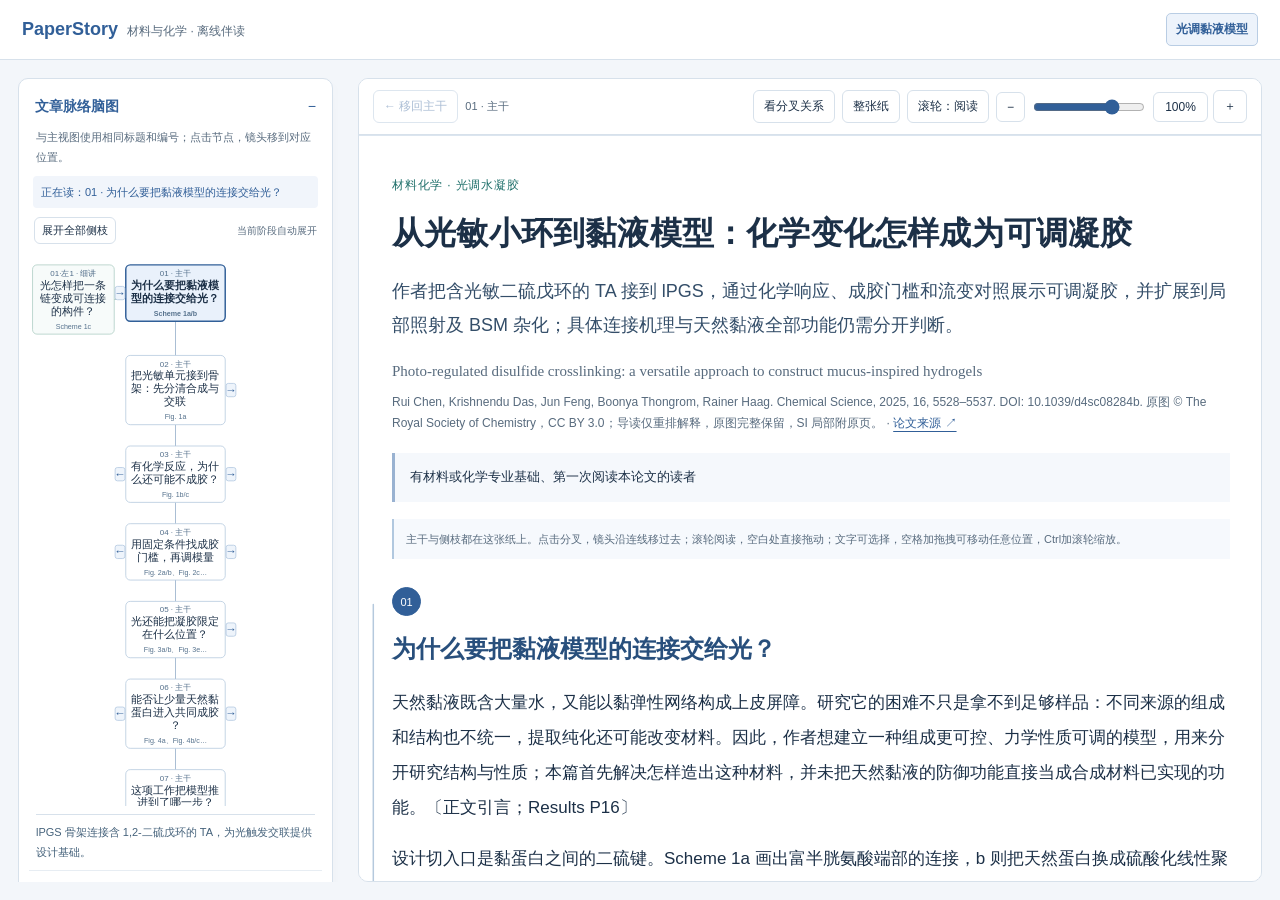
<file: docs/index.html>
<!doctype html><html lang="zh-CN"><head><meta charset="utf-8"><meta name="viewport" content="width=device-width,initial-scale=1"><meta http-equiv="refresh" content="0;url=demo/A.html?v=0.24.0"><meta name="description" content="PaperStory 论文故事线：把跨学科论文与相关补充材料读成有依据的研究故事。交互脑图、图证定位、可缩放正文。"><title>PaperStory｜论文故事线</title></head><body><h1>PaperStory｜论文故事线</h1><p><a href="demo/A.html?v=0.24.0">打开真实论文交互读本</a> · <a href="https://github.com/xuehb5/paper-story-reader">源码与安装说明</a></p></body></html>
</file>
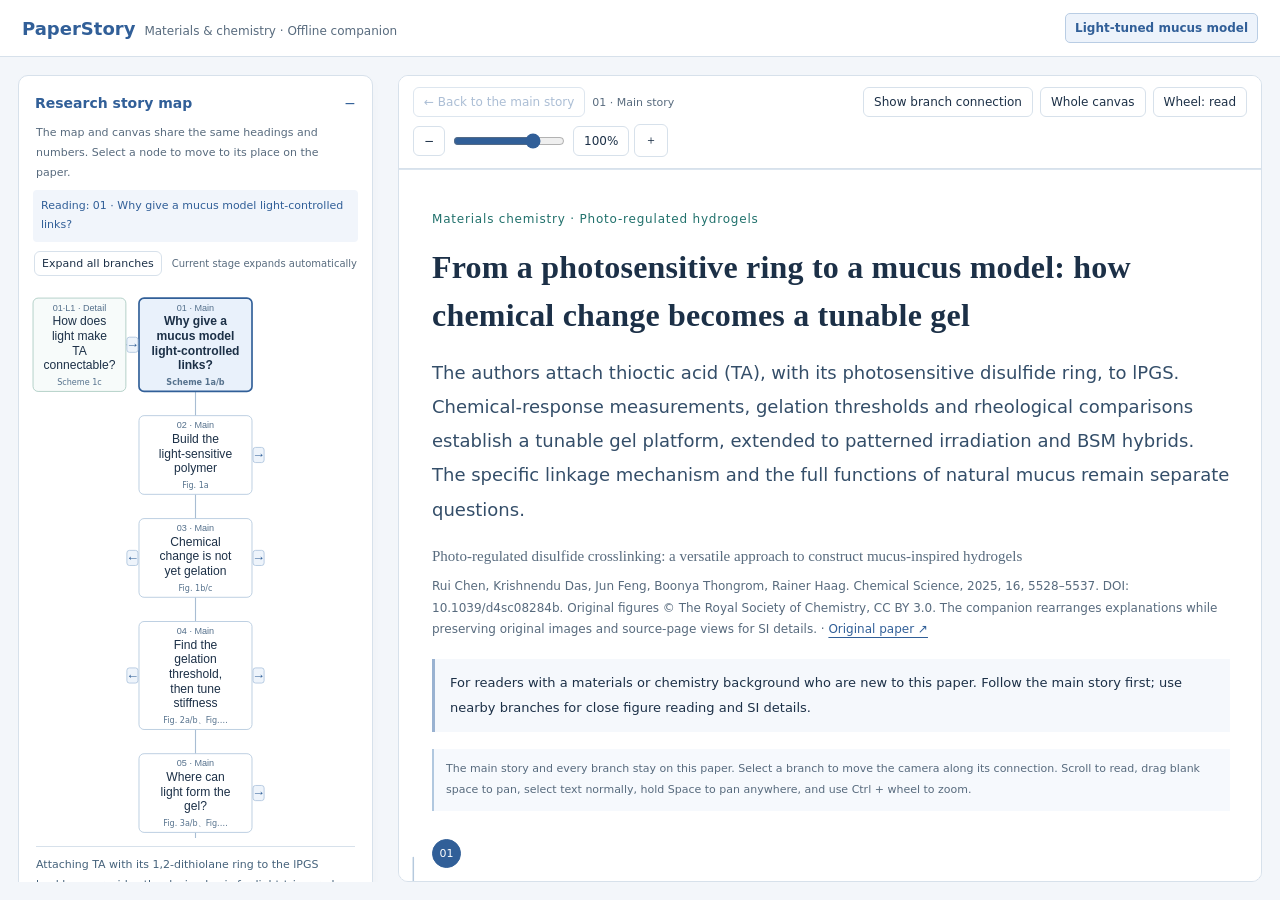
<file: docs/demo-en/index.html>
<!doctype html><html lang="en"><meta charset="utf-8"><meta name="viewport" content="width=device-width,initial-scale=1"><meta http-equiv="refresh" content="0;url=A.html?v=0.24.0"><title>PaperStory · From a photosensitive ring to a mucus model: how chemical change becomes a tunable gel</title><a href="A.html?v=0.24.0">Open the interactive reader: From a photosensitive ring to a mucus model: how chemical change becomes a tunable gel</a></html>
</file>
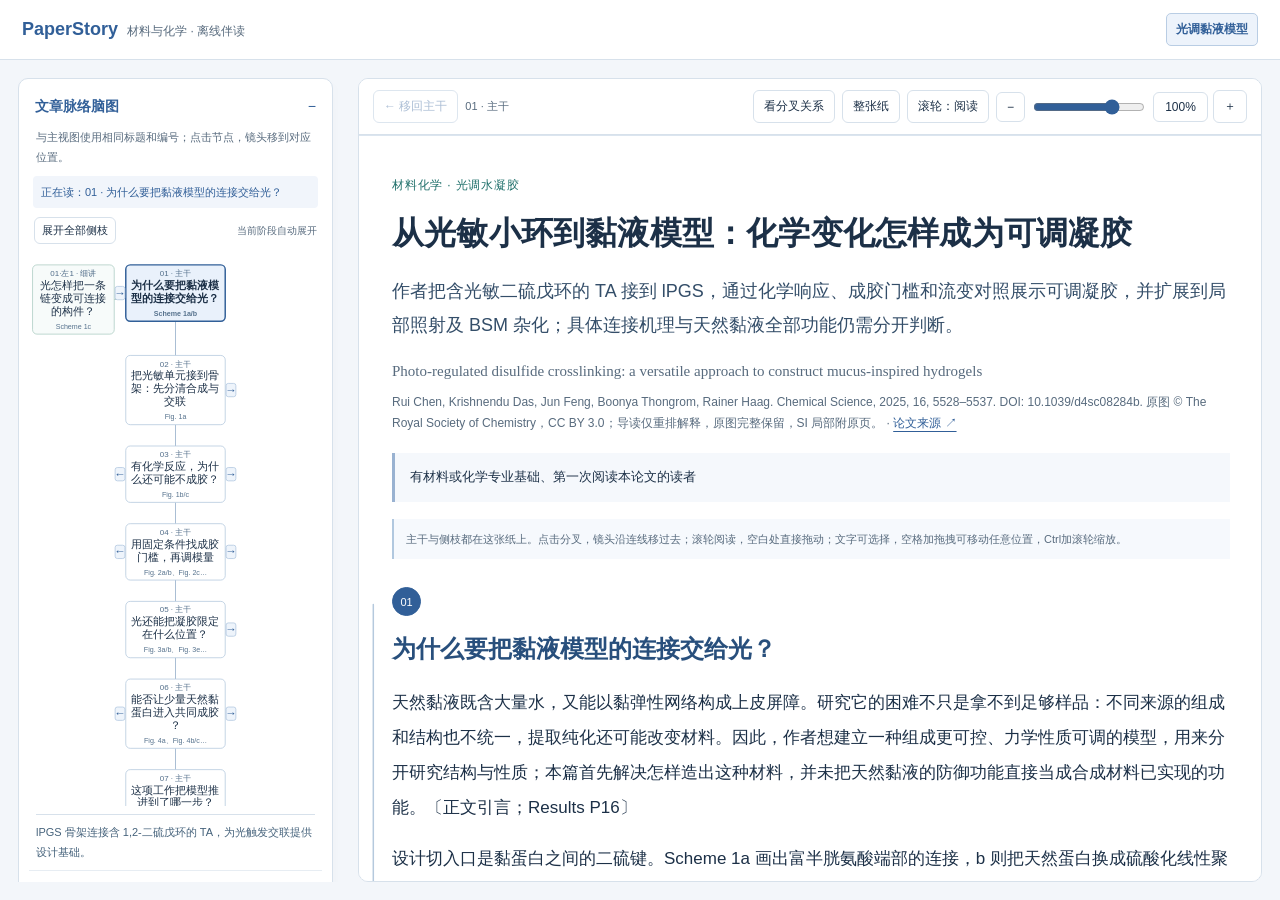
<file: docs/demo/index.html>
<!doctype html><html lang="zh"><meta charset="utf-8"><meta name="viewport" content="width=device-width,initial-scale=1"><meta http-equiv="refresh" content="0;url=A.html?v=0.24.0"><title>PaperStory · 从光敏小环到黏液模型：化学变化怎样成为可调凝胶</title><a href="A.html?v=0.24.0">打开交互读本：从光敏小环到黏液模型：化学变化怎样成为可调凝胶</a></html>
</file>
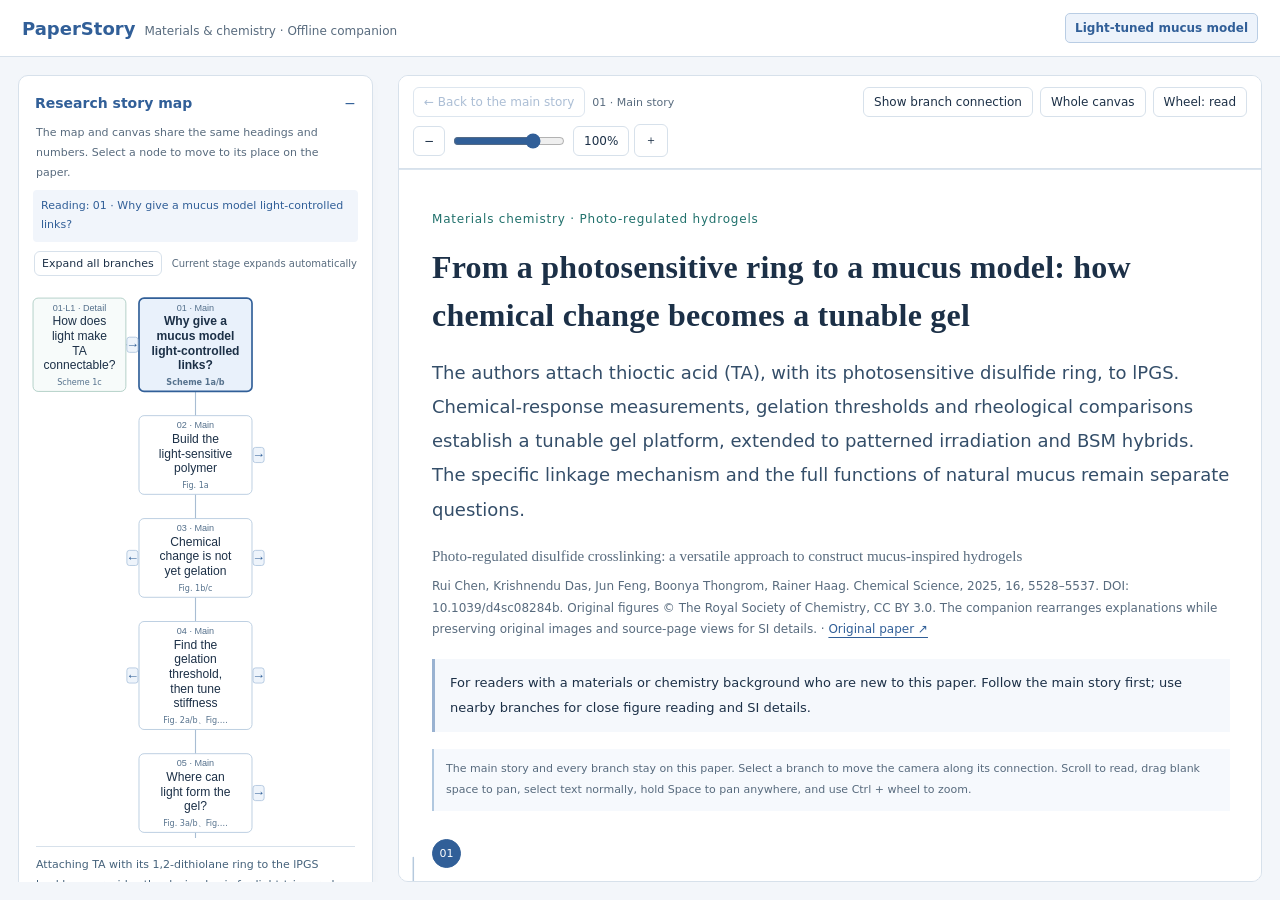
<file: docs/demo-en/A.html>
<!doctype html><html lang="en"><head><meta charset="utf-8"><meta name="viewport" content="width=device-width,initial-scale=1"><title>From a photosensitive ring to a mucus model: how chemical change becomes a tunable gel · PaperStory</title><script>document.documentElement.classList.add('reader-booting');window.addEventListener('error',function(e){if(!e.message||document.documentElement.dataset.readerReady==='true')return;document.documentElement.classList.remove('reader-booting','reader-enhanced');document.documentElement.classList.add('reader-failed');var status=document.getElementById('reader-loading');if(status)status.textContent='The interactive canvas could not start. This is the text fallback. Refresh the page or download the offline reader.';});</script><style>:root{--paper:#fff;--bg:#f3f6fa;--ink:#1c3047;--muted:#586b7e;--blue:#315f98;--teal:#21716c;--line:#d7e1eb;--soft:#edf3fb;font-family:"Microsoft YaHei UI","PingFang SC",sans-serif;color:var(--ink);font-size:16px;color-scheme:light}*{box-sizing:border-box}body{margin:0;background:var(--bg)}a{color:var(--blue);text-underline-offset:4px}button,summary{font:inherit}button{color:var(--ink);border:1px solid var(--line);border-radius:6px;padding:7px 11px;background:#fff;cursor:pointer}button:hover{border-color:var(--blue);background:var(--soft)}a:focus-visible,button:focus-visible,summary:focus-visible{outline:3px solid #ad7a21;outline-offset:4px}p,h1,h2,h3,figure{margin:0}p{line-height:1.98}button,a,summary{-webkit-tap-highlight-color:transparent}summary{cursor:pointer}
.skip{position:fixed;top:-70px;left:10px;background:#fff;padding:12px;z-index:30}.skip:focus{top:10px}.topbar{background:#fff;border-bottom:1px solid var(--line);position:sticky;top:0;z-index:10;display:flex;gap:18px;align-items:center;justify-content:space-between;padding:13px max(22px,calc((100vw - 1320px)/2))}.brand{font-weight:700;font-size:18px;text-decoration:none;white-space:nowrap}.brand small{font-size:12px;color:var(--muted);font-weight:400;margin-left:9px}.case-tabs{display:flex;gap:6px;flex-wrap:wrap}.case-tabs a{font-size:12px;text-decoration:none;border-radius:5px;padding:7px 9px;border:1px solid transparent;color:var(--muted)}.case-tabs a[aria-current=page]{background:var(--soft);border-color:#b9cde4;color:var(--blue);font-weight:700}.case-tabs a:hover{background:var(--soft)}
.layout{display:grid;grid-template-columns:300px minmax(0,820px);gap:38px;max-width:1240px;padding:30px 22px 65px;margin:0 auto;align-items:start}.sidebar{position:sticky;top:86px;min-width:0}.route-card{border:1px solid var(--line);background:#fff;border-radius:10px;padding:16px 10px 10px;box-shadow:0 5px 20px #193b5605}.route-card>summary{padding:0 6px 12px;font-size:14px;font-weight:700;color:var(--blue);list-style:none}.route-card>summary::-webkit-details-marker{display:none}.route-card>summary::after{content:"−";float:right;font-weight:400}.route-card:not([open])>summary::after{content:"＋"}.route-card>p{font-size:11px;line-height:1.8;margin:0 7px 7px;color:var(--muted)}.flow-wrap{max-height:calc(100vh - 210px);min-height:240px;overflow:auto}.flow{display:block;width:100%;height:auto}.flow-edge{fill:none;stroke:#97adc5;stroke-width:1.5}.flow-edge.interpretation{stroke-dasharray:5 4}.edge-label{font:10.5px "Microsoft YaHei UI",sans-serif;fill:#657a91;text-anchor:middle;paint-order:stroke;stroke:#fff;stroke-width:4px}.flow-node rect{fill:#fff;stroke:#aec1d7;stroke-width:1.25}.flow-node text{fill:var(--ink);text-anchor:middle;font:15px "Microsoft YaHei UI",sans-serif}.flow-node .node-role{font-size:10px;fill:var(--blue)}.flow-node:hover rect,.flow-node:focus-visible rect{fill:#eff5fd;stroke:var(--blue);stroke-width:2.5}.flow-node.active rect{fill:#e9f1fb;stroke:var(--blue);stroke-width:2.8}.flow-node.active .node-role{font-weight:700}.flow-node.active text{font-weight:600}.route-foot{font-size:11px;color:var(--muted);line-height:1.9;padding:8px 8px 0;border-top:1px solid #e7edf3}.route-foot a{display:block;margin-top:6px}.reading{min-width:0;background:#fff;border:1px solid var(--line);border-radius:11px;padding:34px 42px 38px}.kicker{font-size:12px;color:var(--teal);letter-spacing:.8px;margin-bottom:11px}h1{font-family:"Source Han Serif SC","Noto Serif CJK SC",SimSun,serif;font-size:32px;line-height:1.5;letter-spacing:.2px}.thesis{font-size:18px;line-height:1.9;margin:17px 0;color:#344e69}.paper-title{font-family:Georgia,"Times New Roman",serif;font-size:15px;line-height:1.7;color:var(--muted);margin:13px 0 7px}.citation{font-size:12px;line-height:1.8;color:var(--muted)}.audience{font-size:13px;padding:12px 15px;border-left:3px solid #99b2d1;background:#f5f8fc;margin-top:18px;line-height:1.9}.status{font-size:11px;color:var(--muted);margin-top:12px}.article-section{padding-top:35px;margin-top:30px;border-top:1px solid var(--line);scroll-margin-top:90px}.article-section h2{font-size:23px;line-height:1.65;font-weight:700;margin-bottom:18px}.article-section p.prose{font-size:17px;line-height:2;margin:16px 0;text-align:justify;overflow-wrap:anywhere;scroll-margin-top:105px}.article-section h2:focus,.prose:focus{outline:none}.landing{background:#edf4fe;box-shadow:0 0 0 8px #edf4fe;border-radius:2px}.prose:target{background:#edf4fe;box-shadow:0 0 0 7px #edf4fe}.reading-ref{font-size:11px;line-height:1.9;color:var(--muted);margin-top:22px;overflow-wrap:anywhere}.figure{margin:22px 0 26px;border:1px solid var(--line);border-radius:7px;overflow:hidden;background:#fff}.figure-image{width:100%;padding:12px;display:block;border:0;border-radius:0;background:#fff}.figure-image:hover{background:#f8fafd}.figure-image img{display:block;width:100%;height:auto;max-height:630px;object-fit:contain}.figure figcaption{padding:12px 15px 14px;background:#f7f9fc}.figure-label{font-size:12px;font-weight:700;color:var(--blue)}.figure.si .figure-label{color:var(--teal)}.figure.si figcaption{background:#eff7f5}.figure-title{font-size:14px;font-weight:600;line-height:1.7;margin:3px 0}.figure-caption{font-size:12px;line-height:1.9;color:#52677a}.figure-actions{display:flex;gap:6px;flex-wrap:wrap;align-items:center;margin-top:9px}.figure-actions button{padding:5px 8px;font-size:11px}.source-loc{font-size:11px;color:var(--muted);margin-left:auto}.supplement{border:1px solid #b9d6d1;background:#f5faf9;border-radius:7px;margin:24px 0;padding:12px 15px}.supplement>summary{color:var(--teal);font-weight:600;font-size:14px;line-height:1.8}.supplement p{font-size:15px;margin:12px 0;line-height:1.95}.supplement .figure{margin:14px 0 0}.coverage{margin-top:34px;border-top:1px solid var(--line);padding-top:18px}.coverage summary{font-size:13px;color:var(--muted)}.coverage p,.coverage li{font-size:12px;line-height:1.9;color:var(--muted);margin-top:10px;overflow-wrap:anywhere}.coverage ul{padding-left:20px}.bottom-links{display:flex;gap:14px;flex-wrap:wrap;justify-content:space-between;margin-top:28px;font-size:12px}.sr-only{position:absolute;width:1px;height:1px;overflow:hidden;clip:rect(0,0,0,0);white-space:nowrap}
dialog{padding:0;border:1px solid var(--line);border-radius:10px;background:#fff;color:var(--ink);width:min(1120px,95vw);max-width:95vw;max-height:95vh;box-shadow:0 30px 80px #11284060}dialog::backdrop{background:#172f46b5}.modal-head{display:flex;gap:16px;align-items:center;justify-content:space-between;padding:13px 16px;border-bottom:1px solid var(--line)}.modal-head h2{font-size:16px;line-height:1.6}.modal-head p{font-size:11px;color:var(--muted);line-height:1.7}.modal-controls{display:flex;gap:5px;flex-wrap:wrap;flex-shrink:0}.modal-controls button{font-size:12px;padding:6px 9px}.modal-controls button[aria-pressed=true]{background:var(--soft);border-color:var(--blue)}.image-stage{background:#e8eef5;padding:15px;overflow:auto;max-height:78vh;text-align:center}.image-stage img{height:auto;max-width:none;display:block;margin:0 auto;background:#fff}
@media(min-width:1600px){.layout{max-width:1330px;grid-template-columns:320px minmax(0,850px);gap:54px}.reading{padding-left:47px;padding-right:47px}.article-section p.prose{font-size:18px}.sidebar{top:88px}}
@media(max-width:1050px){.layout{grid-template-columns:255px minmax(0,1fr);gap:22px;padding-left:16px;padding-right:16px}.reading{padding:27px}.flow-node text{font-size:16px}.case-tabs a{font-size:11px;padding:6px}h1{font-size:28px}.article-section h2{font-size:21px}}
@media(max-width:820px){.topbar{position:relative;padding:12px 15px;align-items:flex-start;flex-wrap:wrap;gap:8px}.brand small{font-size:11px}.case-tabs{width:100%;gap:3px}.case-tabs a{font-size:11px;padding:6px 7px}.layout{display:flex;flex-direction:column;padding:15px 12px 38px;gap:14px}.sidebar{position:static;width:100%}.route-card{padding:13px 12px 3px}.route-card>summary{padding-bottom:9px}.route-card[open]{padding-bottom:10px}.flow-wrap{max-height:560px}.flow{max-width:350px;margin:0 auto}.reading{width:100%;padding:23px 21px}.article-section p.prose{font-size:16px;line-height:2;text-align:left}.article-section{scroll-margin-top:15px;padding-top:24px;margin-top:24px}.article-section p.prose{scroll-margin-top:26px}h1{font-size:27px}.thesis{font-size:17px}.article-section h2{font-size:21px}.figure-image{padding:7px}.source-loc{margin-left:0;width:100%}.modal-head{flex-direction:column;align-items:flex-start;gap:9px}.modal-controls{width:100%}.modal-controls button:last-child{margin-left:auto}.status{line-height:1.8}}
@media(max-width:380px){.reading{padding:20px 16px}.layout{padding-left:9px;padding-right:9px}.case-tabs a{padding:5px 6px;font-size:10px}h1{font-size:25px}.article-section h2{font-size:20px}}
@media(prefers-reduced-motion:reduce){*{scroll-behavior:auto!important;transition:none!important}}
@media print{body{background:white}.topbar,.sidebar,.figure-actions,.bottom-links,.status,dialog{display:none}.layout{display:block;padding:0;max-width:none}.reading{border:0;padding:0}.figure{break-inside:avoid}.figure-image img{max-height:600px}.article-section p.prose{font-size:11pt}.article-section h2{font-size:16pt}.supplement{break-inside:avoid}}
/* Panel walkthrough revision: local reading tasks and an explicit figure outline. */
[hidden]{display:none!important}.sidebar:has(.panel-outline){max-height:calc(100vh - 104px);overflow:auto;overscroll-behavior:contain;padding-right:5px;scrollbar-width:thin}.panel-outline{margin-top:12px;padding-bottom:12px}.panel-group{border-top:1px solid var(--line);margin:5px 5px 0;padding-top:7px}.panel-group>summary{font-size:12px;line-height:1.75;font-weight:600;padding:5px 2px}.panel-group ol{list-style:none;margin:4px 0 9px;padding:0}.outline-link{display:flex;gap:8px;padding:8px 7px;text-decoration:none;border-left:3px solid transparent;border-radius:3px;line-height:1.55}.outline-number{font-size:10px;color:#73869b;padding-top:2px;min-width:16px}.outline-link b{display:block;font-size:11px;font-weight:600}.outline-link small{display:block;font-size:11px;color:var(--muted);line-height:1.65}.outline-link:hover{background:var(--soft)}.outline-link.active{border-left-color:var(--blue);background:#e9f1fb}.outline-link.active b{font-weight:800}.reading-order{font-size:13px;line-height:1.9;color:var(--teal);background:#f0f7f7;border-left:3px solid #a1c7c1;padding:10px 13px;margin:15px 0 22px;overflow-wrap:anywhere}.panel-step{border-top:1px solid #e0e8f1;margin:32px 0 28px;padding-top:23px;scroll-margin-top:95px}.step-heading{display:flex;gap:13px;align-items:flex-start;font-size:19px;line-height:1.7}.step-number{font-size:11px;white-space:nowrap;color:var(--muted);padding-top:6px;font-weight:400}.panel-name{display:block;font-size:13px;color:var(--blue);line-height:1.7;margin-bottom:2px}.panel-step .figure{margin-top:18px}.panel-step .figure-title{display:none}.panel-step .panel-lead{color:#2d4b68}.supplement .panel-step{border-color:#c9dcd9;margin-top:20px;padding-top:18px}.supplement .panel-name{color:var(--teal)}.supplement .step-heading{font-size:17px}.panel-step .figure-caption{color:#52677a}.panel-step p:last-child{margin-bottom:0}
@media(max-width:820px){.sidebar:has(.panel-outline){max-height:none;overflow:visible;padding-right:0}.panel-outline{margin-top:9px}.panel-group>summary{font-size:13px}.outline-link b,.outline-link small{font-size:12px}.panel-step{margin-top:27px;padding-top:20px;scroll-margin-top:20px}.step-heading{font-size:18px;gap:10px}.reading-order{font-size:12px}.modal-controls{row-gap:7px}}
@media print{.panel-step{break-inside:auto}.panel-step .figure{break-inside:avoid}.reading-order{background:white}}
.figure{scroll-margin-top:95px}.figure:focus{outline:none}@media(max-width:820px){.figure{scroll-margin-top:26px}}
/* The argument is the reading path. Panel teaching remains local and optional. */
.local-reading{margin:24px 0;border-top:1px solid #d7e1eb;border-bottom:1px solid #d7e1eb;padding:12px 4px;background:#f8fafc}.local-reading>summary{font-size:13px;line-height:1.8;color:var(--blue);padding:2px 8px}.local-reading[open]{padding:14px 16px}.local-reading .panel-step{margin:20px 0;padding-top:18px}.local-reading .step-heading{font-size:17px}.local-reading .prose{font-size:15px!important;line-height:1.95!important}.local-reading .step-number{font-size:10px}.figure-row{display:grid;grid-template-columns:repeat(3,minmax(0,1fr));gap:10px;align-items:start;margin:20px 0}.figure-row .figure{margin:0}.figure-row .figure-image{padding:5px}.figure-row figcaption{padding:9px}.figure-row .figure-caption{font-size:11px}.figure-row .figure-label{font-size:11px}.figure-row .figure-actions{gap:4px}.figure-row .figure-actions button{font-size:10px;padding:4px 6px}.outline-number{min-width:22px}.sidebar:has(.panel-outline){padding-bottom:5px}.article-section>p.prose{line-height:2.05}.flow-node .node-role{font-size:9px}
@media(max-width:820px){.local-reading[open]{padding:12px 10px}.figure-row{display:block}.figure-row .figure{margin:14px 0}.local-reading>summary{font-size:13px}}
/* A connected story trunk with optional question branches. */
.story-tree ol,.tree-branches{list-style:none;margin:0;padding:0}.story-tree{margin:9px 2px 3px}.story-node{position:relative;margin-left:11px;border-left:1.5px solid #b7c9dd;padding:0 0 9px 11px}.story-node:last-child{border-left-color:transparent;padding-bottom:0}.story-node::before{content:"";position:absolute;width:9px;height:9px;left:-5.5px;top:21px;border:1.5px solid #9db3cc;border-radius:50%;background:#fff}.story-node.active::before{background:var(--blue);border-color:var(--blue);box-shadow:0 0 0 3px #e0eaf7}.story-node-head{display:flex;align-items:flex-start;gap:3px}.story-link{display:flex;gap:7px;min-width:0;flex:1;padding:8px 5px;border-radius:5px;text-decoration:none;border-left:3px solid transparent}.story-number{font-size:10px;color:#75889d;margin-top:3px}.story-node-copy{min-width:0}.story-link .node-role{display:block;font-size:10px;color:var(--muted);line-height:1.6;margin-bottom:3px}.story-link strong{display:block;font-size:13px;line-height:1.75;font-weight:600}.story-link:hover{background:#f1f5fa}.story-link.active{border-left-color:var(--blue);background:#eaf2fd}.story-link.active strong{font-weight:800}.story-result{display:none;font-size:11px;color:#405f7a;line-height:1.8;margin-top:7px;border-top:1px solid #cbdcf0;padding-top:6px}.story-link.active .story-result{display:block}.story-node.active>.story-node-head .node-role::before{content:"正在读 · ";color:var(--blue);font-weight:700}.branch-toggle{margin-top:12px;width:28px;min-width:28px;padding:2px 0;border-color:#c5d4e5;font-size:14px;line-height:1.2}.branch-toggle small{display:block;font-size:9px;color:var(--muted);line-height:1.5}.tree-branches{margin:2px 0 8px 13px!important;padding-left:9px!important;border-left:1px dashed #c0cedb}.branch-link{display:block;font-size:11px;line-height:1.75;padding:7px 6px;border-left:2px solid transparent;text-decoration:none;border-radius:3px}.branch-link strong{font-size:11px;font-weight:500;display:block}.branch-link small{display:block;color:var(--muted);font-size:10px;line-height:1.7}.branch-link:hover{background:#f3f7fb}.branch-link.active{background:#edf6f3;border-left-color:var(--teal)}.branch-link.active strong{font-weight:800;color:var(--teal)}.route-card>.current-location{font-size:11px;color:var(--blue);background:#f1f5fb;padding:7px 8px;margin:8px 4px 9px;line-height:1.7;border-radius:4px}.relation-overview{margin-top:10px}.return-trunk{display:block;font-size:12px;line-height:1.9;margin:16px 0 3px;padding-top:10px;border-top:1px solid var(--line)}.story-detail{scroll-margin-top:95px}.story-detail:focus{outline:none}.figure-row{grid-template-columns:repeat(var(--figure-columns,3),minmax(0,1fr))}.compact-evidence .figure-image img{max-height:400px}.compact-evidence.si .figure-image img{max-height:340px}.story-detail .compact-evidence .figure-image img{max-height:560px}.reading{overflow-anchor:none}.relation-node rect{fill:#fff;stroke:#aec1d7;stroke-width:1.25}.relation-node text{fill:var(--ink);text-anchor:middle;font:15px "Microsoft YaHei UI",sans-serif}.relation-node .node-role{font-size:9px;fill:var(--blue)}.relation-node.active rect{stroke:var(--blue);stroke-width:2.8;fill:#e9f1fb}.relation-node:hover rect{stroke:var(--blue);fill:#eff5fd}.relation-node:focus-visible rect{stroke:#ad7a21;stroke-width:2.5}
@media(max-width:820px){.story-link strong{font-size:14px}.story-link .node-role{font-size:11px}.story-result,.branch-link strong{font-size:12px}.branch-link small{font-size:11px}.story-detail{scroll-margin-top:26px}.compact-evidence .figure-image img{max-height:380px}}
#route-current{display:none}#route>summary{position:sticky;top:0;z-index:3;background:#fff;padding-top:3px}.route-card>.current-location{position:sticky;top:31px;z-index:2}
@media(max-width:820px){body:has(#route){padding-bottom:76px}#route{position:fixed;left:12px;right:12px;bottom:12px;z-index:25;max-height:calc(100dvh - 28px);overflow-y:auto;margin:0;background:#fff;box-shadow:0 6px 30px #193b5633;padding-bottom:3px}#route[open]{padding-bottom:10px}#route>summary{padding:5px 6px 10px}#route-current{display:inline;font-size:11px;font-weight:400;color:var(--muted)}#route[open] #route-current{display:none}.route-card>.current-location{position:static}.story-tree{padding-bottom:5px}}
/* The tree belongs to the prose; the left navigation remains a mind map. */
.story-body-tree{position:relative;border-left:2px solid #c3d5e7;margin:30px 0 0 7px}.story-body-tree>.article-section{position:relative;margin:0;padding:25px 0 22px 24px;border-top:0}.story-body-tree>.article-section::before{content:"";position:absolute;left:-7px;top:36px;width:12px;height:12px;border:2px solid #9db5d0;border-radius:50%;background:#fff}.story-body-tree>.article-section.active-story::before{background:var(--blue);border-color:var(--blue);box-shadow:0 0 0 4px #e9f1fa}.story-body-tree>.article-section.active-story>h2{color:#284f7c}.story-body-tree .story-detail{position:relative;margin:22px 0 22px 16px;border:1px solid #d7e1eb;border-left:3px solid #9fb9d5;border-radius:0 6px 6px 0;padding:10px 12px;background:#f8fafc}.story-body-tree .story-detail::before{content:"";position:absolute;left:-43px;top:22px;width:40px;border-top:1px solid #bdcfe1}.story-body-tree .story-detail>summary{font-size:13px;line-height:1.8;color:var(--blue);padding:2px 0}.story-body-tree .story-detail[open]{padding:13px 15px}.story-body-tree .story-detail.active-branch{border-left-color:var(--teal);background:#f4f9f7}.story-body-tree .supplement{border-left-color:#87b5ac;background:#f4f9f7}.story-body-tree .supplement>summary{color:var(--teal)}.route-card>.current-finding{font-size:11px;line-height:1.8;color:#45627b;border-top:1px solid var(--line);margin-top:8px;padding-top:8px}.map-node.active .node-role{font-weight:800}.map-node.active text{font-weight:600}.flow-wrap{min-height:0}
@media(max-width:820px){.story-body-tree{margin-left:3px}.story-body-tree>.article-section{padding-left:15px;padding-top:23px}.story-body-tree>.article-section::before{top:32px;left:-6px;width:10px;height:10px}.story-body-tree .story-detail{margin-left:8px;padding-left:9px;padding-right:9px}.story-body-tree .story-detail::before{left:-26px;width:23px}.story-body-tree .story-detail[open]{padding:12px 9px}.flow{max-width:340px}}
@media print{.story-body-tree{border:0;margin:0}.story-body-tree>.article-section{padding-left:0}.story-body-tree>.article-section::before,.story-body-tree .story-detail::before{display:none}}
/* Single-paper world with a continuously animated camera. */
[hidden]{display:none!important}
.paper-tools,.paper-tip{display:none}
.paper-trunk{padding:30px}.paper-connections{display:none}
.story-body-tree.spatial-tree{border:0;margin:20px 0 0}.spatial-tree>.story-trunk::before{display:none}
.junction-entries{display:none}.story-detail .branch-heading{font-size:21px;line-height:1.75}.leaf-kind{display:block;font-size:11px;color:var(--teal);font-weight:400;margin-bottom:7px}
.reader-enhanced .paper-reader{height:100dvh;overflow:hidden;display:flex;flex-direction:column}
.reader-enhanced .paper-reader>.topbar{flex:none;position:relative}
.reader-enhanced .paper-reader>.layout{display:grid;grid-template-columns:260px minmax(0,1fr);gap:20px;max-width:none;width:100%;margin:0;padding:18px;flex:1;min-height:0;align-items:stretch;overflow:hidden}
.reader-enhanced .paper-reader .sidebar{position:relative;top:0;min-height:0;max-height:none;overflow:auto;padding-bottom:8px;scrollbar-width:thin}
.reader-enhanced .paper-reader .flow-wrap{max-height:calc(100dvh - 350px);min-height:200px}
.reader-enhanced .paper-reader .reading{padding:0;min-width:0;min-height:0;display:flex;flex-direction:column;overflow:hidden;border-radius:10px;position:relative}
.reader-enhanced .paper-tools{display:flex;align-items:center;gap:7px;flex-wrap:wrap;background:#fff;padding:11px 14px;border-bottom:1px solid var(--line);flex:none;z-index:3}
.paper-tools button{font-size:12px;padding:7px 10px}.paper-tools button:disabled{opacity:.4;cursor:default}.paper-tools #paper-return{border-color:#abc1d8;color:var(--blue)}
.paper-tools #paper-position{font-size:11px;color:var(--muted)}.paper-tool-gap{flex:1;min-width:5px}
.paper-zoom{display:flex;align-items:center;gap:5px;min-width:0}.paper-zoom input{width:112px;min-width:50px;margin:0 3px;accent-color:var(--blue);cursor:ew-resize}.paper-zoom #paper-scale{min-width:55px;font-variant-numeric:tabular-nums}.paper-tools #paper-wheel-mode[aria-pressed=true]{background:var(--soft);color:var(--blue);border-color:#9eb8d3}.paper-zoom input:focus-visible{outline:2px solid #ad7a21;outline-offset:3px;border-radius:4px}
.reader-enhanced .paper-viewport{position:relative;flex:1;min-height:0;overflow:clip;touch-action:none;background:#eaf0f6;outline:none;isolation:isolate}
.paper-viewport:focus-visible{box-shadow:inset 0 0 0 3px #b0c7df}.paper-viewport.pan-ready{cursor:grab}.paper-viewport.panning,.paper-viewport.panning *{cursor:grabbing!important;user-select:none!important}
.reader-enhanced .paper-world{position:absolute;left:0;top:0;transform-origin:0 0;will-change:transform;background:#fff;border:1px solid #dbe5ef;box-shadow:0 0 35px #18364c0b}
.reader-enhanced .paper-trunk{position:absolute;padding:0;z-index:1;overflow:visible}
.reader-enhanced .paper-trunk>header{padding-top:6px}.reader-enhanced .paper-tip{display:block;margin-top:17px;padding:10px 12px;background:#f6f9fd;border-left:2px solid #b1c8df;color:var(--muted);font-size:11px;line-height:1.9}
.reader-enhanced .paper-trunk .spatial-tree,.reader-enhanced .paper-trunk .body-tree-viewport{position:static;margin:0;border:0;overflow:visible}
.reader-enhanced .spatial-tree>.story-trunk{position:static;display:block;margin:0;padding:28px 0 24px;border:0}
.reader-enhanced .spatial-tree>.story-trunk>h2{font-size:24px;line-height:1.65;margin:0 0 17px}
.trunk-stage-marker{display:inline-flex;align-items:center;justify-content:center;width:29px;height:29px;border:1.5px solid #a8c0d9;border-radius:50%;font-size:11px;color:var(--blue);margin:0 0 13px;background:#f6f9fd}
.active-story>.trunk-stage-marker{background:var(--blue);color:#fff;border-color:var(--blue)}
.reader-enhanced .spatial-tree>.story-trunk>p.prose{font-size:17px;line-height:2.05;text-align:left;margin:17px 0}
.reader-enhanced .spatial-tree>.story-trunk>.branch-junction{display:block;position:static;min-height:0;margin:19px 0;padding:0}
.reader-enhanced .branch-junction>.branch-lane{display:contents;position:static}
.reader-enhanced .junction-entries{display:grid;grid-template-columns:minmax(0,1fr) 20px minmax(0,1fr);gap:9px;align-items:start;position:static}
.junction-dot{height:9px;width:9px;justify-self:center;border:1.5px solid #93afcc;border-radius:50%;background:#fff;margin-top:22px;position:relative}
.junction-dot::before{content:"";position:absolute;left:50%;height:30px;border-left:1px solid #b5c9de;top:-33px}
.entry-lane{display:flex;flex-direction:column;gap:8px;min-width:0}
.branch-entry{display:block;position:relative;padding:10px 12px;border:1px solid #c9d9e9;border-radius:6px;text-decoration:none;font-size:12px;line-height:1.7;background:#f8fafd;overflow-wrap:anywhere}
.branch-entry:hover{background:#edf4fc;border-color:#8eaccb}.branch-entry::after{content:"";position:absolute;width:16px;top:26px;border-top:1px solid #a7bfd8}.entry-left .branch-entry::after{right:-17px}.entry-right .branch-entry::after{left:-17px}
.entry-direction{display:block;font-size:10px;color:#5b7691;margin-bottom:3px}
.reader-enhanced .paper-trunk .story-detail{position:absolute!important;margin:0!important;padding:26px 30px!important;min-width:0;border:1px solid #a9c2dc;border-radius:9px;background:#fff;box-shadow:0 5px 25px #18364c0c}
.reader-enhanced .paper-trunk .story-detail::before{display:none}
.reader-enhanced .paper-trunk .story-detail.supplement{border-color:#9dbfb6;background:#fbfdfc}
.reader-enhanced .paper-trunk .story-detail.active-branch{border-color:var(--teal);box-shadow:0 0 0 2px #d5e8e2,0 6px 25px #18364c0c}
.story-detail .branch-heading{margin:0 0 24px;border-bottom:1px solid var(--line);padding-bottom:18px;color:var(--ink)}
.reader-enhanced .paper-trunk .story-detail p,.reader-enhanced .paper-trunk .story-detail .prose{font-size:17px!important;line-height:2!important;text-align:left!important;overflow-wrap:anywhere}
.reader-enhanced .paper-trunk .story-detail .figure-caption{font-size:12px!important;line-height:1.9!important}
.story-detail .panel-step{margin:23px 0 18px;padding-top:16px}.story-detail .step-heading{font-size:20px!important;line-height:1.7}.story-detail .step-number{font-size:11px}.story-detail .figure{margin:20px 0}
.reader-enhanced .paper-connections{display:block;position:absolute;inset:0;width:100%;height:100%;z-index:0;pointer-events:none;overflow:visible}
.paper-connections path{fill:none;stroke:#a8bfd7;stroke-width:2.2;vector-effect:non-scaling-stroke;stroke-linecap:round;stroke-linejoin:round}
.paper-connections path.si-link{stroke:#91b8ac}.paper-connections path.active-link{stroke:var(--teal);stroke-width:3}
.paper-trunk .coverage{margin-bottom:20px}.paper-trunk>.bottom-links{padding-bottom:30px}.paper-trunk .reading-ref{font-size:11px}
@media(max-width:1250px){.reader-enhanced .paper-reader>.layout{display:block;padding:10px;position:relative}.reader-enhanced .paper-reader .reading{height:100%;width:100%}.reader-enhanced .paper-reader .sidebar{position:static;overflow:visible;height:0;padding:0}.reader-enhanced .paper-reader #route{position:fixed;left:auto;right:14px;bottom:14px;width:min(400px,calc(100vw - 28px));max-height:calc(100dvh - 120px);overflow:auto;z-index:20;background:#fff;box-shadow:0 6px 30px #193b5633}.reader-enhanced .paper-reader #panel-nav{position:fixed;right:14px;bottom:73px;width:min(400px,calc(100vw - 28px));max-height:calc(100dvh - 180px);overflow:auto;z-index:19;background:#fff;box-shadow:0 6px 30px #193b5615}.reader-enhanced .paper-reader #route[open]{z-index:22}#route-current{display:inline;font-size:11px;font-weight:400;color:var(--muted)}#route[open] #route-current{display:none}.paper-tools{padding:9px!important;gap:5px!important}.paper-tools button{font-size:11px;padding:6px 8px}.paper-tools #paper-position{font-size:10px}}
@media(max-width:820px){.reader-enhanced .paper-reader>.layout{padding:7px}.reader-enhanced .paper-reader .topbar{padding:9px 12px;gap:5px}.paper-tools #paper-position{width:100%;order:2}.paper-tool-gap{display:none}.paper-tools #paper-context{margin-left:auto}.paper-tools button{padding:6px}.reader-enhanced .paper-trunk .story-detail{padding:19px 15px!important}.reader-enhanced .paper-trunk .story-detail p,.reader-enhanced .paper-trunk .story-detail .prose{font-size:16px!important}.reader-enhanced .spatial-tree>.story-trunk>p.prose{font-size:16px}.reader-enhanced .spatial-tree>.story-trunk>h2{font-size:22px}.story-detail .branch-heading{font-size:19px}.story-detail .step-heading{font-size:18px!important}.reader-enhanced .junction-entries{grid-template-columns:minmax(0,1fr) 14px minmax(0,1fr);gap:5px}.branch-entry{font-size:11px;padding:8px}.branch-entry::after{width:11px}.entry-left .branch-entry::after{right:-12px}.entry-right .branch-entry::after{left:-12px}.reader-enhanced .paper-reader #route,.reader-enhanced .paper-reader #panel-nav{right:10px;width:min(380px,calc(100vw - 20px))}.reader-enhanced .paper-reader .flow-wrap{min-height:120px}}
@media print{.reader-enhanced .paper-reader{height:auto;overflow:visible;display:block}.reader-enhanced .paper-reader>.layout{display:block;overflow:visible}.paper-tools,.paper-tip,.junction-entries,.paper-connections{display:none!important}.reader-enhanced .paper-reader .sidebar{display:none}.reader-enhanced .paper-reader .reading,.reader-enhanced .paper-viewport{display:block;height:auto;overflow:visible}.reader-enhanced .paper-world,.reader-enhanced .paper-trunk{position:static!important;transform:none!important;width:auto!important;height:auto!important}.reader-enhanced .paper-trunk .story-detail{position:static!important;width:auto!important;margin:20px 0!important}.reader-enhanced .branch-junction>.branch-lane{display:block}.trunk-stage-marker{display:none}}
@media(max-width:820px){.paper-zoom{flex:1;min-width:200px}.paper-zoom input{flex:1;width:auto}.paper-tools #paper-position{order:4}.paper-tools #paper-context{margin-left:0}.paper-tools #paper-wheel-mode{margin-left:auto}}
@media(max-width:1250px){.reader-enhanced .paper-reader .reading{height:calc(100% - 128px)}}
/* Reading nodes use the same identities and labels on the paper and map. */
@media(min-width:1251px){.reader-enhanced .paper-reader>.layout{grid-template-columns:320px minmax(0,1fr)}}
.map-actions{display:none}.reader-enhanced .map-actions{display:flex;align-items:center;justify-content:space-between;gap:8px;margin:8px 5px 12px}.map-actions button{font-size:11px;padding:5px 7px}.map-actions span{font-size:10px;color:var(--muted)}
.reading-map{display:none}.reader-enhanced .reading-map{display:block}.map-fallback a{display:block;margin:8px;font-size:12px;line-height:1.8}.reader-enhanced .map-fallback{display:none}
.reading-map .reading-map-edge{fill:none;stroke:#a8bdd3;stroke-width:2.2}.reading-map .detail-edge{stroke:#9ab9b0;stroke-width:2}.reading-map .map-node rect{fill:#fff;stroke:#b3c8dd;stroke-width:1.7}.reading-map .branch-map-node rect{fill:#f7fbfa;stroke:#aacbc1}
.reading-map .map-node .node-role{font:18px "Microsoft YaHei UI",sans-serif;fill:#526e8a;text-anchor:middle}.reading-map .map-node .map-title{font:24px "Microsoft YaHei UI",sans-serif;fill:var(--ink);text-anchor:middle}.reading-map .map-figures{font:16px "Microsoft YaHei UI",sans-serif;fill:#56728d;text-anchor:middle}
.reading-map .map-node.active rect{fill:#e7f2f0;stroke:var(--teal);stroke-width:3.3}.reading-map .main-map-node.active rect{fill:#e9f1fb;stroke:var(--blue)}.reading-map .map-node.map-context rect{fill:#f2f6fc;stroke:#789fc9;stroke-width:2.4;stroke-dasharray:7 4}.reading-map .map-node.active .map-title{font-weight:700}.reading-map .map-node:hover rect,.reading-map .map-node:focus-visible rect{stroke:#8a682c;stroke-width:3}
.map-toggle rect{fill:#eef4fb;stroke:#abc3dd;stroke-width:1.6}.map-toggle text{font:18px "Microsoft YaHei UI",sans-serif;fill:var(--blue);text-anchor:middle}.map-toggle:hover rect,.map-toggle:focus-visible rect{stroke:#8a682c;stroke-width:3}
.paper-overview,.scientific-map{margin:12px 5px 0;padding-top:10px;border-top:1px solid var(--line)}.paper-overview>summary,.scientific-map>summary{font-size:11px;line-height:1.8;color:var(--blue)}.paper-overview p,.scientific-map p{font-size:10px;color:var(--muted);line-height:1.9;margin:8px 0}.relation-key{font-size:11px;line-height:1.9;margin:10px 0}.relation-key>summary{color:var(--blue)}.relation-key ul{padding-left:17px;margin:8px 0}.relation-key li{margin:7px 0;color:var(--muted)}
#paper-mini-map{display:block;width:100%;height:190px;background:#f1f5f9;border:1px solid #d9e3ec;border-radius:5px;margin-top:8px;cursor:crosshair}.mini-paper{fill:#fff}.mini-edge{fill:none;stroke:#95afca;stroke-width:.8;vector-effect:non-scaling-stroke}.mini-node rect{fill:#eaf1fa;stroke:#94b3d4;stroke-width:.7;vector-effect:non-scaling-stroke}.mini-node .mini-branch{fill:#e6f3ed;stroke:#8eb9ab}.mini-node.active rect{fill:#c2ded6;stroke:var(--teal);stroke-width:1.3}.mini-node:hover rect,.mini-node:focus-visible rect{stroke:#ad7a21;stroke-width:2}.mini-viewport{fill:#376b9e15;stroke:#315f98;stroke-width:1.5;vector-effect:non-scaling-stroke}
.paper-connections path.paper-order-edge{stroke:#b5c9dd;stroke-width:1.5}.graph-code{display:inline-block;padding:0 5px;border:1px solid #b4cccf;border-radius:3px;color:#356b70;background:#f2f8f6;font-variant-numeric:tabular-nums}
.reading-map .map-node.in-view rect{fill:#f0f6fb;stroke:#89a7c6}.story-trunk:focus{outline:none}.story-trunk.landing{background:transparent;box-shadow:none}.story-trunk.landing>h2{background:#eef4fc;box-shadow:0 0 0 5px #eef4fc;border-radius:2px}.story-trunk:focus-visible>h2{outline:1.5px solid #a6bfd9;outline-offset:5px}
.map-toggle text{font-size:26px}.reader-enhanced .paper-trunk,.reader-enhanced .story-detail{cursor:grab}.reader-enhanced .paper-trunk p,.reader-enhanced .paper-trunk h1,.reader-enhanced .paper-trunk h2,.reader-enhanced .paper-trunk h3{cursor:text}.reader-enhanced .paper-trunk a,.reader-enhanced .paper-trunk button{cursor:pointer}

/* English uses the same canvas geometry with word-friendly typography. */
html:lang(en){font-family:system-ui,-apple-system,"Segoe UI",sans-serif}
html:lang(en) h1{font-family:Georgia,"Times New Roman",serif}
html:lang(en) .article-section p.prose{text-align:left;overflow-wrap:break-word}
html:lang(en) .flow-node text,html:lang(en) .edge-label{font-family:system-ui,-apple-system,"Segoe UI",sans-serif}
html:lang(en) .scientific-map .flow-node text{font-size:12px}
html:lang(en) .scientific-map .flow-node .node-role{font-size:8px}
html:lang(en) .scientific-map .edge-label{font-size:8px}
@media(min-width:1251px){html:lang(en).reader-enhanced .paper-reader>.layout{grid-template-columns:360px minmax(0,1fr)}}
@media(max-width:820px){html:lang(en) .brand small{display:none}html:lang(en) .paper-tools{flex-wrap:wrap}}
/* Never present an incomplete fallback list as the interactive demo. */
#reader-loading{display:none}.reader-booting #reader-loading{display:grid;position:fixed;inset:0;place-content:center;background:#f6f7f4;color:#34534d;font:16px/1.7 system-ui,sans-serif;z-index:9999}.reader-booting .layout,.reader-booting .topbar{visibility:hidden}.reader-failed #reader-loading{display:block;padding:20px;background:#fff0db;color:#604118}
/* New evidence forms use the existing story canvas, typography and navigation. */
.evidence-block{margin:22px 0;border:1px solid var(--line);border-radius:10px;background:#fff;overflow:hidden;scroll-margin-top:105px}
.evidence-block>header{padding:15px 17px 10px;background:#f5f8fc}
.evidence-block h3{font-size:17px;line-height:1.6;margin:5px 0 0;overflow-wrap:anywhere}
.evidence-table-scroll{overflow:auto;max-width:100%;padding:0 8px}
.evidence-block table{border-collapse:collapse;width:100%;font-size:14px;line-height:1.65}
.evidence-block th,.evidence-block td{padding:11px 12px;border-bottom:1px solid var(--line);text-align:left;vertical-align:top;min-width:80px;overflow-wrap:anywhere}
.evidence-block th{color:var(--blue);font-weight:700;background:#fafcfe}
.evidence-caption{font-size:14px;line-height:1.85;margin:14px 17px;overflow-wrap:anywhere}
.equation-expression{padding:22px 17px;font-family:Cambria,Georgia,serif;font-size:23px;line-height:1.8;overflow:auto;text-align:center;white-space:pre-wrap}
.equation-expression math{font-size:1.1em;max-width:100%}
.equation-variables{display:grid;grid-template-columns:minmax(55px,auto) 1fr;gap:8px 14px;margin:0 17px 16px;font-size:14px;line-height:1.8}
.equation-variables dt{font-family:Cambria,Georgia,serif;font-weight:700}
.equation-variables dd{margin:0;overflow-wrap:anywhere}
.evidence-block blockquote{border-left:3px solid #99b2d1;margin:18px;padding:0 0 0 15px;white-space:pre-wrap;font-size:17px;line-height:1.9;overflow-wrap:anywhere}
.evidence-source{display:block;font-size:12px;line-height:1.8;padding:12px 17px;border-top:1px solid var(--line);overflow-wrap:anywhere}
.flow-edge.relation-association{stroke-dasharray:2 4}
.flow-edge.relation-assumption,.flow-edge.relation-next_question{stroke-dasharray:6 4}
.flow-edge.relation-contradiction{stroke:#a86658;stroke-dasharray:4 3}
.flow-edge.relation-deduction{stroke:#48766c;stroke-width:2}
@media(max-width:600px){.evidence-block th,.evidence-block td{font-size:13px;padding:9px}.equation-expression{font-size:20px}.equation-variables{grid-template-columns:55px 1fr}}
</style></head><body class="paper-reader"><div id="reader-loading" role="status" aria-live="polite">Preparing the interactive story map and paper canvas…</div>
<a class="skip" href="#reading">Skip to the reading companion</a>
<header class="topbar"><a class="brand" href="index.html">PaperStory<small>Materials & chemistry · Offline companion</small></a><nav class="case-tabs" aria-label="Switch worked examples"><a href="A.html" aria-current="page">Light-tuned mucus model</a></nav></header>
<main class="layout"><aside class="sidebar" aria-label="Paper navigation"><details class="route-card" id="route" open><summary>Research story map<small id="route-current"></small></summary><p>The map and canvas share the same headings and numbers. Select a node to move to its place on the paper.</p><p class="current-location" id="current-location" aria-live="polite">Reading: beginning of the story</p><div class="map-actions"><button id="map-expand-all" aria-pressed="false">Expand all branches</button><span>Current stage expands automatically</span></div><div class="flow-wrap"><svg class="flow reading-map" id="reading-map" role="group" aria-label="Reading structure shared with the main canvas"></svg><nav class="map-fallback"><a href="#question">01 · Why give a mucus model light-controlled links?</a><a href="#building">02 · Build the light-sensitive polymer</a><a href="#threshold">03 · Chemical change is not yet gelation</a><a href="#mechanics">04 · Find the gelation threshold, then tune stiffness</a><a href="#space">05 · Where can light form the gel?</a><a href="#hybrid">06 · Can natural mucin take part in gelation?</a><a href="#limits">07 · What has the model demonstrated?</a><a href="#branch-question-1">01·L1 · How does light make TA connectable?</a><a href="#branch-building-1">02·R1 · How does SI establish TA grafting?</a><a href="#branch-threshold-1">03·R1 · Why does the spectrum change without a gel?</a><a href="#branch-threshold-2">03·L1 · What does Fig. 1d actually summarize?</a><a href="#branch-mechanics-1">04·L1 · How should we read these rheology curves?</a><a href="#branch-mechanics-2">04·R1 · When does it gel, and how stiff does it get?</a><a href="#branch-mechanics-3">04·L2 · What does SEM add?</a><a href="#branch-space-1">05·R1 · How do mask shapes support spatial control?</a><a href="#branch-hybrid-1">06·L1 · Why pair Fig. 4b with a dark control?</a><a href="#branch-hybrid-2">06·R1 · Which sample is in each SEM panel?</a><a href="#branch-hybrid-3">06·R2 · What does S13 add to the time comparison?</a></nav></div><p class="current-finding" id="current-finding" hidden></p><div class="route-foot">Vertical: story order · Left/right: related explanations<a href="#reading">Return to the beginning ↑</a></div><details class="paper-overview" id="paper-overview"><summary>Canvas overview · Select to move</summary><svg id="paper-mini-map" role="group" aria-label="Paper positions and current viewport"></svg><p>The frame marks your viewport. Select a content block to move closer.</p></details><details class="scientific-map" id="scientific-map"><summary>Scientific argument</summary><p>Follow how evidence supports a claim. The story map above handles reading order; an argument node opens the relevant explanation.</p><svg class="flow" viewBox="0 0 340 552" role="group" aria-labelledby="flow-title"><title id="flow-title">Light-tuned mucus model: questions and evidence</title><defs><marker id="arrow" viewBox="0 0 10 10" refX="9" refY="5" markerWidth="5" markerHeight="5" orient="auto-start-reverse"><path d="M0 0L10 5L0 10Z" fill="#97adc5"/></marker></defs><path class="flow-edge relation-support" data-relation="support" d="M85 192 C85 102.0 170 102.0 170 12" marker-end="url(#arrow)"><title>supports the photosensitive design</title></path><text class="edge-label"><tspan x="127.5" y="89.0">supports the</tspan><tspan x="127.5" y="98.0">photosensitive</tspan><tspan x="127.5" y="107.0">design</tspan></text><path class="flow-edge relation-support" data-relation="support" d="M255 192 C255 102.0 170 102.0 170 12" marker-end="url(#arrow)"><title>supplies wet-state gelation evidence</title></path><text class="edge-label"><tspan x="212.5" y="89.0">supplies wet-</tspan><tspan x="212.5" y="98.0">state gelation</tspan><tspan x="212.5" y="107.0">evidence</tspan></text><path class="flow-edge interpretation relation-interpretation" data-relation="interpretation" d="M255 192 C255 214.0 170 214.0 170 236" marker-end="url(#arrow)"><title>next test: exposure at fixed formulation</title></path><text class="edge-label"><tspan x="212.5" y="201.0">next test:</tspan><tspan x="212.5" y="210.0">exposure at fixed</tspan><tspan x="212.5" y="219.0">formulation</tspan></text><path class="flow-edge interpretation relation-interpretation" data-relation="interpretation" d="M170 80 C170 94 332 94 332 112 L332 324 Q332 338 255 338 L255 348" marker-end="url(#arrow)"><title>proposes joint connections with BSM</title></path><path class="flow-edge relation-support" data-relation="support" d="M85 416 C85 438.0 170 438.0 170 460" marker-end="url(#arrow)"><title>sets the tested spatial-control scope</title></path><text class="edge-label"><tspan x="127.5" y="425.0">sets the tested</tspan><tspan x="127.5" y="434.0">spatial-control</tspan><tspan x="127.5" y="443.0">scope</tspan></text><path class="flow-edge interpretation relation-interpretation" data-relation="interpretation" d="M255 416 C255 438.0 170 438.0 170 460" marker-end="url(#arrow)"><title>supports hybrid gelation; bond identity remains qualified</title></path><text class="edge-label"><tspan x="212.5" y="420.5">supports hybrid</tspan><tspan x="212.5" y="429.5">gelation; bond</tspan><tspan x="212.5" y="438.5">identity remains</tspan><tspan x="212.5" y="447.5">qualified</tspan></text><path class="flow-edge relation-support" data-relation="support" d="M170 304 C170 318 332 318 332 336 L332 436 Q332 450 170 450 L170 460" marker-end="url(#arrow)"><title>sets the measured modulus-tuning scope</title></path><a class="flow-node relation-node scientific-node" data-story-section="question" data-finding="Attaching TA with its 1,2-dithiolane ring to the lPGS backbone provides the design basis for light-triggered crosslinking." href="#question-p2" aria-label="Design the connections"><title>Attaching TA with its 1,2-dithiolane ring to the lPGS backbone provides the design basis for light-triggered crosslinking.</title><rect x="90" y="12" width="160" height="68" rx="7"/><text class="node-role" x="170" y="27">Design rationale · Scheme 1</text><text x="170" y="43">Design the</text><text x="170" y="58">connections</text></a><a class="flow-node relation-node scientific-node" data-story-section="threshold" data-finding="NMR changes coexist with non-gelation in low-concentration 15TA and in 3TA, so chemical change and macroscopic gelation must be evaluated separately." href="#threshold-p2" aria-label="Chemistry versus gelation"><title>NMR changes coexist with non-gelation in low-concentration 15TA and in 3TA, so chemical change and macroscopic gelation must be evaluated separately.</title><rect x="5" y="124" width="160" height="68" rx="7"/><text class="node-role" x="85" y="139">Chemical response · Fig. S5</text><text x="85" y="155">Chemistry versus</text><text x="85" y="170">gelation</text></a><a class="flow-node relation-node scientific-node" data-story-section="mechanics" data-finding="After a fixed 5 min irradiation, the paper&#x27;s G′-dominance criterion gives CGCs of about 7.5% for 6TA and 4% for 15TA (w/v)." href="#mechanics-p2" aria-label="Find a fixed-time CGC"><title>After a fixed 5 min irradiation, the paper&#x27;s G′-dominance criterion gives CGCs of about 7.5% for 6TA and 4% for 15TA (w/v).</title><rect x="175" y="124" width="160" height="68" rx="7"/><text class="node-role" x="255" y="139">Wet mechanics · Fig. 2a/b</text><text x="255" y="155">Find a fixed-time CGC</text></a><a class="flow-node relation-node scientific-node" data-story-section="mechanics" data-finding="At each fixed formulation, G′ rises and then levels with exposure time; comparisons across formulations change both TA loading and mass concentration." href="#mechanics-p3" aria-label="Tune within a formula"><title>At each fixed formulation, G′ rises and then levels with exposure time; comparisons across formulations change both TA loading and mass concentration.</title><rect x="90" y="236" width="160" height="68" rx="7"/><text class="node-role" x="170" y="251">Material response · Fig. 2c/d</text><text x="170" y="267">Tune within a formula</text></a><a class="flow-node relation-node scientific-node" data-story-section="space" data-finding="Masked local irradiation forms a local gel in 4% lPGS-15TA, with a rheological comparison of the extracted gel." href="#space-p1" aria-label="Pattern local gelation"><title>Masked local irradiation forms a local gel in 4% lPGS-15TA, with a rheological comparison of the extracted gel.</title><rect x="5" y="348" width="160" height="68" rx="7"/><text class="node-role" x="85" y="363">Spatial control · Fig. 3</text><text x="85" y="379">Pattern local</text><text x="85" y="394">gelation</text></a><a class="flow-node relation-node scientific-node" data-story-section="hybrid" data-finding="The mixture has low moduli in the dark and higher G′ than the corresponding single components after irradiation, supporting the authors&#x27; interpretation of joint participation in gelation." href="#hybrid-p2" aria-label="Test joint participation"><title>The mixture has low moduli in the dark and higher G′ than the corresponding single components after irradiation, supporting the authors&#x27; interpretation of joint participation in gelation.</title><rect x="175" y="348" width="160" height="68" rx="7"/><text class="node-role" x="255" y="363">Interpretation + controls · Fig. 4b / S9</text><text x="255" y="379">Test joint</text><text x="255" y="394">participation</text></a><a class="flow-node relation-node scientific-node" data-story-section="limits" data-finding="The paper demonstrates a model platform with tunable modulus, local gelation and BSM hybrids; biological function and long-term cycling require separate validation." href="#limits-p2" aria-label="Keep the model bounded"><title>The paper demonstrates a model platform with tunable modulus, local gelation and BSM hybrids; biological function and long-term cycling require separate validation.</title><rect x="90" y="460" width="160" height="68" rx="7"/><text class="node-role" x="170" y="475">Bounded synthesis · Fig. 1–4</text><text x="170" y="491">Keep the model</text><text x="170" y="506">bounded</text></a></svg><details class="relation-key"><summary>Read the argument links</summary><ul><li>Chemistry versus gelation → <b>supports the photosensitive design</b> → Design the connections</li><li>Find a fixed-time CGC → <b>supplies wet-state gelation evidence</b> → Design the connections</li><li>Find a fixed-time CGC → <b>next test: exposure at fixed formulation</b> → Tune within a formula</li><li>Design the connections → <b>proposes joint connections with BSM</b> → Test joint participation</li><li>Pattern local gelation → <b>sets the tested spatial-control scope</b> → Keep the model bounded</li><li>Test joint participation → <b>supports hybrid gelation; bond identity remains qualified</b> → Keep the model bounded</li><li>Tune within a formula → <b>sets the measured modulus-tuning scope</b> → Keep the model bounded</li></ul></details></details></details><details class="panel-outline route-card" id="panel-nav"><summary>Figure index · By research question</summary><p>Expand a research question to find its main-story figures and close-reading explanations.</p><nav aria-label="Figure evidence organized by research question"><details class="panel-group"><summary>Why give a mucus model light-controlled links?</summary><ol><li><a class="outline-link" data-story-section="question" href="#figure-design-ab"><span class="outline-number">Main story</span><span><b>Scheme 1a/b</b><small>From natural connections to a synthetic building block</small></span></a></li><li><a class="outline-link" data-story-section="question" href="#design-chemistry-lead"><span class="outline-number">Close reading</span><span><b>Scheme 1c</b><small>Follow the structural change that introduces light responsiveness</small></span></a></li></ol></details><details class="panel-group"><summary>Build the light-sensitive polymer</summary><ol><li><a class="outline-link" data-story-section="building" href="#figure-synthesis-a"><span class="outline-number">Main story</span><span><b>Fig. 1a</b><small>Follow activated-ester coupling to the attached photosensitive unit</small></span></a></li><li><a class="outline-link" data-story-section="building" href="#identity-nmr-lead"><span class="outline-number">Close reading</span><span><b>Fig. S4d / complete caption</b><small>Find the integration reference, then the characteristic TA signals</small></span></a></li></ol></details><details class="panel-group"><summary>Chemical change is not yet gelation</summary><ol><li><a class="outline-link" data-story-section="threshold" href="#figure-gel-vials"><span class="outline-number">Main story</span><span><b>Fig. 1b/c</b><small>Start with two actual macroscopic gelation outcomes</small></span></a></li><li><a class="outline-link" data-story-section="threshold" href="#nmr-start-lead"><span class="outline-number">Close reading</span><span><b>Fig. S5a</b><small>Begin with a spectrum from a non-gelling formulation</small></span></a></li><li><a class="outline-link" data-story-section="threshold" href="#nmr-cross-check-lead"><span class="outline-number">Close reading</span><span><b>Fig. S5b</b><small>Test the distinction with two more formulations</small></span></a></li><li><a class="outline-link" data-story-section="threshold" href="#nmr-low-grafting-lead"><span class="outline-number">Close reading</span><span><b>Fig. S5c</b><small>Use the 3TA formulation to examine another non-gelling case</small></span></a></li><li><a class="outline-link" data-story-section="threshold" href="#gel-trend-lead"><span class="outline-number">Close reading</span><span><b>Fig. 1d</b><small>Separate the series schematic from actual experimental conditions</small></span></a></li></ol></details><details class="panel-group"><summary>Find the gelation threshold, then tune stiffness</summary><ol><li><a class="outline-link" data-story-section="mechanics" href="#figure-rheology-ab"><span class="outline-number">Main story</span><span><b>Fig. 2a/b</b><small>Find the gelation thresholds at a fixed exposure time</small></span></a></li><li><a class="outline-link" data-story-section="mechanics" href="#rheology-pairs-lead"><span class="outline-number">Close reading</span><span><b>Fig. 2a/b (close reading)</b><small>Read the low-frequency plateau and same-concentration pairs first</small></span></a></li><li><a class="outline-link" data-story-section="mechanics" href="#figure-rheology-cd"><span class="outline-number">Main story</span><span><b>Fig. 2c/d</b><small>Change irradiation time after fixing each formulation</small></span></a></li><li><a class="outline-link" data-story-section="mechanics" href="#rheology-time-course-lead"><span class="outline-number">Close reading</span><span><b>Fig. 2c/d (close reading)</b><small>Read irradiation time horizontally and each formulation&#x27;s modulus vertically</small></span></a></li><li><a class="outline-link" data-story-section="mechanics" href="#morphology-state-lead"><span class="outline-number">Close reading</span><span><b>Fig. 2e/f</b><small>Compare before and after irradiation within each row</small></span></a></li></ol></details><details class="panel-group"><summary>Where can light form the gel?</summary><ol><li><a class="outline-link" data-story-section="space" href="#figure-local-ab"><span class="outline-number">Main story</span><span><b>Fig. 3a/b</b><small>Use a mask to direct light to a local region</small></span></a></li><li><a class="outline-link" data-story-section="space" href="#mask-reading-lead"><span class="outline-number">Close reading</span><span><b>Fig. 3c/d</b><small>Read each photomask together with its Petri dish</small></span></a></li><li><a class="outline-link" data-story-section="space" href="#figure-local-ef"><span class="outline-number">Main story</span><span><b>Fig. 3e/f</b><small>The locally formed region still needs a mechanical test</small></span></a></li></ol></details><details class="panel-group"><summary>Can natural mucin take part in gelation?</summary><ol><li><a class="outline-link" data-story-section="hybrid" href="#figure-hybrid-a"><span class="outline-number">Main story</span><span><b>Fig. 4a</b><small>Read stock solutions, mixture and irradiated gel as different specimens</small></span></a></li><li><a class="outline-link" data-story-section="hybrid" href="#figure-hybrid-b"><span class="outline-number">Main story</span><span><b>Fig. 4b/c (read b on the left)</b><small>Compare the three rheological groups after irradiation</small></span></a></li><li><a class="outline-link" data-story-section="hybrid" href="#hybrid-dark-control-lead"><span class="outline-number">Close reading</span><span><b>Fig. S9</b><small>Separate the effects of mixing and irradiation</small></span></a></li><li><a class="outline-link" data-story-section="hybrid" href="#hybrid-polymer-sem-lead"><span class="outline-number">Close reading</span><span><b>Fig. 4b/c (read c on the right)</b><small>Use c to establish the identity of the polymer-only specimen</small></span></a></li><li><a class="outline-link" data-story-section="hybrid" href="#hybrid-mixture-sem-lead"><span class="outline-number">Close reading</span><span><b>Fig. 4d/e/f</b><small>Then read BSM, the mixture and the irradiated mixture in order</small></span></a></li><li><a class="outline-link" data-story-section="hybrid" href="#figure-hybrid-gh"><span class="outline-number">Main story</span><span><b>Fig. 4g/h</b><small>Probe tunability with two separate concentration series</small></span></a></li><li><a class="outline-link" data-story-section="hybrid" href="#figure-hybrid-i"><span class="outline-number">Main story</span><span><b>Fig. 4i</b><small>Use irradiation time to further test BSM participation</small></span></a></li><li><a class="outline-link" data-story-section="hybrid" href="#hybrid-frequency-lead"><span class="outline-number">Close reading</span><span><b>Fig. S13</b><small>Read two systems, then three exposure times, then the two moduli</small></span></a></li></ol></details></nav></details><p id="reader-status" class="sr-only" role="status" aria-live="polite"></p></aside>
<article class="reading" id="reading" tabindex="-1"><nav class="paper-tools" aria-label="Canvas camera"><button id="paper-return" disabled>← Back to the main story</button><span id="paper-position">Main story · One canvas</span><span class="paper-tool-gap"></span><button id="paper-context">Show branch connection</button><button id="paper-fit" title="Fit the entire paper into the viewport">Whole canvas</button><button id="paper-wheel-mode" aria-pressed="false" title="Choose what the wheel does. Ctrl + wheel always zooms.">Wheel: read</button><div class="paper-zoom" role="group" aria-label="Zoom the canvas"><button id="paper-minus" aria-label="Zoom out of the canvas">−</button><input id="paper-zoom-slider" type="range" min="0" max="1000" step="1" aria-label="Canvas zoom level"><button id="paper-scale" aria-label="Restore 100% reading size" title="Restore 100% reading size">100%</button><button id="paper-plus" aria-label="Zoom into the canvas">＋</button></div></nav><div class="paper-viewport" id="paper-viewport" tabindex="0" aria-label="Paper canvas: drag blank space to pan, select text normally, scroll to read, hold Space to pan anywhere, and use Ctrl + wheel to zoom"><div class="paper-world" id="paper-world"><svg class="paper-connections" aria-hidden="true"></svg><div class="paper-trunk" id="paper-trunk"><header><p class="kicker">Materials chemistry · Photo-regulated hydrogels</p><h1>From a photosensitive ring to a mucus model: how chemical change becomes a tunable gel</h1><p class="thesis">The authors attach thioctic acid (TA), with its photosensitive disulfide ring, to lPGS. Chemical-response measurements, gelation thresholds and rheological comparisons establish a tunable gel platform, extended to patterned irradiation and BSM hybrids. The specific linkage mechanism and the full functions of natural mucus remain separate questions.</p><p class="paper-title">Photo-regulated disulfide crosslinking: a versatile approach to construct mucus-inspired hydrogels</p><p class="citation">Rui Chen, Krishnendu Das, Jun Feng, Boonya Thongrom, Rainer Haag. Chemical Science, 2025, 16, 5528–5537. DOI: 10.1039/d4sc08284b. Original figures © The Royal Society of Chemistry, CC BY 3.0. The companion rearranges explanations while preserving original images and source-page views for SI details. · <a href="https://doi.org/10.1039/d4sc08284b" target="_blank" rel="noopener">Original paper ↗</a></p><p class="audience">For readers with a materials or chemistry background who are new to this paper. Follow the main story first; use nearby branches for close figure reading and SI details.</p><p class="paper-tip">The main story and every branch stay on this paper. Select a branch to move the camera along its connection. Scroll to read, drag blank space to pan, select text normally, hold Space to pan anywhere, and use Ctrl + wheel to zoom.</p></header>
<div class="body-tree-viewport" id="body-tree-viewport"><div class="story-body-tree spatial-tree" aria-label="Main story and persistent left and right explanation branches"><section class="article-section story-trunk" id="question" data-graph-node="question" data-story-section="question" aria-labelledby="heading-question" tabindex="-1"><span class="trunk-stage-marker" aria-hidden="true">01</span><h2 id="heading-question">Why give a mucus model light-controlled links?</h2><p class="prose" id="question-p1" tabindex="-1">Natural mucus contains abundant water yet forms a viscoelastic network that protects epithelial surfaces. Studying it is difficult for more than a shortage of samples: composition and structure vary with the source, and extraction or purification may alter the material. The authors therefore seek a model with more controllable composition and mechanics, so that structure and properties can be investigated separately. This paper first addresses how to make that material; it does not treat the defensive functions of natural mucus as functions already demonstrated by the synthetic model. [Main-text Introduction; Results P16]</p><p class="prose" id="question-p2" tabindex="-1">The design starts from disulfide connections between mucins. Scheme 1a depicts connections involving cysteine-rich terminal regions. In b, the natural protein is replaced by sulfated linear polyglycerol, lPGS, carrying thioctic acid (TA) with its 1,2-dithiolane ring. The backbone supplies hydrophilicity, multiple functional groups and sulfate groups; the strained cyclic disulfide supplies a light-responsive connection site. Rather than reproducing an entire glycoprotein, the authors bring selected mucus-related structural features and adjustable connections into one building block. [Scheme 1; Results P5]</p><figure class="figure" id="figure-design-ab" tabindex="-1">
<button class="figure-image" data-open-figure="design-ab" aria-label="Enlarge Scheme 1a/b：From natural connections to a synthetic building block"><img src="assets/ed86e25907ccdeae8bca.svg" alt="Scheme 1a/b，From natural connections to a synthetic building block" width="738" height="532" loading="lazy" decoding="async"></button>
<figcaption><span class="figure-label">Scheme 1a/b · Evidence for the current question</span><h3 class="figure-title">From natural connections to a synthetic building block</h3><p class="figure-caption">Natural mucin connections in a and the synthetic backbone in b are retained together; blue pentagons and pink connection marks are interpreted in the original figure&#x27;s context.</p>
<div class="figure-actions"><button data-open-figure="design-ab">Enlarge figure</button><button data-open-figure="design-ab" data-mode="whole">View complete composite</button><button data-open-figure="design-ab" data-mode="page">View complete original figure</button><span class="source-loc">Main paper JATS · Scheme 1（d4sc08284b-s1）</span></div></figcaption></figure><p class="prose" id="question-p3" tabindex="-1">Scheme 1c presents the authors&#x27; picture of light-triggered ring opening and intermolecular disulfide linking. Its radical structures and reversible arrows belong to that chemical design explanation. The scheme sets up a sequence of tests: establish the TA-bearing polymer, ask whether light changes its local chemistry, and only then ask whether those changes produce a sample-spanning, stress-bearing network. The scheme itself neither measures intermediates nor supplies repeated breaking-and-recovery cycle data.</p><div class="branch-junction" id="junction-question-1" data-story-section="question" data-origin="question-p3"><div class="junction-entries"><div class="entry-lane entry-left"><a class="branch-entry" data-open-branch="branch-question-1" data-side="left" href="#branch-question-1"><span class="entry-direction">01·L1 · ↖ Left branch</span><span>How does light make TA connectable?</span></a></div><span class="junction-dot" aria-hidden="true"></span><div class="entry-lane entry-right"></div></div><div class="branch-lane lane-left"><section class="local-reading story-detail branch-left" id="branch-question-1" data-graph-node="branch-question-1" data-graph-code="01·L1" data-side="left" data-branch-id="branch-question-1" data-story-section="question" tabindex="-1"><h3 class="branch-heading"><small class="leaf-kind"><span class="graph-code">01·L1</span> · A closer explanation</small><span class="branch-title">How does light make TA connectable?</span></h3><div class="panel-step" id="step-design-chemistry" data-panel="Scheme 1c"><h3 class="step-heading"><span class="step-number">Close reading</span><span><span class="panel-name">Scheme 1c</span>Follow the structural change that introduces light responsiveness</span></h3><p class="prose panel-lead" id="design-chemistry-lead" tabindex="-1">Identify the same TA fragment from left to right, then follow the changes around the disulfide bond.</p><figure class="figure" id="figure-design-c" tabindex="-1">
<button class="figure-image" data-open-figure="design-c" aria-label="Enlarge Scheme 1c：Bring light into the disulfide chemistry"><img src="assets/ac2cbe2d46a79a9c4e78.svg" alt="Scheme 1c，Bring light into the disulfide chemistry" width="738" height="171" loading="lazy" decoding="async"></button>
<figcaption><span class="figure-label">Scheme 1c · Evidence for the current question</span><h3 class="figure-title">Bring light into the disulfide chemistry</h3><p class="figure-caption">The complete chemical scheme and reversible arrows are retained. This is the authors&#x27; design picture.</p>
<div class="figure-actions"><button data-open-figure="design-c">Enlarge figure</button><button data-open-figure="design-c" data-mode="whole">View complete composite</button><button data-open-figure="design-c" data-mode="page">View complete original figure</button><span class="source-loc">Main paper JATS · Scheme 1（d4sc08284b-s1）</span></div></figcaption></figure><p class="prose" id="design-chemistry-explain-1" tabindex="-1">At the left is the five-membered 1,2-dithiolane ring. The original scheme places light beside the first equilibrium arrow, then depicts sulfur-centered radical structures and, finally, a linked structure. The authors use this route to explain why irradiated polymers could form intermolecular connections.</p><p class="prose" id="design-chemistry-explain-2" tabindex="-1">Return to the main story with three experimental tasks in mind: prepare the TA-bearing building block, observe its chemical response to light, and test formation of a bulk gel. Scheme 1c is a design explanation; linking efficiency, macroscopic modulus and cyclic recovery each require their own experimental evidence.</p></div><a class="return-trunk" data-story-section="question" href="#question-p3">Follow the connection back to the main story ↑</a></section></div><div class="branch-lane lane-right"></div></div><p class="reading-ref">Return to the source: Main paper Introduction P1–P4; Scheme 1; DOI 10.1039/d4sc08284b</p></section><section class="article-section story-trunk" id="building" data-graph-node="building" data-story-section="building" aria-labelledby="heading-building" tabindex="-1"><span class="trunk-stage-marker" aria-hidden="true">02</span><h2 id="heading-building">Build the light-sensitive polymer</h2><p class="prose" id="building-p1" tabindex="-1">The authors first copolymerize protected glycidyl ether monomers, deprotect to obtain linear polyglycerol, and then sulfate it. Remaining allyl groups react with cysteamine by thiol–ene chemistry to introduce amine-bearing side groups. Coupling these amines with the activated ester TA-NHS attaches the photosensitive ring. Varying the TA-NHS feed equivalents gives lPGS-3TA, -5TA, -6TA and -15TA. Here n is the paper&#x27;s grafting-based material designation; it is not a single-molecule count showing that every chain contains exactly n units. [Fig. 1a; SI physical pp. 3–9]</p><figure class="figure" id="figure-synthesis-a" tabindex="-1">
<button class="figure-image" data-open-figure="synthesis-a" aria-label="Enlarge Fig. 1a：Follow activated-ester coupling to the attached photosensitive unit"><img src="assets/0d1e7b5755d6c764ddc0.svg" alt="Fig. 1a，Follow activated-ester coupling to the attached photosensitive unit" width="708" height="248" loading="lazy" decoding="async"></button>
<figcaption><span class="figure-label">Fig. 1a · Evidence for the current question</span><h3 class="figure-title">Follow activated-ester coupling to the attached photosensitive unit</h3><p class="figure-caption">Reactants, arrow conditions and product labels are retained together; this detail belongs to the preparation stage.</p>
<div class="figure-actions"><button data-open-figure="synthesis-a">Enlarge figure</button><button data-open-figure="synthesis-a" data-mode="whole">View complete composite</button><button data-open-figure="synthesis-a" data-mode="page">View complete original figure</button><span class="source-loc">Main paper JATS · Fig. 1（d4sc08284b-f1）</span></div></figcaption></figure><p class="prose" id="building-p2" tabindex="-1">The SI does more than repeat the route. Fig. S4 uses the backbone methylene protons adjacent to sulfate groups as an integration reference and uses assignable TA proton signals to support coupling. Its caption also notes overlap of some alkyl signals with residual solvent and backbone resonances, so every integral is not expected to match exactly. This supports using the grafting series as a basis for later comparisons, without converting the height of an overlapping peak into the TA distribution on individual chains. [SI physical p. 9, Fig. S4 caption]</p><div class="branch-junction" id="junction-building-1" data-story-section="building" data-origin="building-p2"><div class="junction-entries"><div class="entry-lane entry-left"></div><span class="junction-dot" aria-hidden="true"></span><div class="entry-lane entry-right"><a class="branch-entry" data-open-branch="branch-building-1" data-side="right" href="#branch-building-1"><span class="entry-direction">02·R1 · Right branch ↗</span><span>How does SI establish TA grafting?</span></a></div></div><div class="branch-lane lane-left"></div><div class="branch-lane lane-right"><section class="supplement story-detail branch-right" id="branch-building-1" data-graph-node="branch-building-1" data-graph-code="02·R1" data-side="right" data-branch-id="branch-building-1" data-story-section="building" tabindex="-1"><h3 class="branch-heading"><small class="leaf-kind"><span class="graph-code">02·R1</span> · SI evidence</small><span class="branch-title">How does SI establish TA grafting?</span></h3><div class="panel-step" id="step-identity-nmr" data-panel="Fig. S4d / complete caption"><h3 class="step-heading"><span class="step-number">Close reading</span><span><span class="panel-name">Fig. S4d / complete caption</span>Find the integration reference, then the characteristic TA signals</span></h3><p class="prose panel-lead" id="identity-nmr-lead" tabindex="-1">Read the letter assignments on the structure above the spectrum, then check which integrals the caption identifies as usable.</p><figure class="figure si" id="figure-s4-identity" tabindex="-1">
<button class="figure-image" data-open-figure="s4-identity" aria-label="Enlarge Fig. S4d / complete caption：Use structural assignments and reference integration to understand grafting"><img src="assets/4589d05f9f904d604e47.svg" alt="Fig. S4d / complete caption，Use structural assignments and reference integration to understand grafting" width="620" height="525" loading="lazy" decoding="async"></button>
<figcaption><span class="figure-label">Fig. S4d / complete caption · Evidence for the current question</span><h3 class="figure-title">Use structural assignments and reference integration to understand grafting</h3><p class="figure-caption">The 15TA spectrum on physical p. 9 and the full set&#x27;s caption are retained; one spectrum is not presented as the entire series.</p>
<div class="figure-actions"><button data-open-figure="s4-identity">Enlarge figure</button><button data-open-figure="s4-identity" data-mode="page">View complete source page</button><span class="source-loc">SI PDF physical  p9 · Fig. S4d and complete caption</span></div></figcaption></figure><p class="prose" id="identity-nmr-explain-1" tabindex="-1">This is the 15TA spectrum from S4. The caption identifies backbone methylene protons next to sulfate groups as the integration reference and lists clearly assignable signals a, n, l, g and m. These assignments connect the TA portion of the drawn structure to signals in the measured spectrum.</p><p class="prose" id="identity-nmr-explain-2" tabindex="-1">Asterisks mark residual solvent; some alkyl signals overlap with solvent or the backbone. The authors use integrals of assignable characteristic protons to support TA coupling. Picking an overlapping peak cannot independently establish an exact graft count on each chain. Once the light-sensitive unit is attached, the next question is whether irradiation produces a gel.</p></div><a class="return-trunk" data-story-section="building" href="#building-p2">Follow the connection back to the main story ↑</a></section></div></div><p class="prose" id="building-p3" tabindex="-1">A stage distinction matters here. The statement that no additional photoinitiator or oxidant is needed concerns photo-crosslinking of the final lPGS-nTA building block. For preparation of lPGS-NH₂, SI physical p. 5 explicitly adds 65 mg of a photoinitiator labeled Irgacure 259, followed by 3 h irradiation and dialysis. TA coupling also uses DMF/water and triethylamine. An advantage of the terminal crosslinking step cannot be extended to the entire preparation route, nor does it establish biological safety of the final product.</p><p class="reading-ref">Return to the source: Main paper Fig.1a，Results P6; SIphysical p3–9，Scheme S1, Fig.S1–S4</p></section><section class="article-section story-trunk" id="threshold" data-graph-node="threshold" data-story-section="threshold" aria-labelledby="heading-threshold" tabindex="-1"><span class="trunk-stage-marker" aria-hidden="true">03</span><h2 id="heading-threshold">Chemical change is not yet gelation</h2><p class="prose" id="threshold-p1" tabindex="-1">Start with the macroscopic question in Fig. 1b/c: does the liquid still flow when the vial is tilted? In 10 mM PBS at pH 7.4, 5% (w/v) lPGS-15TA forms a self-supporting gel after 5 min at 370 nm and 25 mW/cm². A 10% lPGS-3TA solution remains a solution even after 60 min. The percentages are mass/volume concentrations: 5% w/v means 5 g polymer per 100 mL solution, not the mass fraction of TA in the polymer. These photographs differ simultaneously in TA loading, concentration and irradiation time. They show outcomes for the tested formulations, not the isolated causal effect of TA loading.</p><figure class="figure" id="figure-gel-vials" tabindex="-1">
<button class="figure-image" data-open-figure="gel-vials" aria-label="Enlarge Fig. 1b/c：Start with two actual macroscopic gelation outcomes"><img src="assets/5cbd5c49e297f3e5923a.svg" alt="Fig. 1b/c，Start with two actual macroscopic gelation outcomes" width="708" height="222" loading="lazy" decoding="async"></button>
<figcaption><span class="figure-label">Fig. 1b/c · Evidence for the current question</span><h3 class="figure-title">Start with two actual macroscopic gelation outcomes</h3><p class="figure-caption">Photographs b/c, exposure times and illumination conditions are retained together. See the adjacent prose for the formulations.</p>
<div class="figure-actions"><button data-open-figure="gel-vials">Enlarge figure</button><button data-open-figure="gel-vials" data-mode="whole">View complete composite</button><button data-open-figure="gel-vials" data-mode="page">View complete original figure</button><span class="source-loc">Main paper JATS · Fig. 1（d4sc08284b-f1）</span></div></figcaption></figure><p class="prose" id="threshold-p2" tabindex="-1">The SI&#x27;s non-gelling controls prevent an important misreading. After irradiation, Fig. S5a (3% lPGS-15TA) and b (6% lPGS-15TA) both show weakening of characteristic TA peaks and merging of initially resolved signals. The main text reports that the former still flows while the latter gels. Panel c (10% lPGS-3TA) also shows spectral changes without macroscopic gelation. The authors interpret the spectral changes as ring opening and polymerization/crosslinking, and explain non-gelation in terms of insufficient network connectivity. Local chemical change and a sample-spanning network are different criteria; NMR alone does not count every intermolecular link. [Main-text Results P7; SI physical pp. 9–10]</p><div class="branch-junction" id="junction-threshold-1" data-story-section="threshold" data-origin="threshold-p2"><div class="junction-entries"><div class="entry-lane entry-left"></div><span class="junction-dot" aria-hidden="true"></span><div class="entry-lane entry-right"><a class="branch-entry" data-open-branch="branch-threshold-1" data-side="right" href="#branch-threshold-1"><span class="entry-direction">03·R1 · Right branch ↗</span><span>Why does the spectrum change without a gel?</span></a></div></div><div class="branch-lane lane-left"></div><div class="branch-lane lane-right"><section class="supplement story-detail branch-right" id="branch-threshold-1" data-graph-node="branch-threshold-1" data-graph-code="03·R1" data-side="right" data-branch-id="branch-threshold-1" data-story-section="threshold" tabindex="-1"><h3 class="branch-heading"><small class="leaf-kind"><span class="graph-code">03·R1</span> · SI evidence</small><span class="branch-title">Why does the spectrum change without a gel?</span></h3><div class="panel-step" id="step-nmr-start" data-panel="Fig. S5a"><h3 class="step-heading"><span class="step-number">Close reading</span><span><span class="panel-name">Fig. S5a</span>Begin with a spectrum from a non-gelling formulation</span></h3><p class="prose panel-lead" id="nmr-start-lead" tabindex="-1">Start at the bottom, at 0 min, and follow the same chemical-shift regions upward.</p><figure class="figure si" id="figure-nmr-low" tabindex="-1">
<button class="figure-image" data-open-figure="nmr-low" aria-label="Enlarge Fig. S5a：Spectral change already occurs at low concentration"><img src="assets/7bf914d56483168f3003.png" alt="Fig. S5a，Spectral change already occurs at low concentration" width="485" height="370" loading="lazy" decoding="async"></button>
<figcaption><span class="figure-label">Fig. S5a · Evidence for the current question</span><h3 class="figure-title">Spectral change already occurs at low concentration</h3><p class="figure-caption">3% lPGS-15TA: irradiation time increases upward from 0 min. Chemical shifts and the original highlighted regions are retained.</p>
<div class="figure-actions"><button data-open-figure="nmr-low">Enlarge figure</button><button data-open-figure="nmr-low" data-mode="page">View complete source page</button><span class="source-loc">SI PDF physical  p9 · Fig. S5a</span></div></figcaption></figure><p class="prose" id="nmr-start-explain-1" tabindex="-1">The colored regions guide the reading: yellow marks characteristic protons on the TA ring, while blue marks other TA alkyl signals that were initially better resolved. Moving through irradiation times shows changes in those local signals. The vertical stacking is not a gel-fraction scale.</p><p class="prose" id="nmr-start-explain-2" tabindex="-1">The main text describes this 3% 15TA sample as still flowing, although its spectrum already shows changes the authors associate with ring opening/polymerization. Keep two levels distinct in the main story: whether local photochemistry occurs, and whether sufficient connectivity develops to produce a bulk network.</p></div><div class="panel-step" id="step-nmr-cross-check" data-panel="Fig. S5b"><h3 class="step-heading"><span class="step-number">Close reading</span><span><span class="panel-name">Fig. S5b</span>Test the distinction with two more formulations</span></h3><p class="prose panel-lead" id="nmr-cross-check-lead" tabindex="-1">Read panel b, 6% 15TA, again following the same signal regions upward from 0 min.</p><figure class="figure si" id="figure-nmr-comparison" tabindex="-1">
<button class="figure-image" data-open-figure="nmr-comparison" aria-label="Enlarge Fig. S5b：How does the local 6% 15TA spectrum change with exposure time?"><img src="assets/5360070f322490fca73f.svg" alt="Fig. S5b，How does the local 6% 15TA spectrum change with exposure time?" width="480" height="345" loading="lazy" decoding="async"></button>
<figcaption><span class="figure-label">Fig. S5b · Evidence for the current question</span><h3 class="figure-title">How does the local 6% 15TA spectrum change with exposure time?</h3><p class="figure-caption">Panel b on SI physical p. 10 retains the chemical-shift axis, time labels and highlighted regions; the full caption is available in the source-page view.</p>
<div class="figure-actions"><button data-open-figure="nmr-comparison">Enlarge figure</button><button data-open-figure="nmr-comparison" data-mode="page">View complete source page</button><span class="source-loc">SI PDF physical  p10 · Fig. S5b/c</span></div></figcaption></figure><p class="prose" id="nmr-cross-check-explain-1" tabindex="-1">The main text reports gelation for 6% 15TA and interprets its difference from 3% 15TA as sufficient versus insufficient network formation. First compare two concentrations of the same 15TA material; then move to the next example, where grafting level changes too.</p></div><div class="panel-step" id="step-nmr-low-grafting" data-panel="Fig. S5c"><h3 class="step-heading"><span class="step-number">Close reading</span><span><span class="panel-name">Fig. S5c</span>Use the 3TA formulation to examine another non-gelling case</span></h3><p class="prose panel-lead" id="nmr-low-grafting-lead" tabindex="-1">Identify panel c as 10% 3TA, then follow the spectra from 0 min at the bottom to 10 min at the top.</p><figure class="figure si" id="figure-nmr-3ta" tabindex="-1">
<button class="figure-image" data-open-figure="nmr-3ta" aria-label="Enlarge Fig. S5c：A non-gelling 10% 3TA sample also changes spectrally"><img src="assets/4be5ef5448ee2f34ce1b.svg" alt="Fig. S5c，A non-gelling 10% 3TA sample also changes spectrally" width="470" height="335" loading="lazy" decoding="async"></button>
<figcaption><span class="figure-label">Fig. S5c · Evidence for the current question</span><h3 class="figure-title">A non-gelling 10% 3TA sample also changes spectrally</h3><p class="figure-caption">Panel c on SI physical p. 10 retains the 0, 3, 6 and 10 min labels and the chemical-shift axis.</p>
<div class="figure-actions"><button data-open-figure="nmr-3ta">Enlarge figure</button><button data-open-figure="nmr-3ta" data-mode="page">View complete source page</button><span class="source-loc">SI PDF physical  p10 · Fig. S5b/c</span></div></figcaption></figure><p class="prose" id="nmr-low-grafting-explain-1" tabindex="-1">This sample remains a solution in the main-text vial test, yet its spectrum changes with irradiation time. Reading it alongside the two 15TA formulations explains why the authors separate chemical response from macroscopic network formation as two questions requiring evidence.</p></div><a class="return-trunk" data-story-section="threshold" href="#threshold-p2">Follow the connection back to the main story ↑</a></section></div></div><p class="prose" id="threshold-p3" tabindex="-1">Here, therefore, &#x27;does not gel&#x27; is not synonymous with &#x27;no photochemical change.&#x27; Table S1 also records gelation for 10% 5TA after 10 min and 8% 6TA after 5 min, supporting further exploration of grafting level and polymer concentration. It lists tested successful and unsuccessful formulations, not an exhaustive gelation phase diagram for every material. The next step fixes irradiation conditions and uses mechanics to turn apparent non-flow into a comparable criterion.</p><div class="branch-junction" id="junction-threshold-2" data-story-section="threshold" data-origin="threshold-p3"><div class="junction-entries"><div class="entry-lane entry-left"><a class="branch-entry" data-open-branch="branch-threshold-2" data-side="left" href="#branch-threshold-2"><span class="entry-direction">03·L1 · ↖ Left branch</span><span>What does Fig. 1d actually summarize?</span></a></div><span class="junction-dot" aria-hidden="true"></span><div class="entry-lane entry-right"></div></div><div class="branch-lane lane-left"><section class="local-reading story-detail branch-left" id="branch-threshold-2" data-graph-node="branch-threshold-2" data-graph-code="03·L1" data-side="left" data-branch-id="branch-threshold-2" data-story-section="threshold" tabindex="-1"><h3 class="branch-heading"><small class="leaf-kind"><span class="graph-code">03·L1</span> · A closer explanation</small><span class="branch-title">What does Fig. 1d actually summarize?</span></h3><div class="panel-step" id="step-gel-trend" data-panel="Fig. 1d"><h3 class="step-heading"><span class="step-number">Close reading</span><span><span class="panel-name">Fig. 1d</span>Separate the series schematic from actual experimental conditions</span></h3><p class="prose panel-lead" id="gel-trend-lead" tabindex="-1">Identify 3TA, 5TA, 6TA and 15TA from left to right, then read what each of the three wedges represents.</p><figure class="figure" id="figure-gel-series" tabindex="-1">
<button class="figure-image" data-open-figure="gel-series" aria-label="Enlarge Fig. 1d：Use the series schematic to understand the direction of formulation changes"><img src="assets/80d29e3520cca1decb2f.svg" alt="Fig. 1d，Use the series schematic to understand the direction of formulation changes" width="708" height="263" loading="lazy" decoding="async"></button>
<figcaption><span class="figure-label">Fig. 1d · Evidence for the current question</span><h3 class="figure-title">Use the series schematic to understand the direction of formulation changes</h3><p class="figure-caption">Panel d summarizes the series schematically; actual tested successful and unsuccessful formulations require the main text and Table S1.</p>
<div class="figure-actions"><button data-open-figure="gel-series">Enlarge figure</button><button data-open-figure="gel-series" data-mode="whole">View complete composite</button><button data-open-figure="gel-series" data-mode="page">View complete original figure</button><span class="source-loc">Main paper JATS · Fig. 1（d4sc08284b-f1）</span></div></figcaption></figure><p class="prose" id="gel-trend-explain-1" tabindex="-1">The upper blue wedge represents the number of TA units on the backbone. The lower wedges summarize trends in irradiation time and the amount of building block needed for gelation. The diagram helps explain why the authors next tune grafting level and concentration.</p><p class="prose" id="gel-trend-explain-2" tabindex="-1">Return to the main text and Table S1 for actual values. Different formulations change grafting level, concentration and irradiation time together; these are outcomes under the tested conditions. The next stage fixes illumination and uses rheology to locate comparable gelation thresholds.</p></div><a class="return-trunk" data-story-section="threshold" href="#threshold-p3">Follow the connection back to the main story ↑</a></section></div><div class="branch-lane lane-right"></div></div><p class="reading-ref">Return to the source: Main paper Fig.1b–d，Results P6–P7; SIphysical p9–11，Fig.S5, Table S1</p></section><section class="article-section story-trunk" id="mechanics" data-graph-node="mechanics" data-story-section="mechanics" aria-labelledby="heading-mechanics" tabindex="-1"><span class="trunk-stage-marker" aria-hidden="true">04</span><h2 id="heading-mechanics">Find the gelation threshold, then tune stiffness</h2><p class="prose" id="mechanics-p1" tabindex="-1">Oscillatory rheology subjects the sample to periodic shear at small deformation. G′ describes the elastic storage response and G″ the dissipative response. The authors first identify the linear viscoelastic range, then sweep frequency at 1% strain. Fig. 2a/b asks how much polymer is needed for gel-like behavior after the same 5 min irradiation. Both axes are logarithmic; the original horizontal axis reads ω (Hz), which is retained here rather than silently converted to rad/s, and the vertical axis is in Pa. Filled symbols indicate G′ and matching open symbols G″. Compare paired symbols for the same concentration and the low-frequency plateau, rather than selecting only the high-frequency upturn.</p><figure class="figure" id="figure-rheology-ab" tabindex="-1">
<button class="figure-image" data-open-figure="rheology-ab" aria-label="Enlarge Fig. 2a/b：Find the gelation thresholds at a fixed exposure time"><img src="assets/165683d110f56a55683d.svg" alt="Fig. 2a/b，Find the gelation thresholds at a fixed exposure time" width="749" height="265" loading="lazy" decoding="async"></button>
<figcaption><span class="figure-label">Fig. 2a/b · Evidence for the current question</span><h3 class="figure-title">Find the gelation thresholds at a fixed exposure time</h3><p class="figure-caption">Panels a/b retain paired axes, concentration legends and filled/open symbols; exposure is 5 min and strain 1%.</p>
<div class="figure-actions"><button data-open-figure="rheology-ab">Enlarge figure</button><button data-open-figure="rheology-ab" data-mode="whole">View complete composite</button><button data-open-figure="rheology-ab" data-mode="page">View complete original figure</button><span class="source-loc">Main paper JATS · Fig. 2（d4sc08284b-f2）</span></div></figcaption></figure><p class="prose" id="mechanics-p2" tabindex="-1">Under the same 370 nm, 25 mW/cm², 5 min irradiation, G′ becomes clearly dominant as 6TA increases from 7% to 7.5% and 15TA from 3.5% to 4%. The authors accordingly report critical gelation concentrations (CGCs) of approximately 7.5% and 4%, respectively. These are operational thresholds at the specified irradiation time, not condition-independent constants. At the CGC and 1 Hz, the text reports G′ around 7–10 Pa and G″ around 1 Pa, relating these to cited healthy-airway-mucus values. This is not a same-batch natural-mucus control, and it does not place gels at every concentration within that range.</p><div class="branch-junction" id="junction-mechanics-1" data-story-section="mechanics" data-origin="mechanics-p2"><div class="junction-entries"><div class="entry-lane entry-left"><a class="branch-entry" data-open-branch="branch-mechanics-1" data-side="left" href="#branch-mechanics-1"><span class="entry-direction">04·L1 · ↖ Left branch</span><span>How should we read these rheology curves?</span></a></div><span class="junction-dot" aria-hidden="true"></span><div class="entry-lane entry-right"></div></div><div class="branch-lane lane-left"><section class="local-reading story-detail branch-left" id="branch-mechanics-1" data-graph-node="branch-mechanics-1" data-graph-code="04·L1" data-side="left" data-branch-id="branch-mechanics-1" data-story-section="mechanics" tabindex="-1"><h3 class="branch-heading"><small class="leaf-kind"><span class="graph-code">04·L1</span> · A closer explanation</small><span class="branch-title">How should we read these rheology curves?</span></h3><div class="panel-step" id="step-rheology-pairs" data-panel="Fig. 2a/b (close reading)"><h3 class="step-heading"><span class="step-number">Close reading</span><span><span class="panel-name">Fig. 2a/b (close reading)</span>Read the low-frequency plateau and same-concentration pairs first</span></h3><p class="prose panel-lead" id="rheology-pairs-lead" tabindex="-1">Pause at the low-frequency region of a. Find the gray squares for 7%, then the red circles for 7.5%.</p><figure class="figure" id="figure-rheology-read" tabindex="-1">
<button class="figure-image" data-open-figure="rheology-read" aria-label="Enlarge Fig. 2a/b (close reading)：Read moduli from paired symbols at the same concentration"><img src="assets/3e14d57eab20357976e0.svg" alt="Fig. 2a/b (close reading)，Read moduli from paired symbols at the same concentration" width="749" height="265" loading="lazy" decoding="async"></button>
<figcaption><span class="figure-label">Fig. 2a/b (close reading) · Evidence for the current question</span><h3 class="figure-title">Read moduli from paired symbols at the same concentration</h3><p class="figure-caption">The same data are used in the main story. Here the task is to identify axes, paired symbols and the comparison order.</p>
<div class="figure-actions"><button data-open-figure="rheology-read">Enlarge figure</button><button data-open-figure="rheology-read" data-mode="whole">View complete composite</button><button data-open-figure="rheology-read" data-mode="page">View complete original figure</button><span class="source-loc">Main paper JATS · Fig. 2（d4sc08284b-f2）</span></div></figcaption></figure><p class="prose" id="rheology-pairs-explain-1" tabindex="-1">Each concentration has a filled-symbol G′ curve and an open-symbol G″ curve. They are relatively close at 7%, whereas G′ is clearly above G″ at 7.5%. Then examine the 3.5%-to-4% change in b to identify the separate threshold for the other material.</p><p class="prose" id="rheology-pairs-explain-2" tabindex="-1">The original axes read ω (Hz) and Pa and both use logarithmic scales. The relationship between paired curves over a frequency range better reflects the authors&#x27; criterion than the high-frequency endpoint alone. This threshold was obtained after a fixed 5 min irradiation.</p></div><a class="return-trunk" data-story-section="mechanics" href="#mechanics-p2">Follow the connection back to the main story ↑</a></section></div><div class="branch-lane lane-right"></div></div><p class="prose" id="mechanics-p3" tabindex="-1">Fig. 2c/d asks a different question: with each formulation fixed, how does irradiation time change elasticity? Each point comes from a separately irradiated vial followed by rheology, not continuous in-situ measurement of one vial. G′ rises markedly after about 3 min for 8% 6TA and from about 2 min for 5% 15TA, then increases more slowly. The authors describe saturation, but this does not establish complete reaction of every TA group. Comparing c with d changes both TA loading and polymer mass concentration; their modulus difference cannot be assigned wholly to one variable.</p><figure class="figure" id="figure-rheology-cd" tabindex="-1">
<button class="figure-image" data-open-figure="rheology-cd" aria-label="Enlarge Fig. 2c/d：Change irradiation time after fixing each formulation"><img src="assets/093dc22760ca04b2795f.svg" alt="Fig. 2c/d，Change irradiation time after fixing each formulation" width="749" height="278" loading="lazy" decoding="async"></button>
<figcaption><span class="figure-label">Fig. 2c/d · Evidence for the current question</span><h3 class="figure-title">Change irradiation time after fixing each formulation</h3><p class="figure-caption">Panel c is 8% 6TA and d is 5% 15TA. Both vertical-axis ranges, irradiation-time axes and error bars are retained.</p>
<div class="figure-actions"><button data-open-figure="rheology-cd">Enlarge figure</button><button data-open-figure="rheology-cd" data-mode="whole">View complete composite</button><button data-open-figure="rheology-cd" data-mode="page">View complete original figure</button><span class="source-loc">Main paper JATS · Fig. 2（d4sc08284b-f2）</span></div></figcaption></figure><div class="branch-junction" id="junction-mechanics-2" data-story-section="mechanics" data-origin="mechanics-p3"><div class="junction-entries"><div class="entry-lane entry-left"></div><span class="junction-dot" aria-hidden="true"></span><div class="entry-lane entry-right"><a class="branch-entry" data-open-branch="branch-mechanics-2" data-side="right" href="#branch-mechanics-2"><span class="entry-direction">04·R1 · Right branch ↗</span><span>When does it gel, and how stiff does it get?</span></a></div></div><div class="branch-lane lane-left"></div><div class="branch-lane lane-right"><section class="local-reading story-detail branch-right" id="branch-mechanics-2" data-graph-node="branch-mechanics-2" data-graph-code="04·R1" data-side="right" data-branch-id="branch-mechanics-2" data-story-section="mechanics" tabindex="-1"><h3 class="branch-heading"><small class="leaf-kind"><span class="graph-code">04·R1</span> · A closer explanation</small><span class="branch-title">When does it gel, and how stiff does it get?</span></h3><div class="panel-step" id="step-rheology-time-course" data-panel="Fig. 2c/d (close reading)"><h3 class="step-heading"><span class="step-number">Close reading</span><span><span class="panel-name">Fig. 2c/d (close reading)</span>Read irradiation time horizontally and each formulation&#x27;s modulus vertically</span></h3><p class="prose panel-lead" id="rheology-time-course-lead" tabindex="-1">Follow the black squares against minutes in c, then read d in the same way.</p><figure class="figure" id="figure-rheology-time" tabindex="-1">
<button class="figure-image" data-open-figure="rheology-time" aria-label="Enlarge Fig. 2c/d (close reading)：Read exposure-time responses within each formulation first"><img src="assets/d1f4ba6dbdac28543fb6.svg" alt="Fig. 2c/d (close reading)，Read exposure-time responses within each formulation first" width="749" height="278" loading="lazy" decoding="async"></button>
<figcaption><span class="figure-label">Fig. 2c/d (close reading) · Evidence for the current question</span><h3 class="figure-title">Read exposure-time responses within each formulation first</h3><p class="figure-caption">Each point comes from an independently irradiated sample. Check both formulation and vertical-axis range across panels.</p>
<div class="figure-actions"><button data-open-figure="rheology-time">Enlarge figure</button><button data-open-figure="rheology-time" data-mode="whole">View complete composite</button><button data-open-figure="rheology-time" data-mode="page">View complete original figure</button><span class="source-loc">Main paper JATS · Fig. 2（d4sc08284b-f2）</span></div></figcaption></figure><p class="prose" id="rheology-time-course-explain-1" tabindex="-1">Each panel holds its own concentration fixed, so within that panel one can ask how longer irradiation changes the response. The initial low modulus, subsequent rise and later leveling show light functioning as a tuning handle rather than merely an on/off switch.</p><p class="prose" id="rheology-time-course-explain-2" tabindex="-1">Across c and d, both TA loading and mass concentration change, and the vertical-axis ranges differ. Read these as the responses of two formulations. This is distinct from the minimum gelation concentration addressed by a/b.</p></div><a class="return-trunk" data-story-section="mechanics" href="#mechanics-p3">Follow the connection back to the main story ↑</a></section></div></div><p class="prose" id="mechanics-p4" tabindex="-1">Fig. 2e/f adds morphology. Within each material, dried samples change from irregular structures before irradiation to more evident fibrous/network-like structures afterward, with the 15TA set appearing denser. However, the caption specifies lyophilization; the SI method also lists high-vacuum drying and gold coating. These images complement wet-state rheology but do not directly show the hydrogel&#x27;s working hydrated pore network or identify disulfide bonds. Chemical response, macroscopic gelation, wet mechanics and dry morphology answer different parts of the problem, together supporting the authors&#x27; network-design interpretation.</p><div class="branch-junction" id="junction-mechanics-3" data-story-section="mechanics" data-origin="mechanics-p4"><div class="junction-entries"><div class="entry-lane entry-left"><a class="branch-entry" data-open-branch="branch-mechanics-3" data-side="left" href="#branch-mechanics-3"><span class="entry-direction">04·L2 · ↖ Left branch</span><span>What does SEM add?</span></a></div><span class="junction-dot" aria-hidden="true"></span><div class="entry-lane entry-right"></div></div><div class="branch-lane lane-left"><section class="local-reading story-detail branch-left" id="branch-mechanics-3" data-graph-node="branch-mechanics-3" data-graph-code="04·L2" data-side="left" data-branch-id="branch-mechanics-3" data-story-section="mechanics" tabindex="-1"><h3 class="branch-heading"><small class="leaf-kind"><span class="graph-code">04·L2</span> · A closer explanation</small><span class="branch-title">What does SEM add?</span></h3><div class="panel-step" id="step-morphology-state" data-panel="Fig. 2e/f"><h3 class="step-heading"><span class="step-number">Close reading</span><span><span class="panel-name">Fig. 2e/f</span>Compare before and after irradiation within each row</span></h3><p class="prose panel-lead" id="morphology-state-lead" tabindex="-1">Read the 15TA row e, then the 6TA row f, keeping each scale bar and specimen state in view.</p><figure class="figure" id="figure-morphology-ef" tabindex="-1">
<button class="figure-image" data-open-figure="morphology-ef" aria-label="Enlarge Fig. 2e/f：Place dry morphology after wet mechanics"><img src="assets/91b15daabc6af498582d.svg" alt="Fig. 2e/f，Place dry morphology after wet mechanics" width="749" height="520" loading="lazy" decoding="async"></button>
<figcaption><span class="figure-label">Fig. 2e/f · Evidence for the current question</span><h3 class="figure-title">Place dry morphology after wet mechanics</h3><p class="figure-caption">Each row retains before/after irradiation and its 50 μm scale bar. The caption identifies the specimens as lyophilized.</p>
<div class="figure-actions"><button data-open-figure="morphology-ef">Enlarge figure</button><button data-open-figure="morphology-ef" data-mode="whole">View complete composite</button><button data-open-figure="morphology-ef" data-mode="page">View complete original figure</button><span class="source-loc">Main paper JATS · Fig. 2（d4sc08284b-f2）</span></div></figcaption></figure><p class="prose" id="morphology-state-explain-1" tabindex="-1">Within each row, move from the unirradiated specimen at the left to the irradiated specimen at the right. The fibrous/network-like morphology changes under the gel-forming conditions. This adds a morphological observation to the preceding chemical response and bulk rheology.</p><p class="prose" id="morphology-state-explain-2" tabindex="-1">The caption specifies lyophilized specimens, so these photographs show morphology after preparation. Wet-state elasticity comes from rheology; the connection chemistry is the authors&#x27; interpretation across several observations. Neither is replaced by a single SEM image.</p></div><a class="return-trunk" data-story-section="mechanics" href="#mechanics-p4">Follow the connection back to the main story ↑</a></section></div><div class="branch-lane lane-right"></div></div><p class="reading-ref">Return to the source: Main paper Fig.2，Results P8–P14; SIphysical p2–3, 11–13，Fig.S6–S8</p></section><section class="article-section story-trunk" id="space" data-graph-node="space" data-story-section="space" aria-labelledby="heading-space" tabindex="-1"><span class="trunk-stage-marker" aria-hidden="true">05</span><h2 id="heading-space">Where can light form the gel?</h2><p class="prose" id="space-p1" tabindex="-1">If light only switched an entire vial on or off, its potential would remain partly unused. The authors place 4% lPGS-15TA in a 35 mm Petri dish and restrict illumination through a central 8 mm aperture. Fig. 3a is the setup schematic; b–d show actual shape outcomes. After 5 min, a transparent gel region remains while surrounding material still flows; changing masks produces circular, rectangular and triangular regions. Methylene blue is added after irradiation to help distinguish aqueous and gel regions, not to calculate crosslink density from blue intensity.</p><figure class="figure" id="figure-local-ab" tabindex="-1">
<button class="figure-image" data-open-figure="local-ab" aria-label="Enlarge Fig. 3a/b：Use a mask to direct light to a local region"><img src="assets/ffb727e8794fe2457091.svg" alt="Fig. 3a/b，Use a mask to direct light to a local region" width="749" height="417" loading="lazy" decoding="async"></button>
<figcaption><span class="figure-label">Fig. 3a/b · Evidence for the current question</span><h3 class="figure-title">Use a mask to direct light to a local region</h3><p class="figure-caption">The setup schematic and actual dish/mask photographs are retained; b shows the outcome after local irradiation.</p>
<div class="figure-actions"><button data-open-figure="local-ab">Enlarge figure</button><button data-open-figure="local-ab" data-mode="whole">View complete composite</button><button data-open-figure="local-ab" data-mode="page">View complete original figure</button><span class="source-loc">Main paper JATS · Fig. 3（d4sc08284b-f3）</span></div></figcaption></figure><div class="branch-junction" id="junction-space-1" data-story-section="space" data-origin="space-p1"><div class="junction-entries"><div class="entry-lane entry-left"></div><span class="junction-dot" aria-hidden="true"></span><div class="entry-lane entry-right"><a class="branch-entry" data-open-branch="branch-space-1" data-side="right" href="#branch-space-1"><span class="entry-direction">05·R1 · Right branch ↗</span><span>How do mask shapes support spatial control?</span></a></div></div><div class="branch-lane lane-left"></div><div class="branch-lane lane-right"><section class="local-reading story-detail branch-right" id="branch-space-1" data-graph-node="branch-space-1" data-graph-code="05·R1" data-side="right" data-branch-id="branch-space-1" data-story-section="space" tabindex="-1"><h3 class="branch-heading"><small class="leaf-kind"><span class="graph-code">05·R1</span> · A closer explanation</small><span class="branch-title">How do mask shapes support spatial control?</span></h3><div class="panel-step" id="step-mask-reading" data-panel="Fig. 3c/d"><h3 class="step-heading"><span class="step-number">Close reading</span><span><span class="panel-name">Fig. 3c/d</span>Read each photomask together with its Petri dish</span></h3><p class="prose panel-lead" id="mask-reading-lead" tabindex="-1">Find the opening in each black mask, then locate the corresponding region in the adjacent dish.</p><figure class="figure" id="figure-local-cd" tabindex="-1">
<button class="figure-image" data-open-figure="local-cd" aria-label="Enlarge Fig. 3c/d：Test whether another mask changes the gel geometry"><img src="assets/4a19e994e639e4ffdeb9.svg" alt="Fig. 3c/d，Test whether another mask changes the gel geometry" width="749" height="232" loading="lazy" decoding="async"></button>
<figcaption><span class="figure-label">Fig. 3c/d · Evidence for the current question</span><h3 class="figure-title">Test whether another mask changes the gel geometry</h3><p class="figure-caption">Circular, rectangular and triangular masks remain paired with their corresponding gel regions.</p>
<div class="figure-actions"><button data-open-figure="local-cd">Enlarge figure</button><button data-open-figure="local-cd" data-mode="whole">View complete composite</button><button data-open-figure="local-cd" data-mode="page">View complete original figure</button><span class="source-loc">Main paper JATS · Fig. 3（d4sc08284b-f3）</span></div></figcaption></figure><p class="prose" id="mask-reading-explain-1" tabindex="-1">Changing aperture geometry produces the corresponding circular, rectangular or triangular local gel. Methylene blue, added after illumination, helps distinguish the aqueous region and transparent gel. Its intensity is not a quantitative crosslink-density scale.</p><p class="prose" id="mask-reading-explain-2" tabindex="-1">The photographs address whether an external light pattern can control position. Rheology of the locally extracted gel in e/f then connects that spatial result to the mechanical criterion already established.</p></div><a class="return-trunk" data-story-section="space" href="#space-p1">Follow the connection back to the main story ↑</a></section></div></div><p class="prose" id="space-p2" tabindex="-1">Obtaining the intended shape is not enough: does the locally formed region show gel-like mechanics? Fig. 3e/f compares locally and uniformly formed samples. The original axes read ω (Hz) and modulus in Pa; black-square G′ lies above red-circle G″, giving comparable gel-like responses. Thus a spatially formed object is linked back to an elastic network. This demonstrates control of gelation position; geometric photographs do not themselves reproduce the spatial heterogeneity or defensive functions of natural mucus.</p><figure class="figure" id="figure-local-ef" tabindex="-1">
<button class="figure-image" data-open-figure="local-ef" aria-label="Enlarge Fig. 3e/f：The locally formed region still needs a mechanical test"><img src="assets/3bd2b08ae66744d5bb1a.svg" alt="Fig. 3e/f，The locally formed region still needs a mechanical test" width="749" height="305" loading="lazy" decoding="async"></button>
<figcaption><span class="figure-label">Fig. 3e/f · Evidence for the current question</span><h3 class="figure-title">The locally formed region still needs a mechanical test</h3><p class="figure-caption">Panel e is the locally extracted gel and f the uniformly formed sample. Their axes and modulus legends are retained.</p>
<div class="figure-actions"><button data-open-figure="local-ef">Enlarge figure</button><button data-open-figure="local-ef" data-mode="whole">View complete composite</button><button data-open-figure="local-ef" data-mode="page">View complete original figure</button><span class="source-loc">Main paper JATS · Fig. 3（d4sc08284b-f3）</span></div></figcaption></figure><p class="reading-ref">Return to the source: Main paper Fig.3，Results P15</p></section><section class="article-section story-trunk" id="hybrid" data-graph-node="hybrid" data-story-section="hybrid" aria-labelledby="heading-hybrid" tabindex="-1"><span class="trunk-stage-marker" aria-hidden="true">06</span><h2 id="heading-hybrid">Can natural mucin take part in gelation?</h2><p class="prose" id="hybrid-p1" tabindex="-1">The final transition brings a natural component into the model. The authors describe limited gelation of commercial bovine submaxillary mucin (BSM) at physiological pH and cite substantially higher concentrations needed to approach healthy-sputum viscoelasticity. They therefore test whether the synthetic polymer can assist BSM. First identify the specimens in Fig. 4a: the leftmost vial is 4% BSM stock and the second is 8% lPGS-15TA stock. Only after mixing do the labels read 2% BSM + 4% polymer; the fourth image is the irradiated mixture gel. The first two photographs are not successive time points of the final mixture. [Fig. 4a; Results P16]</p><figure class="figure" id="figure-hybrid-a" tabindex="-1">
<button class="figure-image" data-open-figure="hybrid-a" aria-label="Enlarge Fig. 4a：Read stock solutions, mixture and irradiated gel as different specimens"><img src="assets/c9e240c30da4db810112.svg" alt="Fig. 4a，Read stock solutions, mixture and irradiated gel as different specimens" width="787" height="309" loading="lazy" decoding="async"></button>
<figcaption><span class="figure-label">Fig. 4a · Evidence for the current question</span><h3 class="figure-title">Read stock solutions, mixture and irradiated gel as different specimens</h3><p class="figure-caption">The 4% BSM and 8% polymer stock labels and the mixed 2% BSM + 4% polymer label are retained.</p>
<div class="figure-actions"><button data-open-figure="hybrid-a">Enlarge figure</button><button data-open-figure="hybrid-a" data-mode="whole">View complete composite</button><button data-open-figure="hybrid-a" data-mode="page">View complete original figure</button><span class="source-loc">Main paper JATS · Fig. 4（d4sc08284b-f4）</span></div></figcaption></figure><p class="prose" id="hybrid-p2" tabindex="-1">Now read Fig. 4b together with the dark controls in SI. Fig. S9a shows low moduli for 4% polymer, 2% BSM and their mixture before irradiation: mixing alone does not generate the post-irradiation elastic plateau. Panels b/c add unirradiated controls with 4.5% and 5% polymer. Fig. 4b compares three groups after 5 min irradiation; the mixture has markedly higher low-frequency G′ than either component alone. Under shared irradiation and rheological conditions, this supports the authors&#x27; interpretation that both components participate in gelation. It separates adding BSM from thickening without light.</p><figure class="figure" id="figure-hybrid-b" tabindex="-1">
<button class="figure-image" data-open-figure="hybrid-b" aria-label="Enlarge Fig. 4b/c (read b on the left)：Compare the three rheological groups after irradiation"><img src="assets/5aa7d810e81bf08ea14d.svg" alt="Fig. 4b/c (read b on the left)，Compare the three rheological groups after irradiation" width="787" height="242" loading="lazy" decoding="async"></button>
<figcaption><span class="figure-label">Fig. 4b/c (read b on the left) · Evidence for the current question</span><h3 class="figure-title">Compare the three rheological groups after irradiation</h3><p class="figure-caption">Read the three groups in left-hand panel b first. Adjacent panel c is retained so that b&#x27;s full legend remains visible in context.</p>
<div class="figure-actions"><button data-open-figure="hybrid-b">Enlarge figure</button><button data-open-figure="hybrid-b" data-mode="whole">View complete composite</button><button data-open-figure="hybrid-b" data-mode="page">View complete original figure</button><span class="source-loc">Main paper JATS · Fig. 4（d4sc08284b-f4）</span></div></figcaption></figure><div class="branch-junction" id="junction-hybrid-1" data-story-section="hybrid" data-origin="hybrid-p2"><div class="junction-entries"><div class="entry-lane entry-left"><a class="branch-entry" data-open-branch="branch-hybrid-1" data-side="left" href="#branch-hybrid-1"><span class="entry-direction">06·L1 · ↖ Left branch</span><span>Why pair Fig. 4b with a dark control?</span></a></div><span class="junction-dot" aria-hidden="true"></span><div class="entry-lane entry-right"></div></div><div class="branch-lane lane-left"><section class="supplement story-detail branch-left" id="branch-hybrid-1" data-graph-node="branch-hybrid-1" data-graph-code="06·L1" data-side="left" data-branch-id="branch-hybrid-1" data-story-section="hybrid" tabindex="-1"><h3 class="branch-heading"><small class="leaf-kind"><span class="graph-code">06·L1</span> · SI evidence</small><span class="branch-title">Why pair Fig. 4b with a dark control?</span></h3><div class="panel-step" id="step-hybrid-dark-control" data-panel="Fig. S9"><h3 class="step-heading"><span class="step-number">Close reading</span><span><span class="panel-name">Fig. S9</span>Separate the effects of mixing and irradiation</span></h3><p class="prose panel-lead" id="hybrid-dark-control-lead" tabindex="-1">Identify both single components and the mixture in the legend of S9a, then compare with Fig. 4b in the main story.</p><figure class="figure si" id="figure-hybrid-dark" tabindex="-1">
<button class="figure-image" data-open-figure="hybrid-dark" aria-label="Enlarge Fig. S9：First establish the mixture&#x27;s behavior without light"><img src="assets/2d25f9d4b0520c9ce616.svg" alt="Fig. S9，First establish the mixture&#x27;s behavior without light" width="645" height="252" loading="lazy" decoding="async"></button>
<figcaption><span class="figure-label">Fig. S9 · Evidence for the current question</span><h3 class="figure-title">First establish the mixture&#x27;s behavior without light</h3><p class="figure-caption">SI physical p. 13: a/b/c show dark controls with 4%, 4.5% and 5% polymer, respectively, at fixed 2% BSM.</p>
<div class="figure-actions"><button data-open-figure="hybrid-dark">Enlarge figure</button><button data-open-figure="hybrid-dark" data-mode="page">View complete source page</button><span class="source-loc">SI PDF physical  p13 · Fig. S9a–c</span></div></figcaption></figure><p class="prose" id="hybrid-dark-control-explain-1" tabindex="-1">S9a supplies the pre-irradiation baseline for the same compositions. Polymer, BSM and their mixture all have low moduli, so simply mixing the stock solutions does not produce the irradiated elastic response.</p><p class="prose" id="hybrid-dark-control-explain-2" tabindex="-1">Fig. 4b supplies the irradiated comparison: the hybrid&#x27;s low-frequency G′ exceeds that of the corresponding single components. Together these observations support the authors&#x27; interpretation of joint participation in photo-regulated gelation, beyond what a photograph of a non-flowing vial alone can establish.</p></div><a class="return-trunk" data-story-section="hybrid" href="#hybrid-p2">Follow the connection back to the main story ↑</a></section></div><div class="branch-lane lane-right"></div></div><p class="prose" id="hybrid-p3" tabindex="-1">Fig. 4c–f is not a four-frame movie of one specimen: c is unirradiated 4% polymer, d unirradiated 2% BSM, e the unirradiated mixture and f the irradiated mixture; their scale bars also differ. The porous irradiated morphology complements the increased modulus. The authors further interpret this as BSM thiols participating in photo-regulated disulfide linking. This companion retains that as an author interpretation supported by several observations. Dry SEM and bulk rheology alone do not directly identify every BSM–polymer covalent connection or independently exclude all physical interactions.</p><div class="branch-junction" id="junction-hybrid-2" data-story-section="hybrid" data-origin="hybrid-p3"><div class="junction-entries"><div class="entry-lane entry-left"></div><span class="junction-dot" aria-hidden="true"></span><div class="entry-lane entry-right"><a class="branch-entry" data-open-branch="branch-hybrid-2" data-side="right" href="#branch-hybrid-2"><span class="entry-direction">06·R1 · Right branch ↗</span><span>Which sample is in each SEM panel?</span></a></div></div><div class="branch-lane lane-left"></div><div class="branch-lane lane-right"><section class="local-reading story-detail branch-right" id="branch-hybrid-2" data-graph-node="branch-hybrid-2" data-graph-code="06·R1" data-side="right" data-branch-id="branch-hybrid-2" data-story-section="hybrid" tabindex="-1"><h3 class="branch-heading"><small class="leaf-kind"><span class="graph-code">06·R1</span> · A closer explanation</small><span class="branch-title">Which sample is in each SEM panel?</span></h3><div class="panel-step" id="step-hybrid-polymer-sem" data-panel="Fig. 4b/c (read c on the right)"><h3 class="step-heading"><span class="step-number">Close reading</span><span><span class="panel-name">Fig. 4b/c (read c on the right)</span>Use c to establish the identity of the polymer-only specimen</span></h3><p class="prose panel-lead" id="hybrid-polymer-sem-lead" tabindex="-1">Identify 4% polymer, no irradiation and the 50 μm scale bar before interpreting morphology.</p><figure class="figure" id="figure-hybrid-c" tabindex="-1">
<button class="figure-image" data-open-figure="hybrid-c" aria-label="Enlarge Fig. 4b/c (read c on the right)：The unirradiated polymer-only morphology"><img src="assets/4ed91c1785a847fbd4e5.svg" alt="Fig. 4b/c (read c on the right)，The unirradiated polymer-only morphology" width="787" height="242" loading="lazy" decoding="async"></button>
<figcaption><span class="figure-label">Fig. 4b/c (read c on the right) · Evidence for the current question</span><h3 class="figure-title">The unirradiated polymer-only morphology</h3><p class="figure-caption">Read the polymer morphology and 50 μm scale bar in right-hand panel c; the neighboring b is the rheology panel.</p>
<div class="figure-actions"><button data-open-figure="hybrid-c">Enlarge figure</button><button data-open-figure="hybrid-c" data-mode="whole">View complete composite</button><button data-open-figure="hybrid-c" data-mode="page">View complete original figure</button><span class="source-loc">Main paper JATS · Fig. 4（d4sc08284b-f4）</span></div></figcaption></figure><p class="prose" id="hybrid-polymer-sem-explain-1" tabindex="-1">Panel c is an unirradiated single-component control. Comparing it with the irradiated mixture at the lower right changes both composition and treatment stage. Increased porosity alone cannot assign the change to a specific bond type.</p></div><div class="panel-step" id="step-hybrid-mixture-sem" data-panel="Fig. 4d/e/f"><h3 class="step-heading"><span class="step-number">Close reading</span><span><span class="panel-name">Fig. 4d/e/f</span>Then read BSM, the mixture and the irradiated mixture in order</span></h3><p class="prose panel-lead" id="hybrid-mixture-sem-lead" tabindex="-1">Identify d, e and f individually, checking their scale bars before comparing apparent density.</p><figure class="figure" id="figure-hybrid-def" tabindex="-1">
<button class="figure-image" data-open-figure="hybrid-def" aria-label="Enlarge Fig. 4d/e/f：Identify the specimens in the other three SEM panels"><img src="assets/70158773d3a8698458a7.svg" alt="Fig. 4d/e/f，Identify the specimens in the other three SEM panels" width="787" height="189" loading="lazy" decoding="async"></button>
<figcaption><span class="figure-label">Fig. 4d/e/f · Evidence for the current question</span><h3 class="figure-title">Identify the specimens in the other three SEM panels</h3><p class="figure-caption">Panel d is BSM, e the unirradiated mixture and f the irradiated mixture; all three scale bars are retained.</p>
<div class="figure-actions"><button data-open-figure="hybrid-def">Enlarge figure</button><button data-open-figure="hybrid-def" data-mode="whole">View complete composite</button><button data-open-figure="hybrid-def" data-mode="page">View complete original figure</button><span class="source-loc">Main paper JATS · Fig. 4（d4sc08284b-f4）</span></div></figcaption></figure><p class="prose" id="hybrid-mixture-sem-explain-1" tabindex="-1">Panel d is 2% BSM, e the unirradiated mixture and f the irradiated mixture. The porous morphology in f complements the rheological increase. These are dried specimens; the authors&#x27; interpretation that BSM thiols participate in disulfide linking must be considered with the other evidence.</p></div><a class="return-trunk" data-story-section="hybrid" href="#hybrid-p3">Follow the connection back to the main story ↑</a></section></div></div><p class="prose" id="hybrid-p4" tabindex="-1">Two tuning series add further tests. Fig. 4g holds BSM at 2% while increasing polymer from 4% to 4.5% and 5%; h holds polymer at 4% while increasing BSM from 0.5% to 1% and 2%. G′ increases in both series, while G″ changes relatively little in h. These are separate concentration series with different vertical-axis ranges, so their plotted slopes should not be directly compared.</p><figure class="figure" id="figure-hybrid-gh" tabindex="-1">
<button class="figure-image" data-open-figure="hybrid-gh" aria-label="Enlarge Fig. 4g/h：Probe tunability with two separate concentration series"><img src="assets/53d107ab84c887c2bca6.svg" alt="Fig. 4g/h，Probe tunability with two separate concentration series" width="530" height="219" loading="lazy" decoding="async"></button>
<figcaption><span class="figure-label">Fig. 4g/h · Evidence for the current question</span><h3 class="figure-title">Probe tunability with two separate concentration series</h3><p class="figure-caption">Panel g varies polymer at fixed BSM; h varies BSM at fixed polymer. Their y-axis ranges differ.</p>
<div class="figure-actions"><button data-open-figure="hybrid-gh">Enlarge figure</button><button data-open-figure="hybrid-gh" data-mode="whole">View complete composite</button><button data-open-figure="hybrid-gh" data-mode="page">View complete original figure</button><span class="source-loc">Main paper JATS · Fig. 4（d4sc08284b-f4）</span></div></figcaption></figure><p class="prose" id="hybrid-p5" tabindex="-1">Fig. 4i then compares irradiation times at each fixed formulation. Hybrid G′ rises markedly at 3, 5 and 8 min, whereas 4% polymer alone changes relatively little, further supporting the authors&#x27; interpretation that BSM participates in network formation.</p><figure class="figure" id="figure-hybrid-i" tabindex="-1">
<button class="figure-image" data-open-figure="hybrid-i" aria-label="Enlarge Fig. 4i：Use irradiation time to further test BSM participation"><img src="assets/ee63cab5c8ac559a68f5.svg" alt="Fig. 4i，Use irradiation time to further test BSM participation" width="257" height="219" loading="lazy" decoding="async"></button>
<figcaption><span class="figure-label">Fig. 4i · Evidence for the current question</span><h3 class="figure-title">Use irradiation time to further test BSM participation</h3><p class="figure-caption">The two symbols show G′ for two systems. No G″ curve is shown.</p>
<div class="figure-actions"><button data-open-figure="hybrid-i">Enlarge figure</button><button data-open-figure="hybrid-i" data-mode="whole">View complete composite</button><button data-open-figure="hybrid-i" data-mode="page">View complete original figure</button><span class="source-loc">Main paper JATS · Fig. 4（d4sc08284b-f4）</span></div></figcaption></figure><p class="prose" id="hybrid-p6" tabindex="-1">An aggregate caption can hide an important metric distinction here: Fig. 4i actually plots G′ only. Black squares represent polymer and red circles the hybrid. There is no G″ curve, so this panel cannot establish that G″ is unchanged with time. To see both moduli, read Fig. S13a/b on SI physical p. 14: at the same 3, 5 and 8 min times, filled/open symbols distinguish G′/G″ across a full frequency range. SI therefore supplies both a dark control and the missing metric context for the time comparison, rather than serving as a decorative attachment.</p><div class="branch-junction" id="junction-hybrid-3" data-story-section="hybrid" data-origin="hybrid-p6"><div class="junction-entries"><div class="entry-lane entry-left"></div><span class="junction-dot" aria-hidden="true"></span><div class="entry-lane entry-right"><a class="branch-entry" data-open-branch="branch-hybrid-3" data-side="right" href="#branch-hybrid-3"><span class="entry-direction">06·R2 · Right branch ↗</span><span>What does S13 add to the time comparison?</span></a></div></div><div class="branch-lane lane-left"></div><div class="branch-lane lane-right"><section class="supplement story-detail branch-right" id="branch-hybrid-3" data-graph-node="branch-hybrid-3" data-graph-code="06·R2" data-side="right" data-branch-id="branch-hybrid-3" data-story-section="hybrid" tabindex="-1"><h3 class="branch-heading"><small class="leaf-kind"><span class="graph-code">06·R2</span> · SI evidence</small><span class="branch-title">What does S13 add to the time comparison?</span></h3><div class="panel-step" id="step-hybrid-frequency" data-panel="Fig. S13"><h3 class="step-heading"><span class="step-number">Close reading</span><span><span class="panel-name">Fig. S13</span>Read two systems, then three exposure times, then the two moduli</span></h3><p class="prose panel-lead" id="hybrid-frequency-lead" tabindex="-1">Read polymer in a and the hybrid in b. Within each panel, black, red and blue denote 3, 5 and 8 min.</p><figure class="figure si" id="figure-hybrid-full-frequency" tabindex="-1">
<button class="figure-image" data-open-figure="hybrid-full-frequency" aria-label="Enlarge Fig. S13：Restore the selected G′ values to full frequency curves"><img src="assets/98a739a8c4951c587abc.png" alt="Fig. S13，Restore the selected G′ values to full frequency curves" width="710" height="250" loading="lazy" decoding="async"></button>
<figcaption><span class="figure-label">Fig. S13 · Evidence for the current question</span><h3 class="figure-title">Restore the selected G′ values to full frequency curves</h3><p class="figure-caption">SI physical p. 14: a is polymer and b the hybrid; filled/open symbols distinguish G′/G″.</p>
<div class="figure-actions"><button data-open-figure="hybrid-full-frequency">Enlarge figure</button><button data-open-figure="hybrid-full-frequency" data-mode="page">View complete source page</button><span class="source-loc">SI PDF physical  p14 · Fig. S13a/b</span></div></figcaption></figure><p class="prose" id="hybrid-frequency-explain-1" tabindex="-1">For each color, filled and open symbols give G′ and G″. The original horizontal axis reads ω (Hz) and the vertical axis Pa. This reveals the frequency-dependent response at each exposure time rather than a single point at 1 Hz.</p><p class="prose" id="hybrid-frequency-explain-2" tabindex="-1">Fig. 4i selects G′ for the irradiation-time comparison of the two systems; it contains no G″ curve. S13 restores these time points to their full curves. It clarifies the support for the authors&#x27; BSM-participation interpretation while avoiding an invented claim that an unplotted loss modulus stays constant.</p></div><a class="return-trunk" data-story-section="hybrid" href="#hybrid-p6">Follow the connection back to the main story ↑</a></section></div></div><p class="reading-ref">Return to the source: Main paper Fig.4，Results P16–P18; SIphysical p13–14，Fig.S9–S13</p></section><section class="article-section story-trunk" id="limits" data-graph-node="limits" data-story-section="limits" aria-labelledby="heading-limits" tabindex="-1"><span class="trunk-stage-marker" aria-hidden="true">07</span><h2 id="heading-limits">What has the model demonstrated?</h2><p class="prose" id="limits-p1" tabindex="-1">The contribution can be expressed as a bounded, testable sequence: attach light-responsive TA to lPGS; turn irradiation-induced local chemical change into gelation in suitable formulations; tune modulus through grafting level, concentration and exposure time under specified conditions; then extend that control to mask-defined positions and BSM hybrids. Samples that change spectrally without gelling are an important boundary of this sequence, not failures to omit from the story.</p><p class="prose" id="limits-p2" tabindex="-1">The best-supported meaning of &#x27;mucus-inspired&#x27; is that selected structural features, a disulfide-crosslinking design and measured viscoelastic behavior are combined in one platform. The authors&#x27; prospects for biological models and other macromolecular materials warrant further testing. Pathogen defense, irradiation compatibility with live cells, long-term stability and repeated recovery require their own experiments; none follows from a G′ value near a natural-mucus range. A next close reading should inspect original rheology and sample replication for the intended application before designing tests of hydrated structure, linkage specificity and biological function.</p><p class="reading-ref">Return to the source: Main paper Results P19, Conclusion; main paper Fig.1–4; SI methods and Fig.S5, S9, S13</p></section></div></div>
<details class="coverage"><summary>Materials covered and source notes</summary><p>Coverage includes the scientific main text, captions and extractable text from all 15 SI pages. The original Scheme 1, Figs. 1–4 and SI physical pages 5, 9, 10, 13 and 14 were visually inspected in preparing the worked companion. The story covers grafting, chemical response versus gelation, rheology, local gelation and BSM hybrids. Other synthetic spectra were not independently integrated peak by peak; this is not a reproduction or independent validation of the original experiments.</p><ul><li>Original RSC JATS article, DOI 10.1039/d4sc08284b; figure and paragraph anchors · <a href="sources/aa7fbf9234fc76dda718.xml">Open the local source</a></li><li>Matching Supporting Information, 15 physical PDF pages · <a href="sources/ec4b2ac862a70573c4a2.pdf">Open the local source</a></li></ul><p>Images come from this paper and its matching SI. The source-view control opens a complete source page or original figure, as appropriate. This companion adds explanations; the paper and its figures retain their original evidential scope.</p><p>This is a reading aid. Improvements in reader understanding or reading time have not been measured.</p></details><footer class="bottom-links"><a href="index.html">← Reading companion entry</a><a href="A.md">Open the traceable text version</a><a href="#reading">Back to the beginning ↑</a></footer></div></div></div></article></main>
<dialog id="figure-dialog" aria-labelledby="modal-title"><div class="modal-head"><div><h2 id="modal-title">Original figure</h2><p id="modal-source"></p></div><div class="modal-controls"><button id="modal-crop" aria-pressed="true">Figure</button><button id="modal-whole" aria-pressed="false" hidden>Complete composite figure</button><button id="modal-page" aria-pressed="false">Complete source page</button><button id="modal-minus" aria-label="Zoom out of the image">−</button><button id="modal-plus" aria-label="Zoom into the image">＋</button><button id="modal-close">Close</button></div></div><div class="image-stage" id="image-stage"><img id="modal-image" alt=""></div></dialog>
<script type="application/json" id="reader-data">{"language":"en","ui":{"材料与化学 · 离线伴读":"Materials \u0026 chemistry · Offline companion","跳到导读正文":"Skip to the reading companion","论文问题导航":"Paper navigation","文章脉络脑图":"Research story map","与主视图使用相同标题和编号；点击节点，镜头移到对应位置。":"The map and canvas share the same headings and numbers. Select a node to move to its place on the paper.","正在读：文章开头":"Reading: beginning of the story","当前阶段自动展开":"Current stage expands automatically","展开全部侧枝":"Expand all branches","按当前阶段展开":"Show current-stage branches","与主画布一致的阅读脉络":"Reading structure shared with the main canvas","竖向：阅读顺序　左右：对应细讲":"Vertical: story order · Left/right: related explanations","镜头移回文章开头 ↑":"Return to the beginning ↑","画布位置 · 可点击移动":"Canvas overview · Select to move","实际纸面位置与当前镜头范围":"Paper positions and current viewport","边框表示当前视窗；点击内容块可移近阅读。":"The frame marks your viewport. Select a content block to move closer.","研究论证关系":"Scientific argument","尚未提供论证关系。":"No scientific argument has been supplied.","看证据怎样支撑判断；上方脑图用于阅读定位。点击论证节点可回到正文。":"Follow how evidence supports a claim. The story map above handles reading order; an argument node opens the relevant explanation.","逐条看论证关系":"Read the argument links","图证索引 · 按文章脉络":"Figure index · By research question","需要核对图证时，再展开相应问题下的主线图或局部补读。":"Expand a research question to find its main-story figures and close-reading explanations.","按研究问题组织的图证索引":"Figure evidence organized by research question","画布镜头":"Canvas camera","← 移回主干":"← Back to the main story","主干 · 同一张纸":"Main story · One canvas","看分叉关系":"Show branch connection","将整张纸放入当前视窗":"Fit the entire paper into the viewport","整张纸":"Whole canvas","切换普通滚轮的用途；Ctrl加滚轮始终缩放":"Choose what the wheel does. Ctrl + wheel always zooms.","滚轮：阅读":"Wheel: read","滚轮：缩放":"Wheel: zoom","缩放整张纸":"Zoom the canvas","缩小整张纸":"Zoom out of the canvas","放大整张纸":"Zoom into the canvas","整张纸缩放比例":"Canvas zoom level","恢复100%阅读大小":"Restore 100% reading size","论文阅读画布，空白直接拖动，文字可选，滚轮阅读，空格加拖拽任意位置，Ctrl加滚轮缩放":"Paper canvas: drag blank space to pan, select text normally, scroll to read, hold Space to pan anywhere, and use Ctrl + wheel to zoom","论文来源 ↗":"Original paper ↗","故事主干和始终位于纸上的左右侧枝":"Main story and persistent left and right explanation branches","主干与侧枝都在这张纸上。点击分叉，镜头沿连线移过去；滚轮阅读，空白处直接拖动；文字可选择，空格加拖拽可移动任意位置，Ctrl加滚轮缩放。":"The main story and every branch stay on this paper. Select a branch to move the camera along its connection. Scroll to read, drag blank space to pan, select text normally, hold Space to pan anywhere, and use Ctrl + wheel to zoom.","本导读的材料覆盖与来源说明":"Materials covered and source notes","原始来源":"Original source","打开本地原件":"Open the local source","图像均取自本篇正文或配套SI；“查看完整原页”按其材料格式显示完整原页或原始完整图像。导读为辅助解释，原文与原图保留各自的证据边界。":"Images come from this paper and its matching SI. The source-view control opens a complete source page or original figure, as appropriate. This companion adds explanations; the paper and its figures retain their original evidential scope.","本导读为辅助阅读材料；尚未测量读者理解或阅读用时的改善。":"This is a reading aid. Improvements in reader understanding or reading time have not been measured.","← 查看导读入口":"← Reading companion entry","查看可核查文字稿":"Open the traceable text version","回到开头 ↑":"Back to the beginning ↑","切换样品":"Switch worked examples","原图":"Original figure","图表":"Figure","当前面板":"Current panel","完整复合图":"Complete composite figure","完整PDF页面":"Complete PDF page","完整原页":"Complete source page","查看完整原页":"View complete source page","查看完整复合图":"View complete composite","缩小图像":"Zoom out of the image","放大图像":"Zoom into the image","放大原图":"Enlarge figure","关闭":"Close","同一论证中的图证比较":"Figure comparison for the same argument","本段读图顺序：":"Reading order for these panels: ","回读依据：":"Return to the source: ","### 局部补读 · ":"### Close reading · ","局部读法":"Close reading","读图 ":"Read the figure ","沿连线移回主干 ↑":"Follow the connection back to the main story ↑","↖ 左侧枝":"↖ Left branch","右侧枝 ↗":"Right branch ↗","SI证据":"SI evidence","深入理解":"A closer explanation","主线":"Main story","补读":"Close reading","SI补证":"SI support","就近细讲":"Related explanation","接着读":"Read on","的问题与证据路线":": questions and evidence","## 与画布一致的阅读导航":"## Reading navigation shared with the canvas","## 本地原始材料":"## Local source materials","## 覆盖范围":"## Coverage","解释/研究推进":"Interpretation / next research question","证据/比较关系":"Evidence / comparison","正在准备交互脑图与论文画布……":"Preparing the interactive story map and paper canvas…","交互画布未能启动，当前显示文字备用视图。请刷新重试，或下载离线读本。":"The interactive canvas could not start. This is the text fallback. Refresh the page or download the offline reader.","左侧枝":"Left branch","右侧枝":"Right branch","主干":"Main story","正在读：":"Reading: ","已恢复上次阅读位置。":"Your previous reading position has been restored.","镜头已移回主干原阅读位置。":"The camera has returned to your original place in the main story.","镜头正在移向：":"Moving to: ","本文没有可定位的侧枝。":"This paper has no explanation branch to move to.","镜头正在展示主干与侧枝的连接：":"Showing the connection between the main story and branch: "," · 细讲":" · Detail"," · 主干":" · Main","与主画布一致的阅读顺序与侧枝":"Story order and branches shared with the main canvas","全景：主干和全部侧枝都在当前视窗内":"Overview: the main story and all branches fit in this viewport","全景 · 同一张纸":"Overview · One canvas"," · 全景":" · Overview","原页":"Source page","完整原复合图":"Complete original composite figure","原图局部":"Original figure detail","收起":"Collapse ","展开":"Expand ","阶段":" stage · ","左侧":"left · ","右侧":"right · ","条细讲":" explanations"," · PDF第":" · PDF page ","正文":"Main paper","放大":"Enlarge ","页":"","左":"L","右":"R","研究故事 · 离线伴读":"Research stories · Offline companion","证据索引 · 按文章脉络":"Evidence index · By research question","按研究问题组织的证据索引":"Evidence organized by research question"},"assetMode":"linked","figures":{"design-ab":{"label":"Scheme 1a/b","title":"From natural connections to a synthetic building block","role":"Evidence for the current question","caption":"Natural mucin connections in a and the synthetic backbone in b are retained together; blue pentagons and pink connection marks are interpreted in the original figure's context.","parent":"scheme-complete","location":"Main paper JATS · Scheme 1（d4sc08284b-s1）","page_key":"A-main-d4sc08284b-s1","full_view_label":"View complete original figure","full_view_description":"Complete original image"},"design-c":{"label":"Scheme 1c","title":"Bring light into the disulfide chemistry","role":"Evidence for the current question","caption":"The complete chemical scheme and reversible arrows are retained. This is the authors' design picture.","parent":"scheme-complete","location":"Main paper JATS · Scheme 1（d4sc08284b-s1）","page_key":"A-main-d4sc08284b-s1","full_view_label":"View complete original figure","full_view_description":"Complete original image"},"synthesis-a":{"label":"Fig. 1a","title":"Follow activated-ester coupling to the attached photosensitive unit","role":"Evidence for the current question","caption":"Reactants, arrow conditions and product labels are retained together; this detail belongs to the preparation stage.","parent":"f1-complete","location":"Main paper JATS · Fig. 1（d4sc08284b-f1）","page_key":"A-main-d4sc08284b-f1","full_view_label":"View complete original figure","full_view_description":"Complete original image"},"s4-identity":{"label":"Fig. S4d / complete caption","title":"Use structural assignments and reference integration to understand grafting","role":"Evidence for the current question","caption":"The 15TA spectrum on physical p. 9 and the full set's caption are retained; one spectrum is not presented as the entire series.","location":"SI PDF physical  p9 · Fig. S4d and complete caption","page_key":"A-si-9","full_view_label":"View complete source page","full_view_description":"Complete PDF page"},"gel-vials":{"label":"Fig. 1b/c","title":"Start with two actual macroscopic gelation outcomes","role":"Evidence for the current question","caption":"Photographs b/c, exposure times and illumination conditions are retained together. See the adjacent prose for the formulations.","parent":"f1-complete","location":"Main paper JATS · Fig. 1（d4sc08284b-f1）","page_key":"A-main-d4sc08284b-f1","full_view_label":"View complete original figure","full_view_description":"Complete original image"},"nmr-low":{"label":"Fig. S5a","title":"Spectral change already occurs at low concentration","role":"Evidence for the current question","caption":"3% lPGS-15TA: irradiation time increases upward from 0 min. Chemical shifts and the original highlighted regions are retained.","location":"SI PDF physical  p9 · Fig. S5a","page_key":"A-si-9","full_view_label":"View complete source page","full_view_description":"Complete PDF page"},"nmr-comparison":{"label":"Fig. S5b","title":"How does the local 6% 15TA spectrum change with exposure time?","role":"Evidence for the current question","caption":"Panel b on SI physical p. 10 retains the chemical-shift axis, time labels and highlighted regions; the full caption is available in the source-page view.","location":"SI PDF physical  p10 · Fig. S5b/c","page_key":"A-si-10","full_view_label":"View complete source page","full_view_description":"Complete PDF page"},"nmr-3ta":{"label":"Fig. S5c","title":"A non-gelling 10% 3TA sample also changes spectrally","role":"Evidence for the current question","caption":"Panel c on SI physical p. 10 retains the 0, 3, 6 and 10 min labels and the chemical-shift axis.","location":"SI PDF physical  p10 · Fig. S5b/c","page_key":"A-si-10","full_view_label":"View complete source page","full_view_description":"Complete PDF page"},"gel-series":{"label":"Fig. 1d","title":"Use the series schematic to understand the direction of formulation changes","role":"Evidence for the current question","caption":"Panel d summarizes the series schematically; actual tested successful and unsuccessful formulations require the main text and Table S1.","parent":"f1-complete","location":"Main paper JATS · Fig. 1（d4sc08284b-f1）","page_key":"A-main-d4sc08284b-f1","full_view_label":"View complete original figure","full_view_description":"Complete original image"},"rheology-ab":{"label":"Fig. 2a/b","title":"Find the gelation thresholds at a fixed exposure time","role":"Evidence for the current question","caption":"Panels a/b retain paired axes, concentration legends and filled/open symbols; exposure is 5 min and strain 1%.","parent":"f2-complete","location":"Main paper JATS · Fig. 2（d4sc08284b-f2）","page_key":"A-main-d4sc08284b-f2","full_view_label":"View complete original figure","full_view_description":"Complete original image"},"rheology-read":{"label":"Fig. 2a/b (close reading)","title":"Read moduli from paired symbols at the same concentration","role":"Evidence for the current question","caption":"The same data are used in the main story. Here the task is to identify axes, paired symbols and the comparison order.","parent":"f2-complete","location":"Main paper JATS · Fig. 2（d4sc08284b-f2）","page_key":"A-main-d4sc08284b-f2","full_view_label":"View complete original figure","full_view_description":"Complete original image"},"rheology-cd":{"label":"Fig. 2c/d","title":"Change irradiation time after fixing each formulation","role":"Evidence for the current question","caption":"Panel c is 8% 6TA and d is 5% 15TA. Both vertical-axis ranges, irradiation-time axes and error bars are retained.","parent":"f2-complete","location":"Main paper JATS · Fig. 2（d4sc08284b-f2）","page_key":"A-main-d4sc08284b-f2","full_view_label":"View complete original figure","full_view_description":"Complete original image"},"rheology-time":{"label":"Fig. 2c/d (close reading)","title":"Read exposure-time responses within each formulation first","role":"Evidence for the current question","caption":"Each point comes from an independently irradiated sample. Check both formulation and vertical-axis range across panels.","parent":"f2-complete","location":"Main paper JATS · Fig. 2（d4sc08284b-f2）","page_key":"A-main-d4sc08284b-f2","full_view_label":"View complete original figure","full_view_description":"Complete original image"},"morphology-ef":{"label":"Fig. 2e/f","title":"Place dry morphology after wet mechanics","role":"Evidence for the current question","caption":"Each row retains before/after irradiation and its 50 μm scale bar. The caption identifies the specimens as lyophilized.","parent":"f2-complete","location":"Main paper JATS · Fig. 2（d4sc08284b-f2）","page_key":"A-main-d4sc08284b-f2","full_view_label":"View complete original figure","full_view_description":"Complete original image"},"local-ab":{"label":"Fig. 3a/b","title":"Use a mask to direct light to a local region","role":"Evidence for the current question","caption":"The setup schematic and actual dish/mask photographs are retained; b shows the outcome after local irradiation.","parent":"f3-complete","location":"Main paper JATS · Fig. 3（d4sc08284b-f3）","page_key":"A-main-d4sc08284b-f3","full_view_label":"View complete original figure","full_view_description":"Complete original image"},"local-cd":{"label":"Fig. 3c/d","title":"Test whether another mask changes the gel geometry","role":"Evidence for the current question","caption":"Circular, rectangular and triangular masks remain paired with their corresponding gel regions.","parent":"f3-complete","location":"Main paper JATS · Fig. 3（d4sc08284b-f3）","page_key":"A-main-d4sc08284b-f3","full_view_label":"View complete original figure","full_view_description":"Complete original image"},"local-ef":{"label":"Fig. 3e/f","title":"The locally formed region still needs a mechanical test","role":"Evidence for the current question","caption":"Panel e is the locally extracted gel and f the uniformly formed sample. Their axes and modulus legends are retained.","parent":"f3-complete","location":"Main paper JATS · Fig. 3（d4sc08284b-f3）","page_key":"A-main-d4sc08284b-f3","full_view_label":"View complete original figure","full_view_description":"Complete original image"},"hybrid-a":{"label":"Fig. 4a","title":"Read stock solutions, mixture and irradiated gel as different specimens","role":"Evidence for the current question","caption":"The 4% BSM and 8% polymer stock labels and the mixed 2% BSM + 4% polymer label are retained.","parent":"f4-complete","location":"Main paper JATS · Fig. 4（d4sc08284b-f4）","page_key":"A-main-d4sc08284b-f4","full_view_label":"View complete original figure","full_view_description":"Complete original image"},"hybrid-b":{"label":"Fig. 4b/c (read b on the left)","title":"Compare the three rheological groups after irradiation","role":"Evidence for the current question","caption":"Read the three groups in left-hand panel b first. Adjacent panel c is retained so that b's full legend remains visible in context.","parent":"f4-complete","location":"Main paper JATS · Fig. 4（d4sc08284b-f4）","page_key":"A-main-d4sc08284b-f4","full_view_label":"View complete original figure","full_view_description":"Complete original image"},"hybrid-dark":{"label":"Fig. S9","title":"First establish the mixture's behavior without light","role":"Evidence for the current question","caption":"SI physical p. 13: a/b/c show dark controls with 4%, 4.5% and 5% polymer, respectively, at fixed 2% BSM.","location":"SI PDF physical  p13 · Fig. S9a–c","page_key":"A-si-13","full_view_label":"View complete source page","full_view_description":"Complete PDF page"},"hybrid-c":{"label":"Fig. 4b/c (read c on the right)","title":"The unirradiated polymer-only morphology","role":"Evidence for the current question","caption":"Read the polymer morphology and 50 μm scale bar in right-hand panel c; the neighboring b is the rheology panel.","parent":"f4-complete","location":"Main paper JATS · Fig. 4（d4sc08284b-f4）","page_key":"A-main-d4sc08284b-f4","full_view_label":"View complete original figure","full_view_description":"Complete original image"},"hybrid-def":{"label":"Fig. 4d/e/f","title":"Identify the specimens in the other three SEM panels","role":"Evidence for the current question","caption":"Panel d is BSM, e the unirradiated mixture and f the irradiated mixture; all three scale bars are retained.","parent":"f4-complete","location":"Main paper JATS · Fig. 4（d4sc08284b-f4）","page_key":"A-main-d4sc08284b-f4","full_view_label":"View complete original figure","full_view_description":"Complete original image"},"hybrid-gh":{"label":"Fig. 4g/h","title":"Probe tunability with two separate concentration series","role":"Evidence for the current question","caption":"Panel g varies polymer at fixed BSM; h varies BSM at fixed polymer. Their y-axis ranges differ.","parent":"f4-complete","location":"Main paper JATS · Fig. 4（d4sc08284b-f4）","page_key":"A-main-d4sc08284b-f4","full_view_label":"View complete original figure","full_view_description":"Complete original image"},"hybrid-i":{"label":"Fig. 4i","title":"Use irradiation time to further test BSM participation","role":"Evidence for the current question","caption":"The two symbols show G′ for two systems. No G″ curve is shown.","parent":"f4-complete","location":"Main paper JATS · Fig. 4（d4sc08284b-f4）","page_key":"A-main-d4sc08284b-f4","full_view_label":"View complete original figure","full_view_description":"Complete original image"},"hybrid-full-frequency":{"label":"Fig. S13","title":"Restore the selected G′ values to full frequency curves","role":"Evidence for the current question","caption":"SI physical p. 14: a is polymer and b the hybrid; filled/open symbols distinguish G′/G″.","location":"SI PDF physical  p14 · Fig. S13a/b","page_key":"A-si-14","full_view_label":"View complete source page","full_view_description":"Complete PDF page"}},"pages":{"A-main-d4sc08284b-s1":"assets/7a974ff427009915cb48.jpg","A-main-d4sc08284b-f1":"assets/17b92115ffb566f4847b.jpg","A-si-9":"assets/4348306fe9ed13b99ba2.png","A-si-10":"assets/29b6057ae38ea92508b7.png","A-main-d4sc08284b-f2":"assets/64140aca993f148cc128.jpg","A-main-d4sc08284b-f3":"assets/07f56b10ebc290cbc195.jpg","A-main-d4sc08284b-f4":"assets/38cd473a9ca51539b474.jpg","A-si-13":"assets/5555090ad6d2d492930c.png","A-si-14":"assets/fcee6b9c81746f90a35b.png"},"composites":{"scheme-complete":{"label":"Scheme 1","title":"From natural connections to synthetic design","image":"assets/7a974ff427009915cb48.jpg"},"f1-complete":{"label":"Fig. 1","title":"Synthesis and vial-tilt gelation controls","image":"assets/17b92115ffb566f4847b.jpg"},"f2-complete":{"label":"Fig. 2","title":"What concentration, exposure time and dry morphology each address","image":"assets/64140aca993f148cc128.jpg"},"f3-complete":{"label":"Fig. 3","title":"Local irradiation and rheology of the extracted gel","image":"assets/07f56b10ebc290cbc195.jpg"},"f4-complete":{"label":"Fig. 4","title":"BSM hybrids: identify specimens before comparing moduli","image":"assets/38cd473a9ca51539b474.jpg"}},"researchGraph":{"nodes":[{"id":"design","title":"Design the connections","role":"Design rationale","target":"question-p2","finding":"Attaching TA with its 1,2-dithiolane ring to the lPGS backbone provides the design basis for light-triggered crosslinking.","claim_id":"C2","row":0,"column":"center","figure_note":"Scheme 1","lines":["Design the","connections"],"x":90,"y":12},{"id":"chemistry","title":"Chemistry versus gelation","role":"Chemical response","target":"threshold-p2","finding":"NMR changes coexist with non-gelation in low-concentration 15TA and in 3TA, so chemical change and macroscopic gelation must be evaluated separately.","claim_id":"C5","row":1,"column":"left","figure_note":"Fig. S5","lines":["Chemistry versus","gelation"],"x":5,"y":124},{"id":"rheology","title":"Find a fixed-time CGC","role":"Wet mechanics","target":"mechanics-p2","finding":"After a fixed 5 min irradiation, the paper's G′-dominance criterion gives CGCs of about 7.5% for 6TA and 4% for 15TA (w/v).","claim_id":"C6","row":1,"column":"right","figure_note":"Fig. 2a/b","lines":["Find a fixed-time CGC"],"x":175,"y":124},{"id":"tunable","title":"Tune within a formula","role":"Material response","target":"mechanics-p3","finding":"At each fixed formulation, G′ rises and then levels with exposure time; comparisons across formulations change both TA loading and mass concentration.","claim_id":"C7","row":2,"column":"center","figure_note":"Fig. 2c/d","lines":["Tune within a formula"],"x":90,"y":236},{"id":"local","title":"Pattern local gelation","role":"Spatial control","target":"space-p1","finding":"Masked local irradiation forms a local gel in 4% lPGS-15TA, with a rheological comparison of the extracted gel.","claim_id":"C9","row":3,"column":"left","figure_note":"Fig. 3","lines":["Pattern local","gelation"],"x":5,"y":348},{"id":"biohybrid","title":"Test joint participation","role":"Interpretation + controls","target":"hybrid-p2","finding":"The mixture has low moduli in the dark and higher G′ than the corresponding single components after irradiation, supporting the authors' interpretation of joint participation in gelation.","claim_id":"C11","row":3,"column":"right","figure_note":"Fig. 4b / S9","lines":["Test joint","participation"],"x":175,"y":348},{"id":"bounded","title":"Keep the model bounded","role":"Bounded synthesis","target":"limits-p2","finding":"The paper demonstrates a model platform with tunable modulus, local gelation and BSM hybrids; biological function and long-term cycling require separate validation.","claim_id":"C14","row":4,"column":"center","figure_note":"Fig. 1–4","lines":["Keep the model","bounded"],"x":90,"y":460}],"edges":[{"from":"chemistry","to":"design","label":"supports the photosensitive design","kind":"support"},{"from":"rheology","to":"design","label":"supplies wet-state gelation evidence","kind":"support"},{"from":"rheology","to":"tunable","label":"next test: exposure at fixed formulation","kind":"interpretation"},{"from":"design","to":"biohybrid","label":"proposes joint connections with BSM","kind":"interpretation"},{"from":"local","to":"bounded","label":"sets the tested spatial-control scope","kind":"support"},{"from":"biohybrid","to":"bounded","label":"supports hybrid gelation; bond identity remains qualified","kind":"interpretation"},{"from":"tunable","to":"bounded","label":"sets the measured modulus-tuning scope","kind":"support"}]},"readingGraph":{"nodes":[{"id":"question","type":"main","section":"question","target":"question","title":"Why give a mucus model light-controlled links?","code":"01","figures":"Scheme 1a/b","finding":"Attaching TA with its 1,2-dithiolane ring to the lPGS backbone provides the design basis for light-triggered crosslinking."},{"id":"building","type":"main","section":"building","target":"building","title":"Build the light-sensitive polymer","code":"02","figures":"Fig. 1a","finding":""},{"id":"threshold","type":"main","section":"threshold","target":"threshold","title":"Chemical change is not yet gelation","code":"03","figures":"Fig. 1b/c","finding":"NMR changes coexist with non-gelation in low-concentration 15TA and in 3TA, so chemical change and macroscopic gelation must be evaluated separately."},{"id":"mechanics","type":"main","section":"mechanics","target":"mechanics","title":"Find the gelation threshold, then tune stiffness","code":"04","figures":"Fig. 2a/b、Fig. 2c/d","finding":"After a fixed 5 min irradiation, the paper's G′-dominance criterion gives CGCs of about 7.5% for 6TA and 4% for 15TA (w/v)."},{"id":"space","type":"main","section":"space","target":"space","title":"Where can light form the gel?","code":"05","figures":"Fig. 3a/b、Fig. 3e/f","finding":"Masked local irradiation forms a local gel in 4% lPGS-15TA, with a rheological comparison of the extracted gel."},{"id":"hybrid","type":"main","section":"hybrid","target":"hybrid","title":"Can natural mucin take part in gelation?","code":"06","figures":"Fig. 4a、Fig. 4b/c (read b on the left)、Fig. 4g/h、Fig. 4i","finding":"The mixture has low moduli in the dark and higher G′ than the corresponding single components after irradiation, supporting the authors' interpretation of joint participation in gelation."},{"id":"limits","type":"main","section":"limits","target":"limits","title":"What has the model demonstrated?","code":"07","figures":"","finding":"The paper demonstrates a model platform with tunable modulus, local gelation and BSM hybrids; biological function and long-term cycling require separate validation."},{"id":"branch-question-1","type":"branch","section":"question","target":"branch-question-1","title":"How does light make TA connectable?","code":"01·L1","figures":"Scheme 1c","side":"left","origin":"question-p3","kind":"explanation"},{"id":"branch-building-1","type":"branch","section":"building","target":"branch-building-1","title":"How does SI establish TA grafting?","code":"02·R1","figures":"Fig. S4d / complete caption","side":"right","origin":"building-p2","kind":"si"},{"id":"branch-threshold-1","type":"branch","section":"threshold","target":"branch-threshold-1","title":"Why does the spectrum change without a gel?","code":"03·R1","figures":"Fig. S5a、Fig. S5b、Fig. S5c","side":"right","origin":"threshold-p2","kind":"si"},{"id":"branch-threshold-2","type":"branch","section":"threshold","target":"branch-threshold-2","title":"What does Fig. 1d actually summarize?","code":"03·L1","figures":"Fig. 1d","side":"left","origin":"threshold-p3","kind":"explanation"},{"id":"branch-mechanics-1","type":"branch","section":"mechanics","target":"branch-mechanics-1","title":"How should we read these rheology curves?","code":"04·L1","figures":"Fig. 2a/b (close reading)","side":"left","origin":"mechanics-p2","kind":"explanation"},{"id":"branch-mechanics-2","type":"branch","section":"mechanics","target":"branch-mechanics-2","title":"When does it gel, and how stiff does it get?","code":"04·R1","figures":"Fig. 2c/d (close reading)","side":"right","origin":"mechanics-p3","kind":"explanation"},{"id":"branch-mechanics-3","type":"branch","section":"mechanics","target":"branch-mechanics-3","title":"What does SEM add?","code":"04·L2","figures":"Fig. 2e/f","side":"left","origin":"mechanics-p4","kind":"explanation"},{"id":"branch-space-1","type":"branch","section":"space","target":"branch-space-1","title":"How do mask shapes support spatial control?","code":"05·R1","figures":"Fig. 3c/d","side":"right","origin":"space-p1","kind":"explanation"},{"id":"branch-hybrid-1","type":"branch","section":"hybrid","target":"branch-hybrid-1","title":"Why pair Fig. 4b with a dark control?","code":"06·L1","figures":"Fig. S9","side":"left","origin":"hybrid-p2","kind":"si"},{"id":"branch-hybrid-2","type":"branch","section":"hybrid","target":"branch-hybrid-2","title":"Which sample is in each SEM panel?","code":"06·R1","figures":"Fig. 4b/c (read c on the right)、Fig. 4d/e/f","side":"right","origin":"hybrid-p3","kind":"explanation"},{"id":"branch-hybrid-3","type":"branch","section":"hybrid","target":"branch-hybrid-3","title":"What does S13 add to the time comparison?","code":"06·R2","figures":"Fig. S13","side":"right","origin":"hybrid-p6","kind":"si"}],"edges":[{"from":"question","to":"building","kind":"reading-order","label":"Read on"},{"from":"building","to":"threshold","kind":"reading-order","label":"Read on"},{"from":"threshold","to":"mechanics","kind":"reading-order","label":"Read on"},{"from":"mechanics","to":"space","kind":"reading-order","label":"Read on"},{"from":"space","to":"hybrid","kind":"reading-order","label":"Read on"},{"from":"hybrid","to":"limits","kind":"reading-order","label":"Read on"},{"from":"question","to":"branch-question-1","origin":"question-p3","kind":"branch","label":"Related explanation"},{"from":"building","to":"branch-building-1","origin":"building-p2","kind":"branch","label":"SI support"},{"from":"threshold","to":"branch-threshold-1","origin":"threshold-p2","kind":"branch","label":"SI support"},{"from":"threshold","to":"branch-threshold-2","origin":"threshold-p3","kind":"branch","label":"Related explanation"},{"from":"mechanics","to":"branch-mechanics-1","origin":"mechanics-p2","kind":"branch","label":"Related explanation"},{"from":"mechanics","to":"branch-mechanics-2","origin":"mechanics-p3","kind":"branch","label":"Related explanation"},{"from":"mechanics","to":"branch-mechanics-3","origin":"mechanics-p4","kind":"branch","label":"Related explanation"},{"from":"space","to":"branch-space-1","origin":"space-p1","kind":"branch","label":"Related explanation"},{"from":"hybrid","to":"branch-hybrid-1","origin":"hybrid-p2","kind":"branch","label":"SI support"},{"from":"hybrid","to":"branch-hybrid-2","origin":"hybrid-p3","kind":"branch","label":"Related explanation"},{"from":"hybrid","to":"branch-hybrid-3","origin":"hybrid-p6","kind":"branch","label":"SI support"}]},"readerIdentity":"3156bdbec6377de5810e5740"}</script><script>'use strict';
const config=JSON.parse(document.getElementById('reader-data').textContent);
const uiEntries=Object.entries(config.ui||{}).sort((a,b)=>b[0].length-a[0].length);
const T=fragment=>{if(config.language!=='en')return fragment;for(const [original,translated] of uiEntries)fragment=fragment.split(original).join(translated);return fragment;};
document.documentElement.classList.add('reader-enhanced');
const route=document.getElementById('route'),sidebar=document.querySelector('.sidebar'),reading=document.getElementById('reading');
if(matchMedia('(max-width:1250px)').matches){route.open=false;if(document.getElementById('panel-nav'))document.getElementById('panel-nav').open=false;}
const viewport=document.getElementById('paper-viewport'),world=document.getElementById('paper-world'),trunk=document.getElementById('paper-trunk');
const sections=[...document.querySelectorAll('.article-section')],branchDetails=[...document.querySelectorAll('.story-detail')];
const camera={cx:0,cy:0,scale:1},paper={width:0,height:0,trunkX:0,trunkY:32,column:0,gap:0};
let initialized=false,landed=null,currentSection=null,currentBranch='',scrollFrame=0,layoutFrame=0,motion=null,motionId=0;
let returnPoint=null,spaceHeld=false,pointer=null,hashFrame=0,suppressNextClick=false;
let wheelZoom=false,overviewReturnPose=null;
let mapOverrides=new Map(),mapAllBranches=false,mapSignature=null;
const readingStorageKey='materials-reader-position:'+location.pathname+':'+(config.readerIdentity||'legacy');
let readingSaveTimer=0,recoveryCandidate=loadReadingPosition(),recoveryPending=!!recoveryCandidate;
const MAX_PAPER_SCALE=3;
function fitPaperScale(){return Math.min(1,(viewport.clientWidth-32)/paper.width,(viewport.clientHeight-32)/paper.height);}
function minPaperScale(){return Math.max(.001,Math.min(.05,fitPaperScale()*.75));}
function scaleLabel(scale){const percent=scale*100;return(percent<10?percent.toFixed(1):Math.round(percent))+'%';}
function sliderForScale(scale){const min=minPaperScale();return Math.round(1000*Math.log(Math.max(min,scale)/min)/Math.log(MAX_PAPER_SCALE/min));}
function scaleForSlider(value){const min=minPaperScale();return min*(MAX_PAPER_SCALE/min)**(Number(value)/1000);}
const reducedMotion=()=>matchMedia('(prefers-reduced-motion:reduce)').matches;
const copyPose=()=>({...camera});
function worldRect(element){
 let x=0,y=0,node=element;
 while(node&&node!==world){x+=node.offsetLeft;y+=node.offsetTop;node=node.offsetParent;}
 return{x,y,width:element.offsetWidth,height:element.offsetHeight};
}
function keepCurrentNodeVisible(){
 if(!matchMedia('(min-width:1251px)').matches||!route.open||sidebar.matches(':hover')||sidebar.contains(document.activeElement))return;
 const link=document.querySelector('#reading-map [data-graph-node="'+(currentBranch||currentSection)+'"]')||document.querySelector('#reading-map [data-graph-node="'+currentSection+'"]');if(!link)return;
 const wrap=route.querySelector('.flow-wrap'),v=wrap.getBoundingClientRect(),r=link.getBoundingClientRect();
 if(r.top<v.top+8)wrap.scrollTop+=r.top-v.top-8;else if(r.bottom>v.bottom-8)wrap.scrollTop+=r.bottom-v.bottom+8;
}
function setCurrent(sectionId,branchId=''){
 const wasOverview=document.body.dataset.mapOverview==='true';
 if(sectionId===currentSection&&branchId===currentBranch&&!wasOverview)return;
 delete document.body.dataset.mapOverview;
 if(branchId&&branchId!==currentBranch){const branch=document.getElementById(branchId);mapOverrides.delete(sectionId+'|'+branch.dataset.side);}
 currentSection=sectionId;currentBranch=branchId;
 document.getElementById('paper-return').disabled=!(branchId||returnPoint);
 document.body.dataset.currentSection=sectionId;document.body.dataset.currentBranch=branchId;
 renderReadingMap();
 sections.forEach(section=>section.classList.toggle('active-story',section.id===sectionId));
 branchDetails.forEach(detail=>detail.classList.toggle('active-branch',detail.id===branchId));
 document.querySelectorAll('.paper-connections [data-branch-id]').forEach(path=>path.classList.toggle('active-link',path.dataset.branchId===branchId));
 const main=config.readingGraph.nodes.find(n=>n.id===sectionId),role=main?main.code+' · '+main.title:sectionId;
 const branch=document.getElementById(branchId),where=branch?(branch.dataset.side==='left'?T('左侧枝'):T('右侧枝')):T('主干');
 const selected=config.readingGraph.nodes.find(n=>n.id===branchId);
 document.getElementById('current-location').textContent=T('正在读：')+(selected?selected.code+' · '+selected.title:role);
 document.getElementById('route-current').textContent=' · '+role.split(' · ')[0];
 document.getElementById('paper-position').textContent=(selected?selected.code:main?.code||'')+' · '+where;
 const finding=document.getElementById('current-finding');finding.textContent=main?.finding||'';finding.hidden=!finding.textContent;
 updatePaperOverview();
 requestAnimationFrame(keepCurrentNodeVisible);
}
function syncFromCamera(){
 scrollFrame=0;if(!initialized||document.getElementById('figure-dialog').open)return;
 if(viewport.clientWidth/camera.scale>=paper.width-2&&viewport.clientHeight/camera.scale>=paper.height-2){setMapOverview();return;}
 const y=camera.cy-viewport.clientHeight/(2*camera.scale)+Math.min(150,viewport.clientHeight*.24)/camera.scale;
 const branch=branchDetails.find(el=>{const r=worldRect(el);return camera.cx>=r.x&&camera.cx<=r.x+r.width&&y>=r.y-30&&y<r.y+r.height;});
 if(branch){setCurrent(branch.dataset.storySection,branch.id);return;}
 let section=sections[0];for(const candidate of sections){if(worldRect(candidate).y<=y)section=candidate;else break;}
 if(Math.abs(camera.cx-(paper.trunkX+paper.column/2))<paper.column*.4&&camera.cy+viewport.clientHeight/(2*camera.scale)>=paper.trunkY+trunk.offsetHeight-Math.min(200,viewport.clientHeight*.25)/camera.scale)section=sections.at(-1);
 setCurrent(section.id);
}
function requestScrollSync(){if(!scrollFrame)scrollFrame=requestAnimationFrame(syncFromCamera);}
function clampPose(pose){
 const sx=viewport.clientWidth/(2*pose.scale),sy=viewport.clientHeight/(2*pose.scale);
 return{cx:paper.width<2*sx?paper.width/2:Math.max(sx,Math.min(paper.width-sx,pose.cx)),cy:paper.height<2*sy?paper.height/2:Math.max(sy,Math.min(paper.height-sy,pose.cy)),scale:pose.scale};
}
function paintCamera(){
 world.style.transform=`translate(${viewport.clientWidth/2-camera.cx*camera.scale}px,${viewport.clientHeight/2-camera.cy*camera.scale}px) scale(${camera.scale})`;
 world.dataset.cameraX=camera.cx.toFixed(3);world.dataset.cameraY=camera.cy.toFixed(3);world.dataset.cameraScale=camera.scale.toFixed(4);
 const label=scaleLabel(camera.scale);document.getElementById('paper-scale').textContent=label;
 const slider=document.getElementById('paper-zoom-slider');slider.value=sliderForScale(camera.scale);slider.setAttribute('aria-valuetext',label);
 document.getElementById('paper-minus').disabled=camera.scale<=minPaperScale()*1.001;document.getElementById('paper-plus').disabled=camera.scale>=MAX_PAPER_SCALE*.999;
 updatePaperOverview();
 requestScrollSync();
 queueReadingSave();
}

function loadReadingPosition(){
 try{
  const value=JSON.parse(localStorage.getItem(readingStorageKey)||'null');
  const validPose=p=>p&&['cx','cy','scale'].every(k=>Number.isFinite(p[k]))&&p.scale>0&&p.scale<=3;
  if(!value||value.schema!==1||!validPose(value.pose)||(value.returnPose&&!validPose(value.returnPose))||(value.overviewReturnPose&&!validPose(value.overviewReturnPose)))return null;
  if(typeof value.returnHash!=='string'||(value.returnHash&&!/^#[A-Za-z][A-Za-z0-9_-]*$/.test(value.returnHash)))value.returnHash='';
  if(location.hash&&location.hash!==value.hash)return null;
  return value;
 }catch{return null;}
}
function saveReadingPosition(){
 if(!initialized||recoveryPending)return;
 const container=document.getElementById(currentBranch||currentSection)||trunk;
 const readingY=camera.cy-viewport.clientHeight/(2*camera.scale)+Math.min(150,viewport.clientHeight*.24)/camera.scale;
 const anchors=[container,...container.querySelectorAll('[id]')].filter(e=>e.matches('.article-section,.prose,.figure,.story-detail,.panel-step,.evidence-block')&&(currentBranch?e.closest('.story-detail')===container:!e.closest('.story-detail'))).sort((a,b)=>worldRect(a).y-worldRect(b).y);
 let anchor=container;for(const el of anchors){const r=worldRect(el);if(r.y<=readingY)anchor=el;else break;}
 const rect=worldRect(anchor);
 const state={schema:1,pose:copyPose(),column:paper.column,view:[viewport.clientWidth,viewport.clientHeight],section:currentSection,branch:currentBranch,hash:location.hash,anchor:anchor.id,fraction:Math.max(0,Math.min(1,(readingY-rect.y)/Math.max(1,rect.height))),wheelZoom,returnPose:returnPoint?.pose||null,returnHash:returnPoint?.hash||'',overviewReturnPose};
 try{localStorage.setItem(readingStorageKey,JSON.stringify(state));}catch{}
}
function queueReadingSave(){
 clearTimeout(readingSaveTimer);readingSaveTimer=setTimeout(()=>{if(!motion)saveReadingPosition();},250);
}
function cancelReadingRecovery(){recoveryPending=false;recoveryCandidate=null;}
function restoreReadingPosition(){
 const saved=recoveryCandidate;if(!recoveryPending||!saved)return;
 recoveryPending=false;recoveryCandidate=null;
 const target=document.getElementById(saved.branch||saved.section),anchor=document.getElementById(saved.anchor)||target;
 if(!target||!world.contains(target)||!anchor||!world.contains(anchor))return;
 cancelFlight();
 let pose=saved.pose;
 if(saved.column!==paper.column||saved.view?.[0]!==viewport.clientWidth||saved.view?.[1]!==viewport.clientHeight){
  const r=worldRect(anchor),scale=Math.max(minPaperScale(),Math.min(MAX_PAPER_SCALE,saved.pose.scale));
  const detail=target.closest('.story-detail');
  pose={cx:(detail?worldRect(detail).x:paper.trunkX)+paper.column/2,cy:r.y+(Number.isFinite(saved.fraction)?saved.fraction:0)*r.height-Math.min(150,viewport.clientHeight*.24)/scale+viewport.clientHeight/(2*scale),scale};
 }
 Object.assign(camera,clampPose(pose));
 wheelZoom=saved.wheelZoom===true;
 const modeButton=document.getElementById('paper-wheel-mode');modeButton.setAttribute('aria-pressed',String(wheelZoom));modeButton.textContent=wheelZoom?T('滚轮：缩放'):T('滚轮：阅读');
 overviewReturnPose=saved.overviewReturnPose;
 if(saved.branch){
  const entry=document.querySelector('[data-open-branch="'+saved.branch+'"]');
  returnPoint={pose:saved.returnPose||poseAt(document.getElementById(target.dataset.storySection)),focus:entry,hash:saved.returnHash};
 }
 paintCamera();syncFromCamera();
 document.getElementById('reader-status').textContent=T('已恢复上次阅读位置。');
}
document.addEventListener('pointerdown',cancelReadingRecovery,{capture:true,once:true});
document.addEventListener('wheel',cancelReadingRecovery,{capture:true,once:true});
document.addEventListener('keydown',cancelReadingRecovery,{capture:true,once:true});
window.addEventListener('pagehide',saveReadingPosition);
document.addEventListener('visibilitychange',()=>{if(document.hidden)saveReadingPosition();});
function cancelFlight(){
 motionId++;if(motion){cancelAnimationFrame(motion.frame);motion.resolve(false);motion=null;}world.dataset.moving='false';
}
function flyTo(destination,focus=null){
 cancelFlight();const token=motionId,start=copyPose(),end=clampPose(destination),distance=Math.hypot(end.cx-start.cx,end.cy-start.cy);
 const duration=reducedMotion()?0:Math.min(1500,880+distance*.055);
 const lateral=Math.abs(end.cx-start.cx)>paper.column*.2;
 const travelScale=lateral?Math.max(.12,Math.min(start.scale,end.scale,.66,viewport.clientWidth/(Math.abs(end.cx-start.cx)+paper.column+140),viewport.clientHeight/(Math.abs(end.cy-start.cy)+420))):Math.min(start.scale,end.scale);
 world.dataset.moving='true';
 return new Promise(resolve=>{
  const begun=performance.now();motion={resolve,frame:0};
  const frame=now=>{
   if(token!==motionId)return;
   const t=duration?Math.min(1,(now-begun)/duration):1,e=t*t*t*(10+t*(-15+6*t));
   camera.cx=start.cx+(end.cx-start.cx)*e;camera.cy=start.cy+(end.cy-start.cy)*e;
   camera.scale=start.scale+(end.scale-start.scale)*e-(Math.min(start.scale,end.scale)-travelScale)*Math.sin(Math.PI*t)**2;
   paintCamera();
   if(t<1)motion.frame=requestAnimationFrame(frame);else{motion=null;world.dataset.moving='false';if(focus){markTarget(focus);focus.focus({preventScroll:true});}syncFromCamera();resolve(true);}
  };
  motion.frame=requestAnimationFrame(frame);
 });
}
function poseAt(element,scale=1){
 const r=worldRect(element),detail=element.closest('.story-detail');
 return{cx:detail?worldRect(detail).x+paper.column/2:paper.trunkX+paper.column/2,cy:r.y-26/scale+viewport.clientHeight/(2*scale),scale};
}
function markTarget(target){if(landed)landed.classList.remove('landing');landed=target;target.classList.add('landing');}
function drawConnections(){
 const svg=world.querySelector('.paper-connections'),ns='http://www.w3.org/2000/svg',paths=[];
 svg.setAttribute('viewBox','0 0 '+paper.width+' '+paper.height);
 config.readingGraph.edges.filter(edge=>edge.kind==='branch').forEach(edge=>{
  const detail=document.getElementById(edge.to);
  const left=detail.dataset.side==='left',entry=document.querySelector('[data-open-branch="'+detail.id+'"]'),source=worldRect(entry),leaf=worldRect(detail);
  const x1=left?source.x:source.x+source.width,y1=source.y+source.height/2,x2=left?leaf.x+leaf.width:leaf.x,y2=leaf.y+38;
  const gutter=left?paper.trunkX-paper.gap*.45:paper.trunkX+paper.column+paper.gap*.45;
  const p=document.createElementNS(ns,'path');p.setAttribute('d',`M${x1} ${y1} C${gutter} ${y1} ${gutter} ${y1} ${gutter} ${y1+Math.min(24,Math.max(0,y2-y1))} L${gutter} ${y2} C${gutter} ${y2} ${gutter} ${y2} ${x2} ${y2}`);
  p.dataset.branchId=detail.id;p.dataset.side=detail.dataset.side;p.dataset.from=edge.from;p.dataset.to=edge.to;if(detail.classList.contains('supplement'))p.classList.add('si-link');if(detail.id===currentBranch)p.classList.add('active-link');paths.push(p);
 });
 const rail=paper.trunkX-18;
 config.readingGraph.edges.filter(edge=>edge.kind==='reading-order').forEach(edge=>{
  const a=worldRect(document.getElementById(edge.from).querySelector('.trunk-stage-marker')),b=worldRect(document.getElementById(edge.to).querySelector('.trunk-stage-marker'));
  const p=document.createElementNS(ns,'path');p.setAttribute('d',`M${rail} ${a.y+a.height/2} L${rail} ${b.y+b.height/2} L${b.x-3} ${b.y+b.height/2}`);p.setAttribute('class','paper-order-edge');p.dataset.from=edge.from;p.dataset.to=edge.to;paths.push(p);
 });
 svg.replaceChildren(...paths);
}
function layoutPaper(){
 layoutFrame=0;
 const width=Math.max(220,Math.min(860,viewport.clientWidth-(innerWidth<=820?28:64))),oldWidth=paper.column;
 paper.column=width;paper.gap=Math.max(100,Math.round(width*.19));paper.trunkX=width+paper.gap+32;paper.width=3*width+2*paper.gap+64;
 trunk.style.width=width+'px';trunk.style.left=paper.trunkX+'px';trunk.style.top=paper.trunkY+'px';
 const ends={left:0,right:0};
 branchDetails.forEach(detail=>{
  detail.style.width=width+'px';detail.style.left=(detail.dataset.side==='left'?-(width+paper.gap):width+paper.gap)+'px';
  const junction=detail.closest('.branch-junction'),originY=worldRect(junction).y-paper.trunkY;
  const top=Math.max(originY,ends[detail.dataset.side]);detail.style.top=top+'px';
  ends[detail.dataset.side]=top+detail.offsetHeight+64;
  const r=worldRect(detail);detail.dataset.worldX=r.x;detail.dataset.worldY=r.y;
 });
 // A short final branch must still be able to reach the reading position.
 // Without this tail space clampPose leaves it below the reading probe,
 // so navigation arrives on the branch but the map immediately selects the trunk.
 const lastTargets=[sections.at(-1),...branchDetails].filter(Boolean);
 const readingTail=Math.max(0,...lastTargets.map(el=>worldRect(el).y+viewport.clientHeight-26));
 paper.height=Math.max(trunk.offsetHeight+paper.trunkY+50,ends.left+paper.trunkY,ends.right+paper.trunkY,readingTail);
 world.style.width=paper.width+'px';world.style.height=paper.height+'px';drawConnections();drawPaperOverview();
 if(!initialized){initialized=true;Object.assign(camera,{cx:paper.trunkX+width/2,cy:viewport.clientHeight/2,scale:1});}
 else if(oldWidth!==width){cancelFlight();const target=currentBranch?document.getElementById(currentBranch):document.getElementById(currentSection)||trunk;Object.assign(camera,clampPose(poseAt(target)));returnPoint=null;document.getElementById('paper-return').disabled=!currentBranch;}
 paintCamera();
}
function requestTreeLayout(){if(!layoutFrame)layoutFrame=requestAnimationFrame(layoutPaper);}
function navigateTarget(target,entry=null,animated=true){
 overviewReturnPose=null;
 const detail=target.closest('.story-detail');
 if(detail){mapOverrides.delete(detail.dataset.storySection+'|'+detail.dataset.side);renderReadingMap();}
 if(detail&&!returnPoint){
  const hashTarget=document.getElementById(decodeURIComponent(location.hash.slice(1))),fromBranch=!!hashTarget?.closest('.story-detail');
  const origin=document.getElementById(detail.closest('.branch-junction').dataset.origin);
  returnPoint={pose:fromBranch?poseAt(origin):copyPose(),focus:entry||document.querySelector('[data-open-branch="'+detail.id+'"]'),hash:fromBranch?'#'+origin.id:location.hash};
 }else if(!detail){returnPoint=null;}
 document.getElementById('paper-return').disabled=!detail;
 const end=target===reading?{cx:paper.trunkX+paper.column/2,cy:viewport.clientHeight/2,scale:1}:poseAt(target);
 if(animated)return flyTo(end,target);
 cancelFlight();Object.assign(camera,clampPose(end));paintCamera();markTarget(target);target.focus({preventScroll:true});return Promise.resolve(true);
}
function returnToMain(){
 overviewReturnPose=null;
 const branch=document.getElementById(currentBranch),saved=returnPoint;
 const origin=branch?document.getElementById(branch.closest('.branch-junction').dataset.origin):null;
 const end=saved?.pose||poseAt(origin||trunk);
 const focus=saved?.focus||(branch?document.querySelector('[data-open-branch="'+branch.id+'"]'):trunk);
 history.replaceState(null,'',location.pathname+location.search+(saved?.hash||(origin?'#'+origin.id:'')));
 returnPoint=null;document.getElementById('paper-return').disabled=true;
 flyTo(end,focus).then(()=>{document.getElementById('reader-status').textContent=T('镜头已移回主干原阅读位置。');});
}
document.addEventListener('click',event=>{
 const toggle=event.target.closest?.('[data-map-toggle]');if(toggle){event.preventDefault();const key=toggle.dataset.mapToggle+'|'+toggle.dataset.mapSide;mapOverrides.set(key,!mapNodeExpanded(toggle.dataset.mapToggle,toggle.dataset.mapSide));renderReadingMap();return;}
 const link=event.target.closest?.('a.flow-node,a.outline-link,a.branch-entry,a.return-trunk,a.mini-node,a[href="#reading"]');if(!link)return;
 const target=document.getElementById(link.getAttribute('href').slice(1));if(!target)return;event.preventDefault();
 if(link.classList.contains('return-trunk')){returnToMain();return;}
 navigateTarget(target,link);if(location.hash!=='#'+target.id)history.pushState(null,'','#'+target.id);
 if(link.classList.contains('outline-link')){document.querySelectorAll('.outline-link').forEach(e=>e.classList.remove('active'));link.classList.add('active');}
 if(matchMedia('(max-width:1250px)').matches)route.open=false;
 document.getElementById('reader-status').textContent=T('镜头正在移向：')+(link.getAttribute('aria-label')||link.textContent.trim());
});
document.getElementById('map-expand-all').onclick=()=>{const allVisible=config.readingGraph.nodes.filter(n=>n.type==='branch').every(n=>mapNodeExpanded(n.section,n.side));mapAllBranches=!allVisible;mapOverrides.clear();renderReadingMap();};
document.getElementById('paper-mini-map').addEventListener('click',event=>{
 if(event.target.closest('a'))return;
 const svg=event.currentTarget,matrix=svg.getScreenCTM();if(!matrix)return;
 const point=new DOMPoint(event.clientX,event.clientY).matrixTransform(matrix.inverse());flyTo({...camera,cx:point.x,cy:point.y});
});
function revealHash(animated=true){
 const id=decodeURIComponent(location.hash.slice(1)),target=id?document.getElementById(id):reading;
 if(target)navigateTarget(target,null,animated);
}
function queueHash(){if(!hashFrame)hashFrame=requestAnimationFrame(()=>{hashFrame=0;revealHash();});}
document.getElementById('paper-return').onclick=returnToMain;
function contextBranch(){
 const active=document.getElementById(currentBranch);
 if(active?.matches('.story-detail'))return active;
 const local=branchDetails.filter(detail=>detail.dataset.storySection===currentSection);
 const candidates=local.length?local:branchDetails;
 const readingY=camera.cy-viewport.clientHeight/(2*camera.scale)+Math.min(150,viewport.clientHeight*.24)/camera.scale;
 return candidates.reduce((best,detail)=>{
  const entry=document.querySelector('[data-open-branch="'+detail.id+'"]');
  const distance=Math.abs(worldRect(entry).y-readingY);
  return !best||distance<best.distance?{detail,distance}:best;
 },null)?.detail;
}
document.getElementById('paper-context').onclick=()=>{
 const detail=contextBranch();
 if(!detail){document.getElementById('reader-status').textContent=T('本文没有可定位的侧枝。');return;}
 overviewReturnPose=null;
 const r=worldRect(detail),source=worldRect(document.querySelector('[data-open-branch="'+detail.id+'"]'));
 const x1=Math.min(r.x,source.x),x2=Math.max(r.x+r.width,source.x+source.width),y1=Math.min(r.y,source.y),y2=Math.max(r.y+Math.min(100,r.height),source.y+source.height);
 world.dataset.contextBranch=detail.id;
 document.getElementById('reader-status').textContent=T('镜头正在展示主干与侧枝的连接：')+detail.querySelector('.branch-title').textContent;
 flyTo({cx:(x1+x2)/2,cy:(y1+y2)/2,scale:Math.min(.75,viewport.clientWidth/(x2-x1+100),viewport.clientHeight/(y2-y1+100))});
};
function zoomAt(scale,sx=viewport.clientWidth/2,sy=viewport.clientHeight/2){
 cancelFlight();overviewReturnPose=null;scale=Math.max(minPaperScale(),Math.min(MAX_PAPER_SCALE,scale));
 const wx=camera.cx+(sx-viewport.clientWidth/2)/camera.scale,wy=camera.cy+(sy-viewport.clientHeight/2)/camera.scale;
 Object.assign(camera,clampPose({cx:wx-(sx-viewport.clientWidth/2)/scale,cy:wy-(sy-viewport.clientHeight/2)/scale,scale}));paintCamera();
}
document.getElementById('paper-minus').onclick=()=>zoomAt(camera.scale/1.2);
document.getElementById('paper-plus').onclick=()=>zoomAt(camera.scale*1.2);
function restoreReadingScale(){const pose={...(overviewReturnPose||camera),scale:1};overviewReturnPose=null;return flyTo(pose);}
document.getElementById('paper-scale').onclick=restoreReadingScale;
document.getElementById('paper-zoom-slider').addEventListener('input',event=>zoomAt(scaleForSlider(event.target.value)));
document.getElementById('paper-fit').onclick=()=>{if(!overviewReturnPose)overviewReturnPose=copyPose();flyTo({cx:paper.width/2,cy:paper.height/2,scale:fitPaperScale()});};
document.getElementById('paper-wheel-mode').onclick=event=>{wheelZoom=!wheelZoom;event.currentTarget.setAttribute('aria-pressed',String(wheelZoom));event.currentTarget.textContent=wheelZoom?T('滚轮：缩放'):T('滚轮：阅读');};
viewport.addEventListener('wheel',event=>{
 event.preventDefault();cancelFlight();
 if(event.ctrlKey||event.metaKey||wheelZoom){const rect=viewport.getBoundingClientRect();zoomAt(camera.scale*Math.exp(-event.deltaY*.004),event.clientX-rect.left,event.clientY-rect.top);return;}
 const units=event.deltaMode===1?18:event.deltaMode===2?viewport.clientHeight:1;
 camera.cx+=(event.shiftKey?event.deltaY:event.deltaX)*units/camera.scale;
 camera.cy+=(event.shiftKey?0:event.deltaY)*units/camera.scale;
 Object.assign(camera,clampPose(camera));
 if(Math.abs(camera.cx-(paper.trunkX+paper.column/2))<paper.column*.4&&camera.scale>.8){camera.cy=Math.min(camera.cy,Math.max(viewport.clientHeight/(2*camera.scale),paper.trunkY+trunk.offsetHeight+36-viewport.clientHeight/(2*camera.scale)));}
 paintCamera();
},{passive:false});
function textUnderPointer(event){
 const range=document.caretRangeFromPoint?.(event.clientX,event.clientY);
 const position=!range&&document.caretPositionFromPoint?.(event.clientX,event.clientY);
 const node=range?.startContainer||position?.offsetNode,offset=range?.startOffset??position?.offset;
 if(!node||node.nodeType!==Node.TEXT_NODE||!world.contains(node))return false;
 for(const index of [offset-1,offset]){
  if(index<0||index>=node.length||!node.textContent[index].trim())continue;
  const char=document.createRange();char.setStart(node,index);char.setEnd(node,index+1);
  if([...char.getClientRects()].some(r=>event.clientX>=r.left-1&&event.clientX<=r.right+1&&event.clientY>=r.top-1&&event.clientY<=r.bottom+1))return true;
 }
 return false;
}
viewport.addEventListener('pointerdown',event=>{
 if(event.button!==0&&event.button!==1&&event.pointerType!=='touch')return;
 if(event.target.closest('button,a,summary,input')&&!spaceHeld&&event.button!==1)return;
 if(event.button!==1&&!spaceHeld&&event.pointerType!=='touch'&&textUnderPointer(event))return;
 event.preventDefault();cancelFlight();suppressNextClick=spaceHeld;pointer={id:event.pointerId,x:event.clientX,y:event.clientY,cx:camera.cx,cy:camera.cy};viewport.setPointerCapture(event.pointerId);viewport.classList.add('panning');
});
viewport.addEventListener('pointermove',event=>{if(!pointer||event.pointerId!==pointer.id)return;if(Math.hypot(event.clientX-pointer.x,event.clientY-pointer.y)>5)suppressNextClick=true;Object.assign(camera,clampPose({cx:pointer.cx-(event.clientX-pointer.x)/camera.scale,cy:pointer.cy-(event.clientY-pointer.y)/camera.scale,scale:camera.scale}));paintCamera();});
viewport.addEventListener('click',event=>{if(suppressNextClick){event.preventDefault();event.stopImmediatePropagation();suppressNextClick=false;}},true);
function endPan(){pointer=null;viewport.classList.remove('panning');if(suppressNextClick)setTimeout(()=>suppressNextClick=false,150);}
viewport.addEventListener('pointerup',endPan);viewport.addEventListener('pointercancel',endPan);
window.addEventListener('keydown',event=>{
 if(document.getElementById('figure-dialog').open)return;
 const mapToggle=event.target.closest?.('[data-map-toggle]');if(mapToggle&&event.code==='Space'){event.preventDefault();mapToggle.dispatchEvent(new MouseEvent('click',{bubbles:true}));return;}
 if(event.code==='Space'&&!event.target.closest('button,a,summary,input')){spaceHeld=true;viewport.classList.add('pan-ready');event.preventDefault();}
 if(event.key==='Escape'){
  if(returnPoint||currentBranch){event.preventDefault();returnToMain();}
  else if(matchMedia('(max-width:1250px)').matches&&route.open){route.open=false;route.querySelector('summary').focus({preventScroll:true});}
 }
 if(event.target!==viewport)return;
 if(event.key==='+'||event.key==='='){event.preventDefault();zoomAt(camera.scale*1.2);return;}
 if(event.key==='-'){event.preventDefault();zoomAt(camera.scale/1.2);return;}
 if(event.key==='0'){event.preventDefault();restoreReadingScale();return;}
 const shifts={ArrowUp:[0,-85],ArrowDown:[0,85],ArrowLeft:[-85,0],ArrowRight:[85,0],PageDown:[0,viewport.clientHeight*.8],PageUp:[0,-viewport.clientHeight*.8]};
 if(shifts[event.key]){event.preventDefault();cancelFlight();camera.cx+=shifts[event.key][0]/camera.scale;camera.cy+=shifts[event.key][1]/camera.scale;Object.assign(camera,clampPose(camera));paintCamera();}
});
window.addEventListener('keyup',event=>{if(event.code==='Space'){spaceHeld=false;viewport.classList.remove('pan-ready');}});
window.addEventListener('blur',()=>{spaceHeld=false;endPan();viewport.classList.remove('pan-ready');});
window.addEventListener('resize',requestTreeLayout);window.addEventListener('popstate',queueHash);window.addEventListener('hashchange',queueHash);
matchMedia('(max-width:1250px)').addEventListener('change',event=>{route.open=!event.matches;if(event.matches)if(document.getElementById('panel-nav'))document.getElementById('panel-nav').open=false;requestTreeLayout();});
reading.addEventListener('load',requestTreeLayout,true);reading.addEventListener('toggle',requestTreeLayout,true);
new ResizeObserver(requestTreeLayout).observe(viewport);
if(config.assetMode!=='linked')world.querySelectorAll('img').forEach(image=>image.loading='eager');
renderReadingMap();layoutPaper();if(location.hash)revealHash(false);else requestScrollSync();
if(config.assetMode==='linked')requestAnimationFrame(()=>{layoutPaper();restoreReadingPosition();});
else Promise.all([...world.querySelectorAll('img')].map(image=>image.decode().catch(()=>{}))).then(()=>requestAnimationFrame(()=>{layoutPaper();restoreReadingPosition();}));

/* The reading map and paper geometry share config.readingGraph. */
function mapSvgElement(tag,attributes={},text=''){
 const el=document.createElementNS('http://www.w3.org/2000/svg',tag);
 Object.entries(attributes).forEach(([key,value])=>el.setAttribute(key,String(value)));if(text)el.textContent=text;return el;
}
function mapWrap(text,limit){
 const lines=[];let line='',units=0;
 if(config.language==='en'){const max=Math.max(8,Math.floor(limit/.55));for(const word of String(text).split(/\s+/)){if(!word)continue;const next=line?line+' '+word:word;if(next.length>max&&line){lines.push(line);line=word;}else line=next;}if(line)lines.push(line);return lines;}
 for(const char of text){const size=/[\x00-\xff]/.test(char)?.55:1;if(units+size>limit&&line){lines.push(line);line='';units=0;}line+=char;units+=size;}
 if(line)lines.push(line);return lines;
}
function mapNodeExpanded(section,side){
 const key=section+'|'+side;
 return mapOverrides.has(key)?mapOverrides.get(key):mapAllBranches||currentSection===section;
}
function renderReadingMap(){
 const svg=document.getElementById('reading-map'),graph=config.readingGraph;
 const mains=graph.nodes.filter(n=>n.type==='main'),expanded=mains.flatMap(n=>['left','right'].filter(side=>mapNodeExpanded(n.id,side)).map(side=>n.id+'|'+side));
 const signature=expanded.join('|');
 if(mapSignature===signature){selectReadingMapNode();return;}
 mapSignature=signature;
 const focused=document.activeElement?.closest?.('#reading-map a'),focusedId=focused?.dataset.graphNode,focusedToggle=focused?.dataset.mapToggle,focusedSide=focused?.dataset.mapSide;
 const pieces=[],positions=new Map();let y=20;
 const makeBox=(node,x,top,width)=>{
  const lines=mapWrap(node.title,(width-26)/24),height=35+lines.length*29+34;
  const link=mapSvgElement('a',{href:'#'+node.target,class:'flow-node map-node '+(node.type==='main'?'main-map-node':'branch-map-node'),tabindex:'0','data-graph-node':node.id,'data-story-section':node.section,'data-branch-id':node.type==='branch'?node.id:'','aria-label':node.code+' · '+node.title+(node.figures?' · '+node.figures:'')});
  link.append(mapSvgElement('title',{},node.code+' · '+node.title+(node.figures?'\n'+node.figures:'')));
  link.append(mapSvgElement('rect',{x,y:top,width,height,rx:10}));
  link.append(mapSvgElement('text',{x:x+width/2,y:top+25,class:'node-role'},node.code+(node.type==='branch'?(node.kind==='si'?' · SI':T(' · 细讲')):T(' · 主干'))));
  const text=mapSvgElement('text',{class:'map-title',x:x+width/2,y:top+54});
  lines.forEach((line,index)=>text.append(mapSvgElement('tspan',{x:x+width/2,y:top+54+index*29},line)));link.append(text);
  const notes=mapWrap(node.figures,(width-50)/17),note=(notes[0]||'')+(notes.length>1?'…':'');
  link.append(mapSvgElement('text',{class:'map-figures',x:x+width/2,y:top+height-12},note));
  positions.set(node.id,{x,y:top,width,height});pieces.push(link);return height;
 };
 mains.forEach(main=>{
  const mainHeight=makeBox(main,218,y,224),children=graph.nodes.filter(n=>n.type==='branch'&&n.section===main.id);
  let leftY=y,rightY=y;
  children.filter(child=>expanded.includes(main.id+'|'+child.side)).forEach(child=>{const side=child.side==='left';const top=side?leftY:rightY,height=makeBox(child,side?8:468,top,184);if(side)leftY+=height+16;else rightY+=height+16;});
  for(const side of ['left','right']){
   const siblings=children.filter(child=>child.side===side);if(!siblings.length)continue;
   const open=expanded.includes(main.id+'|'+side),left=side==='left',x=left?194:444;
   const label=(open?T('收起'):T('展开'))+main.code+T('阶段')+(left?T('左侧'):T('右侧'))+siblings.length+T('条细讲');
   const toggle=mapSvgElement('a',{href:'#'+main.target,tabindex:'0',role:'button','data-map-toggle':main.id,'data-map-side':side,'aria-expanded':String(open),'aria-label':label,class:'map-toggle'});
   toggle.append(mapSvgElement('title',{},label));toggle.append(mapSvgElement('rect',{x,y:y+mainHeight/2-15,width:22,height:30,rx:5}));
   toggle.append(mapSvgElement('text',{x:x+11,y:y+mainHeight/2+8},left?(open?'→':'←'):(open?'←':'→')));pieces.push(toggle);
  }
  y=Math.max(y+mainHeight,leftY-16,rightY-16)+48;
 });
 const paths=[];
 graph.edges.forEach(edge=>{
  const a=positions.get(edge.from),b=positions.get(edge.to);if(!a||!b)return;
  const side=edge.kind==='branch',left=side&&b.x<a.x;
  const x1=side?(left?a.x:a.x+a.width):a.x+a.width/2,y1=side?a.y+a.height/2:a.y+a.height;
  const x2=side?(left?b.x+b.width:b.x):b.x+b.width/2,y2=side?b.y+b.height/2:b.y;
  const d=side?`M${x1} ${y1} C${(x1+x2)/2} ${y1} ${(x1+x2)/2} ${y2} ${x2} ${y2}`:`M${x1} ${y1} L${x2} ${y2}`;
  paths.push(mapSvgElement('path',{d,class:'reading-map-edge '+(side?'detail-edge':'order-edge'),'data-from':edge.from,'data-to':edge.to}));
 });
 svg.setAttribute('viewBox','0 0 660 '+(y-22));svg.replaceChildren(mapSvgElement('title',{},T('与主画布一致的阅读顺序与侧枝')),...paths,...pieces);
 if(focusedId)svg.querySelector('[data-graph-node="'+focusedId+'"]')?.focus({preventScroll:true});
 else if(focusedToggle)svg.querySelector('[data-map-toggle="'+focusedToggle+'"][data-map-side="'+focusedSide+'"]')?.focus({preventScroll:true});
 const allVisible=graph.nodes.filter(n=>n.type==='branch').every(n=>mapNodeExpanded(n.section,n.side));
 document.getElementById('map-expand-all').textContent=allVisible?T('按当前阶段展开'):T('展开全部侧枝');
 document.getElementById('map-expand-all').setAttribute('aria-pressed',String(allVisible));selectReadingMapNode();
}
function selectReadingMapNode(){
 document.querySelectorAll('#scientific-map .scientific-node').forEach(link=>link.classList.toggle('active',document.body.dataset.mapOverview!=='true'&&link.dataset.storySection===currentSection));
 const branchRendered=!!document.querySelector('#reading-map [data-graph-node="'+currentBranch+'"]');
 document.querySelectorAll('#reading-map .map-node').forEach(link=>{
  const overview=document.body.dataset.mapOverview==='true';
  const selected=!overview&&link.dataset.graphNode===(currentBranch&&branchRendered?currentBranch:currentSection),context=!overview&&!!currentBranch&&!link.dataset.branchId&&link.dataset.storySection===currentSection;
  link.classList.toggle('active',selected);link.classList.toggle('map-context',context);
  link.classList.toggle('in-view',overview);
  if(selected)link.setAttribute('aria-current','location');else link.removeAttribute('aria-current');
 });
}
function drawPaperOverview(){
 const svg=document.getElementById('paper-mini-map'),pieces=[];svg.setAttribute('viewBox','0 0 '+paper.width+' '+paper.height);
 pieces.push(mapSvgElement('rect',{x:0,y:0,width:paper.width,height:paper.height,class:'mini-paper'}));
 document.querySelectorAll('.paper-connections path').forEach(path=>pieces.push(mapSvgElement('path',{d:path.getAttribute('d'),class:'mini-edge'})));
 config.readingGraph.nodes.forEach(node=>{
  const r=worldRect(document.getElementById(node.id)),link=mapSvgElement('a',{href:'#'+node.target,class:'mini-node','data-graph-node':node.id,'data-story-section':node.section,'data-branch-id':node.type==='branch'?node.id:'','aria-label':node.code+' · '+node.title,tabindex:'0'});
  link.append(mapSvgElement('title',{},node.code+' · '+node.title));link.append(mapSvgElement('rect',{x:r.x,y:r.y,width:r.width,height:r.height,class:node.type==='branch'?'mini-branch':'mini-main'}));pieces.push(link);
 });
 pieces.push(mapSvgElement('rect',{id:'mini-viewport',class:'mini-viewport','pointer-events':'none'}));svg.replaceChildren(...pieces);updatePaperOverview();
}
function updatePaperOverview(){
 const frame=document.getElementById('mini-viewport');if(!frame)return;
 const halfW=viewport.clientWidth/(2*camera.scale),halfH=viewport.clientHeight/(2*camera.scale);
 const left=Math.max(0,camera.cx-halfW),top=Math.max(0,camera.cy-halfH),right=Math.min(paper.width,camera.cx+halfW),bottom=Math.min(paper.height,camera.cy+halfH);
 frame.setAttribute('x',left);frame.setAttribute('y',top);frame.setAttribute('width',Math.max(0,right-left));frame.setAttribute('height',Math.max(0,bottom-top));
 document.querySelectorAll('#paper-mini-map .mini-node').forEach(link=>link.classList.toggle('active',document.body.dataset.mapOverview!=='true'&&link.dataset.graphNode===(currentBranch||currentSection)));
}
function setMapOverview(){
 if(document.body.dataset.mapOverview==='true')return;
 document.body.dataset.mapOverview='true';selectReadingMapNode();updatePaperOverview();
 document.getElementById('current-location').textContent=T('全景：主干和全部侧枝都在当前视窗内');
 document.getElementById('paper-position').textContent=T('全景 · 同一张纸');document.getElementById('route-current').textContent=T(' · 全景');
}

const dialog=document.getElementById('figure-dialog'),image=document.getElementById('modal-image');
let activeFigure=null,mode='crop',zoom=1;
function displayImage(reset=true){
 const f=config.figures[activeFigure];
 const parent=f.parent?config.composites[f.parent]:null;
 image.src=mode==='page'?config.pages[f.page_key]:mode==='whole'?parent.image:document.getElementById('figure-'+activeFigure).querySelector('img').src;
 image.alt=mode==='page'?f.location+(f.full_view_description||T('原页')):mode==='whole'?parent.label+T('完整复合图'):f.title;
 image.style.width=(zoom*100)+'%';
 document.getElementById('modal-title').textContent=mode==='whole'?parent.label+' · '+parent.title:f.label+' · '+f.title;
 document.getElementById('modal-source').textContent=f.location+(mode==='page'?' · '+(f.full_view_description||T('完整PDF页面')):mode==='whole'?T(' · 完整原复合图'):T(' · 原图局部'));
 document.getElementById('modal-crop').textContent=parent?T('当前面板'):T('图表');
 document.getElementById('modal-whole').hidden=!parent;
 document.getElementById('modal-crop').setAttribute('aria-pressed',String(mode==='crop'));
 document.getElementById('modal-whole').setAttribute('aria-pressed',String(mode==='whole'));
 document.getElementById('modal-page').textContent=f.full_view_label||T('查看完整原页');
 document.getElementById('modal-page').setAttribute('aria-pressed',String(mode==='page'));
 if(reset){document.getElementById('image-stage').scrollTop=0;document.getElementById('image-stage').scrollLeft=0;}
}
document.querySelectorAll('[data-open-figure]').forEach(b=>b.addEventListener('click',()=>{
 activeFigure=b.dataset.openFigure;mode=b.dataset.mode||'crop';zoom=1;displayImage();dialog.showModal();
}));
document.getElementById('modal-close').onclick=()=>dialog.close();
dialog.addEventListener('close',requestScrollSync);
document.getElementById('modal-crop').onclick=()=>{mode='crop';zoom=1;displayImage();};
document.getElementById('modal-whole').onclick=()=>{mode='whole';zoom=1;displayImage();};
document.getElementById('modal-page').onclick=()=>{mode='page';zoom=1;displayImage();};
document.getElementById('modal-plus').onclick=()=>{zoom=Math.min(3,zoom+.25);displayImage(false);};
document.getElementById('modal-minus').onclick=()=>{zoom=Math.max(.5,zoom-.25);displayImage(false);};
document.documentElement.dataset.readerReady='true';
document.documentElement.classList.remove('reader-booting');
</script></body></html>
</file>
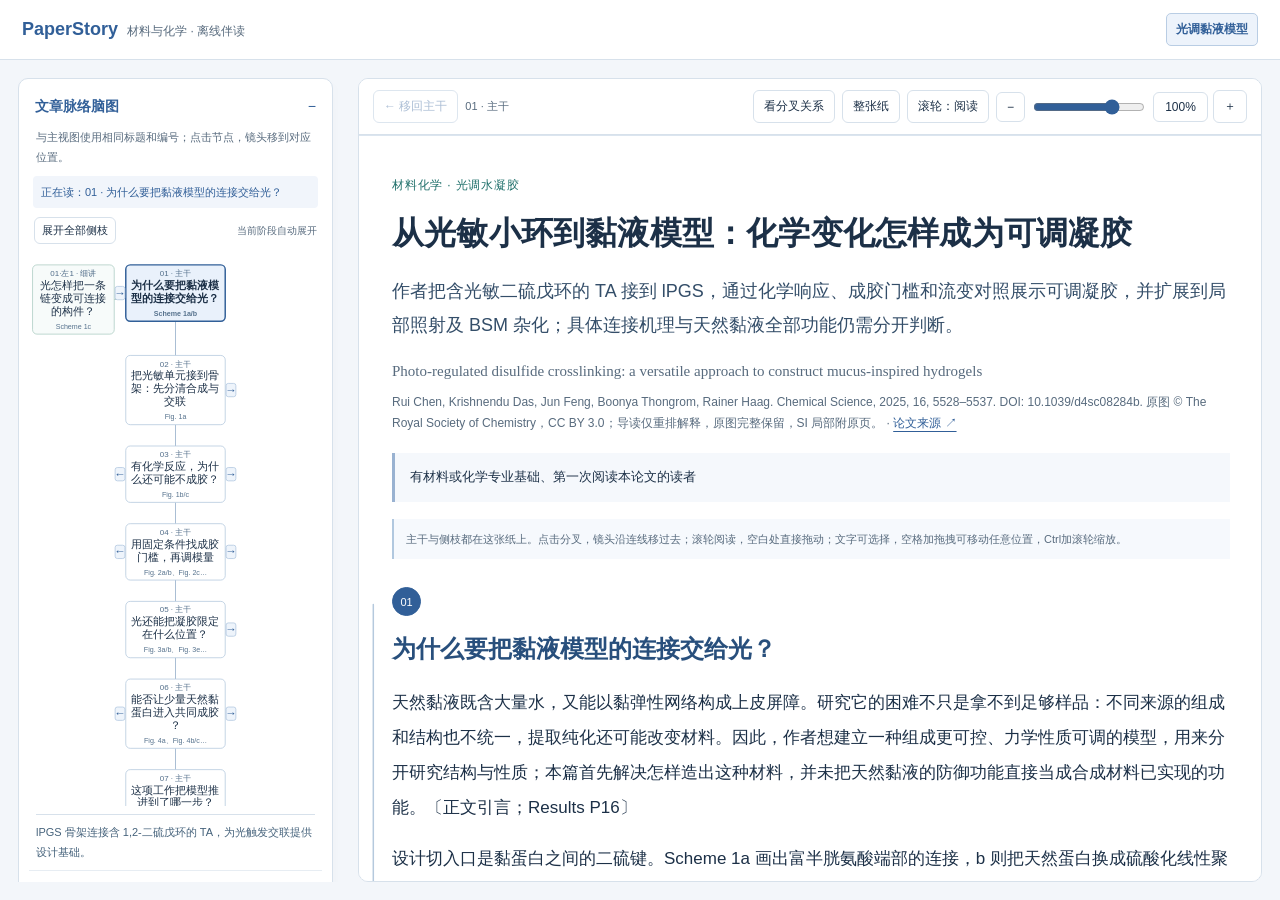
<file: docs/demo/A.html>
<!doctype html><html lang="zh"><head><meta charset="utf-8"><meta name="viewport" content="width=device-width,initial-scale=1"><title>从光敏小环到黏液模型：化学变化怎样成为可调凝胶 · PaperStory</title><script>document.documentElement.classList.add('reader-booting');window.addEventListener('error',function(e){if(!e.message||document.documentElement.dataset.readerReady==='true')return;document.documentElement.classList.remove('reader-booting','reader-enhanced');document.documentElement.classList.add('reader-failed');var status=document.getElementById('reader-loading');if(status)status.textContent='交互画布未能启动，当前显示文字备用视图。请刷新重试，或下载离线读本。';});</script><style>:root{--paper:#fff;--bg:#f3f6fa;--ink:#1c3047;--muted:#586b7e;--blue:#315f98;--teal:#21716c;--line:#d7e1eb;--soft:#edf3fb;font-family:"Microsoft YaHei UI","PingFang SC",sans-serif;color:var(--ink);font-size:16px;color-scheme:light}*{box-sizing:border-box}body{margin:0;background:var(--bg)}a{color:var(--blue);text-underline-offset:4px}button,summary{font:inherit}button{color:var(--ink);border:1px solid var(--line);border-radius:6px;padding:7px 11px;background:#fff;cursor:pointer}button:hover{border-color:var(--blue);background:var(--soft)}a:focus-visible,button:focus-visible,summary:focus-visible{outline:3px solid #ad7a21;outline-offset:4px}p,h1,h2,h3,figure{margin:0}p{line-height:1.98}button,a,summary{-webkit-tap-highlight-color:transparent}summary{cursor:pointer}
.skip{position:fixed;top:-70px;left:10px;background:#fff;padding:12px;z-index:30}.skip:focus{top:10px}.topbar{background:#fff;border-bottom:1px solid var(--line);position:sticky;top:0;z-index:10;display:flex;gap:18px;align-items:center;justify-content:space-between;padding:13px max(22px,calc((100vw - 1320px)/2))}.brand{font-weight:700;font-size:18px;text-decoration:none;white-space:nowrap}.brand small{font-size:12px;color:var(--muted);font-weight:400;margin-left:9px}.case-tabs{display:flex;gap:6px;flex-wrap:wrap}.case-tabs a{font-size:12px;text-decoration:none;border-radius:5px;padding:7px 9px;border:1px solid transparent;color:var(--muted)}.case-tabs a[aria-current=page]{background:var(--soft);border-color:#b9cde4;color:var(--blue);font-weight:700}.case-tabs a:hover{background:var(--soft)}
.layout{display:grid;grid-template-columns:300px minmax(0,820px);gap:38px;max-width:1240px;padding:30px 22px 65px;margin:0 auto;align-items:start}.sidebar{position:sticky;top:86px;min-width:0}.route-card{border:1px solid var(--line);background:#fff;border-radius:10px;padding:16px 10px 10px;box-shadow:0 5px 20px #193b5605}.route-card>summary{padding:0 6px 12px;font-size:14px;font-weight:700;color:var(--blue);list-style:none}.route-card>summary::-webkit-details-marker{display:none}.route-card>summary::after{content:"−";float:right;font-weight:400}.route-card:not([open])>summary::after{content:"＋"}.route-card>p{font-size:11px;line-height:1.8;margin:0 7px 7px;color:var(--muted)}.flow-wrap{max-height:calc(100vh - 210px);min-height:240px;overflow:auto}.flow{display:block;width:100%;height:auto}.flow-edge{fill:none;stroke:#97adc5;stroke-width:1.5}.flow-edge.interpretation{stroke-dasharray:5 4}.edge-label{font:10.5px "Microsoft YaHei UI",sans-serif;fill:#657a91;text-anchor:middle;paint-order:stroke;stroke:#fff;stroke-width:4px}.flow-node rect{fill:#fff;stroke:#aec1d7;stroke-width:1.25}.flow-node text{fill:var(--ink);text-anchor:middle;font:15px "Microsoft YaHei UI",sans-serif}.flow-node .node-role{font-size:10px;fill:var(--blue)}.flow-node:hover rect,.flow-node:focus-visible rect{fill:#eff5fd;stroke:var(--blue);stroke-width:2.5}.flow-node.active rect{fill:#e9f1fb;stroke:var(--blue);stroke-width:2.8}.flow-node.active .node-role{font-weight:700}.flow-node.active text{font-weight:600}.route-foot{font-size:11px;color:var(--muted);line-height:1.9;padding:8px 8px 0;border-top:1px solid #e7edf3}.route-foot a{display:block;margin-top:6px}.reading{min-width:0;background:#fff;border:1px solid var(--line);border-radius:11px;padding:34px 42px 38px}.kicker{font-size:12px;color:var(--teal);letter-spacing:.8px;margin-bottom:11px}h1{font-family:"Source Han Serif SC","Noto Serif CJK SC",SimSun,serif;font-size:32px;line-height:1.5;letter-spacing:.2px}.thesis{font-size:18px;line-height:1.9;margin:17px 0;color:#344e69}.paper-title{font-family:Georgia,"Times New Roman",serif;font-size:15px;line-height:1.7;color:var(--muted);margin:13px 0 7px}.citation{font-size:12px;line-height:1.8;color:var(--muted)}.audience{font-size:13px;padding:12px 15px;border-left:3px solid #99b2d1;background:#f5f8fc;margin-top:18px;line-height:1.9}.status{font-size:11px;color:var(--muted);margin-top:12px}.article-section{padding-top:35px;margin-top:30px;border-top:1px solid var(--line);scroll-margin-top:90px}.article-section h2{font-size:23px;line-height:1.65;font-weight:700;margin-bottom:18px}.article-section p.prose{font-size:17px;line-height:2;margin:16px 0;text-align:justify;overflow-wrap:anywhere;scroll-margin-top:105px}.article-section h2:focus,.prose:focus{outline:none}.landing{background:#edf4fe;box-shadow:0 0 0 8px #edf4fe;border-radius:2px}.prose:target{background:#edf4fe;box-shadow:0 0 0 7px #edf4fe}.reading-ref{font-size:11px;line-height:1.9;color:var(--muted);margin-top:22px;overflow-wrap:anywhere}.figure{margin:22px 0 26px;border:1px solid var(--line);border-radius:7px;overflow:hidden;background:#fff}.figure-image{width:100%;padding:12px;display:block;border:0;border-radius:0;background:#fff}.figure-image:hover{background:#f8fafd}.figure-image img{display:block;width:100%;height:auto;max-height:630px;object-fit:contain}.figure figcaption{padding:12px 15px 14px;background:#f7f9fc}.figure-label{font-size:12px;font-weight:700;color:var(--blue)}.figure.si .figure-label{color:var(--teal)}.figure.si figcaption{background:#eff7f5}.figure-title{font-size:14px;font-weight:600;line-height:1.7;margin:3px 0}.figure-caption{font-size:12px;line-height:1.9;color:#52677a}.figure-actions{display:flex;gap:6px;flex-wrap:wrap;align-items:center;margin-top:9px}.figure-actions button{padding:5px 8px;font-size:11px}.source-loc{font-size:11px;color:var(--muted);margin-left:auto}.supplement{border:1px solid #b9d6d1;background:#f5faf9;border-radius:7px;margin:24px 0;padding:12px 15px}.supplement>summary{color:var(--teal);font-weight:600;font-size:14px;line-height:1.8}.supplement p{font-size:15px;margin:12px 0;line-height:1.95}.supplement .figure{margin:14px 0 0}.coverage{margin-top:34px;border-top:1px solid var(--line);padding-top:18px}.coverage summary{font-size:13px;color:var(--muted)}.coverage p,.coverage li{font-size:12px;line-height:1.9;color:var(--muted);margin-top:10px;overflow-wrap:anywhere}.coverage ul{padding-left:20px}.bottom-links{display:flex;gap:14px;flex-wrap:wrap;justify-content:space-between;margin-top:28px;font-size:12px}.sr-only{position:absolute;width:1px;height:1px;overflow:hidden;clip:rect(0,0,0,0);white-space:nowrap}
dialog{padding:0;border:1px solid var(--line);border-radius:10px;background:#fff;color:var(--ink);width:min(1120px,95vw);max-width:95vw;max-height:95vh;box-shadow:0 30px 80px #11284060}dialog::backdrop{background:#172f46b5}.modal-head{display:flex;gap:16px;align-items:center;justify-content:space-between;padding:13px 16px;border-bottom:1px solid var(--line)}.modal-head h2{font-size:16px;line-height:1.6}.modal-head p{font-size:11px;color:var(--muted);line-height:1.7}.modal-controls{display:flex;gap:5px;flex-wrap:wrap;flex-shrink:0}.modal-controls button{font-size:12px;padding:6px 9px}.modal-controls button[aria-pressed=true]{background:var(--soft);border-color:var(--blue)}.image-stage{background:#e8eef5;padding:15px;overflow:auto;max-height:78vh;text-align:center}.image-stage img{height:auto;max-width:none;display:block;margin:0 auto;background:#fff}
@media(min-width:1600px){.layout{max-width:1330px;grid-template-columns:320px minmax(0,850px);gap:54px}.reading{padding-left:47px;padding-right:47px}.article-section p.prose{font-size:18px}.sidebar{top:88px}}
@media(max-width:1050px){.layout{grid-template-columns:255px minmax(0,1fr);gap:22px;padding-left:16px;padding-right:16px}.reading{padding:27px}.flow-node text{font-size:16px}.case-tabs a{font-size:11px;padding:6px}h1{font-size:28px}.article-section h2{font-size:21px}}
@media(max-width:820px){.topbar{position:relative;padding:12px 15px;align-items:flex-start;flex-wrap:wrap;gap:8px}.brand small{font-size:11px}.case-tabs{width:100%;gap:3px}.case-tabs a{font-size:11px;padding:6px 7px}.layout{display:flex;flex-direction:column;padding:15px 12px 38px;gap:14px}.sidebar{position:static;width:100%}.route-card{padding:13px 12px 3px}.route-card>summary{padding-bottom:9px}.route-card[open]{padding-bottom:10px}.flow-wrap{max-height:560px}.flow{max-width:350px;margin:0 auto}.reading{width:100%;padding:23px 21px}.article-section p.prose{font-size:16px;line-height:2;text-align:left}.article-section{scroll-margin-top:15px;padding-top:24px;margin-top:24px}.article-section p.prose{scroll-margin-top:26px}h1{font-size:27px}.thesis{font-size:17px}.article-section h2{font-size:21px}.figure-image{padding:7px}.source-loc{margin-left:0;width:100%}.modal-head{flex-direction:column;align-items:flex-start;gap:9px}.modal-controls{width:100%}.modal-controls button:last-child{margin-left:auto}.status{line-height:1.8}}
@media(max-width:380px){.reading{padding:20px 16px}.layout{padding-left:9px;padding-right:9px}.case-tabs a{padding:5px 6px;font-size:10px}h1{font-size:25px}.article-section h2{font-size:20px}}
@media(prefers-reduced-motion:reduce){*{scroll-behavior:auto!important;transition:none!important}}
@media print{body{background:white}.topbar,.sidebar,.figure-actions,.bottom-links,.status,dialog{display:none}.layout{display:block;padding:0;max-width:none}.reading{border:0;padding:0}.figure{break-inside:avoid}.figure-image img{max-height:600px}.article-section p.prose{font-size:11pt}.article-section h2{font-size:16pt}.supplement{break-inside:avoid}}
/* Panel walkthrough revision: local reading tasks and an explicit figure outline. */
[hidden]{display:none!important}.sidebar:has(.panel-outline){max-height:calc(100vh - 104px);overflow:auto;overscroll-behavior:contain;padding-right:5px;scrollbar-width:thin}.panel-outline{margin-top:12px;padding-bottom:12px}.panel-group{border-top:1px solid var(--line);margin:5px 5px 0;padding-top:7px}.panel-group>summary{font-size:12px;line-height:1.75;font-weight:600;padding:5px 2px}.panel-group ol{list-style:none;margin:4px 0 9px;padding:0}.outline-link{display:flex;gap:8px;padding:8px 7px;text-decoration:none;border-left:3px solid transparent;border-radius:3px;line-height:1.55}.outline-number{font-size:10px;color:#73869b;padding-top:2px;min-width:16px}.outline-link b{display:block;font-size:11px;font-weight:600}.outline-link small{display:block;font-size:11px;color:var(--muted);line-height:1.65}.outline-link:hover{background:var(--soft)}.outline-link.active{border-left-color:var(--blue);background:#e9f1fb}.outline-link.active b{font-weight:800}.reading-order{font-size:13px;line-height:1.9;color:var(--teal);background:#f0f7f7;border-left:3px solid #a1c7c1;padding:10px 13px;margin:15px 0 22px;overflow-wrap:anywhere}.panel-step{border-top:1px solid #e0e8f1;margin:32px 0 28px;padding-top:23px;scroll-margin-top:95px}.step-heading{display:flex;gap:13px;align-items:flex-start;font-size:19px;line-height:1.7}.step-number{font-size:11px;white-space:nowrap;color:var(--muted);padding-top:6px;font-weight:400}.panel-name{display:block;font-size:13px;color:var(--blue);line-height:1.7;margin-bottom:2px}.panel-step .figure{margin-top:18px}.panel-step .figure-title{display:none}.panel-step .panel-lead{color:#2d4b68}.supplement .panel-step{border-color:#c9dcd9;margin-top:20px;padding-top:18px}.supplement .panel-name{color:var(--teal)}.supplement .step-heading{font-size:17px}.panel-step .figure-caption{color:#52677a}.panel-step p:last-child{margin-bottom:0}
@media(max-width:820px){.sidebar:has(.panel-outline){max-height:none;overflow:visible;padding-right:0}.panel-outline{margin-top:9px}.panel-group>summary{font-size:13px}.outline-link b,.outline-link small{font-size:12px}.panel-step{margin-top:27px;padding-top:20px;scroll-margin-top:20px}.step-heading{font-size:18px;gap:10px}.reading-order{font-size:12px}.modal-controls{row-gap:7px}}
@media print{.panel-step{break-inside:auto}.panel-step .figure{break-inside:avoid}.reading-order{background:white}}
.figure{scroll-margin-top:95px}.figure:focus{outline:none}@media(max-width:820px){.figure{scroll-margin-top:26px}}
/* The argument is the reading path. Panel teaching remains local and optional. */
.local-reading{margin:24px 0;border-top:1px solid #d7e1eb;border-bottom:1px solid #d7e1eb;padding:12px 4px;background:#f8fafc}.local-reading>summary{font-size:13px;line-height:1.8;color:var(--blue);padding:2px 8px}.local-reading[open]{padding:14px 16px}.local-reading .panel-step{margin:20px 0;padding-top:18px}.local-reading .step-heading{font-size:17px}.local-reading .prose{font-size:15px!important;line-height:1.95!important}.local-reading .step-number{font-size:10px}.figure-row{display:grid;grid-template-columns:repeat(3,minmax(0,1fr));gap:10px;align-items:start;margin:20px 0}.figure-row .figure{margin:0}.figure-row .figure-image{padding:5px}.figure-row figcaption{padding:9px}.figure-row .figure-caption{font-size:11px}.figure-row .figure-label{font-size:11px}.figure-row .figure-actions{gap:4px}.figure-row .figure-actions button{font-size:10px;padding:4px 6px}.outline-number{min-width:22px}.sidebar:has(.panel-outline){padding-bottom:5px}.article-section>p.prose{line-height:2.05}.flow-node .node-role{font-size:9px}
@media(max-width:820px){.local-reading[open]{padding:12px 10px}.figure-row{display:block}.figure-row .figure{margin:14px 0}.local-reading>summary{font-size:13px}}
/* A connected story trunk with optional question branches. */
.story-tree ol,.tree-branches{list-style:none;margin:0;padding:0}.story-tree{margin:9px 2px 3px}.story-node{position:relative;margin-left:11px;border-left:1.5px solid #b7c9dd;padding:0 0 9px 11px}.story-node:last-child{border-left-color:transparent;padding-bottom:0}.story-node::before{content:"";position:absolute;width:9px;height:9px;left:-5.5px;top:21px;border:1.5px solid #9db3cc;border-radius:50%;background:#fff}.story-node.active::before{background:var(--blue);border-color:var(--blue);box-shadow:0 0 0 3px #e0eaf7}.story-node-head{display:flex;align-items:flex-start;gap:3px}.story-link{display:flex;gap:7px;min-width:0;flex:1;padding:8px 5px;border-radius:5px;text-decoration:none;border-left:3px solid transparent}.story-number{font-size:10px;color:#75889d;margin-top:3px}.story-node-copy{min-width:0}.story-link .node-role{display:block;font-size:10px;color:var(--muted);line-height:1.6;margin-bottom:3px}.story-link strong{display:block;font-size:13px;line-height:1.75;font-weight:600}.story-link:hover{background:#f1f5fa}.story-link.active{border-left-color:var(--blue);background:#eaf2fd}.story-link.active strong{font-weight:800}.story-result{display:none;font-size:11px;color:#405f7a;line-height:1.8;margin-top:7px;border-top:1px solid #cbdcf0;padding-top:6px}.story-link.active .story-result{display:block}.story-node.active>.story-node-head .node-role::before{content:"正在读 · ";color:var(--blue);font-weight:700}.branch-toggle{margin-top:12px;width:28px;min-width:28px;padding:2px 0;border-color:#c5d4e5;font-size:14px;line-height:1.2}.branch-toggle small{display:block;font-size:9px;color:var(--muted);line-height:1.5}.tree-branches{margin:2px 0 8px 13px!important;padding-left:9px!important;border-left:1px dashed #c0cedb}.branch-link{display:block;font-size:11px;line-height:1.75;padding:7px 6px;border-left:2px solid transparent;text-decoration:none;border-radius:3px}.branch-link strong{font-size:11px;font-weight:500;display:block}.branch-link small{display:block;color:var(--muted);font-size:10px;line-height:1.7}.branch-link:hover{background:#f3f7fb}.branch-link.active{background:#edf6f3;border-left-color:var(--teal)}.branch-link.active strong{font-weight:800;color:var(--teal)}.route-card>.current-location{font-size:11px;color:var(--blue);background:#f1f5fb;padding:7px 8px;margin:8px 4px 9px;line-height:1.7;border-radius:4px}.relation-overview{margin-top:10px}.return-trunk{display:block;font-size:12px;line-height:1.9;margin:16px 0 3px;padding-top:10px;border-top:1px solid var(--line)}.story-detail{scroll-margin-top:95px}.story-detail:focus{outline:none}.figure-row{grid-template-columns:repeat(var(--figure-columns,3),minmax(0,1fr))}.compact-evidence .figure-image img{max-height:400px}.compact-evidence.si .figure-image img{max-height:340px}.story-detail .compact-evidence .figure-image img{max-height:560px}.reading{overflow-anchor:none}.relation-node rect{fill:#fff;stroke:#aec1d7;stroke-width:1.25}.relation-node text{fill:var(--ink);text-anchor:middle;font:15px "Microsoft YaHei UI",sans-serif}.relation-node .node-role{font-size:9px;fill:var(--blue)}.relation-node.active rect{stroke:var(--blue);stroke-width:2.8;fill:#e9f1fb}.relation-node:hover rect{stroke:var(--blue);fill:#eff5fd}.relation-node:focus-visible rect{stroke:#ad7a21;stroke-width:2.5}
@media(max-width:820px){.story-link strong{font-size:14px}.story-link .node-role{font-size:11px}.story-result,.branch-link strong{font-size:12px}.branch-link small{font-size:11px}.story-detail{scroll-margin-top:26px}.compact-evidence .figure-image img{max-height:380px}}
#route-current{display:none}#route>summary{position:sticky;top:0;z-index:3;background:#fff;padding-top:3px}.route-card>.current-location{position:sticky;top:31px;z-index:2}
@media(max-width:820px){body:has(#route){padding-bottom:76px}#route{position:fixed;left:12px;right:12px;bottom:12px;z-index:25;max-height:calc(100dvh - 28px);overflow-y:auto;margin:0;background:#fff;box-shadow:0 6px 30px #193b5633;padding-bottom:3px}#route[open]{padding-bottom:10px}#route>summary{padding:5px 6px 10px}#route-current{display:inline;font-size:11px;font-weight:400;color:var(--muted)}#route[open] #route-current{display:none}.route-card>.current-location{position:static}.story-tree{padding-bottom:5px}}
/* The tree belongs to the prose; the left navigation remains a mind map. */
.story-body-tree{position:relative;border-left:2px solid #c3d5e7;margin:30px 0 0 7px}.story-body-tree>.article-section{position:relative;margin:0;padding:25px 0 22px 24px;border-top:0}.story-body-tree>.article-section::before{content:"";position:absolute;left:-7px;top:36px;width:12px;height:12px;border:2px solid #9db5d0;border-radius:50%;background:#fff}.story-body-tree>.article-section.active-story::before{background:var(--blue);border-color:var(--blue);box-shadow:0 0 0 4px #e9f1fa}.story-body-tree>.article-section.active-story>h2{color:#284f7c}.story-body-tree .story-detail{position:relative;margin:22px 0 22px 16px;border:1px solid #d7e1eb;border-left:3px solid #9fb9d5;border-radius:0 6px 6px 0;padding:10px 12px;background:#f8fafc}.story-body-tree .story-detail::before{content:"";position:absolute;left:-43px;top:22px;width:40px;border-top:1px solid #bdcfe1}.story-body-tree .story-detail>summary{font-size:13px;line-height:1.8;color:var(--blue);padding:2px 0}.story-body-tree .story-detail[open]{padding:13px 15px}.story-body-tree .story-detail.active-branch{border-left-color:var(--teal);background:#f4f9f7}.story-body-tree .supplement{border-left-color:#87b5ac;background:#f4f9f7}.story-body-tree .supplement>summary{color:var(--teal)}.route-card>.current-finding{font-size:11px;line-height:1.8;color:#45627b;border-top:1px solid var(--line);margin-top:8px;padding-top:8px}.map-node.active .node-role{font-weight:800}.map-node.active text{font-weight:600}.flow-wrap{min-height:0}
@media(max-width:820px){.story-body-tree{margin-left:3px}.story-body-tree>.article-section{padding-left:15px;padding-top:23px}.story-body-tree>.article-section::before{top:32px;left:-6px;width:10px;height:10px}.story-body-tree .story-detail{margin-left:8px;padding-left:9px;padding-right:9px}.story-body-tree .story-detail::before{left:-26px;width:23px}.story-body-tree .story-detail[open]{padding:12px 9px}.flow{max-width:340px}}
@media print{.story-body-tree{border:0;margin:0}.story-body-tree>.article-section{padding-left:0}.story-body-tree>.article-section::before,.story-body-tree .story-detail::before{display:none}}
/* Single-paper world with a continuously animated camera. */
[hidden]{display:none!important}
.paper-tools,.paper-tip{display:none}
.paper-trunk{padding:30px}.paper-connections{display:none}
.story-body-tree.spatial-tree{border:0;margin:20px 0 0}.spatial-tree>.story-trunk::before{display:none}
.junction-entries{display:none}.story-detail .branch-heading{font-size:21px;line-height:1.75}.leaf-kind{display:block;font-size:11px;color:var(--teal);font-weight:400;margin-bottom:7px}
.reader-enhanced .paper-reader{height:100dvh;overflow:hidden;display:flex;flex-direction:column}
.reader-enhanced .paper-reader>.topbar{flex:none;position:relative}
.reader-enhanced .paper-reader>.layout{display:grid;grid-template-columns:260px minmax(0,1fr);gap:20px;max-width:none;width:100%;margin:0;padding:18px;flex:1;min-height:0;align-items:stretch;overflow:hidden}
.reader-enhanced .paper-reader .sidebar{position:relative;top:0;min-height:0;max-height:none;overflow:auto;padding-bottom:8px;scrollbar-width:thin}
.reader-enhanced .paper-reader .flow-wrap{max-height:calc(100dvh - 350px);min-height:200px}
.reader-enhanced .paper-reader .reading{padding:0;min-width:0;min-height:0;display:flex;flex-direction:column;overflow:hidden;border-radius:10px;position:relative}
.reader-enhanced .paper-tools{display:flex;align-items:center;gap:7px;flex-wrap:wrap;background:#fff;padding:11px 14px;border-bottom:1px solid var(--line);flex:none;z-index:3}
.paper-tools button{font-size:12px;padding:7px 10px}.paper-tools button:disabled{opacity:.4;cursor:default}.paper-tools #paper-return{border-color:#abc1d8;color:var(--blue)}
.paper-tools #paper-position{font-size:11px;color:var(--muted)}.paper-tool-gap{flex:1;min-width:5px}
.paper-zoom{display:flex;align-items:center;gap:5px;min-width:0}.paper-zoom input{width:112px;min-width:50px;margin:0 3px;accent-color:var(--blue);cursor:ew-resize}.paper-zoom #paper-scale{min-width:55px;font-variant-numeric:tabular-nums}.paper-tools #paper-wheel-mode[aria-pressed=true]{background:var(--soft);color:var(--blue);border-color:#9eb8d3}.paper-zoom input:focus-visible{outline:2px solid #ad7a21;outline-offset:3px;border-radius:4px}
.reader-enhanced .paper-viewport{position:relative;flex:1;min-height:0;overflow:clip;touch-action:none;background:#eaf0f6;outline:none;isolation:isolate}
.paper-viewport:focus-visible{box-shadow:inset 0 0 0 3px #b0c7df}.paper-viewport.pan-ready{cursor:grab}.paper-viewport.panning,.paper-viewport.panning *{cursor:grabbing!important;user-select:none!important}
.reader-enhanced .paper-world{position:absolute;left:0;top:0;transform-origin:0 0;will-change:transform;background:#fff;border:1px solid #dbe5ef;box-shadow:0 0 35px #18364c0b}
.reader-enhanced .paper-trunk{position:absolute;padding:0;z-index:1;overflow:visible}
.reader-enhanced .paper-trunk>header{padding-top:6px}.reader-enhanced .paper-tip{display:block;margin-top:17px;padding:10px 12px;background:#f6f9fd;border-left:2px solid #b1c8df;color:var(--muted);font-size:11px;line-height:1.9}
.reader-enhanced .paper-trunk .spatial-tree,.reader-enhanced .paper-trunk .body-tree-viewport{position:static;margin:0;border:0;overflow:visible}
.reader-enhanced .spatial-tree>.story-trunk{position:static;display:block;margin:0;padding:28px 0 24px;border:0}
.reader-enhanced .spatial-tree>.story-trunk>h2{font-size:24px;line-height:1.65;margin:0 0 17px}
.trunk-stage-marker{display:inline-flex;align-items:center;justify-content:center;width:29px;height:29px;border:1.5px solid #a8c0d9;border-radius:50%;font-size:11px;color:var(--blue);margin:0 0 13px;background:#f6f9fd}
.active-story>.trunk-stage-marker{background:var(--blue);color:#fff;border-color:var(--blue)}
.reader-enhanced .spatial-tree>.story-trunk>p.prose{font-size:17px;line-height:2.05;text-align:left;margin:17px 0}
.reader-enhanced .spatial-tree>.story-trunk>.branch-junction{display:block;position:static;min-height:0;margin:19px 0;padding:0}
.reader-enhanced .branch-junction>.branch-lane{display:contents;position:static}
.reader-enhanced .junction-entries{display:grid;grid-template-columns:minmax(0,1fr) 20px minmax(0,1fr);gap:9px;align-items:start;position:static}
.junction-dot{height:9px;width:9px;justify-self:center;border:1.5px solid #93afcc;border-radius:50%;background:#fff;margin-top:22px;position:relative}
.junction-dot::before{content:"";position:absolute;left:50%;height:30px;border-left:1px solid #b5c9de;top:-33px}
.entry-lane{display:flex;flex-direction:column;gap:8px;min-width:0}
.branch-entry{display:block;position:relative;padding:10px 12px;border:1px solid #c9d9e9;border-radius:6px;text-decoration:none;font-size:12px;line-height:1.7;background:#f8fafd;overflow-wrap:anywhere}
.branch-entry:hover{background:#edf4fc;border-color:#8eaccb}.branch-entry::after{content:"";position:absolute;width:16px;top:26px;border-top:1px solid #a7bfd8}.entry-left .branch-entry::after{right:-17px}.entry-right .branch-entry::after{left:-17px}
.entry-direction{display:block;font-size:10px;color:#5b7691;margin-bottom:3px}
.reader-enhanced .paper-trunk .story-detail{position:absolute!important;margin:0!important;padding:26px 30px!important;min-width:0;border:1px solid #a9c2dc;border-radius:9px;background:#fff;box-shadow:0 5px 25px #18364c0c}
.reader-enhanced .paper-trunk .story-detail::before{display:none}
.reader-enhanced .paper-trunk .story-detail.supplement{border-color:#9dbfb6;background:#fbfdfc}
.reader-enhanced .paper-trunk .story-detail.active-branch{border-color:var(--teal);box-shadow:0 0 0 2px #d5e8e2,0 6px 25px #18364c0c}
.story-detail .branch-heading{margin:0 0 24px;border-bottom:1px solid var(--line);padding-bottom:18px;color:var(--ink)}
.reader-enhanced .paper-trunk .story-detail p,.reader-enhanced .paper-trunk .story-detail .prose{font-size:17px!important;line-height:2!important;text-align:left!important;overflow-wrap:anywhere}
.reader-enhanced .paper-trunk .story-detail .figure-caption{font-size:12px!important;line-height:1.9!important}
.story-detail .panel-step{margin:23px 0 18px;padding-top:16px}.story-detail .step-heading{font-size:20px!important;line-height:1.7}.story-detail .step-number{font-size:11px}.story-detail .figure{margin:20px 0}
.reader-enhanced .paper-connections{display:block;position:absolute;inset:0;width:100%;height:100%;z-index:0;pointer-events:none;overflow:visible}
.paper-connections path{fill:none;stroke:#a8bfd7;stroke-width:2.2;vector-effect:non-scaling-stroke;stroke-linecap:round;stroke-linejoin:round}
.paper-connections path.si-link{stroke:#91b8ac}.paper-connections path.active-link{stroke:var(--teal);stroke-width:3}
.paper-trunk .coverage{margin-bottom:20px}.paper-trunk>.bottom-links{padding-bottom:30px}.paper-trunk .reading-ref{font-size:11px}
@media(max-width:1250px){.reader-enhanced .paper-reader>.layout{display:block;padding:10px;position:relative}.reader-enhanced .paper-reader .reading{height:100%;width:100%}.reader-enhanced .paper-reader .sidebar{position:static;overflow:visible;height:0;padding:0}.reader-enhanced .paper-reader #route{position:fixed;left:auto;right:14px;bottom:14px;width:min(400px,calc(100vw - 28px));max-height:calc(100dvh - 120px);overflow:auto;z-index:20;background:#fff;box-shadow:0 6px 30px #193b5633}.reader-enhanced .paper-reader #panel-nav{position:fixed;right:14px;bottom:73px;width:min(400px,calc(100vw - 28px));max-height:calc(100dvh - 180px);overflow:auto;z-index:19;background:#fff;box-shadow:0 6px 30px #193b5615}.reader-enhanced .paper-reader #route[open]{z-index:22}#route-current{display:inline;font-size:11px;font-weight:400;color:var(--muted)}#route[open] #route-current{display:none}.paper-tools{padding:9px!important;gap:5px!important}.paper-tools button{font-size:11px;padding:6px 8px}.paper-tools #paper-position{font-size:10px}}
@media(max-width:820px){.reader-enhanced .paper-reader>.layout{padding:7px}.reader-enhanced .paper-reader .topbar{padding:9px 12px;gap:5px}.paper-tools #paper-position{width:100%;order:2}.paper-tool-gap{display:none}.paper-tools #paper-context{margin-left:auto}.paper-tools button{padding:6px}.reader-enhanced .paper-trunk .story-detail{padding:19px 15px!important}.reader-enhanced .paper-trunk .story-detail p,.reader-enhanced .paper-trunk .story-detail .prose{font-size:16px!important}.reader-enhanced .spatial-tree>.story-trunk>p.prose{font-size:16px}.reader-enhanced .spatial-tree>.story-trunk>h2{font-size:22px}.story-detail .branch-heading{font-size:19px}.story-detail .step-heading{font-size:18px!important}.reader-enhanced .junction-entries{grid-template-columns:minmax(0,1fr) 14px minmax(0,1fr);gap:5px}.branch-entry{font-size:11px;padding:8px}.branch-entry::after{width:11px}.entry-left .branch-entry::after{right:-12px}.entry-right .branch-entry::after{left:-12px}.reader-enhanced .paper-reader #route,.reader-enhanced .paper-reader #panel-nav{right:10px;width:min(380px,calc(100vw - 20px))}.reader-enhanced .paper-reader .flow-wrap{min-height:120px}}
@media print{.reader-enhanced .paper-reader{height:auto;overflow:visible;display:block}.reader-enhanced .paper-reader>.layout{display:block;overflow:visible}.paper-tools,.paper-tip,.junction-entries,.paper-connections{display:none!important}.reader-enhanced .paper-reader .sidebar{display:none}.reader-enhanced .paper-reader .reading,.reader-enhanced .paper-viewport{display:block;height:auto;overflow:visible}.reader-enhanced .paper-world,.reader-enhanced .paper-trunk{position:static!important;transform:none!important;width:auto!important;height:auto!important}.reader-enhanced .paper-trunk .story-detail{position:static!important;width:auto!important;margin:20px 0!important}.reader-enhanced .branch-junction>.branch-lane{display:block}.trunk-stage-marker{display:none}}
@media(max-width:820px){.paper-zoom{flex:1;min-width:200px}.paper-zoom input{flex:1;width:auto}.paper-tools #paper-position{order:4}.paper-tools #paper-context{margin-left:0}.paper-tools #paper-wheel-mode{margin-left:auto}}
@media(max-width:1250px){.reader-enhanced .paper-reader .reading{height:calc(100% - 128px)}}
/* Reading nodes use the same identities and labels on the paper and map. */
@media(min-width:1251px){.reader-enhanced .paper-reader>.layout{grid-template-columns:320px minmax(0,1fr)}}
.map-actions{display:none}.reader-enhanced .map-actions{display:flex;align-items:center;justify-content:space-between;gap:8px;margin:8px 5px 12px}.map-actions button{font-size:11px;padding:5px 7px}.map-actions span{font-size:10px;color:var(--muted)}
.reading-map{display:none}.reader-enhanced .reading-map{display:block}.map-fallback a{display:block;margin:8px;font-size:12px;line-height:1.8}.reader-enhanced .map-fallback{display:none}
.reading-map .reading-map-edge{fill:none;stroke:#a8bdd3;stroke-width:2.2}.reading-map .detail-edge{stroke:#9ab9b0;stroke-width:2}.reading-map .map-node rect{fill:#fff;stroke:#b3c8dd;stroke-width:1.7}.reading-map .branch-map-node rect{fill:#f7fbfa;stroke:#aacbc1}
.reading-map .map-node .node-role{font:18px "Microsoft YaHei UI",sans-serif;fill:#526e8a;text-anchor:middle}.reading-map .map-node .map-title{font:24px "Microsoft YaHei UI",sans-serif;fill:var(--ink);text-anchor:middle}.reading-map .map-figures{font:16px "Microsoft YaHei UI",sans-serif;fill:#56728d;text-anchor:middle}
.reading-map .map-node.active rect{fill:#e7f2f0;stroke:var(--teal);stroke-width:3.3}.reading-map .main-map-node.active rect{fill:#e9f1fb;stroke:var(--blue)}.reading-map .map-node.map-context rect{fill:#f2f6fc;stroke:#789fc9;stroke-width:2.4;stroke-dasharray:7 4}.reading-map .map-node.active .map-title{font-weight:700}.reading-map .map-node:hover rect,.reading-map .map-node:focus-visible rect{stroke:#8a682c;stroke-width:3}
.map-toggle rect{fill:#eef4fb;stroke:#abc3dd;stroke-width:1.6}.map-toggle text{font:18px "Microsoft YaHei UI",sans-serif;fill:var(--blue);text-anchor:middle}.map-toggle:hover rect,.map-toggle:focus-visible rect{stroke:#8a682c;stroke-width:3}
.paper-overview,.scientific-map{margin:12px 5px 0;padding-top:10px;border-top:1px solid var(--line)}.paper-overview>summary,.scientific-map>summary{font-size:11px;line-height:1.8;color:var(--blue)}.paper-overview p,.scientific-map p{font-size:10px;color:var(--muted);line-height:1.9;margin:8px 0}.relation-key{font-size:11px;line-height:1.9;margin:10px 0}.relation-key>summary{color:var(--blue)}.relation-key ul{padding-left:17px;margin:8px 0}.relation-key li{margin:7px 0;color:var(--muted)}
#paper-mini-map{display:block;width:100%;height:190px;background:#f1f5f9;border:1px solid #d9e3ec;border-radius:5px;margin-top:8px;cursor:crosshair}.mini-paper{fill:#fff}.mini-edge{fill:none;stroke:#95afca;stroke-width:.8;vector-effect:non-scaling-stroke}.mini-node rect{fill:#eaf1fa;stroke:#94b3d4;stroke-width:.7;vector-effect:non-scaling-stroke}.mini-node .mini-branch{fill:#e6f3ed;stroke:#8eb9ab}.mini-node.active rect{fill:#c2ded6;stroke:var(--teal);stroke-width:1.3}.mini-node:hover rect,.mini-node:focus-visible rect{stroke:#ad7a21;stroke-width:2}.mini-viewport{fill:#376b9e15;stroke:#315f98;stroke-width:1.5;vector-effect:non-scaling-stroke}
.paper-connections path.paper-order-edge{stroke:#b5c9dd;stroke-width:1.5}.graph-code{display:inline-block;padding:0 5px;border:1px solid #b4cccf;border-radius:3px;color:#356b70;background:#f2f8f6;font-variant-numeric:tabular-nums}
.reading-map .map-node.in-view rect{fill:#f0f6fb;stroke:#89a7c6}.story-trunk:focus{outline:none}.story-trunk.landing{background:transparent;box-shadow:none}.story-trunk.landing>h2{background:#eef4fc;box-shadow:0 0 0 5px #eef4fc;border-radius:2px}.story-trunk:focus-visible>h2{outline:1.5px solid #a6bfd9;outline-offset:5px}
.map-toggle text{font-size:26px}.reader-enhanced .paper-trunk,.reader-enhanced .story-detail{cursor:grab}.reader-enhanced .paper-trunk p,.reader-enhanced .paper-trunk h1,.reader-enhanced .paper-trunk h2,.reader-enhanced .paper-trunk h3{cursor:text}.reader-enhanced .paper-trunk a,.reader-enhanced .paper-trunk button{cursor:pointer}

/* English uses the same canvas geometry with word-friendly typography. */
html:lang(en){font-family:system-ui,-apple-system,"Segoe UI",sans-serif}
html:lang(en) h1{font-family:Georgia,"Times New Roman",serif}
html:lang(en) .article-section p.prose{text-align:left;overflow-wrap:break-word}
html:lang(en) .flow-node text,html:lang(en) .edge-label{font-family:system-ui,-apple-system,"Segoe UI",sans-serif}
html:lang(en) .scientific-map .flow-node text{font-size:12px}
html:lang(en) .scientific-map .flow-node .node-role{font-size:8px}
html:lang(en) .scientific-map .edge-label{font-size:8px}
@media(min-width:1251px){html:lang(en).reader-enhanced .paper-reader>.layout{grid-template-columns:360px minmax(0,1fr)}}
@media(max-width:820px){html:lang(en) .brand small{display:none}html:lang(en) .paper-tools{flex-wrap:wrap}}
/* Never present an incomplete fallback list as the interactive demo. */
#reader-loading{display:none}.reader-booting #reader-loading{display:grid;position:fixed;inset:0;place-content:center;background:#f6f7f4;color:#34534d;font:16px/1.7 system-ui,sans-serif;z-index:9999}.reader-booting .layout,.reader-booting .topbar{visibility:hidden}.reader-failed #reader-loading{display:block;padding:20px;background:#fff0db;color:#604118}
/* New evidence forms use the existing story canvas, typography and navigation. */
.evidence-block{margin:22px 0;border:1px solid var(--line);border-radius:10px;background:#fff;overflow:hidden;scroll-margin-top:105px}
.evidence-block>header{padding:15px 17px 10px;background:#f5f8fc}
.evidence-block h3{font-size:17px;line-height:1.6;margin:5px 0 0;overflow-wrap:anywhere}
.evidence-table-scroll{overflow:auto;max-width:100%;padding:0 8px}
.evidence-block table{border-collapse:collapse;width:100%;font-size:14px;line-height:1.65}
.evidence-block th,.evidence-block td{padding:11px 12px;border-bottom:1px solid var(--line);text-align:left;vertical-align:top;min-width:80px;overflow-wrap:anywhere}
.evidence-block th{color:var(--blue);font-weight:700;background:#fafcfe}
.evidence-caption{font-size:14px;line-height:1.85;margin:14px 17px;overflow-wrap:anywhere}
.equation-expression{padding:22px 17px;font-family:Cambria,Georgia,serif;font-size:23px;line-height:1.8;overflow:auto;text-align:center;white-space:pre-wrap}
.equation-expression math{font-size:1.1em;max-width:100%}
.equation-variables{display:grid;grid-template-columns:minmax(55px,auto) 1fr;gap:8px 14px;margin:0 17px 16px;font-size:14px;line-height:1.8}
.equation-variables dt{font-family:Cambria,Georgia,serif;font-weight:700}
.equation-variables dd{margin:0;overflow-wrap:anywhere}
.evidence-block blockquote{border-left:3px solid #99b2d1;margin:18px;padding:0 0 0 15px;white-space:pre-wrap;font-size:17px;line-height:1.9;overflow-wrap:anywhere}
.evidence-source{display:block;font-size:12px;line-height:1.8;padding:12px 17px;border-top:1px solid var(--line);overflow-wrap:anywhere}
.flow-edge.relation-association{stroke-dasharray:2 4}
.flow-edge.relation-assumption,.flow-edge.relation-next_question{stroke-dasharray:6 4}
.flow-edge.relation-contradiction{stroke:#a86658;stroke-dasharray:4 3}
.flow-edge.relation-deduction{stroke:#48766c;stroke-width:2}
@media(max-width:600px){.evidence-block th,.evidence-block td{font-size:13px;padding:9px}.equation-expression{font-size:20px}.equation-variables{grid-template-columns:55px 1fr}}
</style></head><body class="paper-reader"><div id="reader-loading" role="status" aria-live="polite">正在准备交互脑图与论文画布……</div>
<a class="skip" href="#reading">跳到导读正文</a>
<header class="topbar"><a class="brand" href="index.html">PaperStory<small>材料与化学 · 离线伴读</small></a><nav class="case-tabs" aria-label="切换样品"><a href="A.html" aria-current="page">光调黏液模型</a></nav></header>
<main class="layout"><aside class="sidebar" aria-label="论文问题导航"><details class="route-card" id="route" open><summary>文章脉络脑图<small id="route-current"></small></summary><p>与主视图使用相同标题和编号；点击节点，镜头移到对应位置。</p><p class="current-location" id="current-location" aria-live="polite">正在读：文章开头</p><div class="map-actions"><button id="map-expand-all" aria-pressed="false">展开全部侧枝</button><span>当前阶段自动展开</span></div><div class="flow-wrap"><svg class="flow reading-map" id="reading-map" role="group" aria-label="与主画布一致的阅读脉络"></svg><nav class="map-fallback"><a href="#question">01 · 为什么要把黏液模型的连接交给光？</a><a href="#building">02 · 把光敏单元接到骨架：先分清合成与交联</a><a href="#threshold">03 · 有化学反应，为什么还可能不成胶？</a><a href="#mechanics">04 · 用固定条件找成胶门槛，再调模量</a><a href="#space">05 · 光还能把凝胶限定在什么位置？</a><a href="#hybrid">06 · 能否让少量天然黏蛋白进入共同成胶？</a><a href="#limits">07 · 这项工作把模型推进到了哪一步？</a><a href="#branch-question-1">01·左1 · 光怎样把一条链变成可连接的构件？</a><a href="#branch-building-1">02·右1 · SI 怎样帮助确认光敏单元已接到骨架上？</a><a href="#branch-threshold-1">03·右1 · 谱已经变了，为什么样品仍然不成胶？</a><a href="#branch-threshold-2">03·左1 · Fig.1d 想把哪些配方结果归纳在一起？</a><a href="#branch-mechanics-1">04·左1 · 这一组流变曲线应从哪里开始看？</a><a href="#branch-mechanics-2">04·右1 · 成胶门槛和照光后有多硬，分别怎么问？</a><a href="#branch-mechanics-3">04·左2 · SEM 给这条材料故事补了什么？</a><a href="#branch-space-1">05·右1 · 几何照片怎样接回“光控制材料”的主线？</a><a href="#branch-hybrid-1">06·左1 · 主文照后结果为何要和SI无光对照一起读？</a><a href="#branch-hybrid-2">06·右1 · 这四张SEM各是什么样品？</a><a href="#branch-hybrid-3">06·右2 · S13 怎样把时间比较讲完整？</a></nav></div><p class="current-finding" id="current-finding" hidden></p><div class="route-foot">竖向：阅读顺序　左右：对应细讲<a href="#reading">镜头移回文章开头 ↑</a></div><details class="paper-overview" id="paper-overview"><summary>画布位置 · 可点击移动</summary><svg id="paper-mini-map" role="group" aria-label="实际纸面位置与当前镜头范围"></svg><p>边框表示当前视窗；点击内容块可移近阅读。</p></details><details class="scientific-map" id="scientific-map"><summary>研究论证关系</summary><p>看证据怎样支撑判断；上方脑图用于阅读定位。点击论证节点可回到正文。</p><svg class="flow" viewBox="0 0 340 552" role="group" aria-labelledby="flow-title"><title id="flow-title">光调黏液模型的问题与证据路线</title><defs><marker id="arrow" viewBox="0 0 10 10" refX="9" refY="5" markerWidth="5" markerHeight="5" orient="auto-start-reverse"><path d="M0 0L10 5L0 10Z" fill="#97adc5"/></marker></defs><path class="flow-edge relation-support" data-relation="support" d="M85 192 C85 102.0 170 102.0 170 12" marker-end="url(#arrow)"><title>为光敏化学设计提供支持</title></path><text class="edge-label" x="127.5" y="98.0">为光敏化学设计提供支持</text><path class="flow-edge relation-support" data-relation="support" d="M255 192 C255 102.0 170 102.0 170 12" marker-end="url(#arrow)"><title>为成胶目标提供湿态证据</title></path><text class="edge-label" x="212.5" y="98.0">为成胶目标提供湿态证据</text><path class="flow-edge interpretation relation-interpretation" data-relation="interpretation" d="M255 192 C255 214.0 170 214.0 170 236" marker-end="url(#arrow)"><title>继续检验固定配方的光时响应</title></path><text class="edge-label" x="212.5" y="210.0">继续检验固定配方的光时响应</text><path class="flow-edge interpretation relation-interpretation" data-relation="interpretation" d="M170 80 C170 94 332 94 332 112 L332 324 Q332 338 255 338 L255 348" marker-end="url(#arrow)"><title>提出与 BSM 共同连接的解释</title></path><path class="flow-edge relation-support" data-relation="support" d="M85 416 C85 438.0 170 438.0 170 460" marker-end="url(#arrow)"><title>提供位置控制的实测范围</title></path><text class="edge-label" x="127.5" y="434.0">提供位置控制的实测范围</text><path class="flow-edge interpretation relation-interpretation" data-relation="interpretation" d="M255 416 C255 438.0 170 438.0 170 460" marker-end="url(#arrow)"><title>提供杂化成胶范围并保留键型边界</title></path><text class="edge-label" x="212.5" y="434.0">提供杂化成胶范围并保留键型边界</text><path class="flow-edge relation-support" data-relation="support" d="M170 304 C170 318 332 318 332 336 L332 436 Q332 450 170 450 L170 460" marker-end="url(#arrow)"><title>提供模量可调的测量范围</title></path><a class="flow-node relation-node scientific-node" data-story-section="question" data-finding="lPGS 骨架连接含 1,2-二硫戊环的 TA，为光触发交联提供设计基础。" href="#question-p2" aria-label="以连接方式建立模型"><title>lPGS 骨架连接含 1,2-二硫戊环的 TA，为光触发交联提供设计基础。</title><rect x="90" y="12" width="160" height="68" rx="7"/><text class="node-role" x="170" y="27">设计依据 · Scheme 1</text><text x="170" y="47">以连接方式建立模型</text></a><a class="flow-node relation-node scientific-node" data-story-section="threshold" data-finding="低浓度 15TA 与 3TA 的 NMR 变化和不成胶结果并存，说明化学变化与宏观成胶需要分别判断。" href="#threshold-p2" aria-label="谱变化与成胶分开"><title>低浓度 15TA 与 3TA 的 NMR 变化和不成胶结果并存，说明化学变化与宏观成胶需要分别判断。</title><rect x="5" y="124" width="160" height="68" rx="7"/><text class="node-role" x="85" y="139">化学响应证据 · Fig. S5</text><text x="85" y="159">谱变化与成胶分开</text></a><a class="flow-node relation-node scientific-node" data-story-section="mechanics" data-finding="固定照射 5 min 后，本文以 G′ 占优判定的 CGC 约为 6TA 的 7.5% 和 15TA 的 4%（w/v）。" href="#mechanics-p2" aria-label="固定照时找门槛"><title>固定照射 5 min 后，本文以 G′ 占优判定的 CGC 约为 6TA 的 7.5% 和 15TA 的 4%（w/v）。</title><rect x="175" y="124" width="160" height="68" rx="7"/><text class="node-role" x="255" y="139">湿态力学证据 · Fig. 2a/b</text><text x="255" y="159">固定照时找门槛</text></a><a class="flow-node relation-node scientific-node" data-story-section="mechanics" data-finding="各自固定配方内 G′ 随照时上升并趋缓；跨配方比较同时改变 TA 数与质量浓度。" href="#mechanics-p3" aria-label="配方内光调模量"><title>各自固定配方内 G′ 随照时上升并趋缓；跨配方比较同时改变 TA 数与质量浓度。</title><rect x="90" y="236" width="160" height="68" rx="7"/><text class="node-role" x="170" y="251">材料响应 · Fig. 2c/d</text><text x="170" y="271">配方内光调模量</text></a><a class="flow-node relation-node scientific-node" data-story-section="space" data-finding="掩膜局部照射在 4% lPGS-15TA 中形成局部凝胶，并提供所取凝胶的流变对照。" href="#space-p1" aria-label="局部照射局部成胶"><title>掩膜局部照射在 4% lPGS-15TA 中形成局部凝胶，并提供所取凝胶的流变对照。</title><rect x="5" y="348" width="160" height="68" rx="7"/><text class="node-role" x="85" y="363">空间控制展示 · Fig. 3</text><text x="85" y="383">局部照射局部成胶</text></a><a class="flow-node relation-node scientific-node" data-story-section="hybrid" data-finding="混合液在无光时模量低，照光后 G′ 高于相应单组分；这支持两者共同参与成胶的作者解释。" href="#hybrid-p2" aria-label="支持两组分参与成胶"><title>混合液在无光时模量低，照光后 G′ 高于相应单组分；这支持两者共同参与成胶的作者解释。</title><rect x="175" y="348" width="160" height="68" rx="7"/><text class="node-role" x="255" y="363">作者解释与其对照 · Fig. 4b / S9</text><text x="255" y="383">支持两组分参与成胶</text></a><a class="flow-node relation-node scientific-node" data-story-section="limits" data-finding="本文展示的是可调模量、局部成胶和 BSM 杂化的模型平台；生物功能与长期循环仍需单独验证。" href="#limits-p2" aria-label="模型能力仍有边界"><title>本文展示的是可调模量、局部成胶和 BSM 杂化的模型平台；生物功能与长期循环仍需单独验证。</title><rect x="90" y="460" width="160" height="68" rx="7"/><text class="node-role" x="170" y="475">有限综合认识 · Fig. 1–4</text><text x="170" y="495">模型能力仍有边界</text></a></svg><details class="relation-key"><summary>逐条看论证关系</summary><ul><li>谱变化与成胶分开 → <b>为光敏化学设计提供支持</b> → 以连接方式建立模型</li><li>固定照时找门槛 → <b>为成胶目标提供湿态证据</b> → 以连接方式建立模型</li><li>固定照时找门槛 → <b>继续检验固定配方的光时响应</b> → 配方内光调模量</li><li>以连接方式建立模型 → <b>提出与 BSM 共同连接的解释</b> → 支持两组分参与成胶</li><li>局部照射局部成胶 → <b>提供位置控制的实测范围</b> → 模型能力仍有边界</li><li>支持两组分参与成胶 → <b>提供杂化成胶范围并保留键型边界</b> → 模型能力仍有边界</li><li>配方内光调模量 → <b>提供模量可调的测量范围</b> → 模型能力仍有边界</li></ul></details></details></details><details class="panel-outline route-card" id="panel-nav"><summary>图证索引 · 按文章脉络</summary><p>需要核对图证时，再展开相应问题下的主线图或局部补读。</p><nav aria-label="按研究问题组织的图证索引"><details class="panel-group"><summary>为什么要把黏液模型的连接交给光？</summary><ol><li><a class="outline-link" data-story-section="question" href="#figure-design-ab"><span class="outline-number">主线</span><span><b>Scheme 1a/b</b><small>从天然连接读到合成构件</small></span></a></li><li><a class="outline-link" data-story-section="question" href="#design-chemistry-lead"><span class="outline-number">补读</span><span><b>Scheme 1c</b><small>沿结构变化理解光响应入口</small></span></a></li></ol></details><details class="panel-group"><summary>把光敏单元接到骨架：先分清合成与交联</summary><ol><li><a class="outline-link" data-story-section="building" href="#figure-synthesis-a"><span class="outline-number">主线</span><span><b>Fig. 1a</b><small>沿活化酯偶联找到被接上的光敏单元</small></span></a></li><li><a class="outline-link" data-story-section="building" href="#identity-nmr-lead"><span class="outline-number">补读</span><span><b>Fig. S4d／整组图注</b><small>先找积分参照，再找 TA 的特征信号</small></span></a></li></ol></details><details class="panel-group"><summary>有化学反应，为什么还可能不成胶？</summary><ol><li><a class="outline-link" data-story-section="threshold" href="#figure-gel-vials"><span class="outline-number">主线</span><span><b>Fig. 1b/c</b><small>先看宏观成胶的两个实际结果</small></span></a></li><li><a class="outline-link" data-story-section="threshold" href="#nmr-start-lead"><span class="outline-number">补读</span><span><b>Fig. S5a</b><small>先读一份始终不成胶的谱</small></span></a></li><li><a class="outline-link" data-story-section="threshold" href="#nmr-cross-check-lead"><span class="outline-number">补读</span><span><b>Fig. S5b</b><small>再用另外两份配方检验这一区分</small></span></a></li><li><a class="outline-link" data-story-section="threshold" href="#nmr-low-grafting-lead"><span class="outline-number">补读</span><span><b>Fig. S5c</b><small>用3TA配方检查另一种不成胶的情形</small></span></a></li><li><a class="outline-link" data-story-section="threshold" href="#gel-trend-lead"><span class="outline-number">补读</span><span><b>Fig. 1d</b><small>把系列示意与实际实验条件分开读</small></span></a></li></ol></details><details class="panel-group"><summary>用固定条件找成胶门槛，再调模量</summary><ol><li><a class="outline-link" data-story-section="mechanics" href="#figure-rheology-ab"><span class="outline-number">主线</span><span><b>Fig. 2a/b</b><small>固定照时寻找两种材料的成胶门槛</small></span></a></li><li><a class="outline-link" data-story-section="mechanics" href="#rheology-pairs-lead"><span class="outline-number">补读</span><span><b>Fig. 2a/b（局部读法）</b><small>先读低频平台和同浓度配对</small></span></a></li><li><a class="outline-link" data-story-section="mechanics" href="#figure-rheology-cd"><span class="outline-number">主线</span><span><b>Fig. 2c/d</b><small>固定配方之后再改变光照时间</small></span></a></li><li><a class="outline-link" data-story-section="mechanics" href="#rheology-time-course-lead"><span class="outline-number">补读</span><span><b>Fig. 2c/d（局部读法）</b><small>横向读照时，纵向读各自配方的模量</small></span></a></li><li><a class="outline-link" data-story-section="mechanics" href="#morphology-state-lead"><span class="outline-number">补读</span><span><b>Fig. 2e/f</b><small>先在同一行比较照前和照后</small></span></a></li></ol></details><details class="panel-group"><summary>光还能把凝胶限定在什么位置？</summary><ol><li><a class="outline-link" data-story-section="space" href="#figure-local-ab"><span class="outline-number">主线</span><span><b>Fig. 3a/b</b><small>用掩膜将光送到局部区域</small></span></a></li><li><a class="outline-link" data-story-section="space" href="#mask-reading-lead"><span class="outline-number">补读</span><span><b>Fig. 3c/d</b><small>让掩膜和培养皿成对阅读</small></span></a></li><li><a class="outline-link" data-story-section="space" href="#figure-local-ef"><span class="outline-number">主线</span><span><b>Fig. 3e/f</b><small>局部形成的区域仍需力学检验</small></span></a></li></ol></details><details class="panel-group"><summary>能否让少量天然黏蛋白进入共同成胶？</summary><ol><li><a class="outline-link" data-story-section="hybrid" href="#figure-hybrid-a"><span class="outline-number">主线</span><span><b>Fig. 4a</b><small>按母液、混合液、照后凝胶读四幅照片</small></span></a></li><li><a class="outline-link" data-story-section="hybrid" href="#figure-hybrid-b"><span class="outline-number">主线</span><span><b>Fig. 4b/c（本步读左侧b）</b><small>照光后的三组流变如何比较</small></span></a></li><li><a class="outline-link" data-story-section="hybrid" href="#hybrid-dark-control-lead"><span class="outline-number">补读</span><span><b>Fig. S9</b><small>把“混合”与“照光”的作用分开</small></span></a></li><li><a class="outline-link" data-story-section="hybrid" href="#hybrid-polymer-sem-lead"><span class="outline-number">补读</span><span><b>Fig. 4b/c（本步读右侧c）</b><small>先用c建立单独聚合物的身份</small></span></a></li><li><a class="outline-link" data-story-section="hybrid" href="#hybrid-mixture-sem-lead"><span class="outline-number">补读</span><span><b>Fig. 4d/e/f</b><small>再依次读BSM、混合、混合后照光</small></span></a></li><li><a class="outline-link" data-story-section="hybrid" href="#figure-hybrid-gh"><span class="outline-number">主线</span><span><b>Fig. 4g/h</b><small>用两个独立浓度系列看可调性</small></span></a></li><li><a class="outline-link" data-story-section="hybrid" href="#figure-hybrid-i"><span class="outline-number">主线</span><span><b>Fig. 4i</b><small>再用照时比较追问BSM的参与</small></span></a></li><li><a class="outline-link" data-story-section="hybrid" href="#hybrid-frequency-lead"><span class="outline-number">补读</span><span><b>Fig. S13</b><small>从两个体系读到三个照时，再读两种模量</small></span></a></li></ol></details></nav></details><p id="reader-status" class="sr-only" role="status" aria-live="polite"></p></aside>
<article class="reading" id="reading" tabindex="-1"><nav class="paper-tools" aria-label="画布镜头"><button id="paper-return" disabled>← 移回主干</button><span id="paper-position">主干 · 同一张纸</span><span class="paper-tool-gap"></span><button id="paper-context">看分叉关系</button><button id="paper-fit" title="将整张纸放入当前视窗">整张纸</button><button id="paper-wheel-mode" aria-pressed="false" title="切换普通滚轮的用途；Ctrl加滚轮始终缩放">滚轮：阅读</button><div class="paper-zoom" role="group" aria-label="缩放整张纸"><button id="paper-minus" aria-label="缩小整张纸">−</button><input id="paper-zoom-slider" type="range" min="0" max="1000" step="1" aria-label="整张纸缩放比例"><button id="paper-scale" aria-label="恢复100%阅读大小" title="恢复100%阅读大小">100%</button><button id="paper-plus" aria-label="放大整张纸">＋</button></div></nav><div class="paper-viewport" id="paper-viewport" tabindex="0" aria-label="论文阅读画布，空白直接拖动，文字可选，滚轮阅读，空格加拖拽任意位置，Ctrl加滚轮缩放"><div class="paper-world" id="paper-world"><svg class="paper-connections" aria-hidden="true"></svg><div class="paper-trunk" id="paper-trunk"><header><p class="kicker">材料化学 · 光调水凝胶</p><h1>从光敏小环到黏液模型：化学变化怎样成为可调凝胶</h1><p class="thesis">作者把含光敏二硫戊环的 TA 接到 lPGS，通过化学响应、成胶门槛和流变对照展示可调凝胶，并扩展到局部照射及 BSM 杂化；具体连接机理与天然黏液全部功能仍需分开判断。</p><p class="paper-title">Photo-regulated disulfide crosslinking: a versatile approach to construct mucus-inspired hydrogels</p><p class="citation">Rui Chen, Krishnendu Das, Jun Feng, Boonya Thongrom, Rainer Haag. Chemical Science, 2025, 16, 5528–5537. DOI: 10.1039/d4sc08284b. 原图 © The Royal Society of Chemistry，CC BY 3.0；导读仅重排解释，原图完整保留，SI 局部附原页。 · <a href="https://doi.org/10.1039/d4sc08284b" target="_blank" rel="noopener">论文来源 ↗</a></p><p class="audience">有材料或化学专业基础、第一次阅读本论文的读者</p><p class="paper-tip">主干与侧枝都在这张纸上。点击分叉，镜头沿连线移过去；滚轮阅读，空白处直接拖动；文字可选择，空格加拖拽可移动任意位置，Ctrl加滚轮缩放。</p></header>
<div class="body-tree-viewport" id="body-tree-viewport"><div class="story-body-tree spatial-tree" aria-label="故事主干和始终位于纸上的左右侧枝"><section class="article-section story-trunk" id="question" data-graph-node="question" data-story-section="question" aria-labelledby="heading-question" tabindex="-1"><span class="trunk-stage-marker" aria-hidden="true">01</span><h2 id="heading-question">为什么要把黏液模型的连接交给光？</h2><p class="prose" id="question-p1" tabindex="-1">天然黏液既含大量水，又能以黏弹性网络构成上皮屏障。研究它的困难不只是拿不到足够样品：不同来源的组成和结构也不统一，提取纯化还可能改变材料。因此，作者想建立一种组成更可控、力学性质可调的模型，用来分开研究结构与性质；本篇首先解决怎样造出这种材料，并未把天然黏液的防御功能直接当成合成材料已实现的功能。〔正文引言；Results P16〕</p><p class="prose" id="question-p2" tabindex="-1">设计切入口是黏蛋白之间的二硫键。Scheme 1a 画出富半胱氨酸端部的连接，b 则把天然蛋白换成硫酸化线性聚甘油 lPGS，把含 1,2-二硫戊环的硫辛酸（TA）接到链上。骨架提供亲水、多官能和硫酸基特征；有张力的环状二硫键提供光响应连接位点。作者选择的不是复制整套糖蛋白结构，而是把几种与黏液相关的结构特征和可调连接放进同一个构件。〔Scheme 1；Results P5〕</p><figure class="figure" id="figure-design-ab" tabindex="-1">
<button class="figure-image" data-open-figure="design-ab" aria-label="放大Scheme 1a/b：从天然连接读到合成构件"><img src="assets/ed86e25907ccdeae8bca.svg" alt="Scheme 1a/b，从天然连接读到合成构件" width="738" height="532" loading="lazy" decoding="async"></button>
<figcaption><span class="figure-label">Scheme 1a/b · 当前问题的图证</span><h3 class="figure-title">从天然连接读到合成构件</h3><p class="figure-caption">a 的天然黏蛋白连接与 b 的合成骨架并排保留；蓝色五边形和粉色连接标记按原图解释。</p>
<div class="figure-actions"><button data-open-figure="design-ab">放大原图</button><button data-open-figure="design-ab" data-mode="whole">查看完整复合图</button><button data-open-figure="design-ab" data-mode="page">查看完整原图</button><span class="source-loc">正文 JATS · Scheme 1（d4sc08284b-s1）</span></div></figcaption></figure><p class="prose" id="question-p3" tabindex="-1">Scheme 1c 是作者采用的光触发开环、链间二硫键连接图景，图中的自由基式及双向箭头属于化学设计解释。它提出了接下来要验证的接力：先确认得到带 TA 的聚合物，再问光照是否改变局部化学，最后才问这些变化是否形成承载应力的整体网络。示意图本身没有测量中间体，也没有给出重复断开—恢复的循环数据。</p><div class="branch-junction" id="junction-question-1" data-story-section="question" data-origin="question-p3"><div class="junction-entries"><div class="entry-lane entry-left"><a class="branch-entry" data-open-branch="branch-question-1" data-side="left" href="#branch-question-1"><span class="entry-direction">01·左1 · ↖ 左侧枝</span><span>光怎样把一条链变成可连接的构件？</span></a></div><span class="junction-dot" aria-hidden="true"></span><div class="entry-lane entry-right"></div></div><div class="branch-lane lane-left"><section class="local-reading story-detail branch-left" id="branch-question-1" data-graph-node="branch-question-1" data-graph-code="01·左1" data-side="left" data-branch-id="branch-question-1" data-story-section="question" tabindex="-1"><h3 class="branch-heading"><small class="leaf-kind"><span class="graph-code">01·左1</span> · 深入理解</small><span class="branch-title">光怎样把一条链变成可连接的构件？</span></h3><div class="panel-step" id="step-design-chemistry" data-panel="Scheme 1c"><h3 class="step-heading"><span class="step-number">局部读法</span><span><span class="panel-name">Scheme 1c</span>沿结构变化理解光响应入口</span></h3><p class="prose panel-lead" id="design-chemistry-lead" tabindex="-1">先从左向右认出同一个 TA 片段，再看二硫键周围的变化。</p><figure class="figure" id="figure-design-c" tabindex="-1">
<button class="figure-image" data-open-figure="design-c" aria-label="放大Scheme 1c：把光照放到二硫键化学中"><img src="assets/ac2cbe2d46a79a9c4e78.svg" alt="Scheme 1c，把光照放到二硫键化学中" width="738" height="171" loading="lazy" decoding="async"></button>
<figcaption><span class="figure-label">Scheme 1c · 当前问题的图证</span><h3 class="figure-title">把光照放到二硫键化学中</h3><p class="figure-caption">保留整条化学示意及可逆箭头；这里展示作者的设计图景。</p>
<div class="figure-actions"><button data-open-figure="design-c">放大原图</button><button data-open-figure="design-c" data-mode="whole">查看完整复合图</button><button data-open-figure="design-c" data-mode="page">查看完整原图</button><span class="source-loc">正文 JATS · Scheme 1（d4sc08284b-s1）</span></div></figcaption></figure><p class="prose" id="design-chemistry-explain-1" tabindex="-1">左端保留五元的 1,2-二硫戊环。原图把光放在第一个平衡箭头旁，接着画出含硫自由基式，再以连接后的结构结束；作者用这条路线解释为何同一聚合物可以在照光后形成链间连接。</p><p class="prose" id="design-chemistry-explain-2" tabindex="-1">回到主干时记住它提出的验证任务：得到带 TA 的构件、观察照后的化学变化、检验能否成为整体凝胶。Scheme 1c 提供化学设计解释，连接效率、宏观模量和循环恢复仍分别要看实验。</p></div><a class="return-trunk" data-story-section="question" href="#question-p3">沿连线移回主干 ↑</a></section></div><div class="branch-lane lane-right"></div></div><p class="reading-ref">回读依据：正文 Introduction P1–P4；Scheme 1；DOI 10.1039/d4sc08284b</p></section><section class="article-section story-trunk" id="building" data-graph-node="building" data-story-section="building" aria-labelledby="heading-building" tabindex="-1"><span class="trunk-stage-marker" aria-hidden="true">02</span><h2 id="heading-building">把光敏单元接到骨架：先分清合成与交联</h2><p class="prose" id="building-p1" tabindex="-1">作者先由保护的缩水甘油醚单体共聚、脱保护得到线性聚甘油，再硫酸化；保留下来的烯丙基经半胱胺硫醇–烯反应转成带胺的侧基。最后，TA-NHS 活化酯与胺偶联，把光敏环接上去。调节 TA-NHS 的投料当量得到 lPGS-3TA、5TA、6TA、15TA。这里 n 是论文按接枝量命名的材料参数，不应理解成逐条聚合物链都经单分子计数恰好含 n 个单元。〔Fig.1a；SI p3–9〕</p><figure class="figure" id="figure-synthesis-a" tabindex="-1">
<button class="figure-image" data-open-figure="synthesis-a" aria-label="放大Fig. 1a：沿活化酯偶联找到被接上的光敏单元"><img src="assets/0d1e7b5755d6c764ddc0.svg" alt="Fig. 1a，沿活化酯偶联找到被接上的光敏单元" width="708" height="248" loading="lazy" decoding="async"></button>
<figcaption><span class="figure-label">Fig. 1a · 当前问题的图证</span><h3 class="figure-title">沿活化酯偶联找到被接上的光敏单元</h3><p class="figure-caption">完整保留反应物、箭头条件及产物标注；这一局部用于制备阶段。</p>
<div class="figure-actions"><button data-open-figure="synthesis-a">放大原图</button><button data-open-figure="synthesis-a" data-mode="whole">查看完整复合图</button><button data-open-figure="synthesis-a" data-mode="page">查看完整原图</button><span class="source-loc">正文 JATS · Fig. 1（d4sc08284b-f1）</span></div></figcaption></figure><p class="prose" id="building-p2" tabindex="-1">SI 不只是路线的重复。Fig. S4 以骨架上邻硫酸基的亚甲基信号作积分参照，利用可归属的 TA 特征质子支持偶联；图注也提醒部分烷基信号与残余溶剂、骨架重叠，不能要求所有积分精确匹配。因而读者可以把接枝系列作为后续比较的材料基础，但不要拿任一重叠峰的高度直接换算每条链的 TA 分布。〔SI p9，Fig.S4 图注〕</p><div class="branch-junction" id="junction-building-1" data-story-section="building" data-origin="building-p2"><div class="junction-entries"><div class="entry-lane entry-left"></div><span class="junction-dot" aria-hidden="true"></span><div class="entry-lane entry-right"><a class="branch-entry" data-open-branch="branch-building-1" data-side="right" href="#branch-building-1"><span class="entry-direction">02·右1 · 右侧枝 ↗</span><span>SI 怎样帮助确认光敏单元已接到骨架上？</span></a></div></div><div class="branch-lane lane-left"></div><div class="branch-lane lane-right"><section class="supplement story-detail branch-right" id="branch-building-1" data-graph-node="branch-building-1" data-graph-code="02·右1" data-side="right" data-branch-id="branch-building-1" data-story-section="building" tabindex="-1"><h3 class="branch-heading"><small class="leaf-kind"><span class="graph-code">02·右1</span> · SI证据</small><span class="branch-title">SI 怎样帮助确认光敏单元已接到骨架上？</span></h3><div class="panel-step" id="step-identity-nmr" data-panel="Fig. S4d／整组图注"><h3 class="step-heading"><span class="step-number">局部读法</span><span><span class="panel-name">Fig. S4d／整组图注</span>先找积分参照，再找 TA 的特征信号</span></h3><p class="prose panel-lead" id="identity-nmr-lead" tabindex="-1">先看谱上方结构的字母标注，再用下方图注确认哪些积分可用。</p><figure class="figure si" id="figure-s4-identity" tabindex="-1">
<button class="figure-image" data-open-figure="s4-identity" aria-label="放大Fig. S4d／整组图注：用结构标注与参照积分理解接枝判定"><img src="assets/4589d05f9f904d604e47.svg" alt="Fig. S4d／整组图注，用结构标注与参照积分理解接枝判定" width="620" height="525" loading="lazy" decoding="async"></button>
<figcaption><span class="figure-label">Fig. S4d／整组图注 · 当前问题的图证</span><h3 class="figure-title">用结构标注与参照积分理解接枝判定</h3><p class="figure-caption">物理p9中的15TA谱及整组图注；未把单幅谱写成全部系列。</p>
<div class="figure-actions"><button data-open-figure="s4-identity">放大原图</button><button data-open-figure="s4-identity" data-mode="page">查看完整原页</button><span class="source-loc">SI PDF 物理 p9 · Fig. S4d 与整组图注</span></div></figcaption></figure><p class="prose" id="identity-nmr-explain-1" tabindex="-1">这张是 S4 中的 15TA 谱例。图注将骨架上邻硫酸基的亚甲基作为积分参照，并列出能够清楚归属的 a、n、l、g、m；读者因而能把结构中的 TA 部分和实际谱信号联系起来。</p><p class="prose" id="identity-nmr-explain-2" tabindex="-1">星号对应残余溶剂；部分烷基信号与溶剂或骨架重叠。作者据可归属特征质子的积分支持 TA 偶联，不能挑一个重叠峰就独立重算每条链的精确接枝数。接好光敏单元之后，下一步才是问照光是否成胶。</p></div><a class="return-trunk" data-story-section="building" href="#building-p2">沿连线移回主干 ↑</a></section></div></div><p class="prose" id="building-p3" tabindex="-1">一个必须保留的阶段区别是：“无需另加光引发剂或氧化剂”指最终 lPGS-nTA 的光交联成胶。前体 lPGS-NH₂ 的制备在 SI p5 明确加了 65 mg、标作 Irgacure 259 的光引发剂，照光 3 h 后透析；TA 偶联也使用 DMF/水和三乙胺。这项末端交联优势不能扩写成整条制备路线不使用这些化学品，更不自动等于成品生物安全已经验证。</p><p class="reading-ref">回读依据：正文 Fig.1a，Results P6；SI物理p3–9，Scheme S1、Fig.S1–S4</p></section><section class="article-section story-trunk" id="threshold" data-graph-node="threshold" data-story-section="threshold" aria-labelledby="heading-threshold" tabindex="-1"><span class="trunk-stage-marker" aria-hidden="true">03</span><h2 id="heading-threshold">有化学反应，为什么还可能不成胶？</h2><p class="prose" id="threshold-p1" tabindex="-1">先看 Fig.1b/c 的宏观问题：瓶倾斜后液体还会不会流？在 pH 7.4、10 mM PBS 中，5%（w/v）lPGS-15TA 经 370 nm、25 mW/cm² 光照 5 min 形成自支撑凝胶；10% lPGS-3TA 即使照 60 min 仍是溶液。这里百分数是质量/体积浓度，例如 5% w/v 为每 100 mL 溶液含 5 g 聚合物，并非 TA 占聚合物的质量分数。这组照片的 TA 数、浓度和照射时间同时不同，显示的是各配方条件下的结果，不能用来计算 TA 数的独立因果效应。</p><figure class="figure" id="figure-gel-vials" tabindex="-1">
<button class="figure-image" data-open-figure="gel-vials" aria-label="放大Fig. 1b/c：先看宏观成胶的两个实际结果"><img src="assets/5cbd5c49e297f3e5923a.svg" alt="Fig. 1b/c，先看宏观成胶的两个实际结果" width="708" height="222" loading="lazy" decoding="async"></button>
<figcaption><span class="figure-label">Fig. 1b/c · 当前问题的图证</span><h3 class="figure-title">先看宏观成胶的两个实际结果</h3><p class="figure-caption">b/c的照片、照时和光条件共同保留；具体配方见相邻正文。</p>
<div class="figure-actions"><button data-open-figure="gel-vials">放大原图</button><button data-open-figure="gel-vials" data-mode="whole">查看完整复合图</button><button data-open-figure="gel-vials" data-mode="page">查看完整原图</button><span class="source-loc">正文 JATS · Fig. 1（d4sc08284b-f1）</span></div></figcaption></figure><p class="prose" id="threshold-p2" tabindex="-1">真正防止误读的是 SI 的阴性成胶对照。Fig. S5a 的 3% lPGS-15TA、b 的 6% lPGS-15TA 在光照后都有 TA 特征谱峰减弱、原来清楚分裂的信号并合；正文报告前者仍流动、后者成胶。c 的 10% lPGS-3TA 也有谱变化，而宏观实验仍不成胶。作者将这些谱变化解释为环打开并发生聚合/交联，将不成胶解释为网络连接不足。局部化学变化与整个样品形成贯通网络并不是同一判据；NMR 也不能独立数清所有链间连接。〔正文 P7；SI p9–10〕</p><div class="branch-junction" id="junction-threshold-1" data-story-section="threshold" data-origin="threshold-p2"><div class="junction-entries"><div class="entry-lane entry-left"></div><span class="junction-dot" aria-hidden="true"></span><div class="entry-lane entry-right"><a class="branch-entry" data-open-branch="branch-threshold-1" data-side="right" href="#branch-threshold-1"><span class="entry-direction">03·右1 · 右侧枝 ↗</span><span>谱已经变了，为什么样品仍然不成胶？</span></a></div></div><div class="branch-lane lane-left"></div><div class="branch-lane lane-right"><section class="supplement story-detail branch-right" id="branch-threshold-1" data-graph-node="branch-threshold-1" data-graph-code="03·右1" data-side="right" data-branch-id="branch-threshold-1" data-story-section="threshold" tabindex="-1"><h3 class="branch-heading"><small class="leaf-kind"><span class="graph-code">03·右1</span> · SI证据</small><span class="branch-title">谱已经变了，为什么样品仍然不成胶？</span></h3><div class="panel-step" id="step-nmr-start" data-panel="Fig. S5a"><h3 class="step-heading"><span class="step-number">局部读法</span><span><span class="panel-name">Fig. S5a</span>先读一份始终不成胶的谱</span></h3><p class="prose panel-lead" id="nmr-start-lead" tabindex="-1">从最下面的0min谱开始，沿同一个化学位移区向上追踪。</p><figure class="figure si" id="figure-nmr-low" tabindex="-1">
<button class="figure-image" data-open-figure="nmr-low" aria-label="放大Fig. S5a：低浓度下已有谱变化"><img src="assets/7bf914d56483168f3003.png" alt="Fig. S5a，低浓度下已有谱变化" width="485" height="370" loading="lazy" decoding="async"></button>
<figcaption><span class="figure-label">Fig. S5a · 当前问题的图证</span><h3 class="figure-title">低浓度下已有谱变化</h3><p class="figure-caption">3% lPGS-15TA；时间从下方0min向上增加，保留化学位移与原标区。</p>
<div class="figure-actions"><button data-open-figure="nmr-low">放大原图</button><button data-open-figure="nmr-low" data-mode="page">查看完整原页</button><span class="source-loc">SI PDF 物理 p9 · Fig. S5a</span></div></figcaption></figure><p class="prose" id="nmr-start-explain-1" tabindex="-1">颜色区是作者引导读谱的标记：黄色指向 TA 环上的特征质子，蓝色指向其他原本分裂较清楚的 TA 烷基信号。沿照时读的是这些局部信号的变化，纵向堆叠不表示凝胶比例。</p><p class="prose" id="nmr-start-explain-2" tabindex="-1">这份3%15TA在正文中仍是流动样品，却已经出现作者用来解释开环/聚合的谱变化。因此主干要保留两个层次：局部光化学发生与否，以及连接是否足以形成宏观网络。</p></div><div class="panel-step" id="step-nmr-cross-check" data-panel="Fig. S5b"><h3 class="step-heading"><span class="step-number">局部读法</span><span><span class="panel-name">Fig. S5b</span>再用另外两份配方检验这一区分</span></h3><p class="prose panel-lead" id="nmr-cross-check-lead" tabindex="-1">这里先读b的6%15TA，仍从下方0min向上追踪相同信号区。</p><figure class="figure si" id="figure-nmr-comparison" tabindex="-1">
<button class="figure-image" data-open-figure="nmr-comparison" aria-label="放大Fig. S5b：6%15TA的局部谱随照时怎样变化"><img src="assets/5360070f322490fca73f.svg" alt="Fig. S5b，6%15TA的局部谱随照时怎样变化" width="480" height="345" loading="lazy" decoding="async"></button>
<figcaption><span class="figure-label">Fig. S5b · 当前问题的图证</span><h3 class="figure-title">6%15TA的局部谱随照时怎样变化</h3><p class="figure-caption">SI物理p10的b；保留完整化学位移轴、时间标注与原标区，图注可在原页回看。</p>
<div class="figure-actions"><button data-open-figure="nmr-comparison">放大原图</button><button data-open-figure="nmr-comparison" data-mode="page">查看完整原页</button><span class="source-loc">SI PDF 物理 p10 · Fig. S5b/c</span></div></figcaption></figure><p class="prose" id="nmr-cross-check-explain-1" tabindex="-1">正文报告6%15TA形成凝胶，并将它与3%15TA的差异解释为形成网络的充分程度不同。先在同一种15TA材料内部比较两种浓度，再看下一幅改变接枝量的例子。</p></div><div class="panel-step" id="step-nmr-low-grafting" data-panel="Fig. S5c"><h3 class="step-heading"><span class="step-number">局部读法</span><span><span class="panel-name">Fig. S5c</span>用3TA配方检查另一种不成胶的情形</span></h3><p class="prose panel-lead" id="nmr-low-grafting-lead" tabindex="-1">先认出c的10%3TA，沿下方0min到上方10min读谱。</p><figure class="figure si" id="figure-nmr-3ta" tabindex="-1">
<button class="figure-image" data-open-figure="nmr-3ta" aria-label="放大Fig. S5c：10%3TA的阴性成胶例也有谱变化"><img src="assets/4be5ef5448ee2f34ce1b.svg" alt="Fig. S5c，10%3TA的阴性成胶例也有谱变化" width="470" height="335" loading="lazy" decoding="async"></button>
<figcaption><span class="figure-label">Fig. S5c · 当前问题的图证</span><h3 class="figure-title">10%3TA的阴性成胶例也有谱变化</h3><p class="figure-caption">SI物理p10的c；0、3、6、10min时间标注与化学位移轴完整保留。</p>
<div class="figure-actions"><button data-open-figure="nmr-3ta">放大原图</button><button data-open-figure="nmr-3ta" data-mode="page">查看完整原页</button><span class="source-loc">SI PDF 物理 p10 · Fig. S5b/c</span></div></figcaption></figure><p class="prose" id="nmr-low-grafting-explain-1" tabindex="-1">这份样品在正文的瓶倒置测试中仍是溶液，但图中也出现照时相关谱变化。把它与前两份15TA配方合读，可理解作者为何把化学变化和宏观网络形成分成两个需要验证的层次。</p></div><a class="return-trunk" data-story-section="threshold" href="#threshold-p2">沿连线移回主干 ↑</a></section></div></div><p class="prose" id="threshold-p3" tabindex="-1">因此，“不成胶”在这里不是“没有发生光化学变化”的同义词。Table S1 又给出 10% 5TA 照 10 min、8% 6TA 照 5 min 能成胶，支持研究沿接枝量与用量调节的方向推进。但这张表记录的是所测成功/失败配方，不是每个材料的穷尽成胶相图。下一步需要固定照射条件，用力学测量把“看上去不流动”变成可比较的判据。</p><div class="branch-junction" id="junction-threshold-2" data-story-section="threshold" data-origin="threshold-p3"><div class="junction-entries"><div class="entry-lane entry-left"><a class="branch-entry" data-open-branch="branch-threshold-2" data-side="left" href="#branch-threshold-2"><span class="entry-direction">03·左1 · ↖ 左侧枝</span><span>Fig.1d 想把哪些配方结果归纳在一起？</span></a></div><span class="junction-dot" aria-hidden="true"></span><div class="entry-lane entry-right"></div></div><div class="branch-lane lane-left"><section class="local-reading story-detail branch-left" id="branch-threshold-2" data-graph-node="branch-threshold-2" data-graph-code="03·左1" data-side="left" data-branch-id="branch-threshold-2" data-story-section="threshold" tabindex="-1"><h3 class="branch-heading"><small class="leaf-kind"><span class="graph-code">03·左1</span> · 深入理解</small><span class="branch-title">Fig.1d 想把哪些配方结果归纳在一起？</span></h3><div class="panel-step" id="step-gel-trend" data-panel="Fig. 1d"><h3 class="step-heading"><span class="step-number">局部读法</span><span><span class="panel-name">Fig. 1d</span>把系列示意与实际实验条件分开读</span></h3><p class="prose panel-lead" id="gel-trend-lead" tabindex="-1">从左到右先认3TA、5TA、6TA、15TA，再看三条楔形分别代表什么。</p><figure class="figure" id="figure-gel-series" tabindex="-1">
<button class="figure-image" data-open-figure="gel-series" aria-label="放大Fig. 1d：用系列示意理解作者调配方的方向"><img src="assets/80d29e3520cca1decb2f.svg" alt="Fig. 1d，用系列示意理解作者调配方的方向" width="708" height="263" loading="lazy" decoding="async"></button>
<figcaption><span class="figure-label">Fig. 1d · 当前问题的图证</span><h3 class="figure-title">用系列示意理解作者调配方的方向</h3><p class="figure-caption">d是对系列的归纳示意，实际成功/失败配方还需结合正文与Table S1。</p>
<div class="figure-actions"><button data-open-figure="gel-series">放大原图</button><button data-open-figure="gel-series" data-mode="whole">查看完整复合图</button><button data-open-figure="gel-series" data-mode="page">查看完整原图</button><span class="source-loc">正文 JATS · Fig. 1（d4sc08284b-f1）</span></div></figcaption></figure><p class="prose" id="gel-trend-explain-1" tabindex="-1">上方蓝色表示骨架上的 TA 数量；下方两条分别概括照时与形成凝胶所需构件用量的变化方向。它帮助读者理解作者为什么继续沿接枝量和浓度调节材料。</p><p class="prose" id="gel-trend-explain-2" tabindex="-1">实际数值回到正文和Table S1：这里不同配方同时改变接枝量、浓度和照时，读到的是所测配方的结果。下一节固定光照条件，以流变寻找可比较的成胶门槛。</p></div><a class="return-trunk" data-story-section="threshold" href="#threshold-p3">沿连线移回主干 ↑</a></section></div><div class="branch-lane lane-right"></div></div><p class="reading-ref">回读依据：正文 Fig.1b–d，Results P6–P7；SI物理p9–11，Fig.S5、Table S1</p></section><section class="article-section story-trunk" id="mechanics" data-graph-node="mechanics" data-story-section="mechanics" aria-labelledby="heading-mechanics" tabindex="-1"><span class="trunk-stage-marker" aria-hidden="true">04</span><h2 id="heading-mechanics">用固定条件找成胶门槛，再调模量</h2><p class="prose" id="mechanics-p1" tabindex="-1">振荡流变让样品在小形变下受周期剪切：G′表征储能的弹性响应，G″表征耗散响应。作者先找线性黏弹区，再在 1% 应变下扫频。Fig.2a/b 先回答“同样照光 5 min，需要多少聚合物才出现凝胶式响应”。两轴均为对数，横轴原图写 ω（Hz），这里保留其标法，不擅自换成 rad/s；纵轴为 Pa。实心符号是 G′，对应空心符号是 G″。比较应看同一浓度的成对符号和低频平台，不能只挑高频上扬部分。</p><figure class="figure" id="figure-rheology-ab" tabindex="-1">
<button class="figure-image" data-open-figure="rheology-ab" aria-label="放大Fig. 2a/b：固定照时寻找两种材料的成胶门槛"><img src="assets/165683d110f56a55683d.svg" alt="Fig. 2a/b，固定照时寻找两种材料的成胶门槛" width="749" height="265" loading="lazy" decoding="async"></button>
<figcaption><span class="figure-label">Fig. 2a/b · 当前问题的图证</span><h3 class="figure-title">固定照时寻找两种材料的成胶门槛</h3><p class="figure-caption">成对保留a/b的坐标、浓度与实心/空心图例；光照5min，1%应变。</p>
<div class="figure-actions"><button data-open-figure="rheology-ab">放大原图</button><button data-open-figure="rheology-ab" data-mode="whole">查看完整复合图</button><button data-open-figure="rheology-ab" data-mode="page">查看完整原图</button><span class="source-loc">正文 JATS · Fig. 2（d4sc08284b-f2）</span></div></figcaption></figure><p class="prose" id="mechanics-p2" tabindex="-1">在相同 370 nm、25 mW/cm²、5 min 照射下，6TA 从 7% 到 7.5%、15TA 从 3.5% 到 4% 时，G′明显占优，作者据此分别给出约 7.5% 和 4% 的临界成胶浓度 CGC。它是指定照时下的操作性门槛，不是材料脱离实验条件的常数。正文称两者在 CGC、1 Hz 时 G′约 7–10 Pa，G″约 1 Pa，并将其与所引文献的健康气道黏液模量范围联系；这不是本实验同批天然黏液的直接对照，也不表示所有浓度的凝胶都落在该范围。</p><div class="branch-junction" id="junction-mechanics-1" data-story-section="mechanics" data-origin="mechanics-p2"><div class="junction-entries"><div class="entry-lane entry-left"><a class="branch-entry" data-open-branch="branch-mechanics-1" data-side="left" href="#branch-mechanics-1"><span class="entry-direction">04·左1 · ↖ 左侧枝</span><span>这一组流变曲线应从哪里开始看？</span></a></div><span class="junction-dot" aria-hidden="true"></span><div class="entry-lane entry-right"></div></div><div class="branch-lane lane-left"><section class="local-reading story-detail branch-left" id="branch-mechanics-1" data-graph-node="branch-mechanics-1" data-graph-code="04·左1" data-side="left" data-branch-id="branch-mechanics-1" data-story-section="mechanics" tabindex="-1"><h3 class="branch-heading"><small class="leaf-kind"><span class="graph-code">04·左1</span> · 深入理解</small><span class="branch-title">这一组流变曲线应从哪里开始看？</span></h3><div class="panel-step" id="step-rheology-pairs" data-panel="Fig. 2a/b（局部读法）"><h3 class="step-heading"><span class="step-number">局部读法</span><span><span class="panel-name">Fig. 2a/b（局部读法）</span>先读低频平台和同浓度配对</span></h3><p class="prose panel-lead" id="rheology-pairs-lead" tabindex="-1">先停在a的低频区，按图例找7%的灰方块，再找7.5%的红圆点。</p><figure class="figure" id="figure-rheology-read" tabindex="-1">
<button class="figure-image" data-open-figure="rheology-read" aria-label="放大Fig. 2a/b（局部读法）：沿同一浓度的一对符号读模量"><img src="assets/3e14d57eab20357976e0.svg" alt="Fig. 2a/b（局部读法），沿同一浓度的一对符号读模量" width="749" height="265" loading="lazy" decoding="async"></button>
<figcaption><span class="figure-label">Fig. 2a/b（局部读法） · 当前问题的图证</span><h3 class="figure-title">沿同一浓度的一对符号读模量</h3><p class="figure-caption">与主干使用同一组数据；这里专门说明坐标、配对符号和比较顺序。</p>
<div class="figure-actions"><button data-open-figure="rheology-read">放大原图</button><button data-open-figure="rheology-read" data-mode="whole">查看完整复合图</button><button data-open-figure="rheology-read" data-mode="page">查看完整原图</button><span class="source-loc">正文 JATS · Fig. 2（d4sc08284b-f2）</span></div></figcaption></figure><p class="prose" id="rheology-pairs-explain-1" tabindex="-1">每个浓度都有一份实心G′与空心G″。7%时两者较接近，7.5%时G′明显高于G″；再看b中3.5%到4%的变化，才读出两种材料各自的门槛。</p><p class="prose" id="rheology-pairs-explain-2" tabindex="-1">横轴原图标为ω（Hz），纵轴为Pa，均采用对数刻度。比较一对曲线在一段频率范围内的关系，比只挑高频末端更能对应作者采用的判据。这个门槛是固定照射5min下得到的。</p></div><a class="return-trunk" data-story-section="mechanics" href="#mechanics-p2">沿连线移回主干 ↑</a></section></div><div class="branch-lane lane-right"></div></div><p class="prose" id="mechanics-p3" tabindex="-1">Fig.2c/d 换了一个问题：各自固定配方后，光照多久能改变弹性？每个时间点来自独立照射的一瓶，再做流变，并非同一瓶原位连续测量。6TA 8% 的 G′约在 3 min 后明显提高，15TA 5% 约在 2 min 起提高，后段增幅趋缓；作者称其趋于饱和，但不宜据此把全部 TA 都判作反应完全。跨 c/d 时 TA 数和聚合物质量浓度同时变化，因此这里比较的是两种配方的响应，不能把模量差全归为单一变量。</p><figure class="figure" id="figure-rheology-cd" tabindex="-1">
<button class="figure-image" data-open-figure="rheology-cd" aria-label="放大Fig. 2c/d：固定配方之后再改变光照时间"><img src="assets/093dc22760ca04b2795f.svg" alt="Fig. 2c/d，固定配方之后再改变光照时间" width="749" height="278" loading="lazy" decoding="async"></button>
<figcaption><span class="figure-label">Fig. 2c/d · 当前问题的图证</span><h3 class="figure-title">固定配方之后再改变光照时间</h3><p class="figure-caption">c为6TA8%，d为15TA5%；保留两张纵轴范围、照时轴和误差棒。</p>
<div class="figure-actions"><button data-open-figure="rheology-cd">放大原图</button><button data-open-figure="rheology-cd" data-mode="whole">查看完整复合图</button><button data-open-figure="rheology-cd" data-mode="page">查看完整原图</button><span class="source-loc">正文 JATS · Fig. 2（d4sc08284b-f2）</span></div></figcaption></figure><div class="branch-junction" id="junction-mechanics-2" data-story-section="mechanics" data-origin="mechanics-p3"><div class="junction-entries"><div class="entry-lane entry-left"></div><span class="junction-dot" aria-hidden="true"></span><div class="entry-lane entry-right"><a class="branch-entry" data-open-branch="branch-mechanics-2" data-side="right" href="#branch-mechanics-2"><span class="entry-direction">04·右1 · 右侧枝 ↗</span><span>成胶门槛和照光后有多硬，分别怎么问？</span></a></div></div><div class="branch-lane lane-left"></div><div class="branch-lane lane-right"><section class="local-reading story-detail branch-right" id="branch-mechanics-2" data-graph-node="branch-mechanics-2" data-graph-code="04·右1" data-side="right" data-branch-id="branch-mechanics-2" data-story-section="mechanics" tabindex="-1"><h3 class="branch-heading"><small class="leaf-kind"><span class="graph-code">04·右1</span> · 深入理解</small><span class="branch-title">成胶门槛和照光后有多硬，分别怎么问？</span></h3><div class="panel-step" id="step-rheology-time-course" data-panel="Fig. 2c/d（局部读法）"><h3 class="step-heading"><span class="step-number">局部读法</span><span><span class="panel-name">Fig. 2c/d（局部读法）</span>横向读照时，纵向读各自配方的模量</span></h3><p class="prose panel-lead" id="rheology-time-course-lead" tabindex="-1">先在c中追黑方块随分钟数的变化，再以同样方法读d。</p><figure class="figure" id="figure-rheology-time" tabindex="-1">
<button class="figure-image" data-open-figure="rheology-time" aria-label="放大Fig. 2c/d（局部读法）：先在各自配方内看照时响应"><img src="assets/d1f4ba6dbdac28543fb6.svg" alt="Fig. 2c/d（局部读法），先在各自配方内看照时响应" width="749" height="278" loading="lazy" decoding="async"></button>
<figcaption><span class="figure-label">Fig. 2c/d（局部读法） · 当前问题的图证</span><h3 class="figure-title">先在各自配方内看照时响应</h3><p class="figure-caption">每点是独立照射的样品；跨图时配方和纵轴范围一起核对。</p>
<div class="figure-actions"><button data-open-figure="rheology-time">放大原图</button><button data-open-figure="rheology-time" data-mode="whole">查看完整复合图</button><button data-open-figure="rheology-time" data-mode="page">查看完整原图</button><span class="source-loc">正文 JATS · Fig. 2（d4sc08284b-f2）</span></div></figcaption></figure><p class="prose" id="rheology-time-course-explain-1" tabindex="-1">c/d把浓度各自固定，因此在一幅图内可直接问增加照时如何改变响应。较早的低模量、随后的上升和后段趋缓，把光的作用从一个开关扩展成调节材料响应的手柄。</p><p class="prose" id="rheology-time-course-explain-2" tabindex="-1">跨c/d时同时改变了TA数和质量浓度，纵轴量程也不同。读者应把这看作两个配方各自的响应过程；它与a/b回答的最低成胶浓度是两个问题。</p></div><a class="return-trunk" data-story-section="mechanics" href="#mechanics-p3">沿连线移回主干 ↑</a></section></div></div><p class="prose" id="mechanics-p4" tabindex="-1">Fig.2e/f 最后补上形貌：各自照前与照后，干燥样品由不规则结构转为更明显的纤维/网络状结构，15TA 一组更致密。不过图注称样品经过冻干，SI 方法还列出高真空干燥和镀金。它们与湿态流变互补，不能直接显示水凝胶工作时的孔网，更不能用 SEM 直接识别二硫键。到这里，化学响应、宏观成胶、湿态力学和干态形貌各回答了一层问题，共同支持作者的网络设计解释。</p><div class="branch-junction" id="junction-mechanics-3" data-story-section="mechanics" data-origin="mechanics-p4"><div class="junction-entries"><div class="entry-lane entry-left"><a class="branch-entry" data-open-branch="branch-mechanics-3" data-side="left" href="#branch-mechanics-3"><span class="entry-direction">04·左2 · ↖ 左侧枝</span><span>SEM 给这条材料故事补了什么？</span></a></div><span class="junction-dot" aria-hidden="true"></span><div class="entry-lane entry-right"></div></div><div class="branch-lane lane-left"><section class="local-reading story-detail branch-left" id="branch-mechanics-3" data-graph-node="branch-mechanics-3" data-graph-code="04·左2" data-side="left" data-branch-id="branch-mechanics-3" data-story-section="mechanics" tabindex="-1"><h3 class="branch-heading"><small class="leaf-kind"><span class="graph-code">04·左2</span> · 深入理解</small><span class="branch-title">SEM 给这条材料故事补了什么？</span></h3><div class="panel-step" id="step-morphology-state" data-panel="Fig. 2e/f"><h3 class="step-heading"><span class="step-number">局部读法</span><span><span class="panel-name">Fig. 2e/f</span>先在同一行比较照前和照后</span></h3><p class="prose panel-lead" id="morphology-state-lead" tabindex="-1">先读e的15TA，再读f的6TA，保留每幅照片的标尺与样品状态。</p><figure class="figure" id="figure-morphology-ef" tabindex="-1">
<button class="figure-image" data-open-figure="morphology-ef" aria-label="放大Fig. 2e/f：把干态形貌放在湿态力学之后"><img src="assets/91b15daabc6af498582d.svg" alt="Fig. 2e/f，把干态形貌放在湿态力学之后" width="749" height="520" loading="lazy" decoding="async"></button>
<figcaption><span class="figure-label">Fig. 2e/f · 当前问题的图证</span><h3 class="figure-title">把干态形貌放在湿态力学之后</h3><p class="figure-caption">各行保留照前、照后及50μm标尺；样品按图注经过冻干。</p>
<div class="figure-actions"><button data-open-figure="morphology-ef">放大原图</button><button data-open-figure="morphology-ef" data-mode="whole">查看完整复合图</button><button data-open-figure="morphology-ef" data-mode="page">查看完整原图</button><span class="source-loc">正文 JATS · Fig. 2（d4sc08284b-f2）</span></div></figcaption></figure><p class="prose" id="morphology-state-explain-1" tabindex="-1">各行从左侧未照光样品走到右侧照后样品，可见纤维/网络状形貌随成胶条件发生变化。它把前面的化学响应与宏观流变，补上一层形貌观察。</p><p class="prose" id="morphology-state-explain-2" tabindex="-1">图注写明样品经冻干；因此照片展示制样后的形貌。主干关于湿态弹性来自流变，关于连接化学是作者结合多项证据的解释，两者不能由一张SEM照片替代。</p></div><a class="return-trunk" data-story-section="mechanics" href="#mechanics-p4">沿连线移回主干 ↑</a></section></div><div class="branch-lane lane-right"></div></div><p class="reading-ref">回读依据：正文 Fig.2，Results P8–P14；SI物理p2–3、11–13，Fig.S6–S8</p></section><section class="article-section story-trunk" id="space" data-graph-node="space" data-story-section="space" aria-labelledby="heading-space" tabindex="-1"><span class="trunk-stage-marker" aria-hidden="true">05</span><h2 id="heading-space">光还能把凝胶限定在什么位置？</h2><p class="prose" id="space-p1" tabindex="-1">若光只是全瓶开关，其优势还没有发挥完。作者用 35 mm 培养皿装 4% lPGS-15TA，以中央直径 8 mm 的孔控制照射区域。Fig.3a 是装置示意，b–d 才是实际形状结果：照 5 min 后局部留下透明凝胶区，其余仍流动；换掩膜可得到圆形、矩形和三角形区域。亚甲基蓝是在照射后加入，用来帮助看清水相与凝胶区域，不是凭蓝色深浅定量计算交联密度。</p><figure class="figure" id="figure-local-ab" tabindex="-1">
<button class="figure-image" data-open-figure="local-ab" aria-label="放大Fig. 3a/b：用掩膜将光送到局部区域"><img src="assets/ffb727e8794fe2457091.svg" alt="Fig. 3a/b，用掩膜将光送到局部区域" width="749" height="417" loading="lazy" decoding="async"></button>
<figcaption><span class="figure-label">Fig. 3a/b · 当前问题的图证</span><h3 class="figure-title">用掩膜将光送到局部区域</h3><p class="figure-caption">保留装置示意、实际培养皿与掩膜照片；b为局部照射后的显示。</p>
<div class="figure-actions"><button data-open-figure="local-ab">放大原图</button><button data-open-figure="local-ab" data-mode="whole">查看完整复合图</button><button data-open-figure="local-ab" data-mode="page">查看完整原图</button><span class="source-loc">正文 JATS · Fig. 3（d4sc08284b-f3）</span></div></figcaption></figure><div class="branch-junction" id="junction-space-1" data-story-section="space" data-origin="space-p1"><div class="junction-entries"><div class="entry-lane entry-left"></div><span class="junction-dot" aria-hidden="true"></span><div class="entry-lane entry-right"><a class="branch-entry" data-open-branch="branch-space-1" data-side="right" href="#branch-space-1"><span class="entry-direction">05·右1 · 右侧枝 ↗</span><span>几何照片怎样接回“光控制材料”的主线？</span></a></div></div><div class="branch-lane lane-left"></div><div class="branch-lane lane-right"><section class="local-reading story-detail branch-right" id="branch-space-1" data-graph-node="branch-space-1" data-graph-code="05·右1" data-side="right" data-branch-id="branch-space-1" data-story-section="space" tabindex="-1"><h3 class="branch-heading"><small class="leaf-kind"><span class="graph-code">05·右1</span> · 深入理解</small><span class="branch-title">几何照片怎样接回“光控制材料”的主线？</span></h3><div class="panel-step" id="step-mask-reading" data-panel="Fig. 3c/d"><h3 class="step-heading"><span class="step-number">局部读法</span><span><span class="panel-name">Fig. 3c/d</span>让掩膜和培养皿成对阅读</span></h3><p class="prose panel-lead" id="mask-reading-lead" tabindex="-1">先找每块黑色掩膜的透光开孔，再找它旁边培养皿中相应的区域。</p><figure class="figure" id="figure-local-cd" tabindex="-1">
<button class="figure-image" data-open-figure="local-cd" aria-label="放大Fig. 3c/d：再看换掩膜能否改变几何形状"><img src="assets/4a19e994e639e4ffdeb9.svg" alt="Fig. 3c/d，再看换掩膜能否改变几何形状" width="749" height="232" loading="lazy" decoding="async"></button>
<figcaption><span class="figure-label">Fig. 3c/d · 当前问题的图证</span><h3 class="figure-title">再看换掩膜能否改变几何形状</h3><p class="figure-caption">圆孔、矩形和三角形掩膜及对应凝胶区同框保留。</p>
<div class="figure-actions"><button data-open-figure="local-cd">放大原图</button><button data-open-figure="local-cd" data-mode="whole">查看完整复合图</button><button data-open-figure="local-cd" data-mode="page">查看完整原图</button><span class="source-loc">正文 JATS · Fig. 3（d4sc08284b-f3）</span></div></figcaption></figure><p class="prose" id="mask-reading-explain-1" tabindex="-1">作者更换开孔几何后得到相应的圆形、矩形或三角形局部凝胶。图中的亚甲基蓝在照光后加入，用来帮助区分水相和透明凝胶区，颜色深浅不是交联密度的定量标尺。</p><p class="prose" id="mask-reading-explain-2" tabindex="-1">照片回答位置能否被外部光编程；下一步取出局部凝胶做e/f的流变，才把空间结果接回已建立的力学判据。</p></div><a class="return-trunk" data-story-section="space" href="#space-p1">沿连线移回主干 ↑</a></section></div></div><p class="prose" id="space-p2" tabindex="-1">形状对了，还要问局部取出的东西是否有凝胶的力学响应。Fig.3e/f 分别展示局部形成和均匀形成样品，横轴按原图为 ω（Hz），纵轴为模量 Pa；黑方块 G′高于红点 G″，给出可比较的凝胶式响应。它把“空间上形成一块东西”接回“这块东西有弹性网络”。这是控制成胶位置的材料展示；天然黏液的空间异质性与防御功能仍不能由几何照片直接替代。</p><figure class="figure" id="figure-local-ef" tabindex="-1">
<button class="figure-image" data-open-figure="local-ef" aria-label="放大Fig. 3e/f：局部形成的区域仍需力学检验"><img src="assets/3bd2b08ae66744d5bb1a.svg" alt="Fig. 3e/f，局部形成的区域仍需力学检验" width="749" height="305" loading="lazy" decoding="async"></button>
<figcaption><span class="figure-label">Fig. 3e/f · 当前问题的图证</span><h3 class="figure-title">局部形成的区域仍需力学检验</h3><p class="figure-caption">e为局部取出的凝胶，f为均匀形成样品；保留各自坐标与模量图例。</p>
<div class="figure-actions"><button data-open-figure="local-ef">放大原图</button><button data-open-figure="local-ef" data-mode="whole">查看完整复合图</button><button data-open-figure="local-ef" data-mode="page">查看完整原图</button><span class="source-loc">正文 JATS · Fig. 3（d4sc08284b-f3）</span></div></figcaption></figure><p class="reading-ref">回读依据：正文 Fig.3，Results P15</p></section><section class="article-section story-trunk" id="hybrid" data-graph-node="hybrid" data-story-section="hybrid" aria-labelledby="heading-hybrid" tabindex="-1"><span class="trunk-stage-marker" aria-hidden="true">06</span><h2 id="heading-hybrid">能否让少量天然黏蛋白进入共同成胶？</h2><p class="prose" id="hybrid-p1" tabindex="-1">最后一个转折面向更接近天然组分的模型。作者指出商用牛颌下腺黏蛋白 BSM 在生理 pH 下的成胶能力不足，文献需较高浓度才接近健康痰液的黏弹性；于是尝试让合成聚合物辅助 BSM。先辨清 Fig.4a：最左是 4% BSM 母液，第二幅是 8% lPGS-15TA 母液；混合后标签才是 BSM 2% + 聚合物 4%，第四幅是该混合液光照后的凝胶。前两幅不是最终混合物的两个时间点。〔Fig.4a；正文 P16〕</p><figure class="figure" id="figure-hybrid-a" tabindex="-1">
<button class="figure-image" data-open-figure="hybrid-a" aria-label="放大Fig. 4a：按母液、混合液、照后凝胶读四幅照片"><img src="assets/c9e240c30da4db810112.svg" alt="Fig. 4a，按母液、混合液、照后凝胶读四幅照片" width="787" height="309" loading="lazy" decoding="async"></button>
<figcaption><span class="figure-label">Fig. 4a · 当前问题的图证</span><h3 class="figure-title">按母液、混合液、照后凝胶读四幅照片</h3><p class="figure-caption">保留示意中的4%BSM、8%聚合物，以及混合后2%BSM+4%聚合物标注。</p>
<div class="figure-actions"><button data-open-figure="hybrid-a">放大原图</button><button data-open-figure="hybrid-a" data-mode="whole">查看完整复合图</button><button data-open-figure="hybrid-a" data-mode="page">查看完整原图</button><span class="source-loc">正文 JATS · Fig. 4（d4sc08284b-f4）</span></div></figcaption></figure><p class="prose" id="hybrid-p2" tabindex="-1">接着把 Fig.4b 和 SI 的无光对照一起看。Fig.S9a 显示 4% 聚合物、2% BSM 及其混合液照前都具有低模量，单纯混合没有带来照后那样的弹性平台；b/c 又补充 4.5% 和 5% 聚合物的照前对照。Fig.4b 则比较照光 5 min 后的三组，混合物低频 G′明显高于两种单组分。共享光照和流变条件的这组差异支持作者所说的两组分共同参与成胶，避免把“添加 BSM”与“无需光照就增稠”混成一回事。</p><figure class="figure" id="figure-hybrid-b" tabindex="-1">
<button class="figure-image" data-open-figure="hybrid-b" aria-label="放大Fig. 4b/c（本步读左侧b）：照光后的三组流变如何比较"><img src="assets/5aa7d810e81bf08ea14d.svg" alt="Fig. 4b/c（本步读左侧b），照光后的三组流变如何比较" width="787" height="242" loading="lazy" decoding="async"></button>
<figcaption><span class="figure-label">Fig. 4b/c（本步读左侧b） · 当前问题的图证</span><h3 class="figure-title">照光后的三组流变如何比较</h3><p class="figure-caption">本步先读左侧b的三组曲线；保留同带右侧c，使b的完整图例可相互核对。</p>
<div class="figure-actions"><button data-open-figure="hybrid-b">放大原图</button><button data-open-figure="hybrid-b" data-mode="whole">查看完整复合图</button><button data-open-figure="hybrid-b" data-mode="page">查看完整原图</button><span class="source-loc">正文 JATS · Fig. 4（d4sc08284b-f4）</span></div></figcaption></figure><div class="branch-junction" id="junction-hybrid-1" data-story-section="hybrid" data-origin="hybrid-p2"><div class="junction-entries"><div class="entry-lane entry-left"><a class="branch-entry" data-open-branch="branch-hybrid-1" data-side="left" href="#branch-hybrid-1"><span class="entry-direction">06·左1 · ↖ 左侧枝</span><span>主文照后结果为何要和SI无光对照一起读？</span></a></div><span class="junction-dot" aria-hidden="true"></span><div class="entry-lane entry-right"></div></div><div class="branch-lane lane-left"><section class="supplement story-detail branch-left" id="branch-hybrid-1" data-graph-node="branch-hybrid-1" data-graph-code="06·左1" data-side="left" data-branch-id="branch-hybrid-1" data-story-section="hybrid" tabindex="-1"><h3 class="branch-heading"><small class="leaf-kind"><span class="graph-code">06·左1</span> · SI证据</small><span class="branch-title">主文照后结果为何要和SI无光对照一起读？</span></h3><div class="panel-step" id="step-hybrid-dark-control" data-panel="Fig. S9"><h3 class="step-heading"><span class="step-number">局部读法</span><span><span class="panel-name">Fig. S9</span>把“混合”与“照光”的作用分开</span></h3><p class="prose panel-lead" id="hybrid-dark-control-lead" tabindex="-1">先在S9a的图例中认出两种单组分和混合物，再与主干Fig.4b对照。</p><figure class="figure si" id="figure-hybrid-dark" tabindex="-1">
<button class="figure-image" data-open-figure="hybrid-dark" aria-label="放大Fig. S9：先确认混合液在无光时怎样"><img src="assets/2d25f9d4b0520c9ce616.svg" alt="Fig. S9，先确认混合液在无光时怎样" width="645" height="252" loading="lazy" decoding="async"></button>
<figcaption><span class="figure-label">Fig. S9 · 当前问题的图证</span><h3 class="figure-title">先确认混合液在无光时怎样</h3><p class="figure-caption">SI物理p13；a/b/c分别对应4%、4.5%、5%聚合物与固定2%BSM的无光对照。</p>
<div class="figure-actions"><button data-open-figure="hybrid-dark">放大原图</button><button data-open-figure="hybrid-dark" data-mode="page">查看完整原页</button><span class="source-loc">SI PDF 物理 p13 · Fig. S9a–c</span></div></figcaption></figure><p class="prose" id="hybrid-dark-control-explain-1" tabindex="-1">S9a给出相同组成在照前的基线。单独聚合物、BSM和混合液都具有较低模量，说明仅把两份母液混在一起没有产生照后那样的弹性响应。</p><p class="prose" id="hybrid-dark-control-explain-2" tabindex="-1">主文Fig.4b补上照后比较：混合体系低频G′高于相应单组分。两处证据合读，才支持作者关于两组分共同参与光调成胶的解释，而不是只凭一瓶不流动的照片判断。</p></div><a class="return-trunk" data-story-section="hybrid" href="#hybrid-p2">沿连线移回主干 ↑</a></section></div><div class="branch-lane lane-right"></div></div><p class="prose" id="hybrid-p3" tabindex="-1">Fig.4c–f 不是同一样品的四帧电影：c 是无光 4% 聚合物，d 是无光 2% BSM，e 是无光混合物，f 才是照后混合物，且标尺不同。照后多孔形貌与模量增强相互呼应。作者进一步解释为 BSM 的硫醇参与光调二硫键连接；本读本把它保留为有多项证据支持的作者解释，干态 SEM 和总体流变本身并未直接鉴定每一种 BSM–聚合物共价连接，也不独立排除全部物理相互作用。</p><div class="branch-junction" id="junction-hybrid-2" data-story-section="hybrid" data-origin="hybrid-p3"><div class="junction-entries"><div class="entry-lane entry-left"></div><span class="junction-dot" aria-hidden="true"></span><div class="entry-lane entry-right"><a class="branch-entry" data-open-branch="branch-hybrid-2" data-side="right" href="#branch-hybrid-2"><span class="entry-direction">06·右1 · 右侧枝 ↗</span><span>这四张SEM各是什么样品？</span></a></div></div><div class="branch-lane lane-left"></div><div class="branch-lane lane-right"><section class="local-reading story-detail branch-right" id="branch-hybrid-2" data-graph-node="branch-hybrid-2" data-graph-code="06·右1" data-side="right" data-branch-id="branch-hybrid-2" data-story-section="hybrid" tabindex="-1"><h3 class="branch-heading"><small class="leaf-kind"><span class="graph-code">06·右1</span> · 深入理解</small><span class="branch-title">这四张SEM各是什么样品？</span></h3><div class="panel-step" id="step-hybrid-polymer-sem" data-panel="Fig. 4b/c（本步读右侧c）"><h3 class="step-heading"><span class="step-number">局部读法</span><span><span class="panel-name">Fig. 4b/c（本步读右侧c）</span>先用c建立单独聚合物的身份</span></h3><p class="prose panel-lead" id="hybrid-polymer-sem-lead" tabindex="-1">认出4%聚合物、未照光，以及50μm标尺，再读形貌。</p><figure class="figure" id="figure-hybrid-c" tabindex="-1">
<button class="figure-image" data-open-figure="hybrid-c" aria-label="放大Fig. 4b/c（本步读右侧c）：单独聚合物的未照光形貌"><img src="assets/4ed91c1785a847fbd4e5.svg" alt="Fig. 4b/c（本步读右侧c），单独聚合物的未照光形貌" width="787" height="242" loading="lazy" decoding="async"></button>
<figcaption><span class="figure-label">Fig. 4b/c（本步读右侧c） · 当前问题的图证</span><h3 class="figure-title">单独聚合物的未照光形貌</h3><p class="figure-caption">本步读右侧c的聚合物形貌及50μm标尺；左侧b是相邻流变面板。</p>
<div class="figure-actions"><button data-open-figure="hybrid-c">放大原图</button><button data-open-figure="hybrid-c" data-mode="whole">查看完整复合图</button><button data-open-figure="hybrid-c" data-mode="page">查看完整原图</button><span class="source-loc">正文 JATS · Fig. 4（d4sc08284b-f4）</span></div></figcaption></figure><p class="prose" id="hybrid-polymer-sem-explain-1" tabindex="-1">c是一个组分的未照光对照。把它放到右下方的照后混合物旁边时，样品组成和处理阶段都改变了，不能只依据图像变得多孔就把变化归给某一种键。</p></div><div class="panel-step" id="step-hybrid-mixture-sem" data-panel="Fig. 4d/e/f"><h3 class="step-heading"><span class="step-number">局部读法</span><span><span class="panel-name">Fig. 4d/e/f</span>再依次读BSM、混合、混合后照光</span></h3><p class="prose panel-lead" id="hybrid-mixture-sem-lead" tabindex="-1">按d、e、f的身份逐幅看，并在比较疏密前核对每幅的标尺。</p><figure class="figure" id="figure-hybrid-def" tabindex="-1">
<button class="figure-image" data-open-figure="hybrid-def" aria-label="放大Fig. 4d/e/f：把另外三幅SEM按样品身份排清楚"><img src="assets/70158773d3a8698458a7.svg" alt="Fig. 4d/e/f，把另外三幅SEM按样品身份排清楚" width="787" height="189" loading="lazy" decoding="async"></button>
<figcaption><span class="figure-label">Fig. 4d/e/f · 当前问题的图证</span><h3 class="figure-title">把另外三幅SEM按样品身份排清楚</h3><p class="figure-caption">d为BSM，e为无光混合物，f为照后混合物；三个标尺分别保留。</p>
<div class="figure-actions"><button data-open-figure="hybrid-def">放大原图</button><button data-open-figure="hybrid-def" data-mode="whole">查看完整复合图</button><button data-open-figure="hybrid-def" data-mode="page">查看完整原图</button><span class="source-loc">正文 JATS · Fig. 4（d4sc08284b-f4）</span></div></figcaption></figure><p class="prose" id="hybrid-mixture-sem-explain-1" tabindex="-1">d为2%BSM，e为无光混合物，f为照后混合物；f的多孔形貌与主文流变增强互补。图像来自干燥制样，作者关于BSM硫醇参与二硫键连接的解释仍需与其他证据一起理解。</p></div><a class="return-trunk" data-story-section="hybrid" href="#hybrid-p3">沿连线移回主干 ↑</a></section></div></div><p class="prose" id="hybrid-p4" tabindex="-1">调节实验又提供两条检验。Fig.4g 固定 BSM 2%，将聚合物从 4% 提高到 4.5%、5%；h 固定聚合物 4%，将 BSM 从 0.5% 提高到 1%、2%。两组都显示 G′增加，h 中 G″变化较小；它们是两个独立浓度系列，纵轴量程也不同，不能直接比较图上斜率。</p><figure class="figure" id="figure-hybrid-gh" tabindex="-1">
<button class="figure-image" data-open-figure="hybrid-gh" aria-label="放大Fig. 4g/h：用两个独立浓度系列看可调性"><img src="assets/53d107ab84c887c2bca6.svg" alt="Fig. 4g/h，用两个独立浓度系列看可调性" width="530" height="219" loading="lazy" decoding="async"></button>
<figcaption><span class="figure-label">Fig. 4g/h · 当前问题的图证</span><h3 class="figure-title">用两个独立浓度系列看可调性</h3><p class="figure-caption">g改变聚合物、固定BSM；h改变BSM、固定聚合物，各自y轴范围不同。</p>
<div class="figure-actions"><button data-open-figure="hybrid-gh">放大原图</button><button data-open-figure="hybrid-gh" data-mode="whole">查看完整复合图</button><button data-open-figure="hybrid-gh" data-mode="page">查看完整原图</button><span class="source-loc">正文 JATS · Fig. 4（d4sc08284b-f4）</span></div></figcaption></figure><p class="prose" id="hybrid-p5" tabindex="-1">其后 Fig.4i 固定各自配方比较照时：混合组 G′随 3、5、8 min 显著提高，4% 聚合物单独变化较小，进一步支持 BSM 参与网络形成的作者解释。</p><figure class="figure" id="figure-hybrid-i" tabindex="-1">
<button class="figure-image" data-open-figure="hybrid-i" aria-label="放大Fig. 4i：再用照时比较追问BSM的参与"><img src="assets/ee63cab5c8ac559a68f5.svg" alt="Fig. 4i，再用照时比较追问BSM的参与" width="257" height="219" loading="lazy" decoding="async"></button>
<figcaption><span class="figure-label">Fig. 4i · 当前问题的图证</span><h3 class="figure-title">再用照时比较追问BSM的参与</h3><p class="figure-caption">这里两种符号对应两个体系的G′；没有G″曲线。</p>
<div class="figure-actions"><button data-open-figure="hybrid-i">放大原图</button><button data-open-figure="hybrid-i" data-mode="whole">查看完整复合图</button><button data-open-figure="hybrid-i" data-mode="page">查看完整原图</button><span class="source-loc">正文 JATS · Fig. 4（d4sc08284b-f4）</span></div></figcaption></figure><p class="prose" id="hybrid-p6" tabindex="-1">这里有一个容易被集合图注掩盖的指标区别：Fig.4i 实际只画 G′，黑方块对应聚合物，红点对应混合体系；它没有 G″曲线，不能据此写 G″随时间不变。若要同时看两种模量，应读 SI p14 的 Fig.S13a/b：同样的 3、5、8 min，以实心/空心符号区分 G′/G″，给出完整频率依赖。SI 因而既补足无光对照，也补足时间比较的指标，而不是装饰性附件。</p><div class="branch-junction" id="junction-hybrid-3" data-story-section="hybrid" data-origin="hybrid-p6"><div class="junction-entries"><div class="entry-lane entry-left"></div><span class="junction-dot" aria-hidden="true"></span><div class="entry-lane entry-right"><a class="branch-entry" data-open-branch="branch-hybrid-3" data-side="right" href="#branch-hybrid-3"><span class="entry-direction">06·右2 · 右侧枝 ↗</span><span>S13 怎样把时间比较讲完整？</span></a></div></div><div class="branch-lane lane-left"></div><div class="branch-lane lane-right"><section class="supplement story-detail branch-right" id="branch-hybrid-3" data-graph-node="branch-hybrid-3" data-graph-code="06·右2" data-side="right" data-branch-id="branch-hybrid-3" data-story-section="hybrid" tabindex="-1"><h3 class="branch-heading"><small class="leaf-kind"><span class="graph-code">06·右2</span> · SI证据</small><span class="branch-title">S13 怎样把时间比较讲完整？</span></h3><div class="panel-step" id="step-hybrid-frequency" data-panel="Fig. S13"><h3 class="step-heading"><span class="step-number">局部读法</span><span><span class="panel-name">Fig. S13</span>从两个体系读到三个照时，再读两种模量</span></h3><p class="prose panel-lead" id="hybrid-frequency-lead" tabindex="-1">先读a中的聚合物，再读b中的混合物；每图内按黑、红、蓝认3、5、8min。</p><figure class="figure si" id="figure-hybrid-full-frequency" tabindex="-1">
<button class="figure-image" data-open-figure="hybrid-full-frequency" aria-label="放大Fig. S13：把单点G′结果放回完整频率曲线"><img src="assets/98a739a8c4951c587abc.png" alt="Fig. S13，把单点G′结果放回完整频率曲线" width="710" height="250" loading="lazy" decoding="async"></button>
<figcaption><span class="figure-label">Fig. S13 · 当前问题的图证</span><h3 class="figure-title">把单点G′结果放回完整频率曲线</h3><p class="figure-caption">SI物理p14；a为聚合物，b为混合体系；实心/空心区分G′/G″。</p>
<div class="figure-actions"><button data-open-figure="hybrid-full-frequency">放大原图</button><button data-open-figure="hybrid-full-frequency" data-mode="page">查看完整原页</button><span class="source-loc">SI PDF 物理 p14 · Fig. S13a/b</span></div></figcaption></figure><p class="prose" id="hybrid-frequency-explain-1" tabindex="-1">同一种颜色的实心和空心分别给出G′、G″，横轴原图写ω（Hz），纵轴为Pa。这样读者能看到每个照时的一整段频率行为，而不是只有1Hz处的一个点。</p><p class="prose" id="hybrid-frequency-explain-2" tabindex="-1">Fig.4i只抽取两体系的G′作照时比较；它没有G″。S13把这些时间点放回完整曲线，因此能解释主文为何用它支持BSM参与成胶，同时避免把未画出的损耗模量写成不变。</p></div><a class="return-trunk" data-story-section="hybrid" href="#hybrid-p6">沿连线移回主干 ↑</a></section></div></div><p class="reading-ref">回读依据：正文 Fig.4，Results P16–P18；SI物理p13–14，Fig.S9–S13</p></section><section class="article-section story-trunk" id="limits" data-graph-node="limits" data-story-section="limits" aria-labelledby="heading-limits" tabindex="-1"><span class="trunk-stage-marker" aria-hidden="true">07</span><h2 id="heading-limits">这项工作把模型推进到了哪一步？</h2><p class="prose" id="limits-p1" tabindex="-1">这篇论文的贡献可以落在一条有限、可检查的链上：把光响应 TA 接到 lPGS，使光照后的局部化学变化能够在合适配方中转化为成胶；在指定测试条件下以接枝量、浓度和光照时间调节模量；再把这种控制延伸到掩膜限定位置和 BSM 杂化体系。未成胶但有谱变化的样品，是这条链的重要边界，而不是应当删去的失败。</p><p class="prose" id="limits-p2" tabindex="-1">因此，“黏液启发”最可靠的含义是若干结构特征、二硫键交联思路及所测黏弹性被纳入同一平台。作者对生物模型和其他大分子材料的设想值得后续检验；抗病原能力、活细胞条件下的光照兼容性、长期稳定与多轮恢复能力仍需要各自的实验，不能由一个接近天然范围的 G′值推出。下一轮精读可围绕实际目标先查原始流变数据及样品重复，再设计湿态结构、连接特异性和生物功能测试。</p><p class="reading-ref">回读依据：正文 Results P19、Conclusion；全文 Fig.1–4；SI方法与Fig.S5、S9、S13</p></section></div></div>
<details class="coverage"><summary>本导读的材料覆盖与来源说明</summary><p>已读正文科学段落、图注及 SI 15 页可提取文字；实际看过 Scheme 1、Fig.1–4，以及 SI 物理 p5、p9、p10、p13、p14 原页。主线解释光敏接枝、反应/成胶区别、流变、局部成胶、BSM 杂化；其余合成谱图未逐峰独立复算，不声称完整复现或独立验证原始实验。</p><ul><li>正文 JATS/XML，DOI 10.1039/d4sc08284b；按小节、科学段落及原图锚点定位，非 PDF 页码。 · <a href="sources/aa7fbf9234fc76dda718.xml">打开本地原件</a></li><li>同篇 Supporting Information，共15个PDF物理页；引用页码均为物理页。 · <a href="sources/ec4b2ac862a70573c4a2.pdf">打开本地原件</a></li></ul><p>图像均取自本篇正文或配套SI；“查看完整原页”按其材料格式显示完整原页或原始完整图像。导读为辅助解释，原文与原图保留各自的证据边界。</p><p>本导读为辅助阅读材料；尚未测量读者理解或阅读用时的改善。</p></details><footer class="bottom-links"><a href="index.html">← 查看导读入口</a><a href="A.md">查看可核查文字稿</a><a href="#reading">回到开头 ↑</a></footer></div></div></div></article></main>
<dialog id="figure-dialog" aria-labelledby="modal-title"><div class="modal-head"><div><h2 id="modal-title">原图</h2><p id="modal-source"></p></div><div class="modal-controls"><button id="modal-crop" aria-pressed="true">图表</button><button id="modal-whole" aria-pressed="false" hidden>完整复合图</button><button id="modal-page" aria-pressed="false">完整原页</button><button id="modal-minus" aria-label="缩小图像">−</button><button id="modal-plus" aria-label="放大图像">＋</button><button id="modal-close">关闭</button></div></div><div class="image-stage" id="image-stage"><img id="modal-image" alt=""></div></dialog>
<script type="application/json" id="reader-data">{"language":"zh","ui":{},"assetMode":"linked","figures":{"design-ab":{"label":"Scheme 1a/b","title":"从天然连接读到合成构件","role":"当前问题的图证","caption":"a 的天然黏蛋白连接与 b 的合成骨架并排保留；蓝色五边形和粉色连接标记按原图解释。","parent":"scheme-complete","location":"正文 JATS · Scheme 1（d4sc08284b-s1）","page_key":"A-main-d4sc08284b-s1","full_view_label":"查看完整原图","full_view_description":"完整原始图像"},"design-c":{"label":"Scheme 1c","title":"把光照放到二硫键化学中","role":"当前问题的图证","caption":"保留整条化学示意及可逆箭头；这里展示作者的设计图景。","parent":"scheme-complete","location":"正文 JATS · Scheme 1（d4sc08284b-s1）","page_key":"A-main-d4sc08284b-s1","full_view_label":"查看完整原图","full_view_description":"完整原始图像"},"synthesis-a":{"label":"Fig. 1a","title":"沿活化酯偶联找到被接上的光敏单元","role":"当前问题的图证","caption":"完整保留反应物、箭头条件及产物标注；这一局部用于制备阶段。","parent":"f1-complete","location":"正文 JATS · Fig. 1（d4sc08284b-f1）","page_key":"A-main-d4sc08284b-f1","full_view_label":"查看完整原图","full_view_description":"完整原始图像"},"s4-identity":{"label":"Fig. S4d／整组图注","title":"用结构标注与参照积分理解接枝判定","role":"当前问题的图证","caption":"物理p9中的15TA谱及整组图注；未把单幅谱写成全部系列。","location":"SI PDF 物理 p9 · Fig. S4d 与整组图注","page_key":"A-si-9","full_view_label":"查看完整原页","full_view_description":"完整PDF页面"},"gel-vials":{"label":"Fig. 1b/c","title":"先看宏观成胶的两个实际结果","role":"当前问题的图证","caption":"b/c的照片、照时和光条件共同保留；具体配方见相邻正文。","parent":"f1-complete","location":"正文 JATS · Fig. 1（d4sc08284b-f1）","page_key":"A-main-d4sc08284b-f1","full_view_label":"查看完整原图","full_view_description":"完整原始图像"},"nmr-low":{"label":"Fig. S5a","title":"低浓度下已有谱变化","role":"当前问题的图证","caption":"3% lPGS-15TA；时间从下方0min向上增加，保留化学位移与原标区。","location":"SI PDF 物理 p9 · Fig. S5a","page_key":"A-si-9","full_view_label":"查看完整原页","full_view_description":"完整PDF页面"},"nmr-comparison":{"label":"Fig. S5b","title":"6%15TA的局部谱随照时怎样变化","role":"当前问题的图证","caption":"SI物理p10的b；保留完整化学位移轴、时间标注与原标区，图注可在原页回看。","location":"SI PDF 物理 p10 · Fig. S5b/c","page_key":"A-si-10","full_view_label":"查看完整原页","full_view_description":"完整PDF页面"},"nmr-3ta":{"label":"Fig. S5c","title":"10%3TA的阴性成胶例也有谱变化","role":"当前问题的图证","caption":"SI物理p10的c；0、3、6、10min时间标注与化学位移轴完整保留。","location":"SI PDF 物理 p10 · Fig. S5b/c","page_key":"A-si-10","full_view_label":"查看完整原页","full_view_description":"完整PDF页面"},"gel-series":{"label":"Fig. 1d","title":"用系列示意理解作者调配方的方向","role":"当前问题的图证","caption":"d是对系列的归纳示意，实际成功/失败配方还需结合正文与Table S1。","parent":"f1-complete","location":"正文 JATS · Fig. 1（d4sc08284b-f1）","page_key":"A-main-d4sc08284b-f1","full_view_label":"查看完整原图","full_view_description":"完整原始图像"},"rheology-ab":{"label":"Fig. 2a/b","title":"固定照时寻找两种材料的成胶门槛","role":"当前问题的图证","caption":"成对保留a/b的坐标、浓度与实心/空心图例；光照5min，1%应变。","parent":"f2-complete","location":"正文 JATS · Fig. 2（d4sc08284b-f2）","page_key":"A-main-d4sc08284b-f2","full_view_label":"查看完整原图","full_view_description":"完整原始图像"},"rheology-read":{"label":"Fig. 2a/b（局部读法）","title":"沿同一浓度的一对符号读模量","role":"当前问题的图证","caption":"与主干使用同一组数据；这里专门说明坐标、配对符号和比较顺序。","parent":"f2-complete","location":"正文 JATS · Fig. 2（d4sc08284b-f2）","page_key":"A-main-d4sc08284b-f2","full_view_label":"查看完整原图","full_view_description":"完整原始图像"},"rheology-cd":{"label":"Fig. 2c/d","title":"固定配方之后再改变光照时间","role":"当前问题的图证","caption":"c为6TA8%，d为15TA5%；保留两张纵轴范围、照时轴和误差棒。","parent":"f2-complete","location":"正文 JATS · Fig. 2（d4sc08284b-f2）","page_key":"A-main-d4sc08284b-f2","full_view_label":"查看完整原图","full_view_description":"完整原始图像"},"rheology-time":{"label":"Fig. 2c/d（局部读法）","title":"先在各自配方内看照时响应","role":"当前问题的图证","caption":"每点是独立照射的样品；跨图时配方和纵轴范围一起核对。","parent":"f2-complete","location":"正文 JATS · Fig. 2（d4sc08284b-f2）","page_key":"A-main-d4sc08284b-f2","full_view_label":"查看完整原图","full_view_description":"完整原始图像"},"morphology-ef":{"label":"Fig. 2e/f","title":"把干态形貌放在湿态力学之后","role":"当前问题的图证","caption":"各行保留照前、照后及50μm标尺；样品按图注经过冻干。","parent":"f2-complete","location":"正文 JATS · Fig. 2（d4sc08284b-f2）","page_key":"A-main-d4sc08284b-f2","full_view_label":"查看完整原图","full_view_description":"完整原始图像"},"local-ab":{"label":"Fig. 3a/b","title":"用掩膜将光送到局部区域","role":"当前问题的图证","caption":"保留装置示意、实际培养皿与掩膜照片；b为局部照射后的显示。","parent":"f3-complete","location":"正文 JATS · Fig. 3（d4sc08284b-f3）","page_key":"A-main-d4sc08284b-f3","full_view_label":"查看完整原图","full_view_description":"完整原始图像"},"local-cd":{"label":"Fig. 3c/d","title":"再看换掩膜能否改变几何形状","role":"当前问题的图证","caption":"圆孔、矩形和三角形掩膜及对应凝胶区同框保留。","parent":"f3-complete","location":"正文 JATS · Fig. 3（d4sc08284b-f3）","page_key":"A-main-d4sc08284b-f3","full_view_label":"查看完整原图","full_view_description":"完整原始图像"},"local-ef":{"label":"Fig. 3e/f","title":"局部形成的区域仍需力学检验","role":"当前问题的图证","caption":"e为局部取出的凝胶，f为均匀形成样品；保留各自坐标与模量图例。","parent":"f3-complete","location":"正文 JATS · Fig. 3（d4sc08284b-f3）","page_key":"A-main-d4sc08284b-f3","full_view_label":"查看完整原图","full_view_description":"完整原始图像"},"hybrid-a":{"label":"Fig. 4a","title":"按母液、混合液、照后凝胶读四幅照片","role":"当前问题的图证","caption":"保留示意中的4%BSM、8%聚合物，以及混合后2%BSM+4%聚合物标注。","parent":"f4-complete","location":"正文 JATS · Fig. 4（d4sc08284b-f4）","page_key":"A-main-d4sc08284b-f4","full_view_label":"查看完整原图","full_view_description":"完整原始图像"},"hybrid-b":{"label":"Fig. 4b/c（本步读左侧b）","title":"照光后的三组流变如何比较","role":"当前问题的图证","caption":"本步先读左侧b的三组曲线；保留同带右侧c，使b的完整图例可相互核对。","parent":"f4-complete","location":"正文 JATS · Fig. 4（d4sc08284b-f4）","page_key":"A-main-d4sc08284b-f4","full_view_label":"查看完整原图","full_view_description":"完整原始图像"},"hybrid-dark":{"label":"Fig. S9","title":"先确认混合液在无光时怎样","role":"当前问题的图证","caption":"SI物理p13；a/b/c分别对应4%、4.5%、5%聚合物与固定2%BSM的无光对照。","location":"SI PDF 物理 p13 · Fig. S9a–c","page_key":"A-si-13","full_view_label":"查看完整原页","full_view_description":"完整PDF页面"},"hybrid-c":{"label":"Fig. 4b/c（本步读右侧c）","title":"单独聚合物的未照光形貌","role":"当前问题的图证","caption":"本步读右侧c的聚合物形貌及50μm标尺；左侧b是相邻流变面板。","parent":"f4-complete","location":"正文 JATS · Fig. 4（d4sc08284b-f4）","page_key":"A-main-d4sc08284b-f4","full_view_label":"查看完整原图","full_view_description":"完整原始图像"},"hybrid-def":{"label":"Fig. 4d/e/f","title":"把另外三幅SEM按样品身份排清楚","role":"当前问题的图证","caption":"d为BSM，e为无光混合物，f为照后混合物；三个标尺分别保留。","parent":"f4-complete","location":"正文 JATS · Fig. 4（d4sc08284b-f4）","page_key":"A-main-d4sc08284b-f4","full_view_label":"查看完整原图","full_view_description":"完整原始图像"},"hybrid-gh":{"label":"Fig. 4g/h","title":"用两个独立浓度系列看可调性","role":"当前问题的图证","caption":"g改变聚合物、固定BSM；h改变BSM、固定聚合物，各自y轴范围不同。","parent":"f4-complete","location":"正文 JATS · Fig. 4（d4sc08284b-f4）","page_key":"A-main-d4sc08284b-f4","full_view_label":"查看完整原图","full_view_description":"完整原始图像"},"hybrid-i":{"label":"Fig. 4i","title":"再用照时比较追问BSM的参与","role":"当前问题的图证","caption":"这里两种符号对应两个体系的G′；没有G″曲线。","parent":"f4-complete","location":"正文 JATS · Fig. 4（d4sc08284b-f4）","page_key":"A-main-d4sc08284b-f4","full_view_label":"查看完整原图","full_view_description":"完整原始图像"},"hybrid-full-frequency":{"label":"Fig. S13","title":"把单点G′结果放回完整频率曲线","role":"当前问题的图证","caption":"SI物理p14；a为聚合物，b为混合体系；实心/空心区分G′/G″。","location":"SI PDF 物理 p14 · Fig. S13a/b","page_key":"A-si-14","full_view_label":"查看完整原页","full_view_description":"完整PDF页面"}},"pages":{"A-main-d4sc08284b-s1":"assets/7a974ff427009915cb48.jpg","A-main-d4sc08284b-f1":"assets/17b92115ffb566f4847b.jpg","A-si-9":"assets/4348306fe9ed13b99ba2.png","A-si-10":"assets/29b6057ae38ea92508b7.png","A-main-d4sc08284b-f2":"assets/64140aca993f148cc128.jpg","A-main-d4sc08284b-f3":"assets/07f56b10ebc290cbc195.jpg","A-main-d4sc08284b-f4":"assets/38cd473a9ca51539b474.jpg","A-si-13":"assets/5555090ad6d2d492930c.png","A-si-14":"assets/fcee6b9c81746f90a35b.png"},"composites":{"scheme-complete":{"label":"Scheme 1","title":"从天然连接到合成设计","image":"assets/7a974ff427009915cb48.jpg"},"f1-complete":{"label":"Fig. 1","title":"合成路线与瓶倒置成胶对照","image":"assets/17b92115ffb566f4847b.jpg"},"f2-complete":{"label":"Fig. 2","title":"浓度、照时、干态形貌分别回答什么","image":"assets/64140aca993f148cc128.jpg"},"f3-complete":{"label":"Fig. 3","title":"局部照射及所取凝胶的流变","image":"assets/07f56b10ebc290cbc195.jpg"},"f4-complete":{"label":"Fig. 4","title":"BSM 杂化：先辨对象，再读模量","image":"assets/38cd473a9ca51539b474.jpg"}},"researchGraph":{"nodes":[{"id":"design","title":"以连接方式建立模型","role":"设计依据","target":"question-p2","finding":"lPGS 骨架连接含 1,2-二硫戊环的 TA，为光触发交联提供设计基础。","claim_id":"C2","row":0,"column":"center","figure_note":"Scheme 1","lines":["以连接方式建立模型"],"x":90,"y":12},{"id":"chemistry","title":"谱变化与成胶分开","role":"化学响应证据","target":"threshold-p2","finding":"低浓度 15TA 与 3TA 的 NMR 变化和不成胶结果并存，说明化学变化与宏观成胶需要分别判断。","claim_id":"C5","row":1,"column":"left","figure_note":"Fig. S5","lines":["谱变化与成胶分开"],"x":5,"y":124},{"id":"rheology","title":"固定照时找门槛","role":"湿态力学证据","target":"mechanics-p2","finding":"固定照射 5 min 后，本文以 G′ 占优判定的 CGC 约为 6TA 的 7.5% 和 15TA 的 4%（w/v）。","claim_id":"C6","row":1,"column":"right","figure_note":"Fig. 2a/b","lines":["固定照时找门槛"],"x":175,"y":124},{"id":"tunable","title":"配方内光调模量","role":"材料响应","target":"mechanics-p3","finding":"各自固定配方内 G′ 随照时上升并趋缓；跨配方比较同时改变 TA 数与质量浓度。","claim_id":"C7","row":2,"column":"center","figure_note":"Fig. 2c/d","lines":["配方内光调模量"],"x":90,"y":236},{"id":"local","title":"局部照射局部成胶","role":"空间控制展示","target":"space-p1","finding":"掩膜局部照射在 4% lPGS-15TA 中形成局部凝胶，并提供所取凝胶的流变对照。","claim_id":"C9","row":3,"column":"left","figure_note":"Fig. 3","lines":["局部照射局部成胶"],"x":5,"y":348},{"id":"biohybrid","title":"支持两组分参与成胶","role":"作者解释与其对照","target":"hybrid-p2","finding":"混合液在无光时模量低，照光后 G′ 高于相应单组分；这支持两者共同参与成胶的作者解释。","claim_id":"C11","row":3,"column":"right","figure_note":"Fig. 4b / S9","lines":["支持两组分参与成胶"],"x":175,"y":348},{"id":"bounded","title":"模型能力仍有边界","role":"有限综合认识","target":"limits-p2","finding":"本文展示的是可调模量、局部成胶和 BSM 杂化的模型平台；生物功能与长期循环仍需单独验证。","claim_id":"C14","row":4,"column":"center","figure_note":"Fig. 1–4","lines":["模型能力仍有边界"],"x":90,"y":460}],"edges":[{"from":"chemistry","to":"design","label":"为光敏化学设计提供支持","kind":"support"},{"from":"rheology","to":"design","label":"为成胶目标提供湿态证据","kind":"support"},{"from":"rheology","to":"tunable","label":"继续检验固定配方的光时响应","kind":"interpretation"},{"from":"design","to":"biohybrid","label":"提出与 BSM 共同连接的解释","kind":"interpretation"},{"from":"local","to":"bounded","label":"提供位置控制的实测范围","kind":"support"},{"from":"biohybrid","to":"bounded","label":"提供杂化成胶范围并保留键型边界","kind":"interpretation"},{"from":"tunable","to":"bounded","label":"提供模量可调的测量范围","kind":"support"}]},"readingGraph":{"nodes":[{"id":"question","type":"main","section":"question","target":"question","title":"为什么要把黏液模型的连接交给光？","code":"01","figures":"Scheme 1a/b","finding":"lPGS 骨架连接含 1,2-二硫戊环的 TA，为光触发交联提供设计基础。"},{"id":"building","type":"main","section":"building","target":"building","title":"把光敏单元接到骨架：先分清合成与交联","code":"02","figures":"Fig. 1a","finding":""},{"id":"threshold","type":"main","section":"threshold","target":"threshold","title":"有化学反应，为什么还可能不成胶？","code":"03","figures":"Fig. 1b/c","finding":"低浓度 15TA 与 3TA 的 NMR 变化和不成胶结果并存，说明化学变化与宏观成胶需要分别判断。"},{"id":"mechanics","type":"main","section":"mechanics","target":"mechanics","title":"用固定条件找成胶门槛，再调模量","code":"04","figures":"Fig. 2a/b、Fig. 2c/d","finding":"固定照射 5 min 后，本文以 G′ 占优判定的 CGC 约为 6TA 的 7.5% 和 15TA 的 4%（w/v）。"},{"id":"space","type":"main","section":"space","target":"space","title":"光还能把凝胶限定在什么位置？","code":"05","figures":"Fig. 3a/b、Fig. 3e/f","finding":"掩膜局部照射在 4% lPGS-15TA 中形成局部凝胶，并提供所取凝胶的流变对照。"},{"id":"hybrid","type":"main","section":"hybrid","target":"hybrid","title":"能否让少量天然黏蛋白进入共同成胶？","code":"06","figures":"Fig. 4a、Fig. 4b/c（本步读左侧b）、Fig. 4g/h、Fig. 4i","finding":"混合液在无光时模量低，照光后 G′ 高于相应单组分；这支持两者共同参与成胶的作者解释。"},{"id":"limits","type":"main","section":"limits","target":"limits","title":"这项工作把模型推进到了哪一步？","code":"07","figures":"","finding":"本文展示的是可调模量、局部成胶和 BSM 杂化的模型平台；生物功能与长期循环仍需单独验证。"},{"id":"branch-question-1","type":"branch","section":"question","target":"branch-question-1","title":"光怎样把一条链变成可连接的构件？","code":"01·左1","figures":"Scheme 1c","side":"left","origin":"question-p3","kind":"explanation"},{"id":"branch-building-1","type":"branch","section":"building","target":"branch-building-1","title":"SI 怎样帮助确认光敏单元已接到骨架上？","code":"02·右1","figures":"Fig. S4d／整组图注","side":"right","origin":"building-p2","kind":"si"},{"id":"branch-threshold-1","type":"branch","section":"threshold","target":"branch-threshold-1","title":"谱已经变了，为什么样品仍然不成胶？","code":"03·右1","figures":"Fig. S5a、Fig. S5b、Fig. S5c","side":"right","origin":"threshold-p2","kind":"si"},{"id":"branch-threshold-2","type":"branch","section":"threshold","target":"branch-threshold-2","title":"Fig.1d 想把哪些配方结果归纳在一起？","code":"03·左1","figures":"Fig. 1d","side":"left","origin":"threshold-p3","kind":"explanation"},{"id":"branch-mechanics-1","type":"branch","section":"mechanics","target":"branch-mechanics-1","title":"这一组流变曲线应从哪里开始看？","code":"04·左1","figures":"Fig. 2a/b（局部读法）","side":"left","origin":"mechanics-p2","kind":"explanation"},{"id":"branch-mechanics-2","type":"branch","section":"mechanics","target":"branch-mechanics-2","title":"成胶门槛和照光后有多硬，分别怎么问？","code":"04·右1","figures":"Fig. 2c/d（局部读法）","side":"right","origin":"mechanics-p3","kind":"explanation"},{"id":"branch-mechanics-3","type":"branch","section":"mechanics","target":"branch-mechanics-3","title":"SEM 给这条材料故事补了什么？","code":"04·左2","figures":"Fig. 2e/f","side":"left","origin":"mechanics-p4","kind":"explanation"},{"id":"branch-space-1","type":"branch","section":"space","target":"branch-space-1","title":"几何照片怎样接回“光控制材料”的主线？","code":"05·右1","figures":"Fig. 3c/d","side":"right","origin":"space-p1","kind":"explanation"},{"id":"branch-hybrid-1","type":"branch","section":"hybrid","target":"branch-hybrid-1","title":"主文照后结果为何要和SI无光对照一起读？","code":"06·左1","figures":"Fig. S9","side":"left","origin":"hybrid-p2","kind":"si"},{"id":"branch-hybrid-2","type":"branch","section":"hybrid","target":"branch-hybrid-2","title":"这四张SEM各是什么样品？","code":"06·右1","figures":"Fig. 4b/c（本步读右侧c）、Fig. 4d/e/f","side":"right","origin":"hybrid-p3","kind":"explanation"},{"id":"branch-hybrid-3","type":"branch","section":"hybrid","target":"branch-hybrid-3","title":"S13 怎样把时间比较讲完整？","code":"06·右2","figures":"Fig. S13","side":"right","origin":"hybrid-p6","kind":"si"}],"edges":[{"from":"question","to":"building","kind":"reading-order","label":"接着读"},{"from":"building","to":"threshold","kind":"reading-order","label":"接着读"},{"from":"threshold","to":"mechanics","kind":"reading-order","label":"接着读"},{"from":"mechanics","to":"space","kind":"reading-order","label":"接着读"},{"from":"space","to":"hybrid","kind":"reading-order","label":"接着读"},{"from":"hybrid","to":"limits","kind":"reading-order","label":"接着读"},{"from":"question","to":"branch-question-1","origin":"question-p3","kind":"branch","label":"就近细讲"},{"from":"building","to":"branch-building-1","origin":"building-p2","kind":"branch","label":"SI补证"},{"from":"threshold","to":"branch-threshold-1","origin":"threshold-p2","kind":"branch","label":"SI补证"},{"from":"threshold","to":"branch-threshold-2","origin":"threshold-p3","kind":"branch","label":"就近细讲"},{"from":"mechanics","to":"branch-mechanics-1","origin":"mechanics-p2","kind":"branch","label":"就近细讲"},{"from":"mechanics","to":"branch-mechanics-2","origin":"mechanics-p3","kind":"branch","label":"就近细讲"},{"from":"mechanics","to":"branch-mechanics-3","origin":"mechanics-p4","kind":"branch","label":"就近细讲"},{"from":"space","to":"branch-space-1","origin":"space-p1","kind":"branch","label":"就近细讲"},{"from":"hybrid","to":"branch-hybrid-1","origin":"hybrid-p2","kind":"branch","label":"SI补证"},{"from":"hybrid","to":"branch-hybrid-2","origin":"hybrid-p3","kind":"branch","label":"就近细讲"},{"from":"hybrid","to":"branch-hybrid-3","origin":"hybrid-p6","kind":"branch","label":"SI补证"}]},"readerIdentity":"5cb9b40ad708f40f36caa6d6"}</script><script>'use strict';
const config=JSON.parse(document.getElementById('reader-data').textContent);
const uiEntries=Object.entries(config.ui||{}).sort((a,b)=>b[0].length-a[0].length);
const T=fragment=>{if(config.language!=='en')return fragment;for(const [original,translated] of uiEntries)fragment=fragment.split(original).join(translated);return fragment;};
document.documentElement.classList.add('reader-enhanced');
const route=document.getElementById('route'),sidebar=document.querySelector('.sidebar'),reading=document.getElementById('reading');
if(matchMedia('(max-width:1250px)').matches){route.open=false;if(document.getElementById('panel-nav'))document.getElementById('panel-nav').open=false;}
const viewport=document.getElementById('paper-viewport'),world=document.getElementById('paper-world'),trunk=document.getElementById('paper-trunk');
const sections=[...document.querySelectorAll('.article-section')],branchDetails=[...document.querySelectorAll('.story-detail')];
const camera={cx:0,cy:0,scale:1},paper={width:0,height:0,trunkX:0,trunkY:32,column:0,gap:0};
let initialized=false,landed=null,currentSection=null,currentBranch='',scrollFrame=0,layoutFrame=0,motion=null,motionId=0;
let returnPoint=null,spaceHeld=false,pointer=null,hashFrame=0,suppressNextClick=false;
let wheelZoom=false,overviewReturnPose=null;
let mapOverrides=new Map(),mapAllBranches=false,mapSignature=null;
const readingStorageKey='materials-reader-position:'+location.pathname+':'+(config.readerIdentity||'legacy');
let readingSaveTimer=0,recoveryCandidate=loadReadingPosition(),recoveryPending=!!recoveryCandidate;
const MAX_PAPER_SCALE=3;
function fitPaperScale(){return Math.min(1,(viewport.clientWidth-32)/paper.width,(viewport.clientHeight-32)/paper.height);}
function minPaperScale(){return Math.max(.001,Math.min(.05,fitPaperScale()*.75));}
function scaleLabel(scale){const percent=scale*100;return(percent<10?percent.toFixed(1):Math.round(percent))+'%';}
function sliderForScale(scale){const min=minPaperScale();return Math.round(1000*Math.log(Math.max(min,scale)/min)/Math.log(MAX_PAPER_SCALE/min));}
function scaleForSlider(value){const min=minPaperScale();return min*(MAX_PAPER_SCALE/min)**(Number(value)/1000);}
const reducedMotion=()=>matchMedia('(prefers-reduced-motion:reduce)').matches;
const copyPose=()=>({...camera});
function worldRect(element){
 let x=0,y=0,node=element;
 while(node&&node!==world){x+=node.offsetLeft;y+=node.offsetTop;node=node.offsetParent;}
 return{x,y,width:element.offsetWidth,height:element.offsetHeight};
}
function keepCurrentNodeVisible(){
 if(!matchMedia('(min-width:1251px)').matches||!route.open||sidebar.matches(':hover')||sidebar.contains(document.activeElement))return;
 const link=document.querySelector('#reading-map [data-graph-node="'+(currentBranch||currentSection)+'"]')||document.querySelector('#reading-map [data-graph-node="'+currentSection+'"]');if(!link)return;
 const wrap=route.querySelector('.flow-wrap'),v=wrap.getBoundingClientRect(),r=link.getBoundingClientRect();
 if(r.top<v.top+8)wrap.scrollTop+=r.top-v.top-8;else if(r.bottom>v.bottom-8)wrap.scrollTop+=r.bottom-v.bottom+8;
}
function setCurrent(sectionId,branchId=''){
 const wasOverview=document.body.dataset.mapOverview==='true';
 if(sectionId===currentSection&&branchId===currentBranch&&!wasOverview)return;
 delete document.body.dataset.mapOverview;
 if(branchId&&branchId!==currentBranch){const branch=document.getElementById(branchId);mapOverrides.delete(sectionId+'|'+branch.dataset.side);}
 currentSection=sectionId;currentBranch=branchId;
 document.getElementById('paper-return').disabled=!(branchId||returnPoint);
 document.body.dataset.currentSection=sectionId;document.body.dataset.currentBranch=branchId;
 renderReadingMap();
 sections.forEach(section=>section.classList.toggle('active-story',section.id===sectionId));
 branchDetails.forEach(detail=>detail.classList.toggle('active-branch',detail.id===branchId));
 document.querySelectorAll('.paper-connections [data-branch-id]').forEach(path=>path.classList.toggle('active-link',path.dataset.branchId===branchId));
 const main=config.readingGraph.nodes.find(n=>n.id===sectionId),role=main?main.code+' · '+main.title:sectionId;
 const branch=document.getElementById(branchId),where=branch?(branch.dataset.side==='left'?T('左侧枝'):T('右侧枝')):T('主干');
 const selected=config.readingGraph.nodes.find(n=>n.id===branchId);
 document.getElementById('current-location').textContent=T('正在读：')+(selected?selected.code+' · '+selected.title:role);
 document.getElementById('route-current').textContent=' · '+role.split(' · ')[0];
 document.getElementById('paper-position').textContent=(selected?selected.code:main?.code||'')+' · '+where;
 const finding=document.getElementById('current-finding');finding.textContent=main?.finding||'';finding.hidden=!finding.textContent;
 updatePaperOverview();
 requestAnimationFrame(keepCurrentNodeVisible);
}
function syncFromCamera(){
 scrollFrame=0;if(!initialized||document.getElementById('figure-dialog').open)return;
 if(viewport.clientWidth/camera.scale>=paper.width-2&&viewport.clientHeight/camera.scale>=paper.height-2){setMapOverview();return;}
 const y=camera.cy-viewport.clientHeight/(2*camera.scale)+Math.min(150,viewport.clientHeight*.24)/camera.scale;
 const branch=branchDetails.find(el=>{const r=worldRect(el);return camera.cx>=r.x&&camera.cx<=r.x+r.width&&y>=r.y-30&&y<r.y+r.height;});
 if(branch){setCurrent(branch.dataset.storySection,branch.id);return;}
 let section=sections[0];for(const candidate of sections){if(worldRect(candidate).y<=y)section=candidate;else break;}
 if(Math.abs(camera.cx-(paper.trunkX+paper.column/2))<paper.column*.4&&camera.cy+viewport.clientHeight/(2*camera.scale)>=paper.trunkY+trunk.offsetHeight-Math.min(200,viewport.clientHeight*.25)/camera.scale)section=sections.at(-1);
 setCurrent(section.id);
}
function requestScrollSync(){if(!scrollFrame)scrollFrame=requestAnimationFrame(syncFromCamera);}
function clampPose(pose){
 const sx=viewport.clientWidth/(2*pose.scale),sy=viewport.clientHeight/(2*pose.scale);
 return{cx:paper.width<2*sx?paper.width/2:Math.max(sx,Math.min(paper.width-sx,pose.cx)),cy:paper.height<2*sy?paper.height/2:Math.max(sy,Math.min(paper.height-sy,pose.cy)),scale:pose.scale};
}
function paintCamera(){
 world.style.transform=`translate(${viewport.clientWidth/2-camera.cx*camera.scale}px,${viewport.clientHeight/2-camera.cy*camera.scale}px) scale(${camera.scale})`;
 world.dataset.cameraX=camera.cx.toFixed(3);world.dataset.cameraY=camera.cy.toFixed(3);world.dataset.cameraScale=camera.scale.toFixed(4);
 const label=scaleLabel(camera.scale);document.getElementById('paper-scale').textContent=label;
 const slider=document.getElementById('paper-zoom-slider');slider.value=sliderForScale(camera.scale);slider.setAttribute('aria-valuetext',label);
 document.getElementById('paper-minus').disabled=camera.scale<=minPaperScale()*1.001;document.getElementById('paper-plus').disabled=camera.scale>=MAX_PAPER_SCALE*.999;
 updatePaperOverview();
 requestScrollSync();
 queueReadingSave();
}

function loadReadingPosition(){
 try{
  const value=JSON.parse(localStorage.getItem(readingStorageKey)||'null');
  const validPose=p=>p&&['cx','cy','scale'].every(k=>Number.isFinite(p[k]))&&p.scale>0&&p.scale<=3;
  if(!value||value.schema!==1||!validPose(value.pose)||(value.returnPose&&!validPose(value.returnPose))||(value.overviewReturnPose&&!validPose(value.overviewReturnPose)))return null;
  if(typeof value.returnHash!=='string'||(value.returnHash&&!/^#[A-Za-z][A-Za-z0-9_-]*$/.test(value.returnHash)))value.returnHash='';
  if(location.hash&&location.hash!==value.hash)return null;
  return value;
 }catch{return null;}
}
function saveReadingPosition(){
 if(!initialized||recoveryPending)return;
 const container=document.getElementById(currentBranch||currentSection)||trunk;
 const readingY=camera.cy-viewport.clientHeight/(2*camera.scale)+Math.min(150,viewport.clientHeight*.24)/camera.scale;
 const anchors=[container,...container.querySelectorAll('[id]')].filter(e=>e.matches('.article-section,.prose,.figure,.story-detail,.panel-step,.evidence-block')&&(currentBranch?e.closest('.story-detail')===container:!e.closest('.story-detail'))).sort((a,b)=>worldRect(a).y-worldRect(b).y);
 let anchor=container;for(const el of anchors){const r=worldRect(el);if(r.y<=readingY)anchor=el;else break;}
 const rect=worldRect(anchor);
 const state={schema:1,pose:copyPose(),column:paper.column,view:[viewport.clientWidth,viewport.clientHeight],section:currentSection,branch:currentBranch,hash:location.hash,anchor:anchor.id,fraction:Math.max(0,Math.min(1,(readingY-rect.y)/Math.max(1,rect.height))),wheelZoom,returnPose:returnPoint?.pose||null,returnHash:returnPoint?.hash||'',overviewReturnPose};
 try{localStorage.setItem(readingStorageKey,JSON.stringify(state));}catch{}
}
function queueReadingSave(){
 clearTimeout(readingSaveTimer);readingSaveTimer=setTimeout(()=>{if(!motion)saveReadingPosition();},250);
}
function cancelReadingRecovery(){recoveryPending=false;recoveryCandidate=null;}
function restoreReadingPosition(){
 const saved=recoveryCandidate;if(!recoveryPending||!saved)return;
 recoveryPending=false;recoveryCandidate=null;
 const target=document.getElementById(saved.branch||saved.section),anchor=document.getElementById(saved.anchor)||target;
 if(!target||!world.contains(target)||!anchor||!world.contains(anchor))return;
 cancelFlight();
 let pose=saved.pose;
 if(saved.column!==paper.column||saved.view?.[0]!==viewport.clientWidth||saved.view?.[1]!==viewport.clientHeight){
  const r=worldRect(anchor),scale=Math.max(minPaperScale(),Math.min(MAX_PAPER_SCALE,saved.pose.scale));
  const detail=target.closest('.story-detail');
  pose={cx:(detail?worldRect(detail).x:paper.trunkX)+paper.column/2,cy:r.y+(Number.isFinite(saved.fraction)?saved.fraction:0)*r.height-Math.min(150,viewport.clientHeight*.24)/scale+viewport.clientHeight/(2*scale),scale};
 }
 Object.assign(camera,clampPose(pose));
 wheelZoom=saved.wheelZoom===true;
 const modeButton=document.getElementById('paper-wheel-mode');modeButton.setAttribute('aria-pressed',String(wheelZoom));modeButton.textContent=wheelZoom?T('滚轮：缩放'):T('滚轮：阅读');
 overviewReturnPose=saved.overviewReturnPose;
 if(saved.branch){
  const entry=document.querySelector('[data-open-branch="'+saved.branch+'"]');
  returnPoint={pose:saved.returnPose||poseAt(document.getElementById(target.dataset.storySection)),focus:entry,hash:saved.returnHash};
 }
 paintCamera();syncFromCamera();
 document.getElementById('reader-status').textContent=T('已恢复上次阅读位置。');
}
document.addEventListener('pointerdown',cancelReadingRecovery,{capture:true,once:true});
document.addEventListener('wheel',cancelReadingRecovery,{capture:true,once:true});
document.addEventListener('keydown',cancelReadingRecovery,{capture:true,once:true});
window.addEventListener('pagehide',saveReadingPosition);
document.addEventListener('visibilitychange',()=>{if(document.hidden)saveReadingPosition();});
function cancelFlight(){
 motionId++;if(motion){cancelAnimationFrame(motion.frame);motion.resolve(false);motion=null;}world.dataset.moving='false';
}
function flyTo(destination,focus=null){
 cancelFlight();const token=motionId,start=copyPose(),end=clampPose(destination),distance=Math.hypot(end.cx-start.cx,end.cy-start.cy);
 const duration=reducedMotion()?0:Math.min(1500,880+distance*.055);
 const lateral=Math.abs(end.cx-start.cx)>paper.column*.2;
 const travelScale=lateral?Math.max(.12,Math.min(start.scale,end.scale,.66,viewport.clientWidth/(Math.abs(end.cx-start.cx)+paper.column+140),viewport.clientHeight/(Math.abs(end.cy-start.cy)+420))):Math.min(start.scale,end.scale);
 world.dataset.moving='true';
 return new Promise(resolve=>{
  const begun=performance.now();motion={resolve,frame:0};
  const frame=now=>{
   if(token!==motionId)return;
   const t=duration?Math.min(1,(now-begun)/duration):1,e=t*t*t*(10+t*(-15+6*t));
   camera.cx=start.cx+(end.cx-start.cx)*e;camera.cy=start.cy+(end.cy-start.cy)*e;
   camera.scale=start.scale+(end.scale-start.scale)*e-(Math.min(start.scale,end.scale)-travelScale)*Math.sin(Math.PI*t)**2;
   paintCamera();
   if(t<1)motion.frame=requestAnimationFrame(frame);else{motion=null;world.dataset.moving='false';if(focus){markTarget(focus);focus.focus({preventScroll:true});}syncFromCamera();resolve(true);}
  };
  motion.frame=requestAnimationFrame(frame);
 });
}
function poseAt(element,scale=1){
 const r=worldRect(element),detail=element.closest('.story-detail');
 return{cx:detail?worldRect(detail).x+paper.column/2:paper.trunkX+paper.column/2,cy:r.y-26/scale+viewport.clientHeight/(2*scale),scale};
}
function markTarget(target){if(landed)landed.classList.remove('landing');landed=target;target.classList.add('landing');}
function drawConnections(){
 const svg=world.querySelector('.paper-connections'),ns='http://www.w3.org/2000/svg',paths=[];
 svg.setAttribute('viewBox','0 0 '+paper.width+' '+paper.height);
 config.readingGraph.edges.filter(edge=>edge.kind==='branch').forEach(edge=>{
  const detail=document.getElementById(edge.to);
  const left=detail.dataset.side==='left',entry=document.querySelector('[data-open-branch="'+detail.id+'"]'),source=worldRect(entry),leaf=worldRect(detail);
  const x1=left?source.x:source.x+source.width,y1=source.y+source.height/2,x2=left?leaf.x+leaf.width:leaf.x,y2=leaf.y+38;
  const gutter=left?paper.trunkX-paper.gap*.45:paper.trunkX+paper.column+paper.gap*.45;
  const p=document.createElementNS(ns,'path');p.setAttribute('d',`M${x1} ${y1} C${gutter} ${y1} ${gutter} ${y1} ${gutter} ${y1+Math.min(24,Math.max(0,y2-y1))} L${gutter} ${y2} C${gutter} ${y2} ${gutter} ${y2} ${x2} ${y2}`);
  p.dataset.branchId=detail.id;p.dataset.side=detail.dataset.side;p.dataset.from=edge.from;p.dataset.to=edge.to;if(detail.classList.contains('supplement'))p.classList.add('si-link');if(detail.id===currentBranch)p.classList.add('active-link');paths.push(p);
 });
 const rail=paper.trunkX-18;
 config.readingGraph.edges.filter(edge=>edge.kind==='reading-order').forEach(edge=>{
  const a=worldRect(document.getElementById(edge.from).querySelector('.trunk-stage-marker')),b=worldRect(document.getElementById(edge.to).querySelector('.trunk-stage-marker'));
  const p=document.createElementNS(ns,'path');p.setAttribute('d',`M${rail} ${a.y+a.height/2} L${rail} ${b.y+b.height/2} L${b.x-3} ${b.y+b.height/2}`);p.setAttribute('class','paper-order-edge');p.dataset.from=edge.from;p.dataset.to=edge.to;paths.push(p);
 });
 svg.replaceChildren(...paths);
}
function layoutPaper(){
 layoutFrame=0;
 const width=Math.max(220,Math.min(860,viewport.clientWidth-(innerWidth<=820?28:64))),oldWidth=paper.column;
 paper.column=width;paper.gap=Math.max(100,Math.round(width*.19));paper.trunkX=width+paper.gap+32;paper.width=3*width+2*paper.gap+64;
 trunk.style.width=width+'px';trunk.style.left=paper.trunkX+'px';trunk.style.top=paper.trunkY+'px';
 const ends={left:0,right:0};
 branchDetails.forEach(detail=>{
  detail.style.width=width+'px';detail.style.left=(detail.dataset.side==='left'?-(width+paper.gap):width+paper.gap)+'px';
  const junction=detail.closest('.branch-junction'),originY=worldRect(junction).y-paper.trunkY;
  const top=Math.max(originY,ends[detail.dataset.side]);detail.style.top=top+'px';
  ends[detail.dataset.side]=top+detail.offsetHeight+64;
  const r=worldRect(detail);detail.dataset.worldX=r.x;detail.dataset.worldY=r.y;
 });
 // A short final branch must still be able to reach the reading position.
 // Without this tail space clampPose leaves it below the reading probe,
 // so navigation arrives on the branch but the map immediately selects the trunk.
 const lastTargets=[sections.at(-1),...branchDetails].filter(Boolean);
 const readingTail=Math.max(0,...lastTargets.map(el=>worldRect(el).y+viewport.clientHeight-26));
 paper.height=Math.max(trunk.offsetHeight+paper.trunkY+50,ends.left+paper.trunkY,ends.right+paper.trunkY,readingTail);
 world.style.width=paper.width+'px';world.style.height=paper.height+'px';drawConnections();drawPaperOverview();
 if(!initialized){initialized=true;Object.assign(camera,{cx:paper.trunkX+width/2,cy:viewport.clientHeight/2,scale:1});}
 else if(oldWidth!==width){cancelFlight();const target=currentBranch?document.getElementById(currentBranch):document.getElementById(currentSection)||trunk;Object.assign(camera,clampPose(poseAt(target)));returnPoint=null;document.getElementById('paper-return').disabled=!currentBranch;}
 paintCamera();
}
function requestTreeLayout(){if(!layoutFrame)layoutFrame=requestAnimationFrame(layoutPaper);}
function navigateTarget(target,entry=null,animated=true){
 overviewReturnPose=null;
 const detail=target.closest('.story-detail');
 if(detail){mapOverrides.delete(detail.dataset.storySection+'|'+detail.dataset.side);renderReadingMap();}
 if(detail&&!returnPoint){
  const hashTarget=document.getElementById(decodeURIComponent(location.hash.slice(1))),fromBranch=!!hashTarget?.closest('.story-detail');
  const origin=document.getElementById(detail.closest('.branch-junction').dataset.origin);
  returnPoint={pose:fromBranch?poseAt(origin):copyPose(),focus:entry||document.querySelector('[data-open-branch="'+detail.id+'"]'),hash:fromBranch?'#'+origin.id:location.hash};
 }else if(!detail){returnPoint=null;}
 document.getElementById('paper-return').disabled=!detail;
 const end=target===reading?{cx:paper.trunkX+paper.column/2,cy:viewport.clientHeight/2,scale:1}:poseAt(target);
 if(animated)return flyTo(end,target);
 cancelFlight();Object.assign(camera,clampPose(end));paintCamera();markTarget(target);target.focus({preventScroll:true});return Promise.resolve(true);
}
function returnToMain(){
 overviewReturnPose=null;
 const branch=document.getElementById(currentBranch),saved=returnPoint;
 const origin=branch?document.getElementById(branch.closest('.branch-junction').dataset.origin):null;
 const end=saved?.pose||poseAt(origin||trunk);
 const focus=saved?.focus||(branch?document.querySelector('[data-open-branch="'+branch.id+'"]'):trunk);
 history.replaceState(null,'',location.pathname+location.search+(saved?.hash||(origin?'#'+origin.id:'')));
 returnPoint=null;document.getElementById('paper-return').disabled=true;
 flyTo(end,focus).then(()=>{document.getElementById('reader-status').textContent=T('镜头已移回主干原阅读位置。');});
}
document.addEventListener('click',event=>{
 const toggle=event.target.closest?.('[data-map-toggle]');if(toggle){event.preventDefault();const key=toggle.dataset.mapToggle+'|'+toggle.dataset.mapSide;mapOverrides.set(key,!mapNodeExpanded(toggle.dataset.mapToggle,toggle.dataset.mapSide));renderReadingMap();return;}
 const link=event.target.closest?.('a.flow-node,a.outline-link,a.branch-entry,a.return-trunk,a.mini-node,a[href="#reading"]');if(!link)return;
 const target=document.getElementById(link.getAttribute('href').slice(1));if(!target)return;event.preventDefault();
 if(link.classList.contains('return-trunk')){returnToMain();return;}
 navigateTarget(target,link);if(location.hash!=='#'+target.id)history.pushState(null,'','#'+target.id);
 if(link.classList.contains('outline-link')){document.querySelectorAll('.outline-link').forEach(e=>e.classList.remove('active'));link.classList.add('active');}
 if(matchMedia('(max-width:1250px)').matches)route.open=false;
 document.getElementById('reader-status').textContent=T('镜头正在移向：')+(link.getAttribute('aria-label')||link.textContent.trim());
});
document.getElementById('map-expand-all').onclick=()=>{const allVisible=config.readingGraph.nodes.filter(n=>n.type==='branch').every(n=>mapNodeExpanded(n.section,n.side));mapAllBranches=!allVisible;mapOverrides.clear();renderReadingMap();};
document.getElementById('paper-mini-map').addEventListener('click',event=>{
 if(event.target.closest('a'))return;
 const svg=event.currentTarget,matrix=svg.getScreenCTM();if(!matrix)return;
 const point=new DOMPoint(event.clientX,event.clientY).matrixTransform(matrix.inverse());flyTo({...camera,cx:point.x,cy:point.y});
});
function revealHash(animated=true){
 const id=decodeURIComponent(location.hash.slice(1)),target=id?document.getElementById(id):reading;
 if(target)navigateTarget(target,null,animated);
}
function queueHash(){if(!hashFrame)hashFrame=requestAnimationFrame(()=>{hashFrame=0;revealHash();});}
document.getElementById('paper-return').onclick=returnToMain;
function contextBranch(){
 const active=document.getElementById(currentBranch);
 if(active?.matches('.story-detail'))return active;
 const local=branchDetails.filter(detail=>detail.dataset.storySection===currentSection);
 const candidates=local.length?local:branchDetails;
 const readingY=camera.cy-viewport.clientHeight/(2*camera.scale)+Math.min(150,viewport.clientHeight*.24)/camera.scale;
 return candidates.reduce((best,detail)=>{
  const entry=document.querySelector('[data-open-branch="'+detail.id+'"]');
  const distance=Math.abs(worldRect(entry).y-readingY);
  return !best||distance<best.distance?{detail,distance}:best;
 },null)?.detail;
}
document.getElementById('paper-context').onclick=()=>{
 const detail=contextBranch();
 if(!detail){document.getElementById('reader-status').textContent=T('本文没有可定位的侧枝。');return;}
 overviewReturnPose=null;
 const r=worldRect(detail),source=worldRect(document.querySelector('[data-open-branch="'+detail.id+'"]'));
 const x1=Math.min(r.x,source.x),x2=Math.max(r.x+r.width,source.x+source.width),y1=Math.min(r.y,source.y),y2=Math.max(r.y+Math.min(100,r.height),source.y+source.height);
 world.dataset.contextBranch=detail.id;
 document.getElementById('reader-status').textContent=T('镜头正在展示主干与侧枝的连接：')+detail.querySelector('.branch-title').textContent;
 flyTo({cx:(x1+x2)/2,cy:(y1+y2)/2,scale:Math.min(.75,viewport.clientWidth/(x2-x1+100),viewport.clientHeight/(y2-y1+100))});
};
function zoomAt(scale,sx=viewport.clientWidth/2,sy=viewport.clientHeight/2){
 cancelFlight();overviewReturnPose=null;scale=Math.max(minPaperScale(),Math.min(MAX_PAPER_SCALE,scale));
 const wx=camera.cx+(sx-viewport.clientWidth/2)/camera.scale,wy=camera.cy+(sy-viewport.clientHeight/2)/camera.scale;
 Object.assign(camera,clampPose({cx:wx-(sx-viewport.clientWidth/2)/scale,cy:wy-(sy-viewport.clientHeight/2)/scale,scale}));paintCamera();
}
document.getElementById('paper-minus').onclick=()=>zoomAt(camera.scale/1.2);
document.getElementById('paper-plus').onclick=()=>zoomAt(camera.scale*1.2);
function restoreReadingScale(){const pose={...(overviewReturnPose||camera),scale:1};overviewReturnPose=null;return flyTo(pose);}
document.getElementById('paper-scale').onclick=restoreReadingScale;
document.getElementById('paper-zoom-slider').addEventListener('input',event=>zoomAt(scaleForSlider(event.target.value)));
document.getElementById('paper-fit').onclick=()=>{if(!overviewReturnPose)overviewReturnPose=copyPose();flyTo({cx:paper.width/2,cy:paper.height/2,scale:fitPaperScale()});};
document.getElementById('paper-wheel-mode').onclick=event=>{wheelZoom=!wheelZoom;event.currentTarget.setAttribute('aria-pressed',String(wheelZoom));event.currentTarget.textContent=wheelZoom?T('滚轮：缩放'):T('滚轮：阅读');};
viewport.addEventListener('wheel',event=>{
 event.preventDefault();cancelFlight();
 if(event.ctrlKey||event.metaKey||wheelZoom){const rect=viewport.getBoundingClientRect();zoomAt(camera.scale*Math.exp(-event.deltaY*.004),event.clientX-rect.left,event.clientY-rect.top);return;}
 const units=event.deltaMode===1?18:event.deltaMode===2?viewport.clientHeight:1;
 camera.cx+=(event.shiftKey?event.deltaY:event.deltaX)*units/camera.scale;
 camera.cy+=(event.shiftKey?0:event.deltaY)*units/camera.scale;
 Object.assign(camera,clampPose(camera));
 if(Math.abs(camera.cx-(paper.trunkX+paper.column/2))<paper.column*.4&&camera.scale>.8){camera.cy=Math.min(camera.cy,Math.max(viewport.clientHeight/(2*camera.scale),paper.trunkY+trunk.offsetHeight+36-viewport.clientHeight/(2*camera.scale)));}
 paintCamera();
},{passive:false});
function textUnderPointer(event){
 const range=document.caretRangeFromPoint?.(event.clientX,event.clientY);
 const position=!range&&document.caretPositionFromPoint?.(event.clientX,event.clientY);
 const node=range?.startContainer||position?.offsetNode,offset=range?.startOffset??position?.offset;
 if(!node||node.nodeType!==Node.TEXT_NODE||!world.contains(node))return false;
 for(const index of [offset-1,offset]){
  if(index<0||index>=node.length||!node.textContent[index].trim())continue;
  const char=document.createRange();char.setStart(node,index);char.setEnd(node,index+1);
  if([...char.getClientRects()].some(r=>event.clientX>=r.left-1&&event.clientX<=r.right+1&&event.clientY>=r.top-1&&event.clientY<=r.bottom+1))return true;
 }
 return false;
}
viewport.addEventListener('pointerdown',event=>{
 if(event.button!==0&&event.button!==1&&event.pointerType!=='touch')return;
 if(event.target.closest('button,a,summary,input')&&!spaceHeld&&event.button!==1)return;
 if(event.button!==1&&!spaceHeld&&event.pointerType!=='touch'&&textUnderPointer(event))return;
 event.preventDefault();cancelFlight();suppressNextClick=spaceHeld;pointer={id:event.pointerId,x:event.clientX,y:event.clientY,cx:camera.cx,cy:camera.cy};viewport.setPointerCapture(event.pointerId);viewport.classList.add('panning');
});
viewport.addEventListener('pointermove',event=>{if(!pointer||event.pointerId!==pointer.id)return;if(Math.hypot(event.clientX-pointer.x,event.clientY-pointer.y)>5)suppressNextClick=true;Object.assign(camera,clampPose({cx:pointer.cx-(event.clientX-pointer.x)/camera.scale,cy:pointer.cy-(event.clientY-pointer.y)/camera.scale,scale:camera.scale}));paintCamera();});
viewport.addEventListener('click',event=>{if(suppressNextClick){event.preventDefault();event.stopImmediatePropagation();suppressNextClick=false;}},true);
function endPan(){pointer=null;viewport.classList.remove('panning');if(suppressNextClick)setTimeout(()=>suppressNextClick=false,150);}
viewport.addEventListener('pointerup',endPan);viewport.addEventListener('pointercancel',endPan);
window.addEventListener('keydown',event=>{
 if(document.getElementById('figure-dialog').open)return;
 const mapToggle=event.target.closest?.('[data-map-toggle]');if(mapToggle&&event.code==='Space'){event.preventDefault();mapToggle.dispatchEvent(new MouseEvent('click',{bubbles:true}));return;}
 if(event.code==='Space'&&!event.target.closest('button,a,summary,input')){spaceHeld=true;viewport.classList.add('pan-ready');event.preventDefault();}
 if(event.key==='Escape'){
  if(returnPoint||currentBranch){event.preventDefault();returnToMain();}
  else if(matchMedia('(max-width:1250px)').matches&&route.open){route.open=false;route.querySelector('summary').focus({preventScroll:true});}
 }
 if(event.target!==viewport)return;
 if(event.key==='+'||event.key==='='){event.preventDefault();zoomAt(camera.scale*1.2);return;}
 if(event.key==='-'){event.preventDefault();zoomAt(camera.scale/1.2);return;}
 if(event.key==='0'){event.preventDefault();restoreReadingScale();return;}
 const shifts={ArrowUp:[0,-85],ArrowDown:[0,85],ArrowLeft:[-85,0],ArrowRight:[85,0],PageDown:[0,viewport.clientHeight*.8],PageUp:[0,-viewport.clientHeight*.8]};
 if(shifts[event.key]){event.preventDefault();cancelFlight();camera.cx+=shifts[event.key][0]/camera.scale;camera.cy+=shifts[event.key][1]/camera.scale;Object.assign(camera,clampPose(camera));paintCamera();}
});
window.addEventListener('keyup',event=>{if(event.code==='Space'){spaceHeld=false;viewport.classList.remove('pan-ready');}});
window.addEventListener('blur',()=>{spaceHeld=false;endPan();viewport.classList.remove('pan-ready');});
window.addEventListener('resize',requestTreeLayout);window.addEventListener('popstate',queueHash);window.addEventListener('hashchange',queueHash);
matchMedia('(max-width:1250px)').addEventListener('change',event=>{route.open=!event.matches;if(event.matches)if(document.getElementById('panel-nav'))document.getElementById('panel-nav').open=false;requestTreeLayout();});
reading.addEventListener('load',requestTreeLayout,true);reading.addEventListener('toggle',requestTreeLayout,true);
new ResizeObserver(requestTreeLayout).observe(viewport);
if(config.assetMode!=='linked')world.querySelectorAll('img').forEach(image=>image.loading='eager');
renderReadingMap();layoutPaper();if(location.hash)revealHash(false);else requestScrollSync();
if(config.assetMode==='linked')requestAnimationFrame(()=>{layoutPaper();restoreReadingPosition();});
else Promise.all([...world.querySelectorAll('img')].map(image=>image.decode().catch(()=>{}))).then(()=>requestAnimationFrame(()=>{layoutPaper();restoreReadingPosition();}));

/* The reading map and paper geometry share config.readingGraph. */
function mapSvgElement(tag,attributes={},text=''){
 const el=document.createElementNS('http://www.w3.org/2000/svg',tag);
 Object.entries(attributes).forEach(([key,value])=>el.setAttribute(key,String(value)));if(text)el.textContent=text;return el;
}
function mapWrap(text,limit){
 const lines=[];let line='',units=0;
 if(config.language==='en'){const max=Math.max(8,Math.floor(limit/.55));for(const word of String(text).split(/\s+/)){if(!word)continue;const next=line?line+' '+word:word;if(next.length>max&&line){lines.push(line);line=word;}else line=next;}if(line)lines.push(line);return lines;}
 for(const char of text){const size=/[\x00-\xff]/.test(char)?.55:1;if(units+size>limit&&line){lines.push(line);line='';units=0;}line+=char;units+=size;}
 if(line)lines.push(line);return lines;
}
function mapNodeExpanded(section,side){
 const key=section+'|'+side;
 return mapOverrides.has(key)?mapOverrides.get(key):mapAllBranches||currentSection===section;
}
function renderReadingMap(){
 const svg=document.getElementById('reading-map'),graph=config.readingGraph;
 const mains=graph.nodes.filter(n=>n.type==='main'),expanded=mains.flatMap(n=>['left','right'].filter(side=>mapNodeExpanded(n.id,side)).map(side=>n.id+'|'+side));
 const signature=expanded.join('|');
 if(mapSignature===signature){selectReadingMapNode();return;}
 mapSignature=signature;
 const focused=document.activeElement?.closest?.('#reading-map a'),focusedId=focused?.dataset.graphNode,focusedToggle=focused?.dataset.mapToggle,focusedSide=focused?.dataset.mapSide;
 const pieces=[],positions=new Map();let y=20;
 const makeBox=(node,x,top,width)=>{
  const lines=mapWrap(node.title,(width-26)/24),height=35+lines.length*29+34;
  const link=mapSvgElement('a',{href:'#'+node.target,class:'flow-node map-node '+(node.type==='main'?'main-map-node':'branch-map-node'),tabindex:'0','data-graph-node':node.id,'data-story-section':node.section,'data-branch-id':node.type==='branch'?node.id:'','aria-label':node.code+' · '+node.title+(node.figures?' · '+node.figures:'')});
  link.append(mapSvgElement('title',{},node.code+' · '+node.title+(node.figures?'\n'+node.figures:'')));
  link.append(mapSvgElement('rect',{x,y:top,width,height,rx:10}));
  link.append(mapSvgElement('text',{x:x+width/2,y:top+25,class:'node-role'},node.code+(node.type==='branch'?(node.kind==='si'?' · SI':T(' · 细讲')):T(' · 主干'))));
  const text=mapSvgElement('text',{class:'map-title',x:x+width/2,y:top+54});
  lines.forEach((line,index)=>text.append(mapSvgElement('tspan',{x:x+width/2,y:top+54+index*29},line)));link.append(text);
  const notes=mapWrap(node.figures,(width-50)/17),note=(notes[0]||'')+(notes.length>1?'…':'');
  link.append(mapSvgElement('text',{class:'map-figures',x:x+width/2,y:top+height-12},note));
  positions.set(node.id,{x,y:top,width,height});pieces.push(link);return height;
 };
 mains.forEach(main=>{
  const mainHeight=makeBox(main,218,y,224),children=graph.nodes.filter(n=>n.type==='branch'&&n.section===main.id);
  let leftY=y,rightY=y;
  children.filter(child=>expanded.includes(main.id+'|'+child.side)).forEach(child=>{const side=child.side==='left';const top=side?leftY:rightY,height=makeBox(child,side?8:468,top,184);if(side)leftY+=height+16;else rightY+=height+16;});
  for(const side of ['left','right']){
   const siblings=children.filter(child=>child.side===side);if(!siblings.length)continue;
   const open=expanded.includes(main.id+'|'+side),left=side==='left',x=left?194:444;
   const label=(open?T('收起'):T('展开'))+main.code+T('阶段')+(left?T('左侧'):T('右侧'))+siblings.length+T('条细讲');
   const toggle=mapSvgElement('a',{href:'#'+main.target,tabindex:'0',role:'button','data-map-toggle':main.id,'data-map-side':side,'aria-expanded':String(open),'aria-label':label,class:'map-toggle'});
   toggle.append(mapSvgElement('title',{},label));toggle.append(mapSvgElement('rect',{x,y:y+mainHeight/2-15,width:22,height:30,rx:5}));
   toggle.append(mapSvgElement('text',{x:x+11,y:y+mainHeight/2+8},left?(open?'→':'←'):(open?'←':'→')));pieces.push(toggle);
  }
  y=Math.max(y+mainHeight,leftY-16,rightY-16)+48;
 });
 const paths=[];
 graph.edges.forEach(edge=>{
  const a=positions.get(edge.from),b=positions.get(edge.to);if(!a||!b)return;
  const side=edge.kind==='branch',left=side&&b.x<a.x;
  const x1=side?(left?a.x:a.x+a.width):a.x+a.width/2,y1=side?a.y+a.height/2:a.y+a.height;
  const x2=side?(left?b.x+b.width:b.x):b.x+b.width/2,y2=side?b.y+b.height/2:b.y;
  const d=side?`M${x1} ${y1} C${(x1+x2)/2} ${y1} ${(x1+x2)/2} ${y2} ${x2} ${y2}`:`M${x1} ${y1} L${x2} ${y2}`;
  paths.push(mapSvgElement('path',{d,class:'reading-map-edge '+(side?'detail-edge':'order-edge'),'data-from':edge.from,'data-to':edge.to}));
 });
 svg.setAttribute('viewBox','0 0 660 '+(y-22));svg.replaceChildren(mapSvgElement('title',{},T('与主画布一致的阅读顺序与侧枝')),...paths,...pieces);
 if(focusedId)svg.querySelector('[data-graph-node="'+focusedId+'"]')?.focus({preventScroll:true});
 else if(focusedToggle)svg.querySelector('[data-map-toggle="'+focusedToggle+'"][data-map-side="'+focusedSide+'"]')?.focus({preventScroll:true});
 const allVisible=graph.nodes.filter(n=>n.type==='branch').every(n=>mapNodeExpanded(n.section,n.side));
 document.getElementById('map-expand-all').textContent=allVisible?T('按当前阶段展开'):T('展开全部侧枝');
 document.getElementById('map-expand-all').setAttribute('aria-pressed',String(allVisible));selectReadingMapNode();
}
function selectReadingMapNode(){
 document.querySelectorAll('#scientific-map .scientific-node').forEach(link=>link.classList.toggle('active',document.body.dataset.mapOverview!=='true'&&link.dataset.storySection===currentSection));
 const branchRendered=!!document.querySelector('#reading-map [data-graph-node="'+currentBranch+'"]');
 document.querySelectorAll('#reading-map .map-node').forEach(link=>{
  const overview=document.body.dataset.mapOverview==='true';
  const selected=!overview&&link.dataset.graphNode===(currentBranch&&branchRendered?currentBranch:currentSection),context=!overview&&!!currentBranch&&!link.dataset.branchId&&link.dataset.storySection===currentSection;
  link.classList.toggle('active',selected);link.classList.toggle('map-context',context);
  link.classList.toggle('in-view',overview);
  if(selected)link.setAttribute('aria-current','location');else link.removeAttribute('aria-current');
 });
}
function drawPaperOverview(){
 const svg=document.getElementById('paper-mini-map'),pieces=[];svg.setAttribute('viewBox','0 0 '+paper.width+' '+paper.height);
 pieces.push(mapSvgElement('rect',{x:0,y:0,width:paper.width,height:paper.height,class:'mini-paper'}));
 document.querySelectorAll('.paper-connections path').forEach(path=>pieces.push(mapSvgElement('path',{d:path.getAttribute('d'),class:'mini-edge'})));
 config.readingGraph.nodes.forEach(node=>{
  const r=worldRect(document.getElementById(node.id)),link=mapSvgElement('a',{href:'#'+node.target,class:'mini-node','data-graph-node':node.id,'data-story-section':node.section,'data-branch-id':node.type==='branch'?node.id:'','aria-label':node.code+' · '+node.title,tabindex:'0'});
  link.append(mapSvgElement('title',{},node.code+' · '+node.title));link.append(mapSvgElement('rect',{x:r.x,y:r.y,width:r.width,height:r.height,class:node.type==='branch'?'mini-branch':'mini-main'}));pieces.push(link);
 });
 pieces.push(mapSvgElement('rect',{id:'mini-viewport',class:'mini-viewport','pointer-events':'none'}));svg.replaceChildren(...pieces);updatePaperOverview();
}
function updatePaperOverview(){
 const frame=document.getElementById('mini-viewport');if(!frame)return;
 const halfW=viewport.clientWidth/(2*camera.scale),halfH=viewport.clientHeight/(2*camera.scale);
 const left=Math.max(0,camera.cx-halfW),top=Math.max(0,camera.cy-halfH),right=Math.min(paper.width,camera.cx+halfW),bottom=Math.min(paper.height,camera.cy+halfH);
 frame.setAttribute('x',left);frame.setAttribute('y',top);frame.setAttribute('width',Math.max(0,right-left));frame.setAttribute('height',Math.max(0,bottom-top));
 document.querySelectorAll('#paper-mini-map .mini-node').forEach(link=>link.classList.toggle('active',document.body.dataset.mapOverview!=='true'&&link.dataset.graphNode===(currentBranch||currentSection)));
}
function setMapOverview(){
 if(document.body.dataset.mapOverview==='true')return;
 document.body.dataset.mapOverview='true';selectReadingMapNode();updatePaperOverview();
 document.getElementById('current-location').textContent=T('全景：主干和全部侧枝都在当前视窗内');
 document.getElementById('paper-position').textContent=T('全景 · 同一张纸');document.getElementById('route-current').textContent=T(' · 全景');
}

const dialog=document.getElementById('figure-dialog'),image=document.getElementById('modal-image');
let activeFigure=null,mode='crop',zoom=1;
function displayImage(reset=true){
 const f=config.figures[activeFigure];
 const parent=f.parent?config.composites[f.parent]:null;
 image.src=mode==='page'?config.pages[f.page_key]:mode==='whole'?parent.image:document.getElementById('figure-'+activeFigure).querySelector('img').src;
 image.alt=mode==='page'?f.location+(f.full_view_description||T('原页')):mode==='whole'?parent.label+T('完整复合图'):f.title;
 image.style.width=(zoom*100)+'%';
 document.getElementById('modal-title').textContent=mode==='whole'?parent.label+' · '+parent.title:f.label+' · '+f.title;
 document.getElementById('modal-source').textContent=f.location+(mode==='page'?' · '+(f.full_view_description||T('完整PDF页面')):mode==='whole'?T(' · 完整原复合图'):T(' · 原图局部'));
 document.getElementById('modal-crop').textContent=parent?T('当前面板'):T('图表');
 document.getElementById('modal-whole').hidden=!parent;
 document.getElementById('modal-crop').setAttribute('aria-pressed',String(mode==='crop'));
 document.getElementById('modal-whole').setAttribute('aria-pressed',String(mode==='whole'));
 document.getElementById('modal-page').textContent=f.full_view_label||T('查看完整原页');
 document.getElementById('modal-page').setAttribute('aria-pressed',String(mode==='page'));
 if(reset){document.getElementById('image-stage').scrollTop=0;document.getElementById('image-stage').scrollLeft=0;}
}
document.querySelectorAll('[data-open-figure]').forEach(b=>b.addEventListener('click',()=>{
 activeFigure=b.dataset.openFigure;mode=b.dataset.mode||'crop';zoom=1;displayImage();dialog.showModal();
}));
document.getElementById('modal-close').onclick=()=>dialog.close();
dialog.addEventListener('close',requestScrollSync);
document.getElementById('modal-crop').onclick=()=>{mode='crop';zoom=1;displayImage();};
document.getElementById('modal-whole').onclick=()=>{mode='whole';zoom=1;displayImage();};
document.getElementById('modal-page').onclick=()=>{mode='page';zoom=1;displayImage();};
document.getElementById('modal-plus').onclick=()=>{zoom=Math.min(3,zoom+.25);displayImage(false);};
document.getElementById('modal-minus').onclick=()=>{zoom=Math.max(.5,zoom-.25);displayImage(false);};
document.documentElement.dataset.readerReady='true';
document.documentElement.classList.remove('reader-booting');
</script></body></html>
</file>
